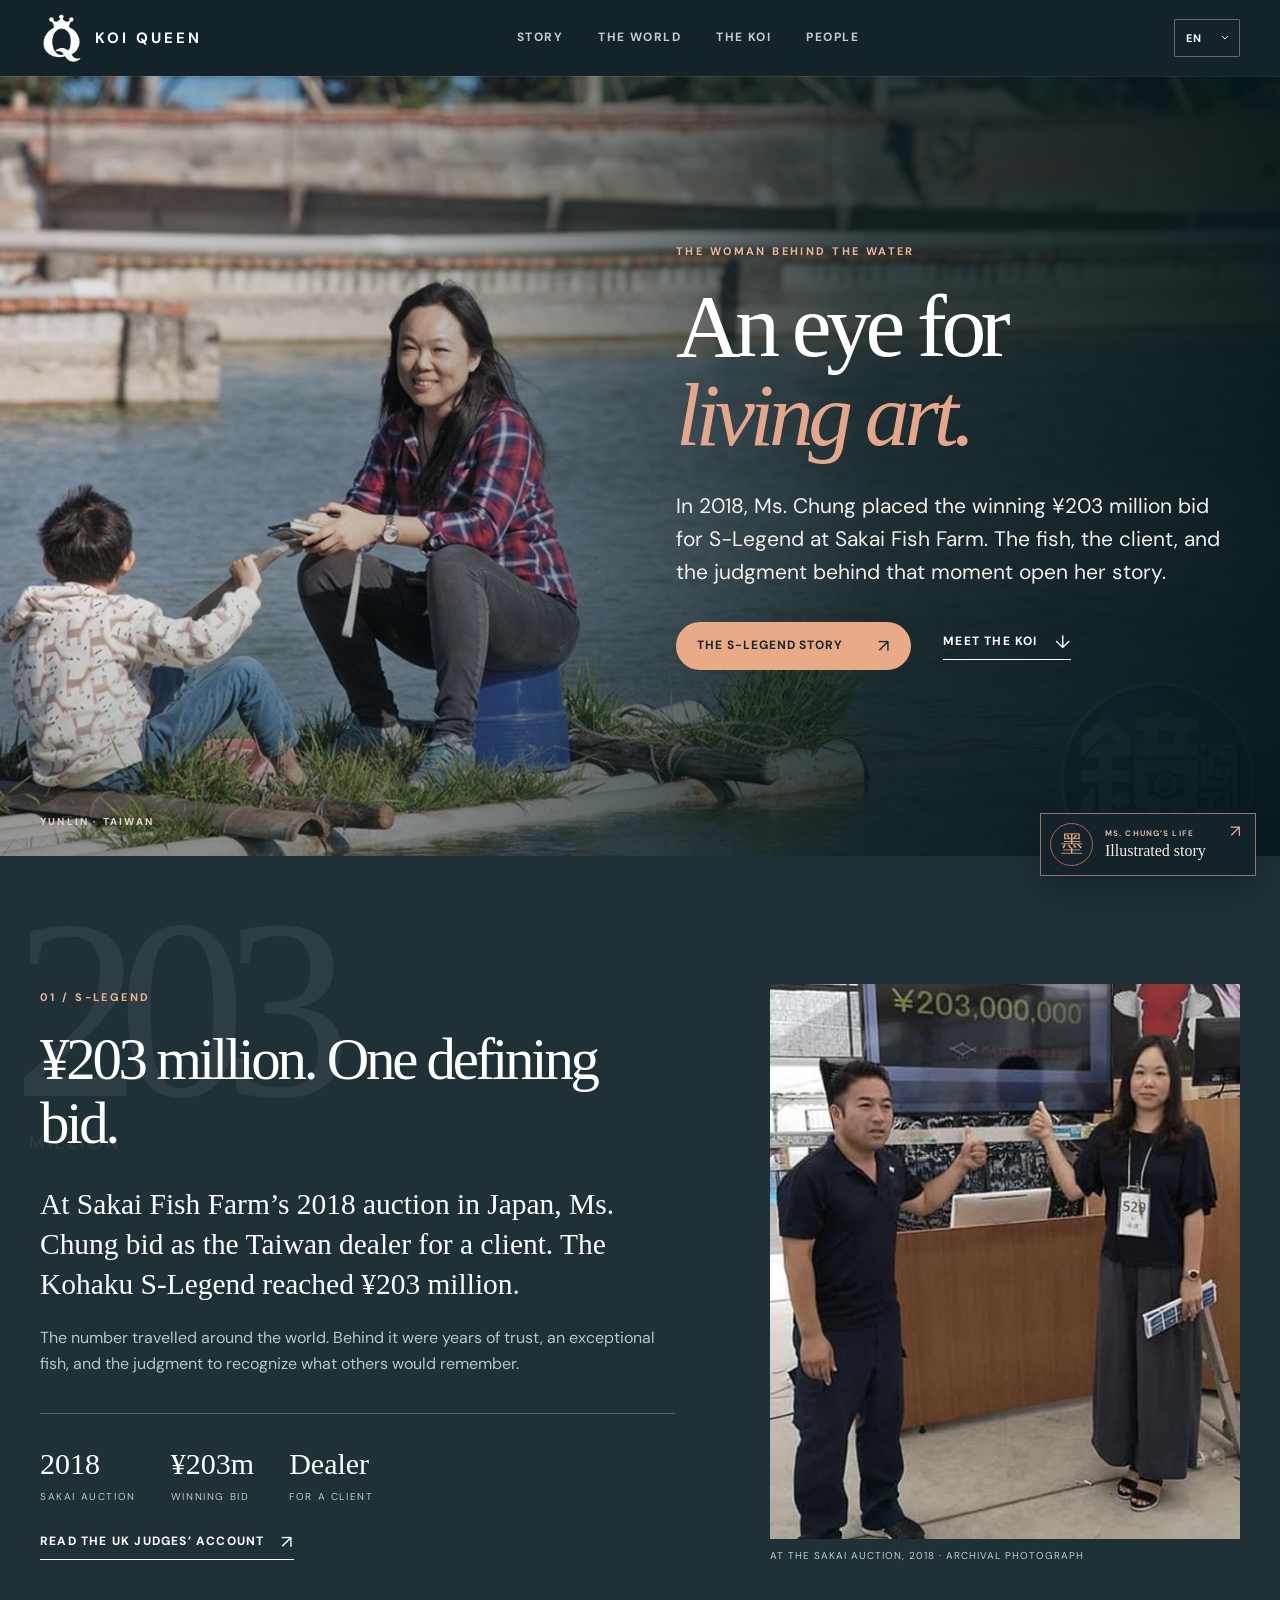
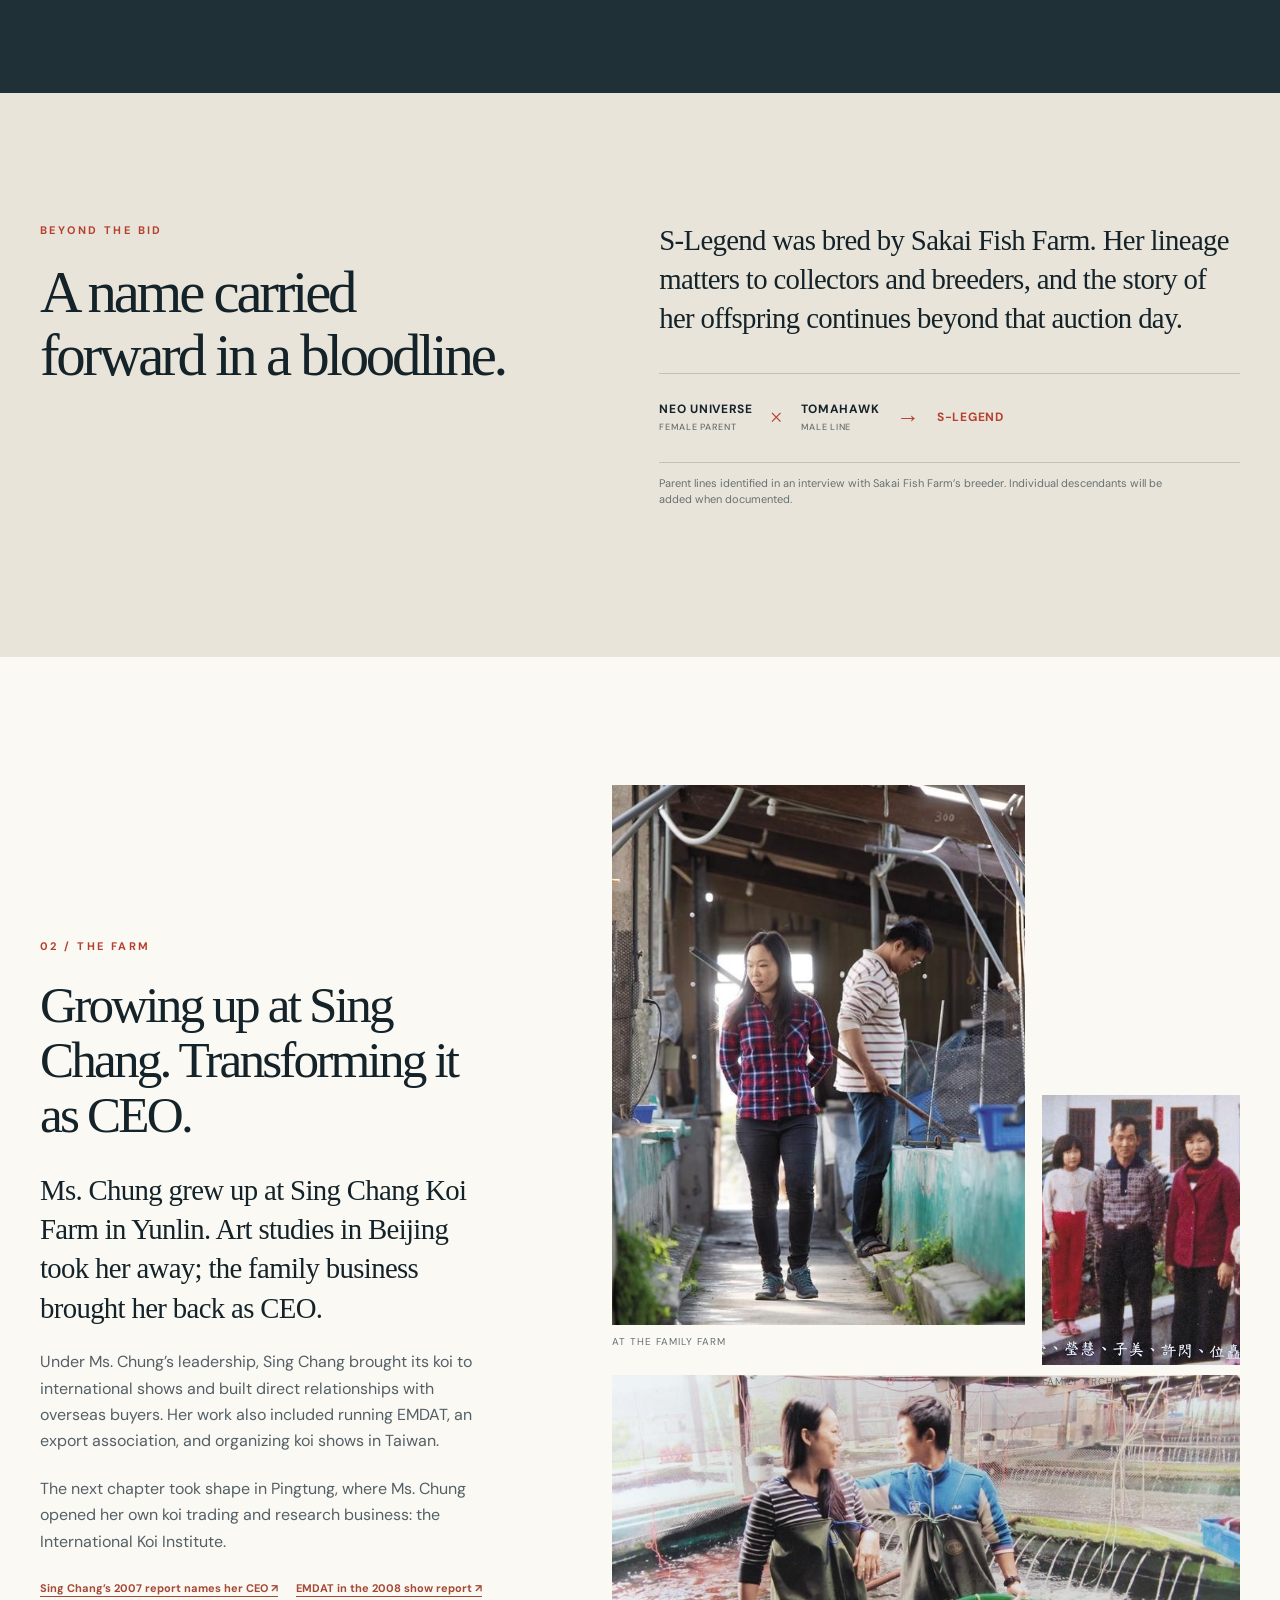
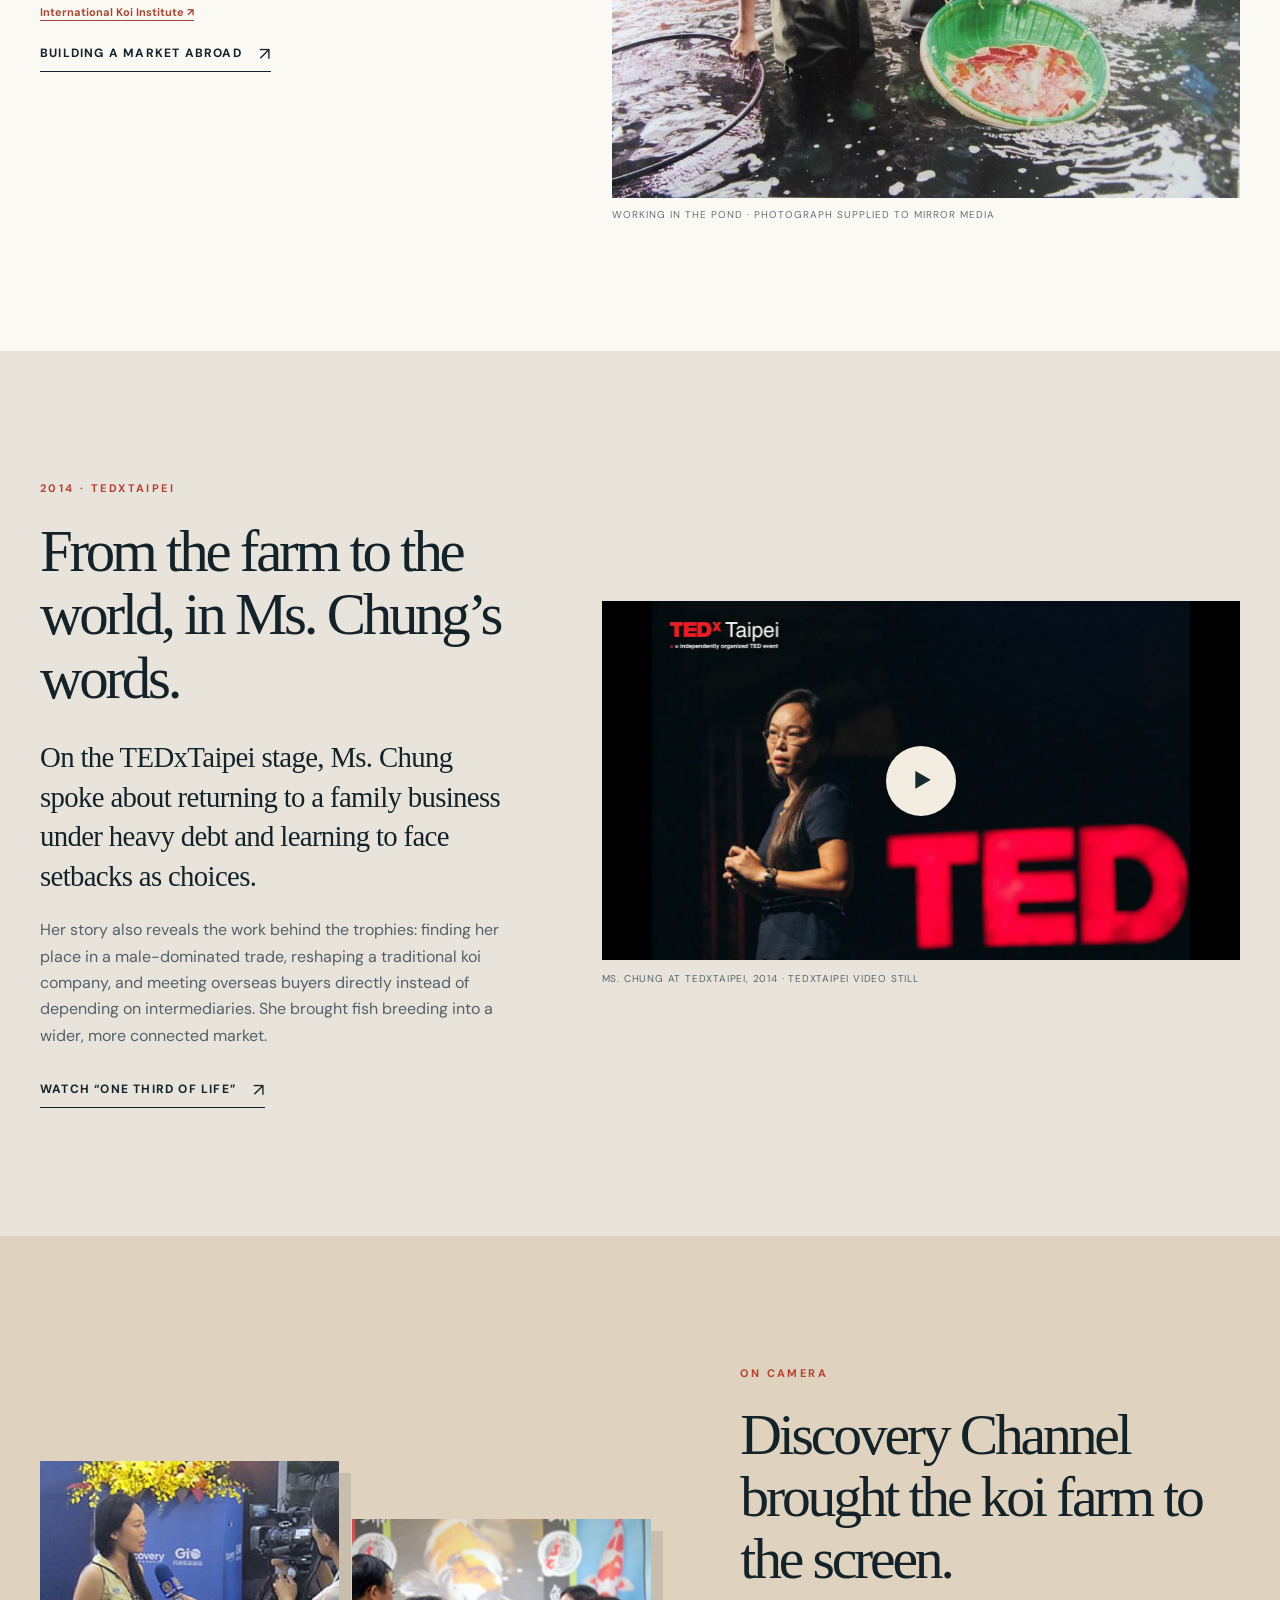
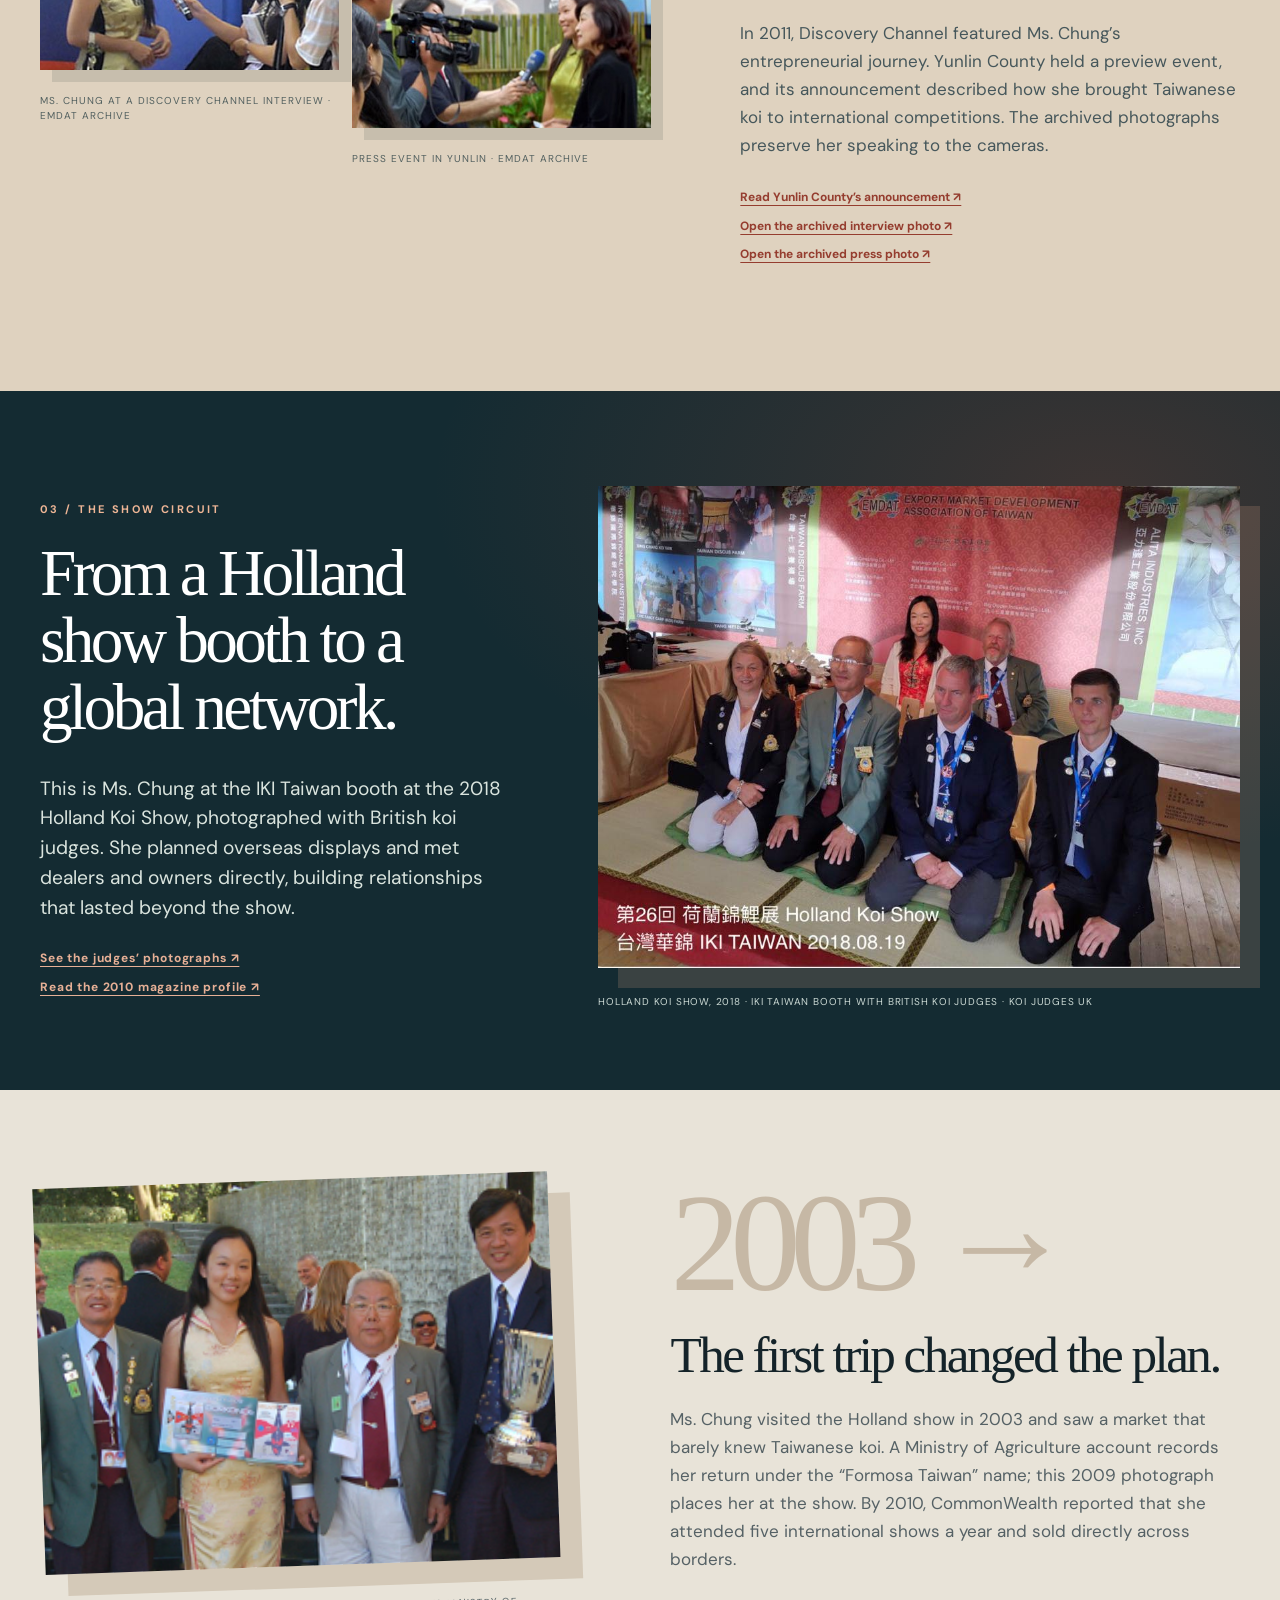
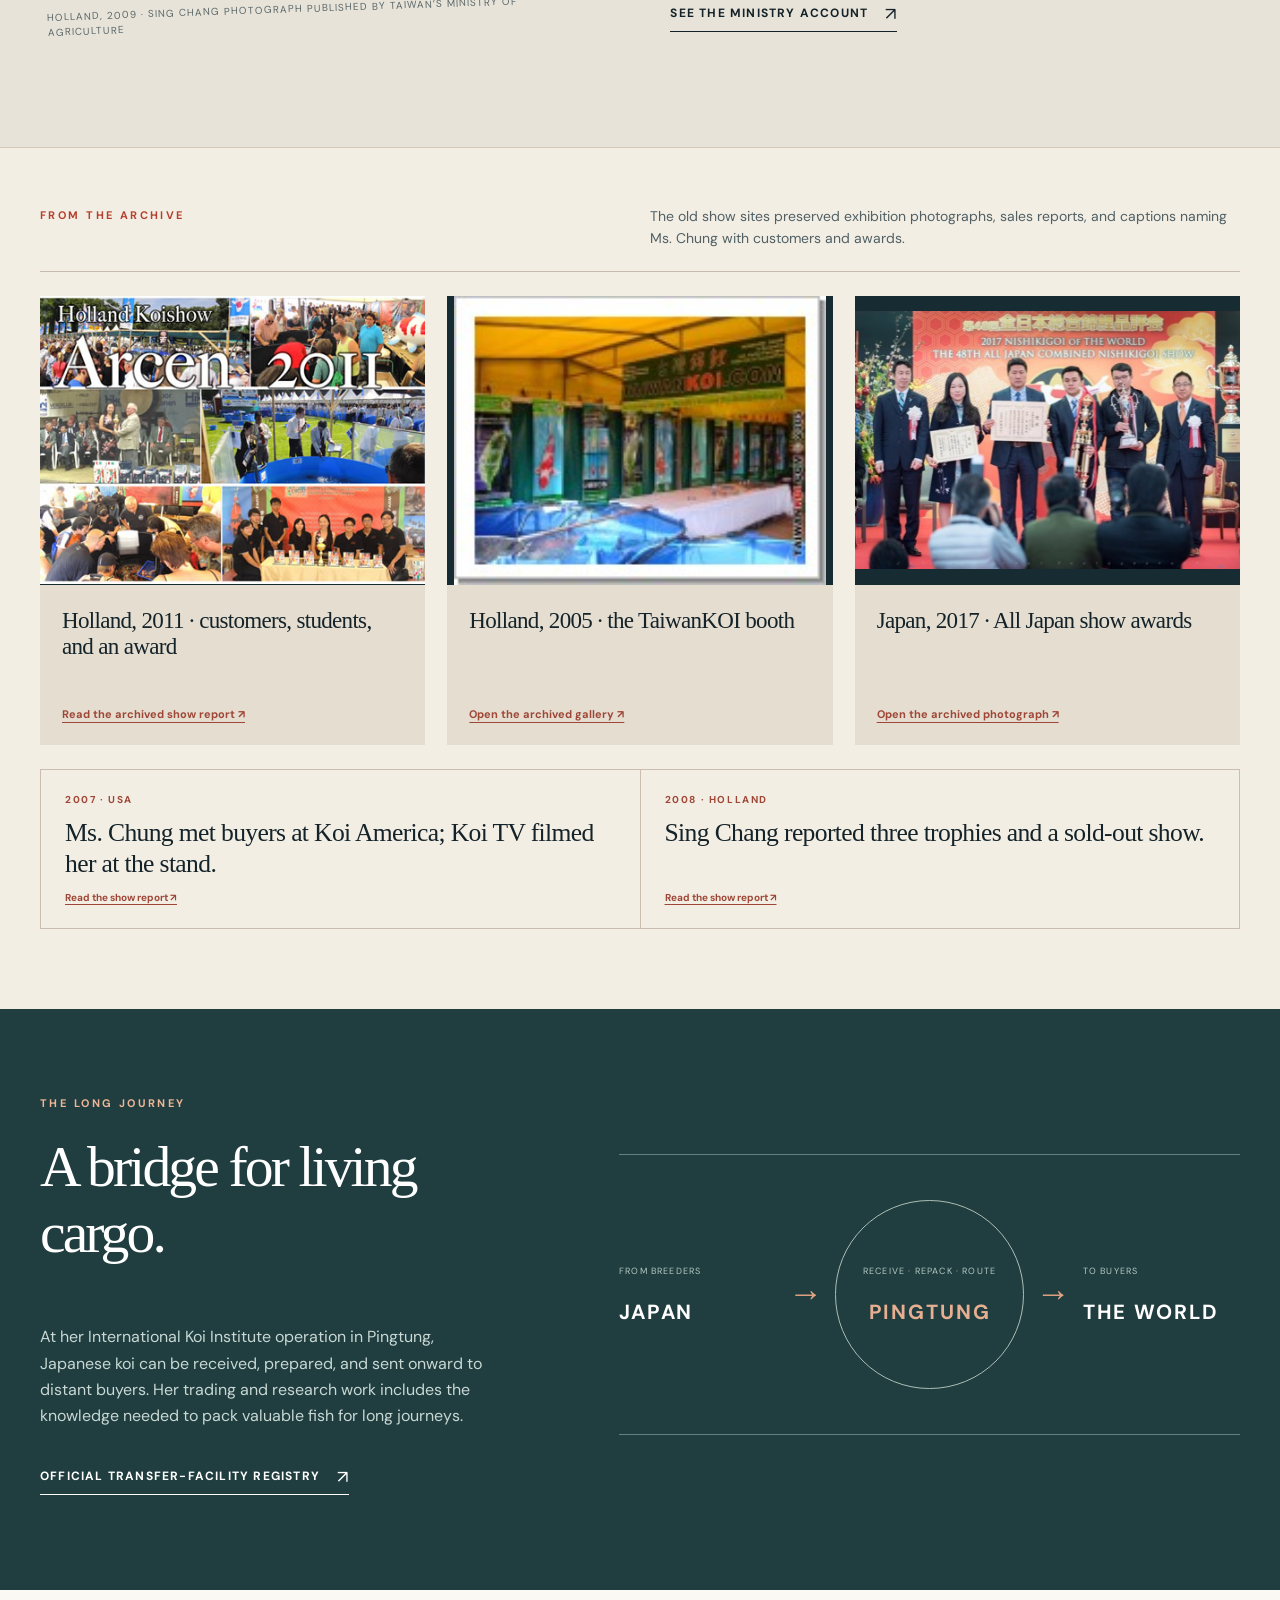
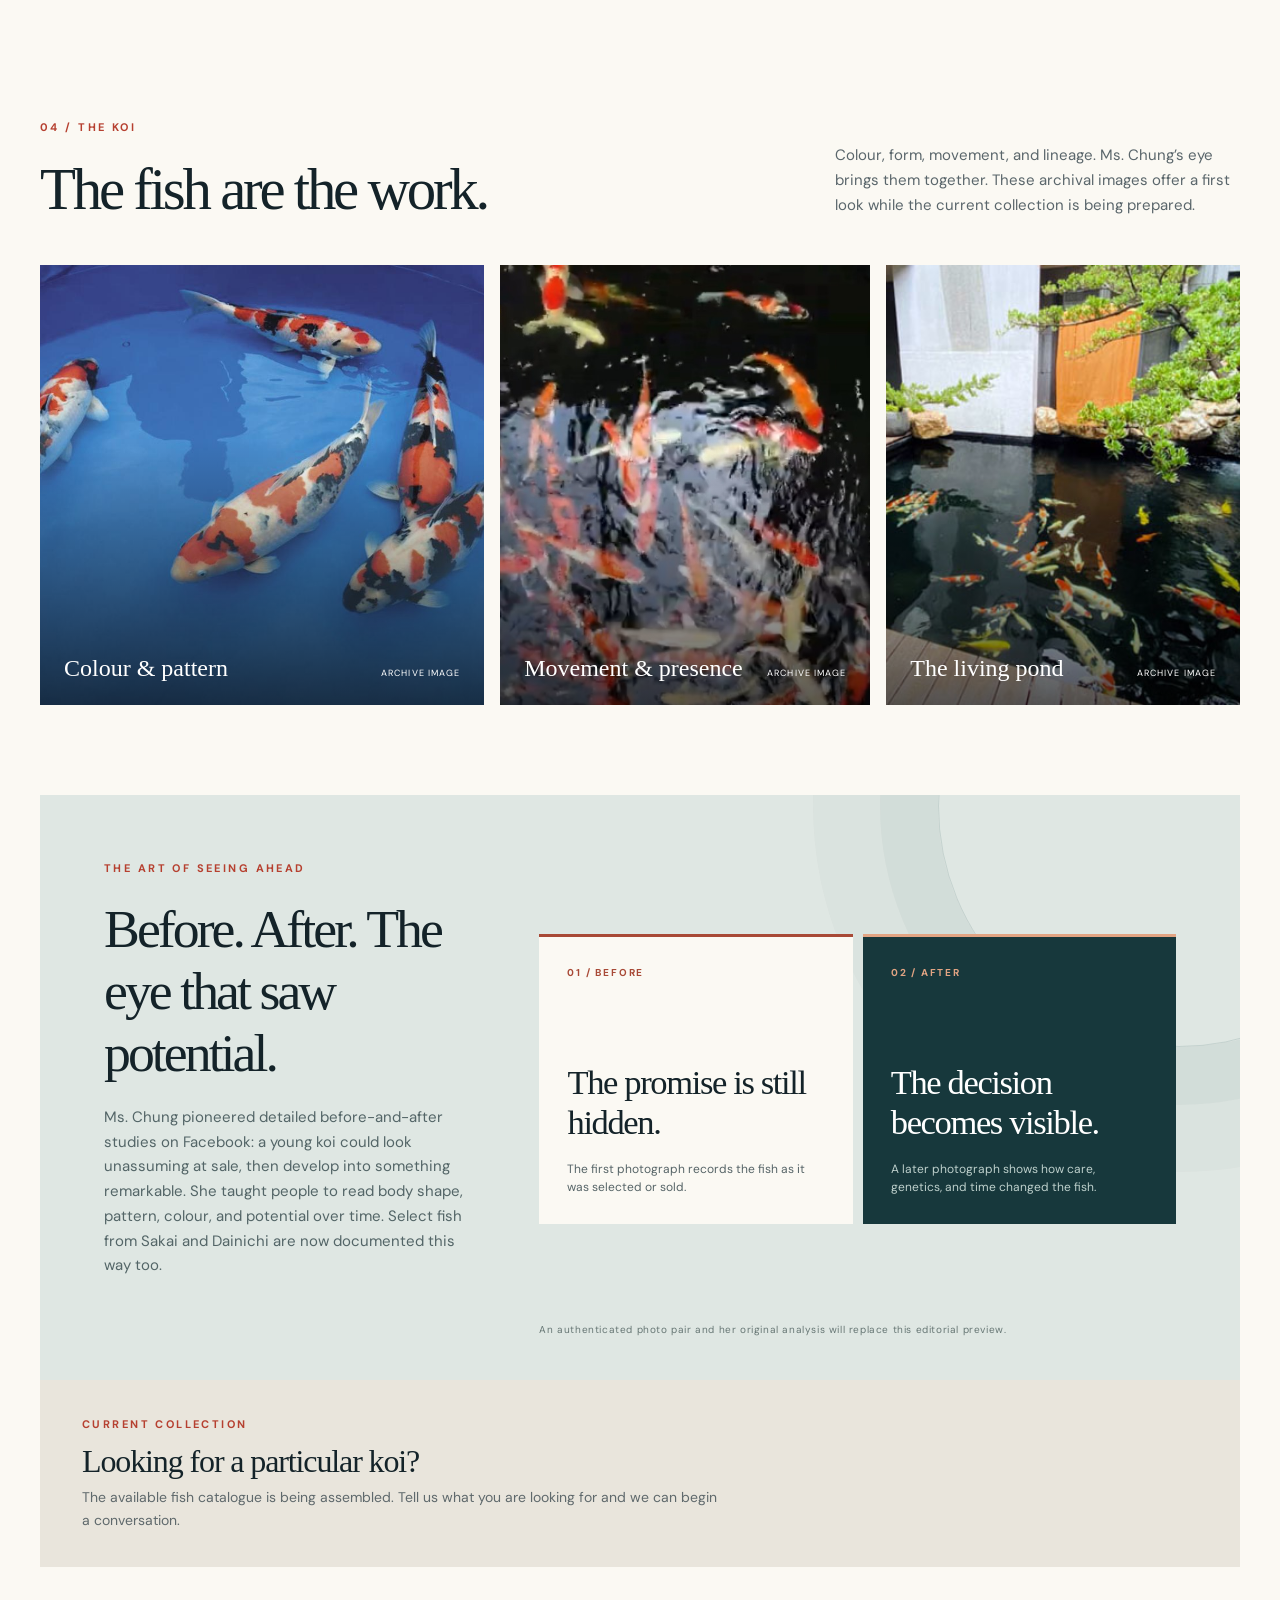
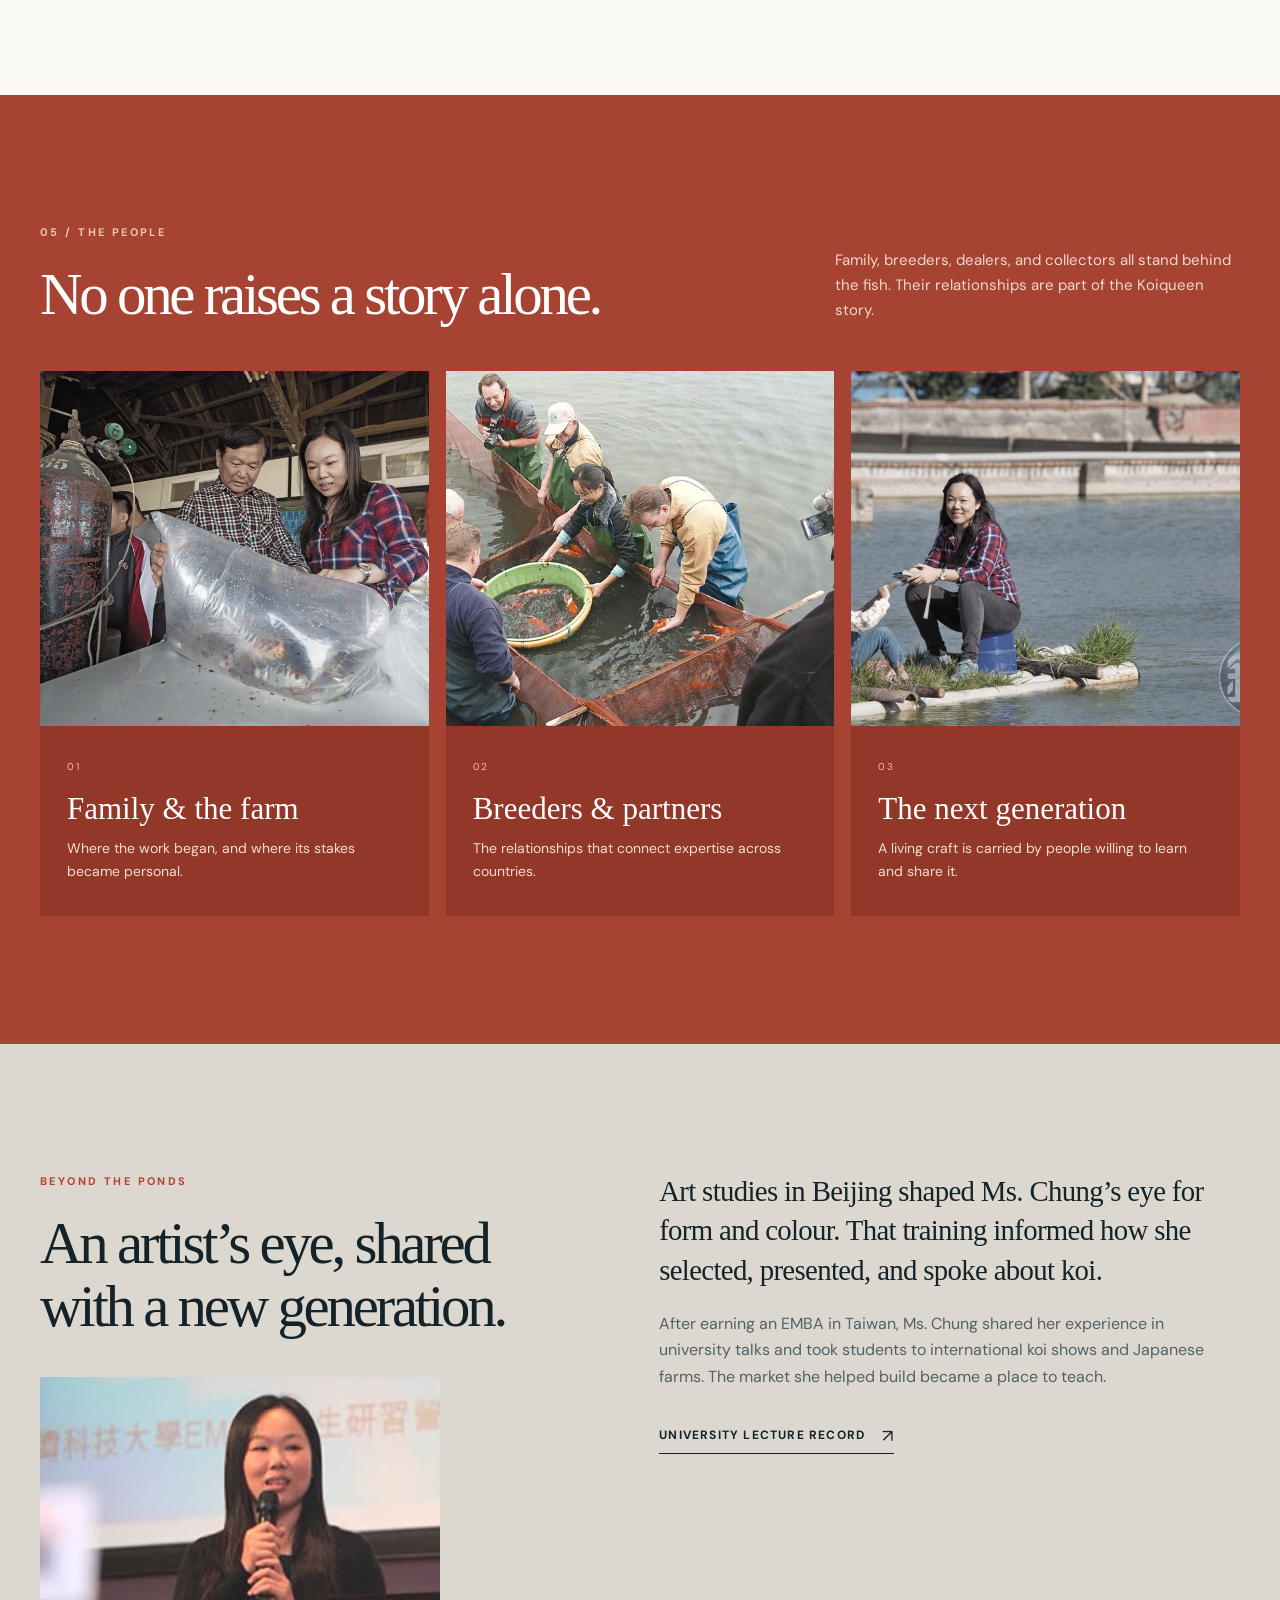
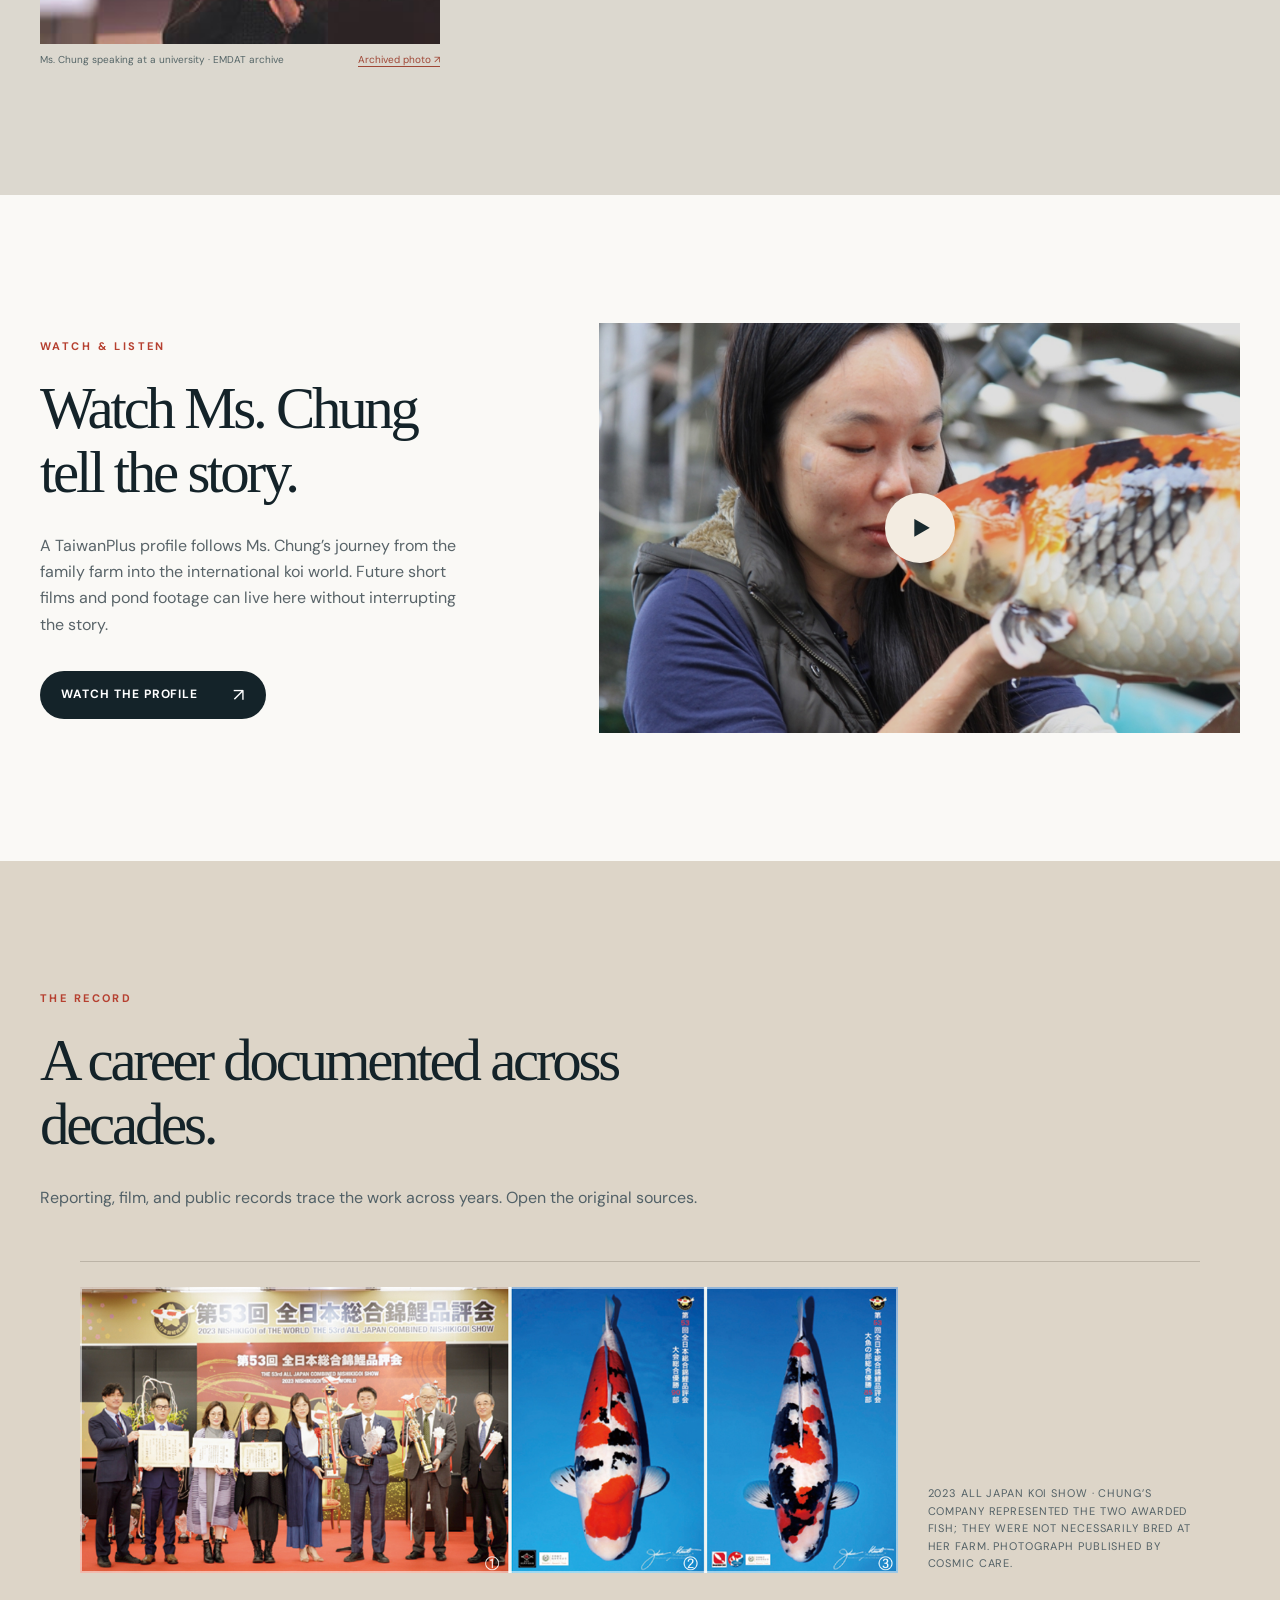
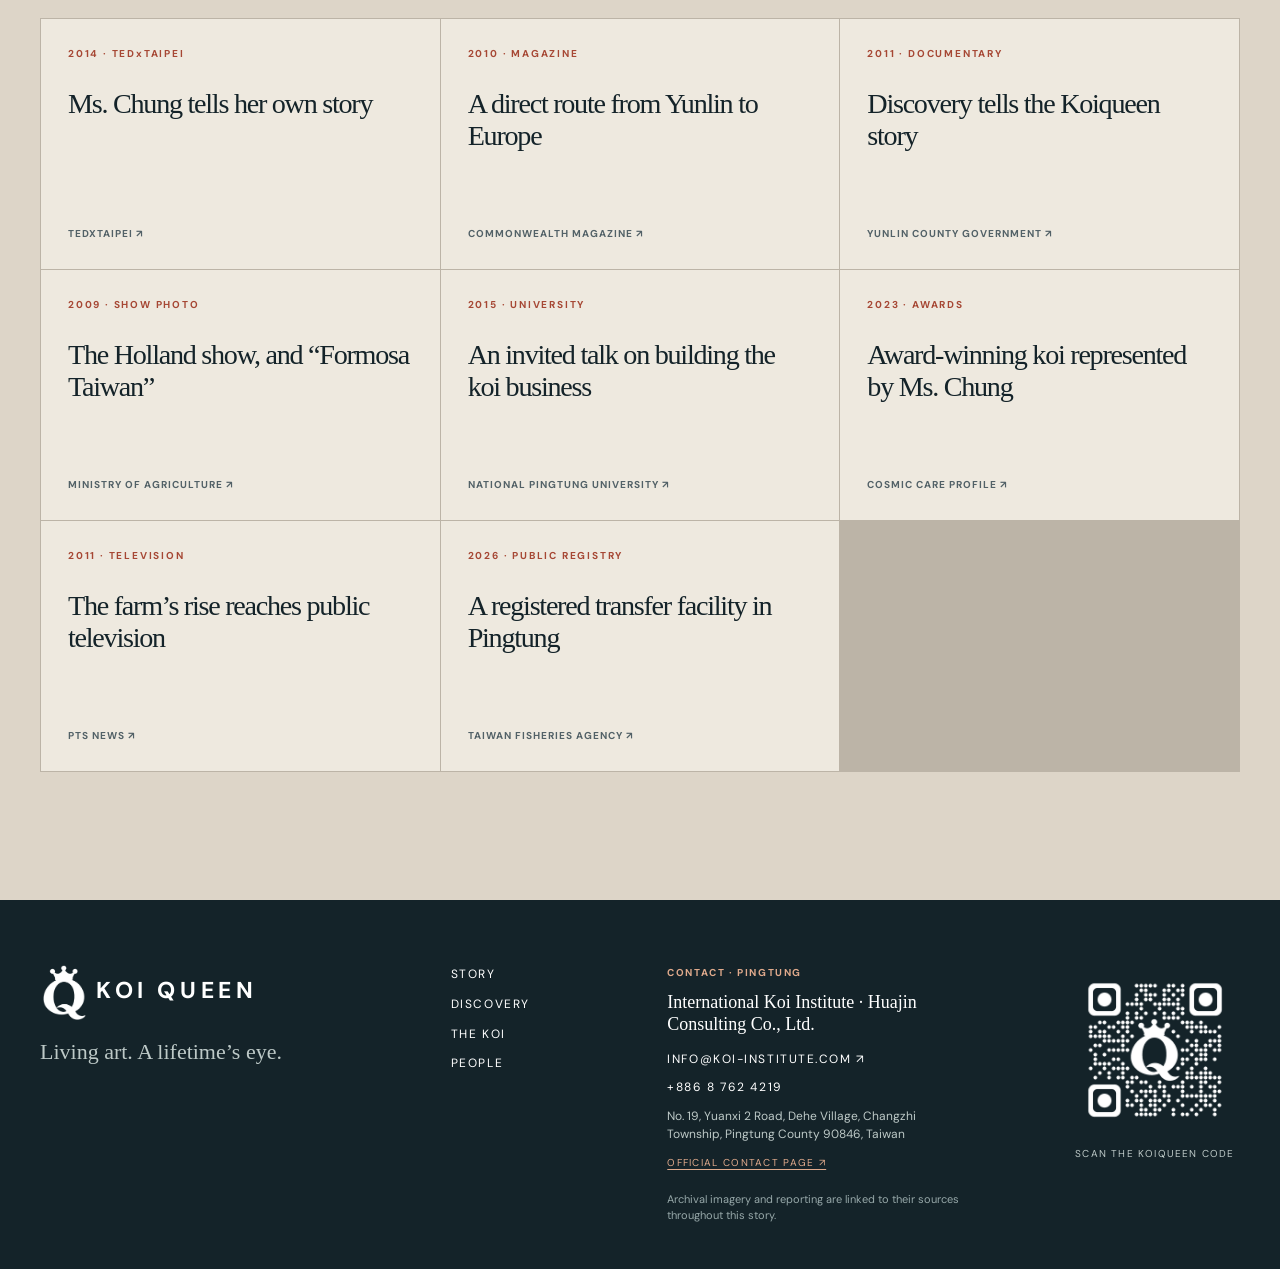
<file: index.html>
<!doctype html>
<html lang="en">
<head>
  <meta charset="utf-8">
  <meta name="viewport" content="width=device-width, initial-scale=1">
  <meta name="theme-color" content="#142329">
  <meta name="description" content="The life, eye, and koi of Ms. Chung.">
  <title>Koi Queen — Ms. Chung</title>
  <link rel="stylesheet" href="style.css?v=20261123a">
  <script src="script.js?v=20261123c" defer></script>
</head>
<body>
  <div class="progress" aria-hidden="true"><span id="progress-bar"></span></div>
  <header class="site-header">
    <a class="brand" href="#top" aria-label="Koi Queen home"><span class="brand-mark" aria-hidden="true"></span><span>KOI QUEEN</span></a>
    <nav class="main-nav" aria-label="Main navigation">
      <a href="#story" data-i18n="navStory">Story</a>
      <a href="#world" data-i18n="navWorld">The world</a>
      <a href="#koi" data-i18n="navKoi">The koi</a>
      <a href="#people" data-i18n="navPeople">People</a>
    </nav>
    <div class="header-actions">
      <label class="sr-only" for="language">Language</label>
      <select id="language" aria-label="Language"><option value="en">EN</option><option value="cn">簡體</option><option value="tw">繁體</option></select>
    </div>
  </header>

  <main id="top">
    <section class="hero" aria-labelledby="hero-title">
      <div class="hero-image" role="img" aria-label="Ms. Chung beside the ponds at her family farm"></div>
      <div class="hero-wash"></div>
      <div class="hero-content wrap">
        <p class="eyebrow light" data-i18n="heroEyebrow">THE WOMAN BEHIND THE WATER</p>
        <h1 id="hero-title"><span data-i18n="heroTitle1">An eye for</span><br><em data-i18n="heroTitle2">living art.</em></h1>
        <p class="hero-sub" data-i18n="heroSub">Ms. Chung turned a family inheritance into a life among the world’s finest koi. This is her story—and the people and fish at its heart.</p>
        <div class="hero-links"><a class="pill primary" href="#moment"><span data-i18n="heroStart">The S-Legend story</span><span aria-hidden="true">↗</span></a><a class="text-link light-link" href="#koi"><span data-i18n="heroKoi">Meet the koi</span><span aria-hidden="true">↓</span></a></div>
      </div>
      <div class="hero-bottom wrap"><span data-i18n="heroPlace">YUNLIN · TAIWAN</span><span data-i18n="heroScroll">SCROLL TO EXPLORE ↓</span></div>
    </section>

    <section class="moment section-pad" id="moment">
      <div class="wrap moment-grid">
        <div class="moment-number" aria-hidden="true">203<span>million</span></div>
        <div class="moment-copy">
          <p class="eyebrow light" data-i18n="momentLabel">01 / S-LEGEND</p>
          <h2 data-i18n="momentTitle">¥203 million. One defining bid.</h2>
          <p class="moment-lead" data-i18n="momentLead">At Sakai Fish Farm’s 2018 auction in Japan, Ms. Chung bid as the Taiwan dealer for a client. The Kohaku S-Legend reached ¥203 million.</p>
          <p data-i18n="momentBody">The number travelled around the world. Behind it were years of trust, an exceptional fish, and the judgment to recognize what others would remember.</p>
          <div class="moment-facts"><div><strong>2018</strong><span data-i18n="factAuction">Sakai auction</span></div><div><strong>¥203m</strong><span data-i18n="factBid">Winning bid</span></div><div><strong data-i18n="factRoleValue">Dealer</strong><span data-i18n="factRole">For a client</span></div></div>
          <a class="text-link light-link moment-source" href="https://koijudges.uk/s-legend/" target="_blank" rel="noopener noreferrer"><span data-i18n="momentSource">Read the UK judges’ account</span><span aria-hidden="true">↗</span></a>
        </div>
        <figure class="moment-photo"><img src="koiqueen-research-20261115/deliverables/originals/mikeshouts-01.jpg" alt="Ms. Chung at the auction beside the 203 million yen result" loading="lazy"><figcaption data-i18n="captionAuction">At the Sakai auction, 2018 · archival photograph</figcaption></figure>
      </div>
    </section>

    <section class="bloodline section-pad">
      <div class="wrap bloodline-grid">
        <div><p class="eyebrow" data-i18n="bloodLabel">BEYOND THE BID</p><h2 data-i18n="bloodTitle">A name carried forward in a bloodline.</h2></div>
        <div><p class="lead" data-i18n="bloodBody">S-Legend was bred by Sakai Fish Farm. Her lineage matters to collectors and breeders, and the story of her offspring continues beyond that auction day.</p><div class="lineage" aria-label="S-Legend parentage"><span>NEO UNIVERSE <small data-i18n="lineageMother">female parent</small></span><span class="lineage-cross">×</span><span>TOMAHAWK <small data-i18n="lineageFather">male line</small></span><span class="lineage-equal">→</span><strong>S-LEGEND</strong></div><p class="fine-note" data-i18n="bloodNote">Parent lines identified in an interview with Sakai Fish Farm’s breeder. Individual descendants will be added when documented.</p></div>
      </div>
    </section>

    <section class="intro section-pad" id="story">
      <div class="wrap intro-grid">
        <div class="intro-copy">
          <p class="eyebrow" data-i18n="storyLabel">02 / THE FARM</p>
          <h2 data-i18n="storyTitle">Growing up at Sing Chang.&nbsp;Transforming it as&nbsp;CEO.</h2>
          <p class="lead" data-i18n="storyLead">Ms. Chung grew up at Sing Chang Koi Farm in Yunlin. Art studies in Beijing took her away; the family business brought her back as CEO.</p>
          <p data-i18n="storyBody">Under Ms. Chung’s leadership, Sing Chang brought its koi to international shows and built direct relationships with overseas buyers. Her work also included running EMDAT, an export association, and organizing koi shows in Taiwan.</p>
          <p data-i18n="storyNextChapter">The next chapter took shape in Pingtung, where Ms. Chung opened her own koi trading and research business: the International Koi Institute.</p>
          <div class="story-sources"><a href="https://web.archive.org/web/20071203113808/http://www.sc-koi.com/index.php/en/home/koi_america_usa_2007" target="_blank" rel="noopener noreferrer" data-i18n="storySourceFarm">Sing Chang’s 2007 report names her CEO ↗</a><a href="https://web.archive.org/web/20081211024652/http://www.sc-koi.com/index.php/en/home/holland_koishow_2008" target="_blank" rel="noopener noreferrer" data-i18n="storySourceEMDAT">EMDAT in the 2008 show report ↗</a><a href="https://koi-institute.com/" target="_blank" rel="noopener noreferrer" data-i18n="storySourceIKI">International Koi Institute ↗</a></div>
          <a class="text-link" href="#world"><span data-i18n="storyNext">Building a market abroad</span><span aria-hidden="true">↗</span></a>
        </div>
        <div class="intro-gallery">
          <figure class="intro-photo main-photo"><img src="koiqueen-research-20261115/deliverables/originals/mirror-03.jpg" alt="Ms. Chung walking through a koi farm" loading="lazy"><figcaption data-i18n="captionFarm">At the family farm</figcaption></figure>
          <figure class="intro-photo small-photo"><img src="koiqueen-research-20261115/deliverables/originals/mirror-04.jpg" alt="Archival family portrait" loading="lazy"><figcaption data-i18n="captionFamily">Family archive</figcaption></figure>
          <figure class="intro-photo pond-photo"><img src="koiqueen-research-20261115/deliverables/originals/mirror-08.jpg" alt="Ms. Chung and a colleague standing in a koi pond with a basket of fish" loading="lazy"><figcaption data-i18n="captionPond">Working in the pond · photograph supplied to Mirror Media</figcaption></figure>
        </div>
      </div>
    </section>

    <section class="tedx section-pad" id="tedx" aria-labelledby="tedx-title">
      <div class="wrap tedx-grid">
        <div class="tedx-copy reveal">
          <p class="eyebrow" data-i18n="tedxLabel">2014 · TEDxTAIPEI</p>
          <h2 id="tedx-title" data-i18n="tedxTitle">From the farm to the world, in Ms. Chung’s words.</h2>
          <p class="lead" data-i18n="tedxLead">On the TEDxTaipei stage, Ms. Chung spoke about returning to a family business under heavy debt and learning to face setbacks as choices.</p>
          <p data-i18n="tedxBody">Her story also reveals the work behind the trophies: finding her place in a male-dominated trade, reshaping a traditional koi company, and meeting overseas buyers directly instead of depending on intermediaries. She brought fish breeding into a wider, more connected market.</p>
          <a class="text-link" href="https://www.youtube.com/watch?v=nbLiaIIh4NM" target="_blank" rel="noopener noreferrer"><span data-i18n="tedxAction">Watch “One Third of Life”</span><span aria-hidden="true">↗</span></a>
        </div>
        <figure class="tedx-figure reveal"><a href="https://www.youtube.com/watch?v=nbLiaIIh4NM" target="_blank" rel="noopener noreferrer" aria-label="Watch Ms. Chung at TEDxTaipei"><img src="koiqueen-research-20261115/tedx-media/nbLiaIIh4NM.jpg" alt="Ms. Chung speaking on the TEDxTaipei stage" loading="lazy"><span class="play" aria-hidden="true">▶</span></a><figcaption data-i18n="tedxCaption">Ms. Chung at TEDxTaipei, 2014 · TEDxTaipei video still</figcaption></figure>
      </div>
    </section>

    <section class="discovery section-pad" id="discovery" aria-labelledby="discovery-title"><div class="wrap discovery-grid"><div class="discovery-photos reveal"><figure><img src="koiqueen-research-20261115/photos/emdat-koiqueen-discovery-channel-410x288.jpg" alt="Ms. Chung being interviewed in front of a Discovery Channel backdrop" loading="lazy"><figcaption data-i18n="discoveryPhoto1">Ms. Chung at a Discovery Channel interview · EMDAT archive</figcaption></figure><figure><img src="koiqueen-research-20261115/photos/emdat-yingying-chung-press-conference-yunlin-410x288.jpg" alt="Ms. Chung speaking to reporters at a Yunlin press event" loading="lazy"><figcaption data-i18n="discoveryPhoto2">Press event in Yunlin · EMDAT archive</figcaption></figure></div><div class="discovery-copy reveal"><p class="eyebrow" data-i18n="reportLabel">ON CAMERA</p><h2 id="discovery-title" data-i18n="reportTitle">Discovery Channel brought the koi farm to the screen.</h2><p data-i18n="reportBody">In 2011, Discovery Channel featured Ms. Chung’s entrepreneurial journey. Yunlin County held a preview event, and its announcement described how she brought Taiwanese koi to international competitions. The archived photographs preserve her speaking to the cameras.</p><div class="discovery-links"><a href="https://agriculture.yunlin.gov.tw/News_Content.aspx?n=693&amp;s=206600" target="_blank" rel="noopener noreferrer" data-i18n="discoverySource">Read Yunlin County’s announcement ↗</a><a href="https://web.archive.org/web/20170522020737/http://emdat.org/images/slides/2main-410x288/koiqueen-discovery-channel-410x288.jpg" target="_blank" rel="noopener noreferrer" data-i18n="reportLink">Open the archived interview photo ↗</a><a href="https://web.archive.org/web/20170522020749/http://emdat.org/images/slides/2main-410x288/yingying-chung-press-conference-yunlin-410x288.jpg" target="_blank" rel="noopener noreferrer" data-i18n="discoveryPhotoLink">Open the archived press photo ↗</a></div></div></div></section>

    <section class="world" id="world" aria-labelledby="world-title">
      <div class="world-stage"><div class="wrap world-stage-layout"><div class="world-intro reveal"><p class="eyebrow light" data-i18n="worldLabel">03 / THE SHOW CIRCUIT</p><h2 id="world-title" data-i18n="worldTitle">From a Holland show booth to a global network.</h2><p data-i18n="worldLead">At the 2018 Holland Koi Show, Ms. Chung stood at the IKI Taiwan booth with British koi judges. Years earlier, she had begun taking fish to European shows and speaking directly with buyers. Those encounters shaped what she bred, how she presented it, and the partners she chose.</p><div class="world-links"><a href="https://koijudges.uk/s-legend/" target="_blank" rel="noopener noreferrer" data-i18n="worldLinkUK">See the judges’ photographs ↗</a><a href="https://www.cw.com.tw/article/5000480" target="_blank" rel="noopener noreferrer" data-i18n="worldLinkMagazine">Read the 2010 magazine profile ↗</a></div></div><figure class="world-stage-photo reveal"><img src="koiqueen-research-20261115/photos/uk-judges-2019.jpg" alt="Ms. Chung at the IKI Taiwan booth with British koi judges at the 2018 Holland Koi Show" loading="lazy"><figcaption data-i18n="worldStageCaption">Holland Koi Show, 2018 · IKI Taiwan booth and British koi judges · Koi Judges UK</figcaption></figure></div></div>
      <div class="world-proof wrap">
        <figure class="show-photo reveal"><img src="koiqueen-research-20261115/photos/moa-holland-2009.jpg" alt="Ms. Chung at the 2009 Holland koi show with fellow participants and a trophy" loading="lazy"><figcaption data-i18n="worldPhotoCaption">Holland, 2009 · Sing Chang photograph published by Taiwan’s Ministry of Agriculture</figcaption></figure>
        <div class="world-proof-copy reveal"><span class="chapter-year">2003 →</span><h3 data-i18n="worldProofTitle">The first trip changed the plan.</h3><p data-i18n="worldProofBody">Ms. Chung visited the Holland show in 2003 and saw a market that barely knew Taiwanese koi. A Ministry of Agriculture account records her return under the “Formosa Taiwan” name; this 2009 photograph places her at the show. By 2010, CommonWealth reported that she attended five international shows a year and sold directly across borders.</p><a class="text-link" href="https://kids.moa.gov.tw/view.php?func=knowledge&amp;subfunc=article&amp;pid=30&amp;id=162" target="_blank" rel="noopener noreferrer"><span data-i18n="worldSource">See the Ministry account</span><span aria-hidden="true">↗</span></a></div>
      </div>
      <div class="archive-band"><div class="wrap"><div class="archive-band-head"><p class="eyebrow" data-i18n="archiveLabel">FROM THE ARCHIVE</p><p data-i18n="archiveIntro">The old show sites preserved exhibition photographs, sales reports, and captions naming Ms. Chung with customers and awards.</p></div><div class="archive-pair"><figure><img src="koiqueen-research-20261115/photos/sc-koi-holland-2011-collage.jpg" alt="Sing Chang collage from the 2011 Holland Koi Show, showing booths, visitors, and an award ceremony" loading="lazy"><figcaption><strong data-i18n="archive2011">Holland, 2011 · customers, students, and an award</strong><a href="https://web.archive.org/web/20120213141253/http://www.sc-koi.com/index.php/en/home/holland_koishow_2011" target="_blank" rel="noopener noreferrer" data-i18n="archive2011Link">Read the archived show report ↗</a></figcaption></figure><figure><img src="koiqueen-research-20261115/photos/archive-holland-2005-TaiwanKoi-in-Holland-2005-640-14.jpg" alt="The TaiwanKOI booth at the 2005 Holland Koi Show" loading="lazy"><figcaption><strong data-i18n="archiveBooth">Holland, 2005 · the TaiwanKOI booth</strong><a href="https://web.archive.org/web/20060613033354/http://www.taiwankoi.com/PHOTOS/Taiwankoi%20Exhibitions/Holland%20Koishow%202005/index.php" target="_blank" rel="noopener noreferrer" data-i18n="archiveBoothLink">Open the archived gallery ↗</a></figcaption></figure><figure><img src="koiqueen-research-20261115/photos/emdat-awards-IMG_9561.JPG" alt="Six people on stage at the 2017 All Japan Combined Nishikigoi Show awards" loading="lazy"><figcaption><strong data-i18n="archiveAward">Japan, 2017 · All Japan show awards</strong><a href="https://web.archive.org/web/20170522020714/http://emdat.org/images/slides/2main-410x288/awards-IMG_9561.JPG" target="_blank" rel="noopener noreferrer" data-i18n="archiveAwardLink">Open the archived photograph ↗</a></figcaption></figure></div><div class="archive-notes"><a href="https://web.archive.org/web/20071203113808/http://www.sc-koi.com/index.php/en/home/koi_america_usa_2007" target="_blank" rel="noopener noreferrer"><span>2007 · USA</span><strong data-i18n="archiveUSA">Ms. Chung met buyers at Koi America; Koi TV filmed her at the stand.</strong><small data-i18n="archiveRead">Read the show report ↗</small></a><a href="https://web.archive.org/web/20081211024652/http://www.sc-koi.com/index.php/en/home/holland_koishow_2008" target="_blank" rel="noopener noreferrer"><span>2008 · HOLLAND</span><strong data-i18n="archive2008">Sing Chang reported three trophies and a sold-out show.</strong><small data-i18n="archiveRead">Read the show report ↗</small></a></div></div></div>
      <div class="route-band"><div class="wrap route-grid"><div class="reveal"><p class="eyebrow light" data-i18n="routeLabel">THE LONG JOURNEY</p><h3 data-i18n="routeTitle">A bridge for living cargo.</h3><p data-i18n="routeBody">At her Pingtung trans-shipment hub, Japanese koi can be received, prepared, and sent onward to distant buyers. For routes where timing and cost make sense, her expertise in packing fish for long journeys becomes part of protecting the value of the fish itself.</p><a class="text-link light-link" href="https://www.fa.gov.tw/view.php?id=199&amp;subtheme=&amp;theme=Announcement_Info" target="_blank" rel="noopener noreferrer"><span data-i18n="routeSource">Official transfer-facility registry</span><span aria-hidden="true">↗</span></a></div><div class="route-diagram reveal" aria-label="Japan to Pingtung to the world"><div><small data-i18n="routeFrom">FROM BREEDERS</small><strong data-i18n="routeJapan">JAPAN</strong></div><span aria-hidden="true">→</span><div class="route-center"><small data-i18n="routeCare">RECEIVE · REPACK · ROUTE</small><strong data-i18n="routePingtung">PINGTUNG</strong></div><span aria-hidden="true">→</span><div><small data-i18n="routeBeyond">TO BUYERS</small><strong data-i18n="routeWorld">THE WORLD</strong></div></div></div></div>
    </section>

    <section class="koi section-pad" id="koi">
      <div class="wrap">
        <div class="section-head"><div><p class="eyebrow" data-i18n="koiLabel">04 / THE KOI</p><h2 data-i18n="koiTitle">The fish are the work.</h2></div><p data-i18n="koiIntro">Colour, form, movement, and lineage. Ms. Chung’s eye brings them together. These archival images offer a first look while the current collection is being prepared.</p></div>
        <div class="koi-grid">
          <figure class="koi-card koi-card-a"><img src="koiqueen-research-20261115/deliverables/originals/mirror-05.jpg" alt="Koi swimming in a blue pond" loading="lazy"><figcaption><span data-i18n="koiStudy1">Colour & pattern</span><small data-i18n="archivePhoto">ARCHIVE IMAGE</small></figcaption></figure>
          <figure class="koi-card koi-card-b"><img src="koiqueen-research-20261115/deliverables/originals/ebc-01.jpg" alt="Koi moving through dark water" loading="lazy"><figcaption><span data-i18n="koiStudy2">Movement & presence</span><small data-i18n="archivePhoto">ARCHIVE IMAGE</small></figcaption></figure>
          <figure class="koi-card koi-card-c"><img src="koiqueen-research-20261115/deliverables/originals/ct-02.jpg" alt="Koi swimming in a garden pond" loading="lazy"><figcaption><span data-i18n="koiStudy3">The living pond</span><small data-i18n="archivePhoto">ARCHIVE IMAGE</small></figcaption></figure>
        </div>
        <div class="development reveal"><div class="development-head"><p class="eyebrow" data-i18n="developmentLabel">THE ART OF SEEING AHEAD</p><h3 data-i18n="developmentTitle">Before. After. The eye that saw potential.</h3><p data-i18n="developmentIntro">Ms. Chung pioneered detailed before-and-after studies on Facebook: a young koi could look unassuming at sale, then develop into something remarkable. She taught people to read body shape, pattern, colour, and potential over time. Select fish from Sakai and Dainichi are now documented this way too.</p></div><div class="development-pair"><div><span>01 / BEFORE</span><strong data-i18n="developmentBefore">The promise is still hidden.</strong><p data-i18n="developmentBeforeBody">The first photograph records the fish as it was selected or sold.</p></div><div><span>02 / AFTER</span><strong data-i18n="developmentAfter">The decision becomes visible.</strong><p data-i18n="developmentAfterBody">A later photograph shows how care, genetics, and time changed the fish.</p></div></div><p class="development-note" data-i18n="developmentNote">An authenticated photo pair and her original analysis will replace this editorial preview.</p></div>
        <div class="collection-cta"><div><p class="eyebrow" data-i18n="collectionLabel">CURRENT COLLECTION</p><h3 data-i18n="collectionTitle">Looking for a particular koi?</h3><p data-i18n="collectionBody">The available fish catalogue is being assembled. Tell us what you are looking for and we can begin a conversation.</p></div></div>
      </div>
    </section>

    <section class="people section-pad" id="people">
      <div class="wrap"><div class="section-head"><div><p class="eyebrow light" data-i18n="peopleLabel">05 / THE PEOPLE</p><h2 data-i18n="peopleTitle">No one raises a story alone.</h2></div><p data-i18n="peopleIntro">Family, breeders, dealers, and collectors all stand behind the fish. Their relationships are part of the Koiqueen story.</p></div>
        <div class="people-grid"><article class="person-card"><img src="koiqueen-research-20261115/deliverables/originals/mirror-06.jpg" alt="Ms. Chung and her father working at the farm" loading="lazy"><div><span>01</span><h3 data-i18n="peopleFamily">Family & the farm</h3><p data-i18n="peopleFamilyBody">Where the work began, and where its stakes became personal.</p></div></article><article class="person-card"><img src="koiqueen-research-20261115/photos/udn-01.jpg" alt="People examining koi together at a pond" loading="lazy"><div><span>02</span><h3 data-i18n="peopleBreeders">Breeders & partners</h3><p data-i18n="peopleBreedersBody">The relationships that connect expertise across countries.</p></div></article><article class="person-card"><img src="koiqueen-research-20261115/deliverables/originals/mirror-01.jpg" alt="Ms. Chung with a child by a pond" loading="lazy"><div><span>03</span><h3 data-i18n="peopleNext">The next generation</h3><p data-i18n="peopleNextBody">A living craft is carried by people willing to learn and share it.</p></div></article></div>
      </div>
    </section>

    <section class="learning section-pad" id="learning"><div class="wrap learning-grid"><div class="reveal"><p class="eyebrow" data-i18n="learnLabel">BEYOND THE PONDS</p><h2 data-i18n="learnTitle">An artist’s eye, shared with a new generation.</h2><figure class="learning-archive"><img src="koiqueen-research-20261115/photos/emdat-university-lecture.jpg" alt="Ms. Chung speaking at a university lecture" loading="lazy"><figcaption><span data-i18n="learnPhotoCaption">Ms. Chung speaking at a university · EMDAT archive</span><a href="https://web.archive.org/web/20170522020900/http://emdat.org/images/slides/main1-300x200/yingying-chung-university-lecture-300x200.jpg" target="_blank" rel="noopener noreferrer" data-i18n="learnPhotoLink">Archived photo ↗</a></figcaption></figure></div><div class="reveal"><p class="lead" data-i18n="learnLead">She studied art in Beijing before returning to the farm. That eye for form and colour became part of how she selected, presented, and spoke about koi.</p><p data-i18n="learnBody">She later earned an EMBA in Taiwan and shared what she learned in university talks. She also took students to see international koi shows and Japanese farms: the market she built became something she could teach.</p><a class="text-link" href="https://ceduai2.nptu.edu.tw/var/file/54/1054/img/426274536.pdf" target="_blank" rel="noopener noreferrer"><span data-i18n="learnSource">University lecture record</span><span aria-hidden="true">↗</span></a></div></div></section>

    <section class="watch section-pad"><div class="wrap watch-grid"><div><p class="eyebrow" data-i18n="watchLabel">WATCH & LISTEN</p><h2 data-i18n="watchTitle">Watch Ms. Chung tell the story.</h2><p data-i18n="watchBody">A TaiwanPlus profile follows Ms. Chung’s journey from the family farm into the international koi world. Future short films and pond footage can live here without interrupting the story.</p><a class="pill dark" href="https://www.taiwanplus.com/shows/lifestyle/culture/492/in-her-shoes/s1/250325019/how-this-award-winning-koi-fish-dealer-reached-the-top-in-her-shoes-ep11" target="_blank" rel="noopener noreferrer"><span data-i18n="watchAction">Watch the profile</span><span aria-hidden="true">↗</span></a></div><a class="watch-image" href="https://www.taiwanplus.com/shows/lifestyle/culture/492/in-her-shoes/s1/250325019/how-this-award-winning-koi-fish-dealer-reached-the-top-in-her-shoes-ep11" target="_blank" rel="noopener noreferrer" aria-label="Watch the TaiwanPlus profile"><img src="koiqueen-research-20261115/discovery-taiwanplus-poster.jpg" alt="Ms. Chung examining a koi in a documentary still" loading="lazy"><span class="play" aria-hidden="true">▶</span></a></div></section>
    <section class="evidence section-pad" id="evidence"><div class="wrap"><div class="evidence-head reveal"><p class="eyebrow" data-i18n="evidenceLabel">THE RECORD</p><h2 data-i18n="evidenceTitle">A career documented across decades.</h2><p data-i18n="evidenceIntro">Reporting, film, and public records trace the work across years. Open the original sources.</p></div><figure class="evidence-feature reveal"><img src="koiqueen-research-20261115/photos/cosmic-holland-report.jpg" alt="Ms. Chung among representatives at the 2023 All Japan koi show award ceremony, alongside images of two winning koi" loading="lazy"><figcaption data-i18n="evidenceFeature">2023 All Japan Koi Show · Chung’s company represented the two awarded fish; they were not necessarily bred at her farm. Photograph published by Cosmic Care.</figcaption></figure><div class="evidence-grid">
      <a href="https://www.youtube.com/watch?v=nbLiaIIh4NM" target="_blank" rel="noopener noreferrer"><span>2014 · TEDxTAIPEI</span><h3 data-i18n="evTedx">Ms. Chung tells her own story</h3><small>TEDxTaipei ↗</small></a>
      <a href="https://www.cw.com.tw/article/5000480" target="_blank" rel="noopener noreferrer"><span>2010 · MAGAZINE</span><h3 data-i18n="ev1">A direct route from Yunlin to Europe</h3><small>CommonWealth Magazine ↗</small></a>
      <a href="https://agriculture.yunlin.gov.tw/News_Content.aspx?n=693&amp;s=206600" target="_blank" rel="noopener noreferrer"><span>2011 · DOCUMENTARY</span><h3 data-i18n="ev2">Discovery tells the Koiqueen story</h3><small>Yunlin County Government ↗</small></a>
      <a href="https://kids.moa.gov.tw/view.php?func=knowledge&amp;subfunc=article&amp;pid=30&amp;id=162" target="_blank" rel="noopener noreferrer"><span>2009 · SHOW PHOTO</span><h3 data-i18n="ev3">The Holland show, and “Formosa Taiwan”</h3><small>Ministry of Agriculture ↗</small></a>
      <a href="https://ceduai2.nptu.edu.tw/var/file/54/1054/img/426274536.pdf" target="_blank" rel="noopener noreferrer"><span>2015 · UNIVERSITY</span><h3 data-i18n="ev4">An invited talk on building the koi business</h3><small>National Pingtung University ↗</small></a>
      <a href="https://www.cosmiccare.org/SupportDedication/Detail/05a2100f-c52f-4c84-bf15-275ad4355f98" target="_blank" rel="noopener noreferrer"><span>2023 · AWARDS</span><h3 data-i18n="ev5">Award-winning koi represented by Ms. Chung</h3><small>Cosmic Care profile ↗</small></a>
      <a href="https://news.pts.org.tw/article/151033" target="_blank" rel="noopener noreferrer"><span>2011 · TELEVISION</span><h3 data-i18n="ev6">The farm’s rise reaches public television</h3><small>PTS News ↗</small></a>
      <a href="https://www.fa.gov.tw/view.php?id=199&amp;subtheme=&amp;theme=Announcement_Info" target="_blank" rel="noopener noreferrer"><span>2026 · PUBLIC REGISTRY</span><h3 data-i18n="ev7">A registered transfer facility in Pingtung</h3><small>Taiwan Fisheries Agency ↗</small></a>
    </div></div></section>
  </main>
  <footer><div class="wrap footer-grid"><div><div class="footer-brand"><span class="footer-logo" aria-hidden="true"></span>KOI QUEEN</div><p data-i18n="footerLine">Living art. A lifetime’s eye.</p></div><div><a href="#story" data-i18n="navStory">Story</a><a href="#discovery" data-i18n="footerDiscovery">Discovery</a><a href="#koi" data-i18n="navKoi">The koi</a><a href="#people" data-i18n="navPeople">People</a></div><div class="footer-contact"><span data-i18n="footerContactLabel">CONTACT · PINGTUNG</span><strong data-i18n="footerCompany">International Koi Institute · Huajin Consulting Co., Ltd.</strong><a href="mailto:info@koi-institute.com">info@koi-institute.com ↗</a><a href="tel:+88687624219">+886 8 762 4219</a><address data-i18n="footerAddress">No. 19, Yuanxi 2 Road, Dehe Village, Changzhi Township, Pingtung County 90846, Taiwan</address><a class="footer-source" href="https://koi-institute.com/about/" target="_blank" rel="noopener noreferrer" data-i18n="footerContactSource">Official contact page ↗</a><small data-i18n="footerCredit">Archival imagery and reporting are linked to their sources throughout this story.</small></div><div class="footer-qr"><img src="assets/koiqueen-qr.png" alt="Koiqueen QR code"><span data-i18n="footerQR">Scan the Koiqueen code</span></div></div></footer>
  <a class="story-float" href="/story/"><span class="story-float-mark" aria-hidden="true">墨</span><span class="story-float-copy"><small data-i18n="storyFloatKicker">MS. CHUNG’S LIFE</small><strong data-i18n="storyFloatLabel">Illustrated story</strong></span><span class="story-float-arrow" aria-hidden="true">↗</span></a>
</body>
</html>
</file>
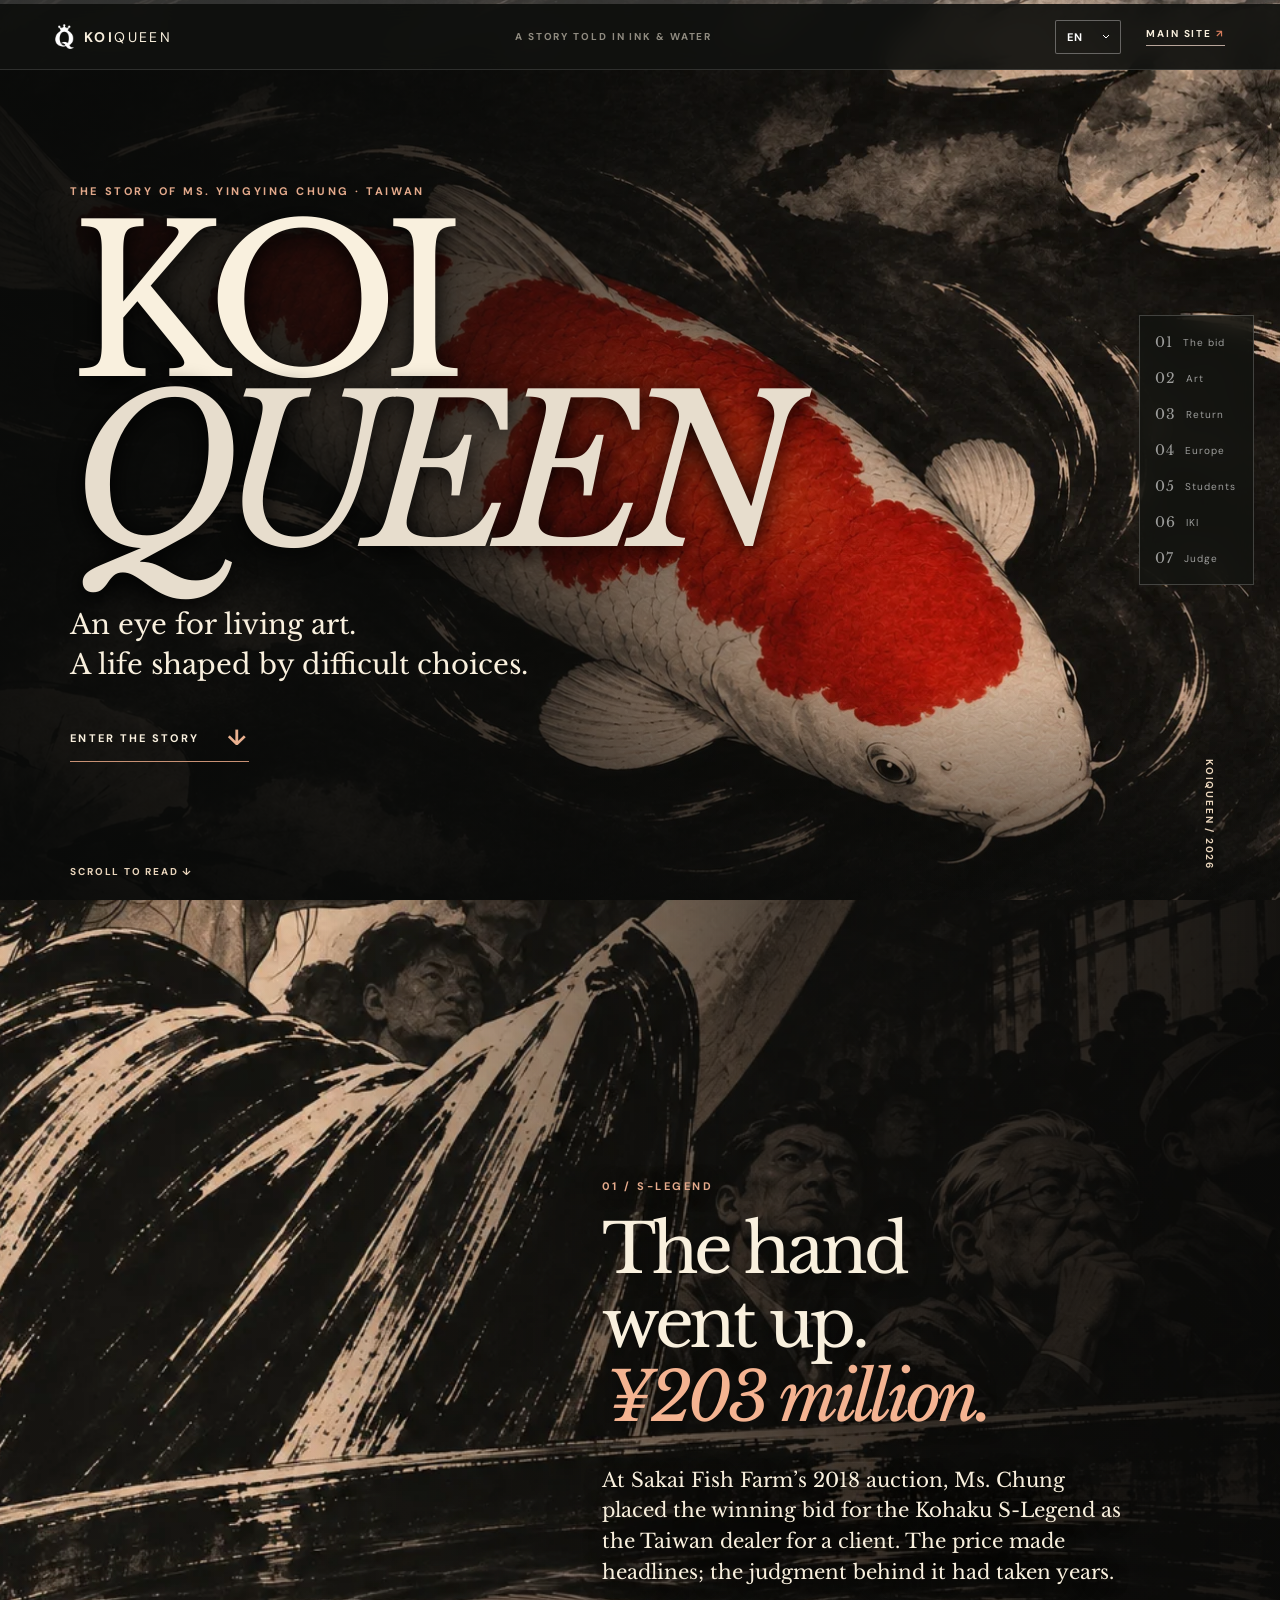
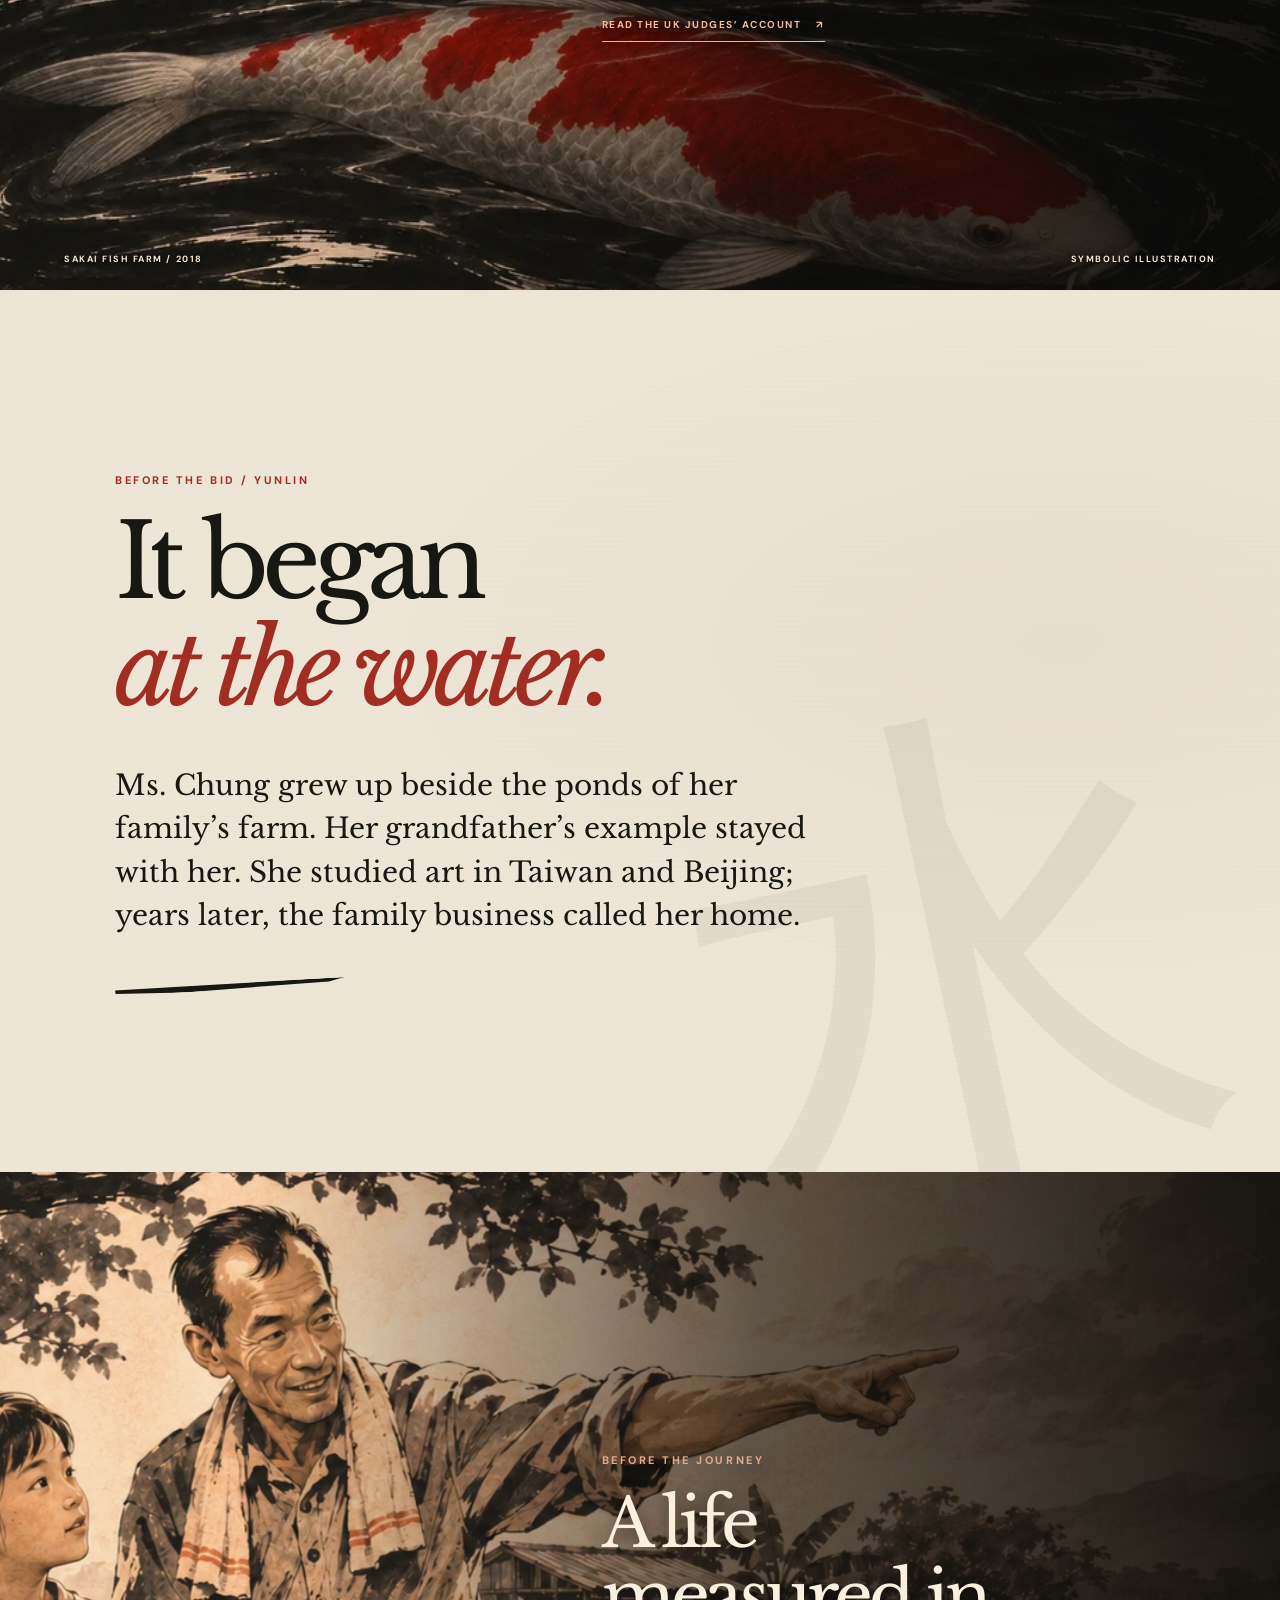
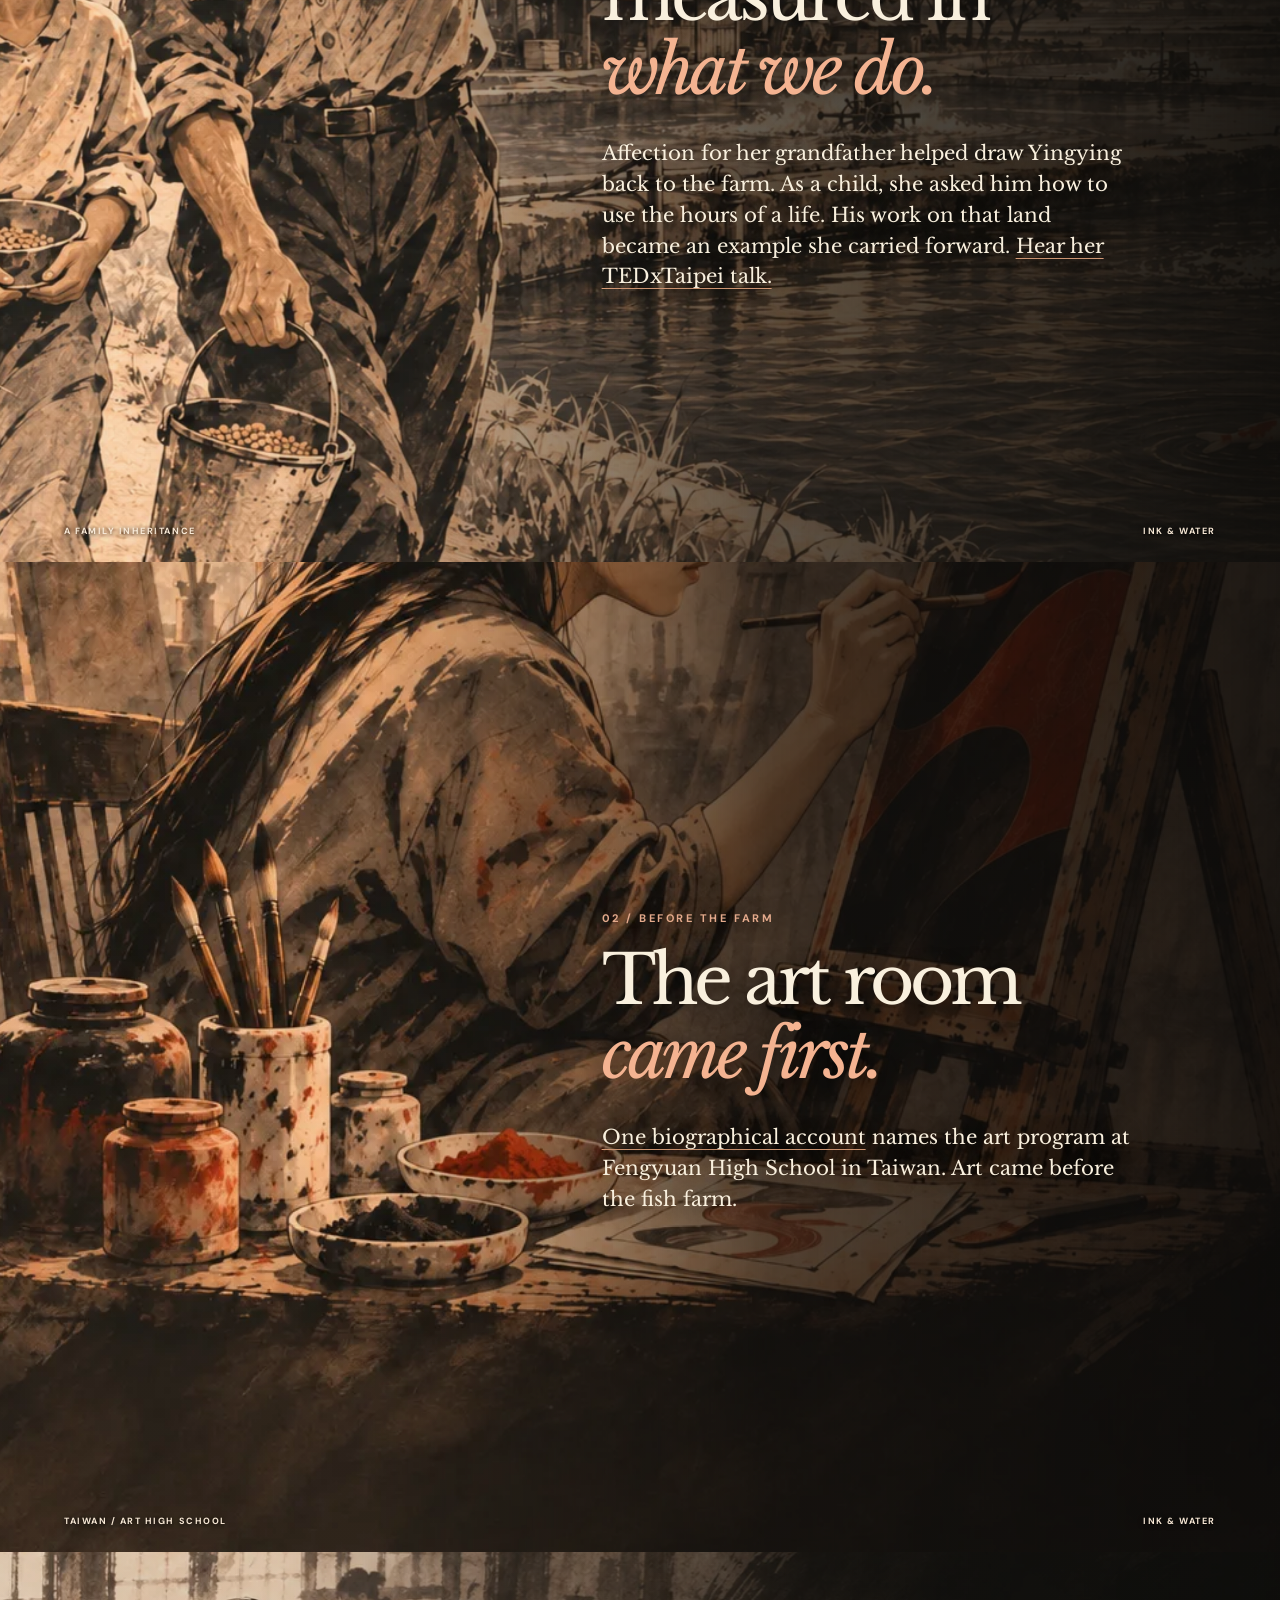
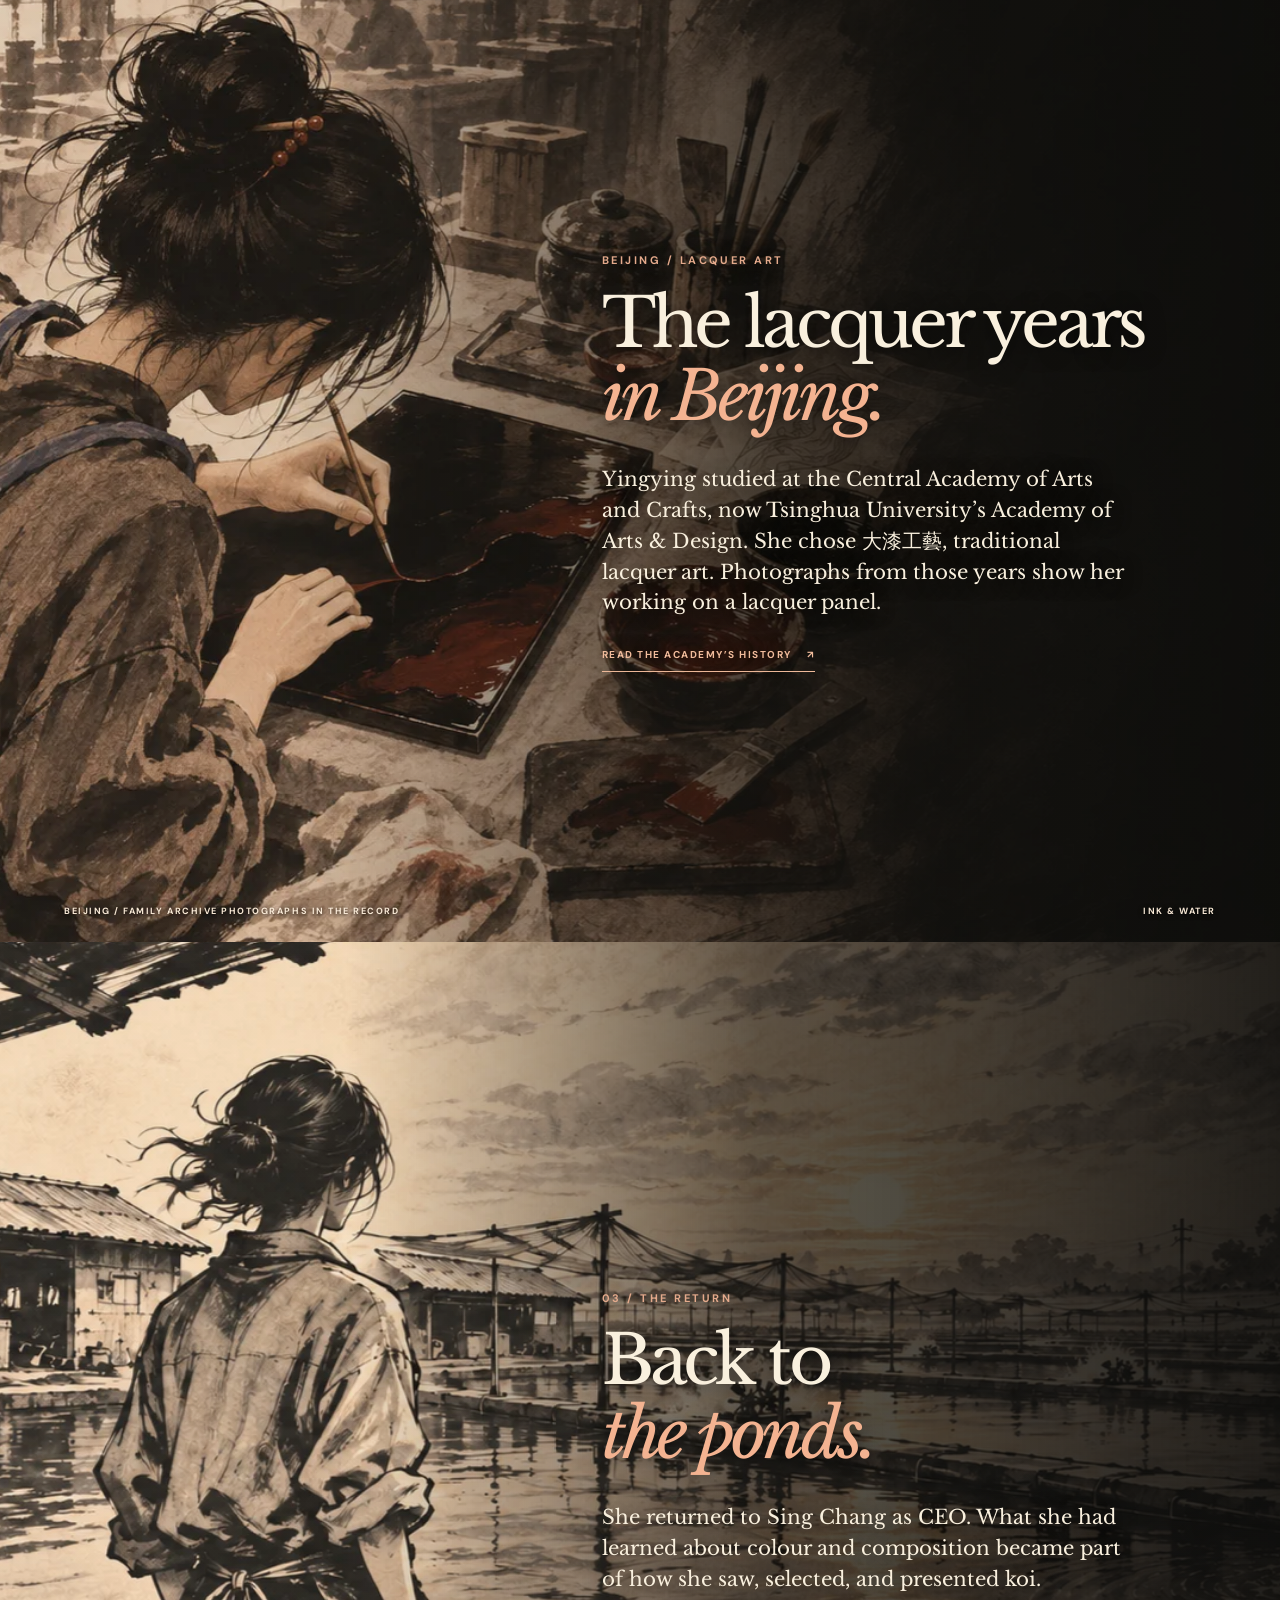
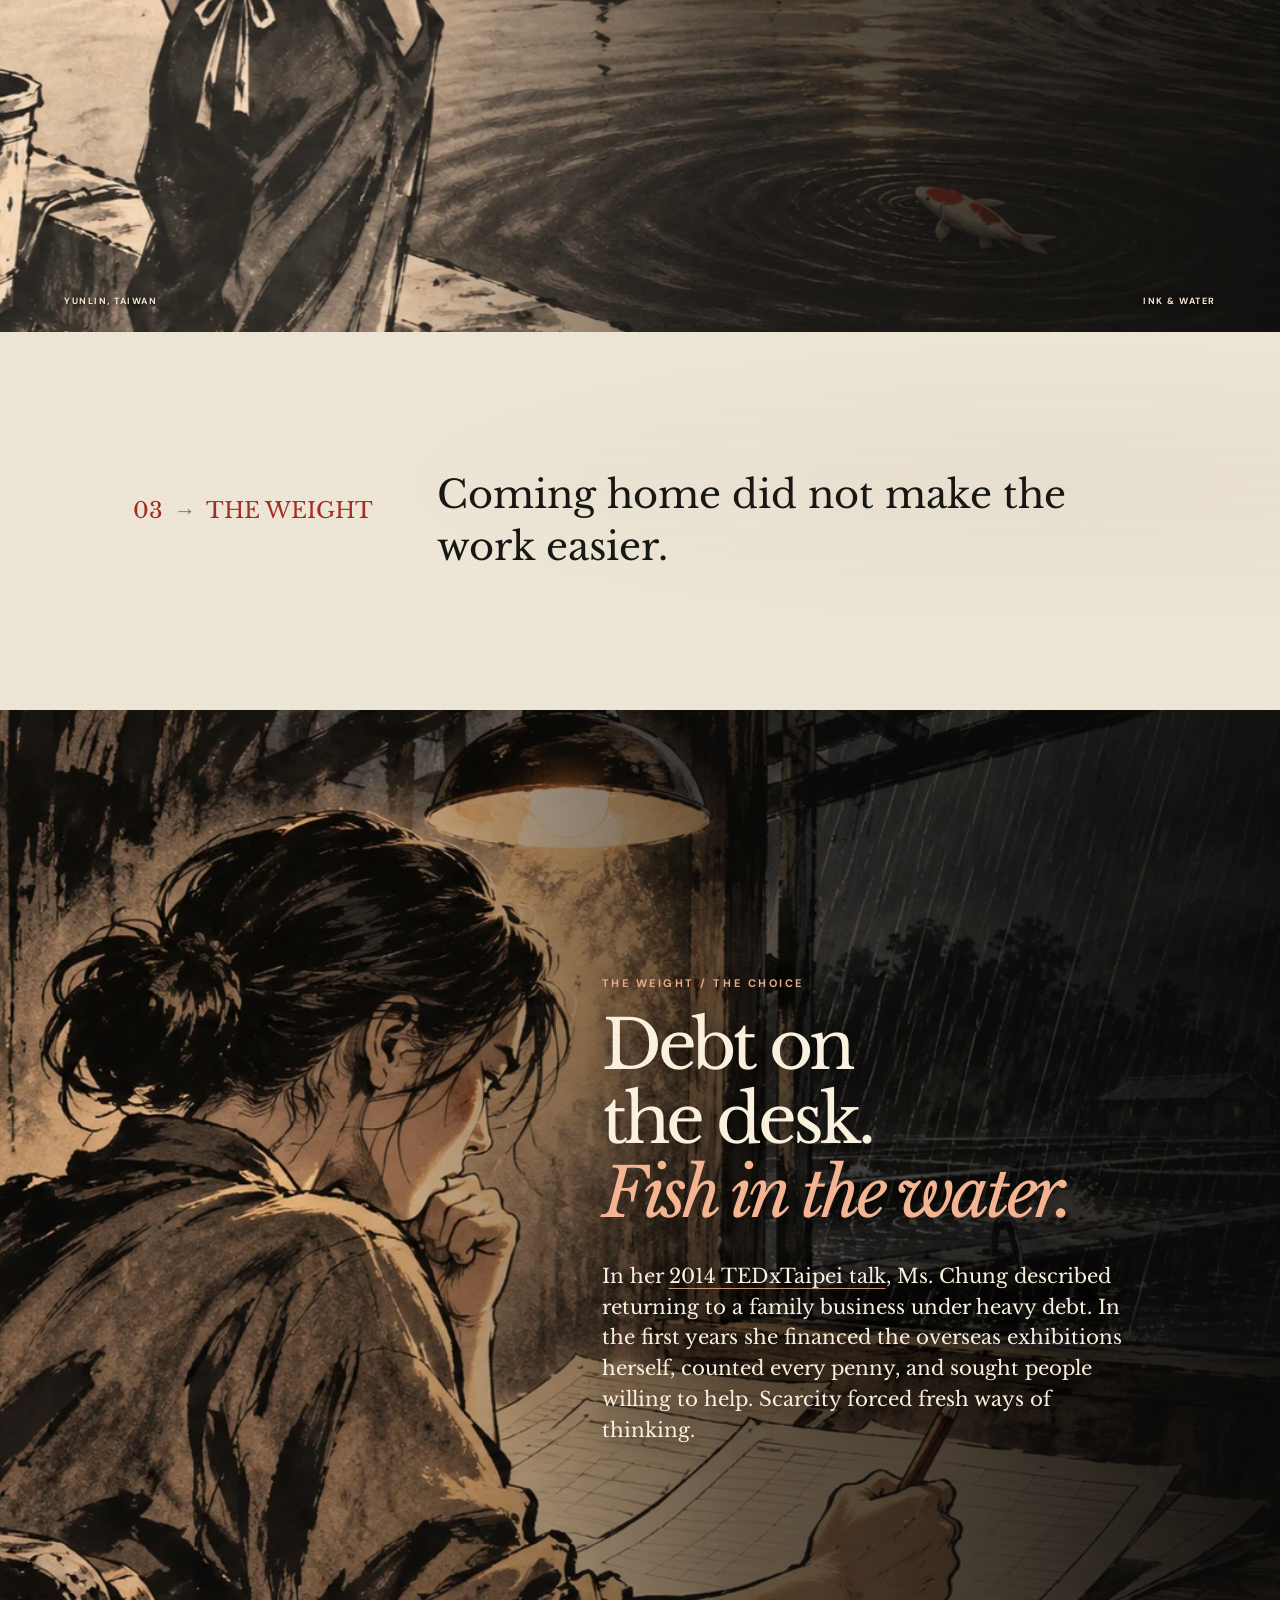
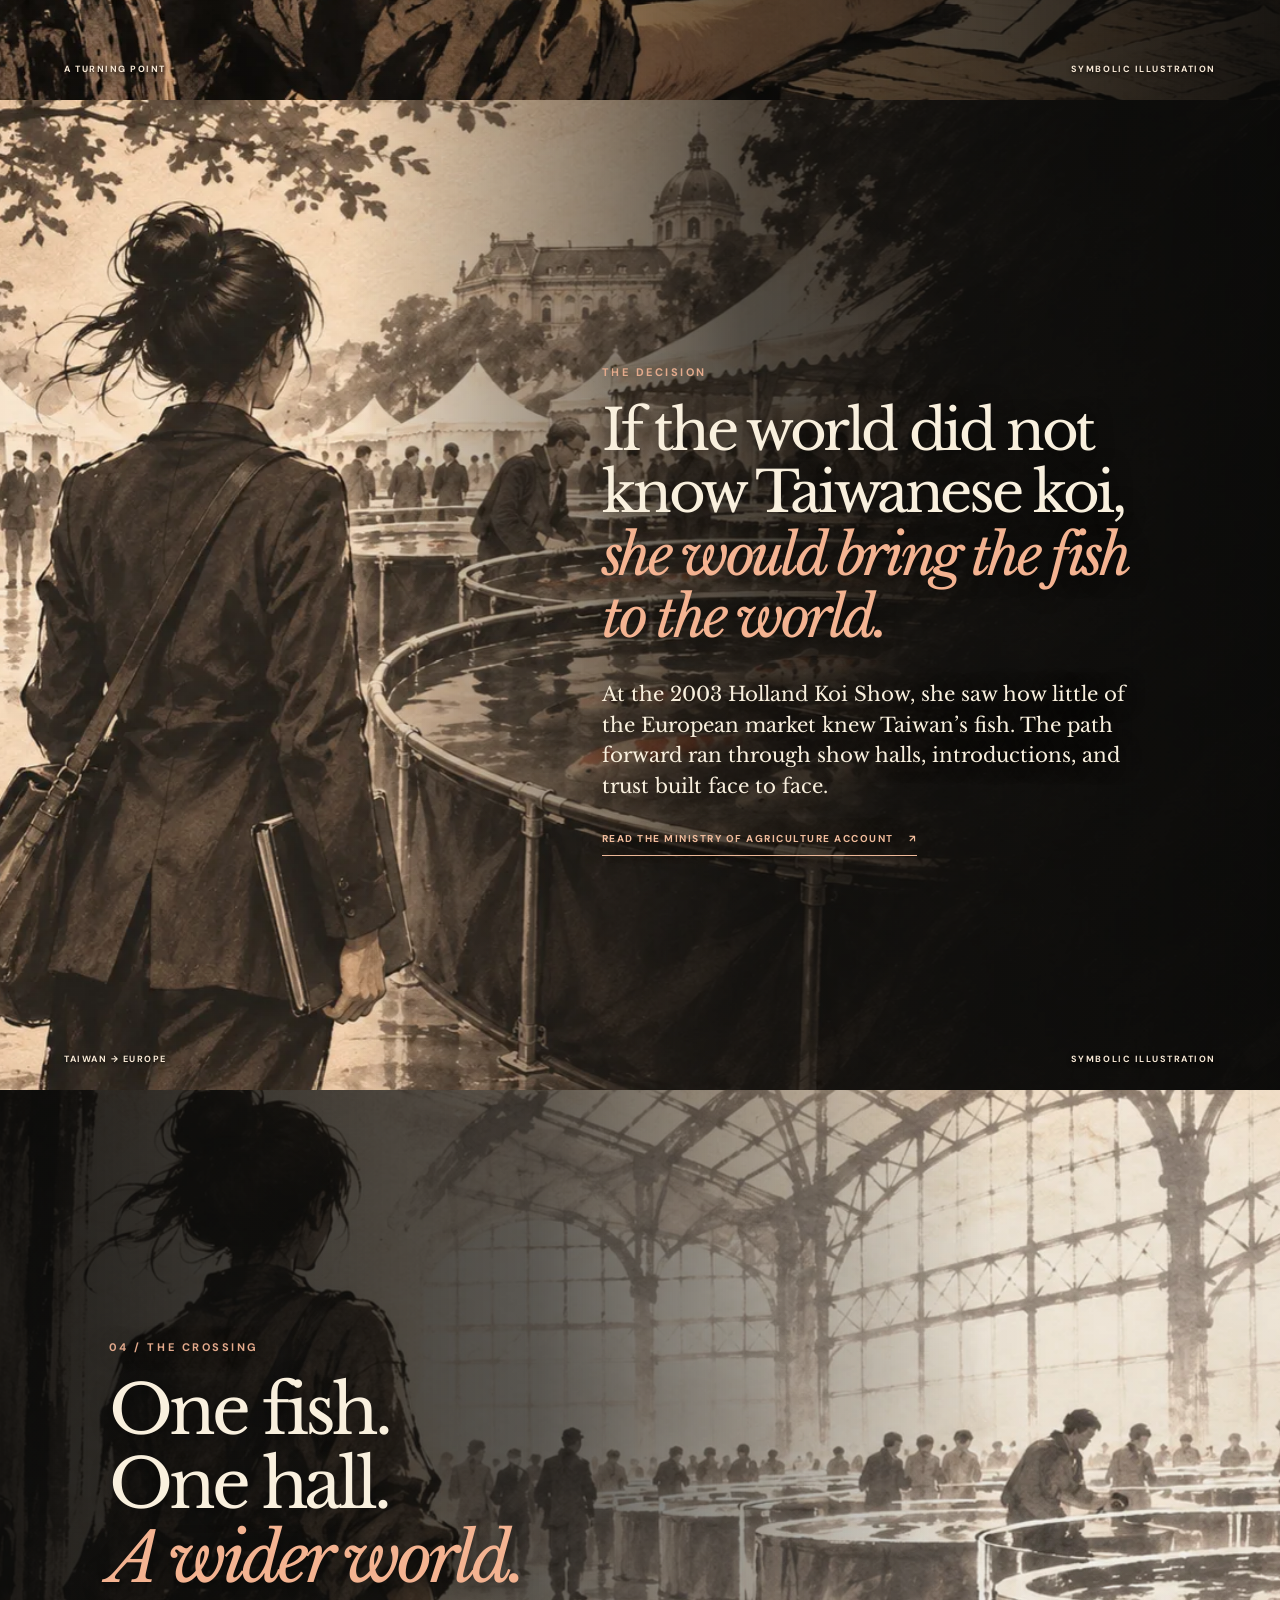
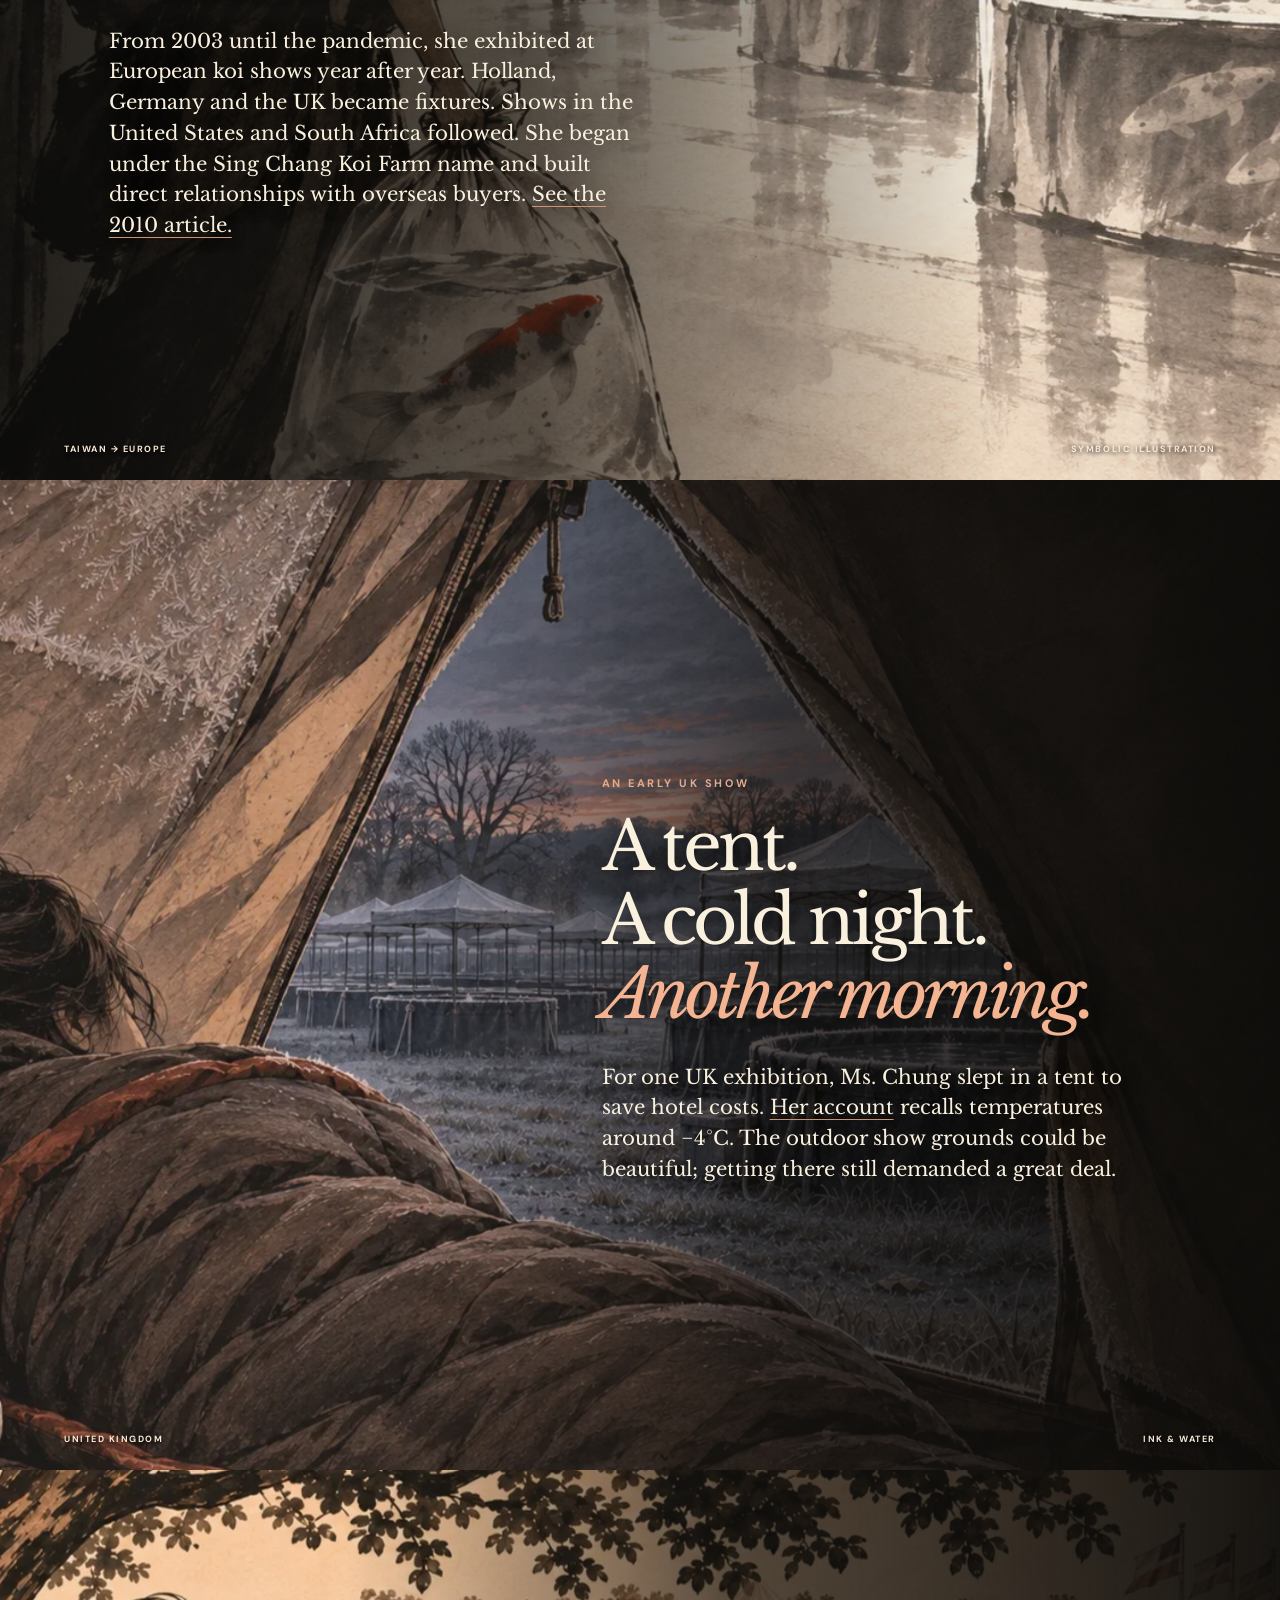
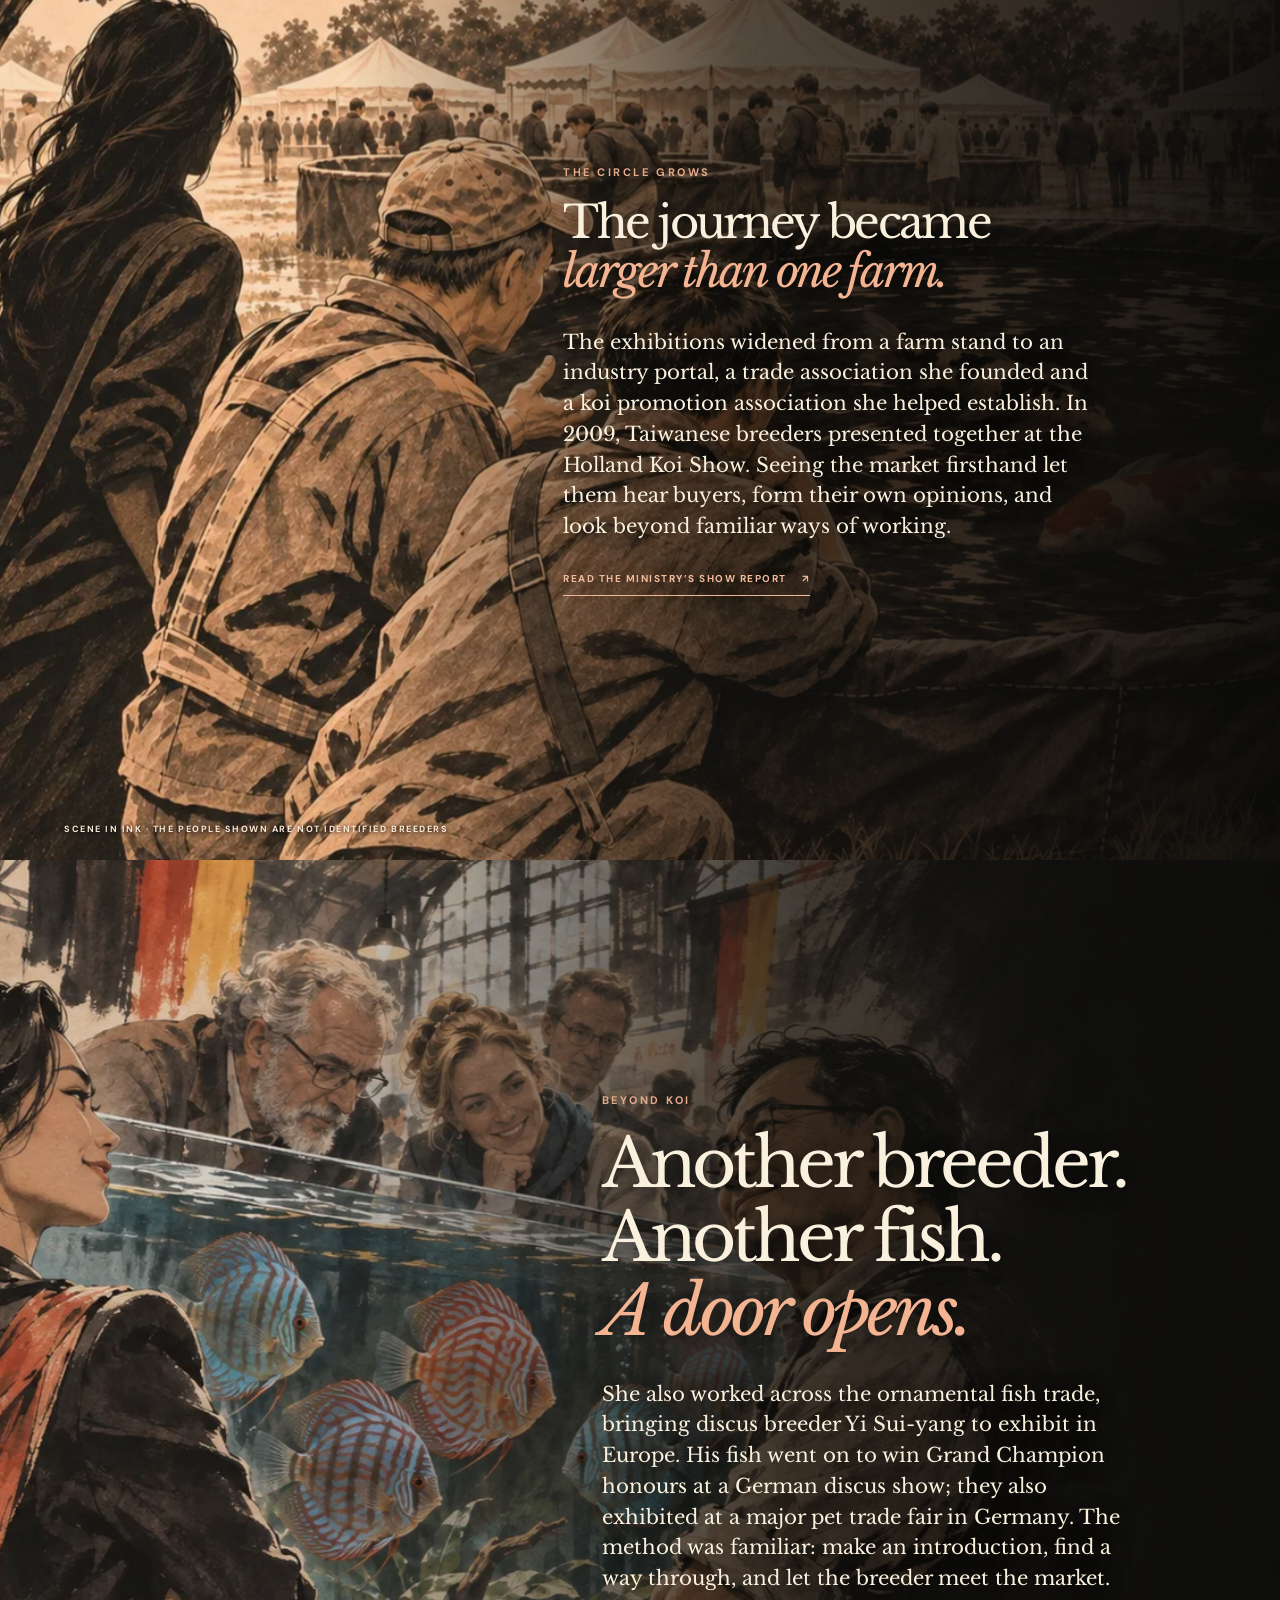
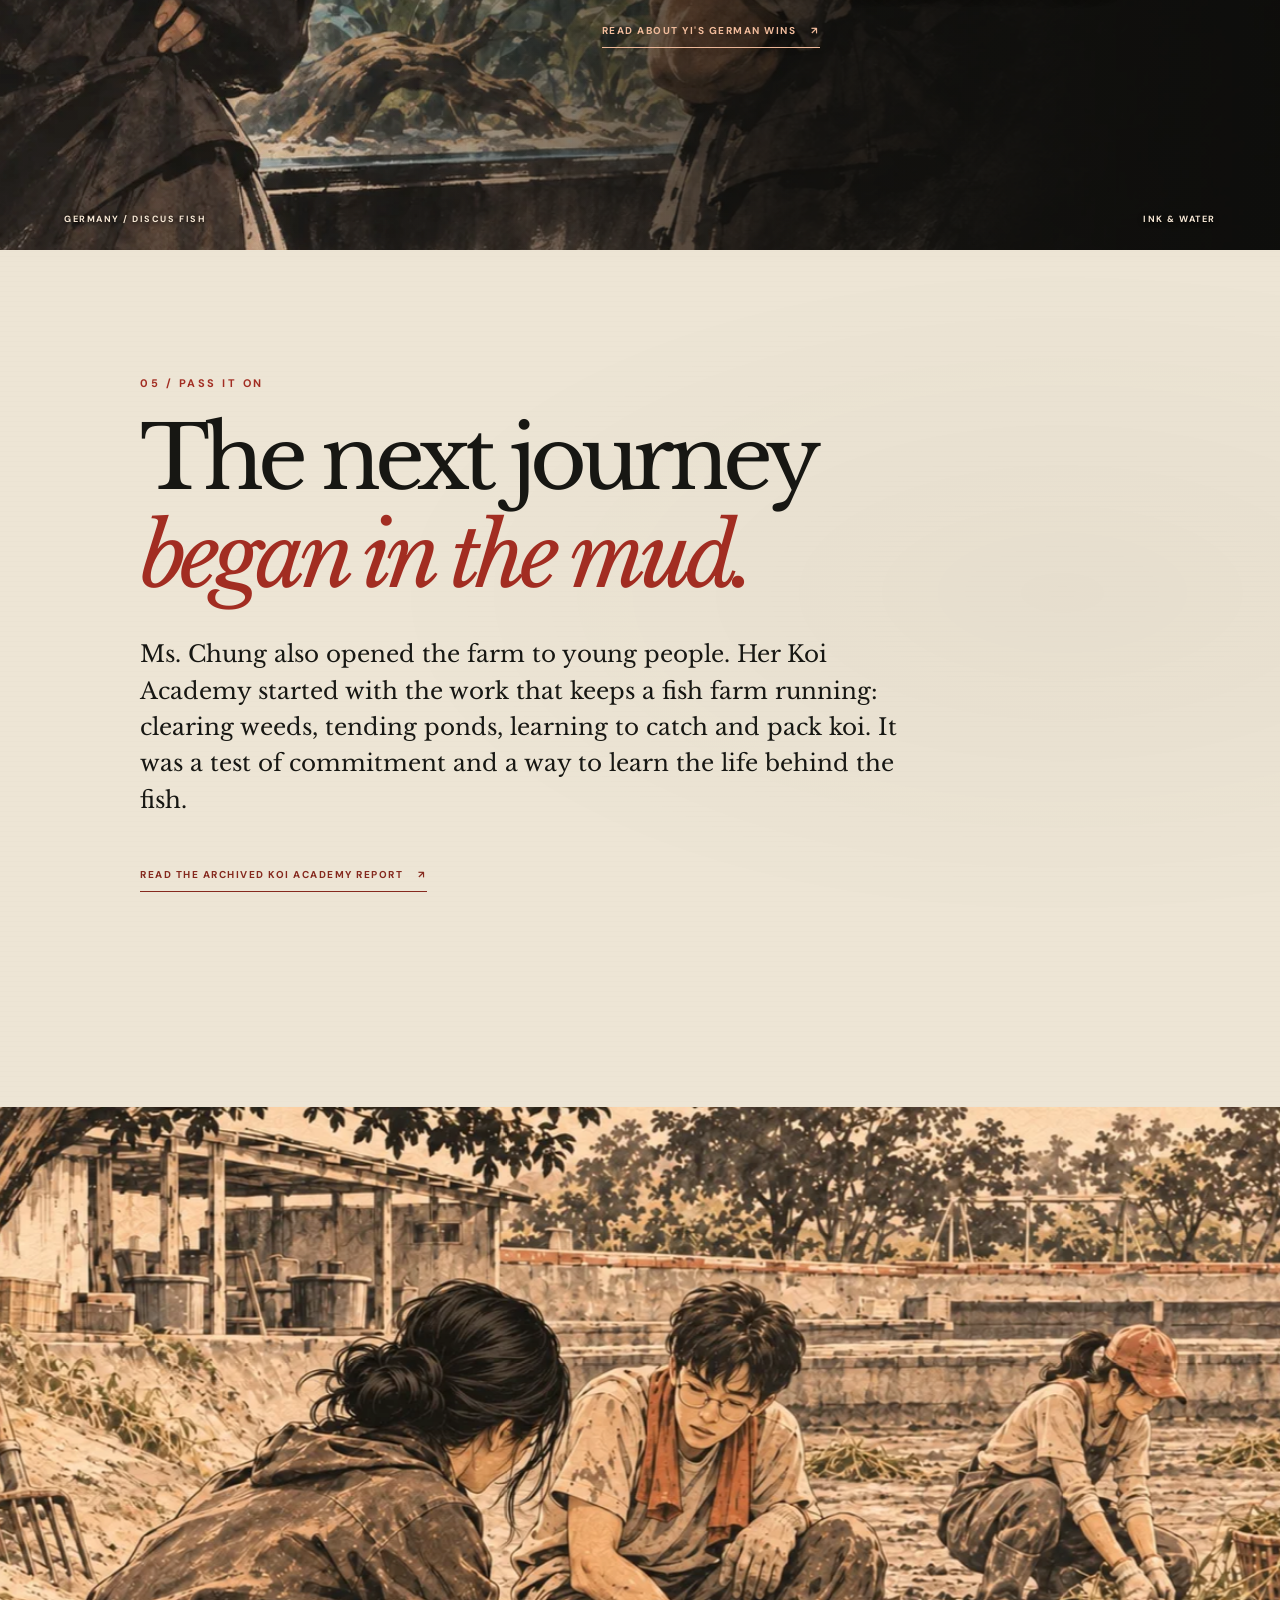
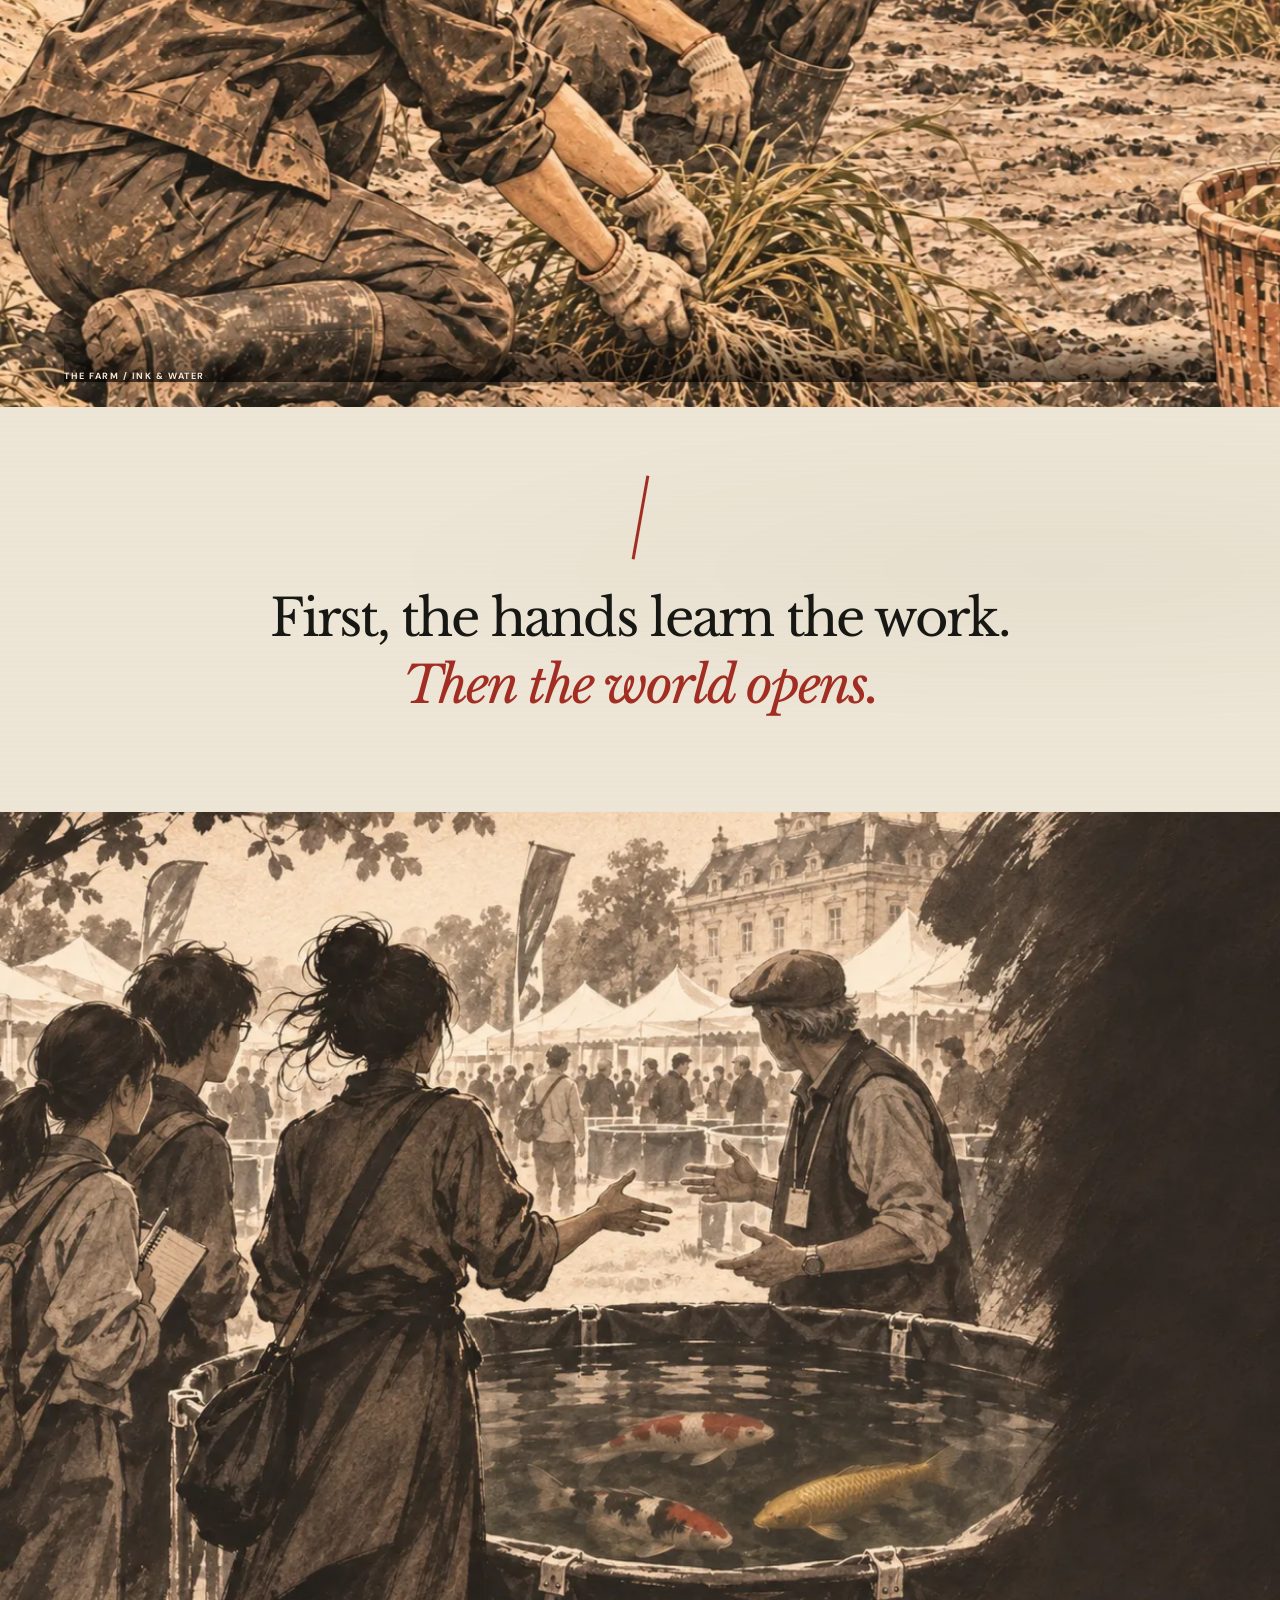
<file: story/index.html>
<!doctype html>
<html lang="en">
<head>
  <meta charset="utf-8">
  <meta name="viewport" content="width=device-width, initial-scale=1">
  <meta name="theme-color" content="#171713">
  <meta name="description" content="An illustrated Koi Queen story told through water, ink, struggle, and choice.">
  <title>Koi Queen — A story in ink</title>
  <link rel="preconnect" href="https://fonts.googleapis.com">
  <link rel="preconnect" href="https://fonts.gstatic.com" crossorigin>
  <link href="https://fonts.googleapis.com/css2?family=DM+Sans:wght@400;500;600;700&family=Libre+Baskerville:ital,wght@0,400;0,700;1,400&display=swap" rel="stylesheet">
  <link rel="stylesheet" href="style.css">
  <script src="i18n.js" defer></script>
  <script src="script.js" defer></script>
  <script src="evidence.js" defer></script>
</head>
<body>
  <a class="skip-link" href="#main">Skip to story</a>
  <div class="reading-progress" aria-hidden="true"><span id="reading-progress"></span></div>
  <header class="site-header">
    <a class="brand" href="#top" aria-label="Koi Queen, back to top"><img src="../assets/kq-white-crown.png" alt=""><span>KOI<span class="brand-light">QUEEN</span></span></a>
    <span class="edition">A STORY TOLD IN INK &amp; WATER</span>
    <div class="header-actions"><label class="sr-only" for="language">Language</label><select id="language" aria-label="Language"><option value="en">EN</option><option value="cn">简体</option><option value="tw">繁體</option></select><a class="site-link" href="../index.html">MAIN SITE <span aria-hidden="true">↗</span></a></div>
  </header>

  <nav class="chapter-nav" aria-label="Story chapters">
    <a href="#bid" data-chapter="bid"><span>01</span><span class="nav-name">The bid</span></a>
    <a href="#art" data-chapter="art"><span>02</span><span class="nav-name">Art</span></a>
    <a href="#return" data-chapter="return"><span>03</span><span class="nav-name">Return</span></a>
    <a href="#crossing" data-chapter="crossing"><span>04</span><span class="nav-name">Europe</span></a>
    <a href="#academy" data-chapter="academy"><span>05</span><span class="nav-name">Students</span></a>
    <a href="#iki" data-chapter="iki"><span>06</span><span class="nav-name">IKI</span></a>
    <a href="#judge" data-chapter="judge"><span>07</span><span class="nav-name">Judge</span></a>
  </nav>

  <main id="main">
    <section class="hero" id="top" aria-labelledby="hero-title">
      <div class="hero-art"><img src="assets/koi-hero-standard.webp" alt="Ink illustration of a standard-finned red and white Kohaku swimming through dark water" fetchpriority="high"></div>
      <div class="hero-scrim"></div>
      <div class="hero-content">
        <p class="eyebrow light">THE STORY OF MS. YINGYING CHUNG · TAIWAN</p>
        <h1 id="hero-title">KOI<br><em>QUEEN</em></h1>
        <p class="hero-deck">An eye for living art.<br>A life shaped by difficult choices.</p>
        <a class="begin" href="#bid">ENTER THE STORY <span aria-hidden="true">↓</span></a>
      </div>
      <p class="hero-bottom">SCROLL TO READ <span aria-hidden="true">↓</span></p>
      <span class="hero-side">KOIQUEEN / 2026</span>
    </section>

    <section class="story-scene bid-scene" id="bid" data-scene aria-labelledby="bid-title">
      <div class="scene-art"><picture><source media="(max-width: 700px)" srcset="assets/auction-hand-mobile.webp"><img src="assets/auction-bid-s-legend-v2.webp" alt="Symbolic ink illustration of a tense koi auction, a raised hand, and a submerged Kohaku whose markings are based on S-Legend" loading="lazy"></picture></div>
      <div class="scene-shade"></div>
      <div class="scene-copy copy-right reveal">
        <p class="eyebrow light">01 / S-LEGEND</p>
        <h2 id="bid-title">The hand<br>went up.<br><em>¥203 million.</em></h2>
        <p>At Sakai Fish Farm’s 2018 auction, Ms. Chung placed the winning bid for the Kohaku S-Legend as the Taiwan dealer for a client. The price made headlines; the judgment behind it had taken years.</p>
        <a class="scene-link" href="https://koijudges.uk/s-legend/" target="_blank" rel="noopener noreferrer">READ THE UK JUDGES’ ACCOUNT <span aria-hidden="true">↗</span></a>
      </div>
      <div class="scene-foot"><span>SAKAI FISH FARM / 2018</span><span>SYMBOLIC ILLUSTRATION</span></div>
    </section>

    <section class="prologue paper" aria-labelledby="prologue-title">
      <div class="prologue-inner reveal">
        <p class="eyebrow">BEFORE THE BID / YUNLIN</p>
        <h2 id="prologue-title">It began<br><em>at the water.</em></h2>
        <p>Ms. Chung grew up beside the ponds of her family’s farm. Her grandfather’s example stayed with her. She studied art in Taiwan and Beijing; years later, the family business called her home.</p>
        <span class="ink-rule" aria-hidden="true"></span>
      </div>
      <span class="paper-kanji" aria-hidden="true">水</span>
    </section>

    <section class="story-scene grandfather-scene" id="grandfather" data-scene aria-labelledby="grandfather-title">
      <div class="scene-art"><picture><source media="(max-width: 700px)" srcset="assets/grandfather-mobile.webp"><img src="assets/grandfather-pond-single-koi.webp" alt="Ink scene of young Ms. Chung walking beside the ponds with her grandfather" loading="lazy"></picture></div>
      <div class="scene-shade"></div>
      <div class="scene-copy copy-right reveal">
        <p class="eyebrow light">BEFORE THE JOURNEY</p>
        <h2 id="grandfather-title">A life<br>measured in<br><em>what we do.</em></h2>
        <p>Affection for her grandfather helped draw Yingying back to the farm. As a child, she asked him how to use the hours of a life. His work on that land became an example she carried forward. <a href="https://www.youtube.com/watch?v=nbLiaIIh4NM" target="_blank" rel="noopener noreferrer">Hear her TEDxTaipei talk.</a></p>
      </div>
      <div class="scene-foot"><span>A FAMILY INHERITANCE</span><span>INK &amp; WATER</span></div>
    </section>

    <section class="story-scene art-scene" id="art" data-scene aria-labelledby="art-title">
      <div class="scene-art"><picture><source media="(max-width: 700px)" srcset="assets/art-mobile-hand-fixed.webp"><img src="assets/beijing-art-studio.webp" alt="Ink scene of a young Ms. Chung working on a red and black painting in an art studio" loading="lazy"></picture></div>
      <div class="scene-shade"></div>
      <div class="scene-copy copy-right reveal">
        <p class="eyebrow light">02 / BEFORE THE FARM</p>
        <h2 id="art-title">The art room<br><em>came first.</em></h2>
        <p><a href="https://blog.udn.com/article/article_print.jsp?f_ART_ID=82521947&amp;f_CODE=1790360195558&amp;uid=rosa9988" target="_blank" rel="noopener noreferrer">One biographical account</a> names the art program at Fengyuan High School in Taiwan. Art came before the fish farm.</p>
      </div>
      <div class="scene-foot"><span>TAIWAN / ART HIGH SCHOOL</span><span>INK &amp; WATER</span></div>
    </section>

    <section class="story-scene beijing-scene" id="beijing" data-scene aria-labelledby="beijing-title">
      <div class="scene-art"><picture><source media="(max-width: 700px)" srcset="assets/beijing-lacquer-study-mobile.webp"><img src="assets/beijing-lacquer-study.webp" alt="Ink scene of young Yingying, seen from behind, working with a fine brush on a lacquer panel at an art school table in Beijing" loading="lazy"></picture></div>
      <div class="scene-shade"></div>
      <div class="scene-copy copy-right reveal">
        <p class="eyebrow light">BEIJING / LACQUER ART</p>
        <h2 id="beijing-title">The lacquer years<br><em>in Beijing.</em></h2>
        <p>Yingying studied at the Central Academy of Arts and Crafts, now Tsinghua University’s Academy of Arts &amp; Design. She chose 大漆工藝, traditional lacquer art. Photographs from those years show her working on a lacquer panel.</p>
        <a class="scene-link" href="https://www.ad.tsinghua.edu.cn/gy/lsyg.htm" target="_blank" rel="noopener noreferrer">READ THE ACADEMY’S HISTORY <span aria-hidden="true">↗</span></a>
      </div>
      <div class="scene-foot"><span>BEIJING / FAMILY ARCHIVE PHOTOGRAPHS IN THE RECORD</span><span>INK &amp; WATER</span></div>
    </section>

    <section class="story-scene farm-scene" id="return" data-scene aria-labelledby="return-title">
      <div class="scene-art"><picture><source media="(max-width: 700px)" srcset="assets/return-mobile.webp"><img src="assets/farm-dawn-single-koi.webp" alt="Symbolic ink illustration of a woman looking across koi ponds at dawn" loading="lazy"></picture></div>
      <div class="scene-shade"></div>
      <div class="scene-copy copy-right reveal">
        <p class="eyebrow light">03 / THE RETURN</p>
        <h2 id="return-title">Back to<br><em>the ponds.</em></h2>
        <p>She returned to Sing Chang as CEO. What she had learned about colour and composition became part of how she saw, selected, and presented koi.</p>
      </div>
      <div class="scene-foot"><span>YUNLIN, TAIWAN</span><span>INK &amp; WATER</span></div>
    </section>

    <section class="gutter paper" aria-label="A difficult return"><p class="gutter-number">03 <span>→</span> THE WEIGHT</p><p class="gutter-line reveal">Coming home did not make the work easier.</p></section>

    <section class="story-scene pressure-scene" id="pressure" data-scene aria-labelledby="pressure-title">
      <div class="scene-art"><picture><source media="(max-width: 700px)" srcset="assets/pressure-mobile.webp"><img src="assets/struggle-ledger.webp" alt="Symbolic ink illustration of a woman studying farm papers at night while rain falls outside" loading="lazy"></picture></div>
      <div class="scene-shade"></div>
      <div class="scene-copy copy-right reveal">
        <p class="eyebrow light">THE WEIGHT / THE CHOICE</p>
        <h2 id="pressure-title">Debt on<br>the desk.<br><em>Fish in the water.</em></h2>
        <p>In her <a href="https://www.youtube.com/watch?v=nbLiaIIh4NM" target="_blank" rel="noopener noreferrer">2014 TEDxTaipei talk</a>, Ms. Chung described returning to a family business under heavy debt. In the first years she financed the overseas exhibitions herself, counted every penny, and sought people willing to help. Scarcity forced fresh ways of thinking.</p>
      </div>
      <div class="scene-foot"><span>A TURNING POINT</span><span>SYMBOLIC ILLUSTRATION</span></div>
    </section>

    <section class="story-scene decision-scene" id="decision" data-scene aria-labelledby="decision-title">
      <div class="scene-art"><picture><source media="(max-width: 700px)" srcset="assets/decision-silhouette-v2-mobile.webp"><img src="assets/decision-silhouette-v2.webp" alt="Symbolic ink illustration of Ms. Chung seen from behind at a European koi show, looking toward fabric vats holding distinct submerged koi" loading="lazy"></picture></div>
      <div class="scene-shade"></div>
      <div class="scene-copy copy-right reveal">
        <p class="eyebrow light">THE DECISION</p>
        <h2 id="decision-title">If the world did not know Taiwanese koi, <em>she would bring the fish to the world.</em></h2>
        <p>At the 2003 Holland Koi Show, she saw how little of the European market knew Taiwan’s fish. The path forward ran through show halls, introductions, and trust built face to face.</p>
        <a class="scene-link" href="https://kids.moa.gov.tw/view.php?func=knowledge&amp;subfunc=article&amp;pid=30&amp;id=162" target="_blank" rel="noopener noreferrer">READ THE MINISTRY OF AGRICULTURE ACCOUNT <span aria-hidden="true">↗</span></a>
      </div>
      <div class="scene-foot"><span>TAIWAN → EUROPE</span><span>SYMBOLIC ILLUSTRATION</span></div>
    </section>

    <section class="story-scene crossing-scene" id="crossing" data-scene aria-labelledby="crossing-title">
      <div class="scene-art"><picture><source media="(max-width: 700px)" srcset="assets/crossing-mobile.webp"><img src="assets/decision-abroad.webp" alt="Symbolic ink illustration of a woman carrying a koi into an unfamiliar show hall" loading="lazy"></picture></div>
      <div class="scene-shade"></div>
      <div class="scene-copy copy-left reveal">
        <p class="eyebrow light">04 / THE CROSSING</p>
        <h2 id="crossing-title">One fish.<br>One hall.<br><em>A wider world.</em></h2>
        <p>From 2003 until the pandemic, she exhibited at European koi shows year after year. Holland, Germany and the UK became fixtures. Shows in the United States and South Africa followed. She began under the Sing Chang Koi Farm name and built direct relationships with overseas buyers. <a href="https://www.cw.com.tw/article/5000480" target="_blank" rel="noopener noreferrer">See the 2010 article.</a></p>
      </div>
      <div class="scene-foot"><span>TAIWAN → EUROPE</span><span>SYMBOLIC ILLUSTRATION</span></div>
    </section>

    <section class="story-scene tent-scene" id="tent" data-scene aria-labelledby="tent-title">
      <div class="scene-art"><picture><source media="(max-width: 700px)" srcset="assets/tent-mobile.webp"><img src="assets/uk-tent-sleeping-v2.webp" alt="Ink scene of Ms. Chung asleep in a small frosted tent, its open flap facing the outdoor koi show grounds at dawn" loading="lazy"></picture></div>
      <div class="scene-shade"></div>
      <div class="scene-copy copy-right reveal">
        <p class="eyebrow light">AN EARLY UK SHOW</p>
        <h2 id="tent-title">A tent.<br>A cold night.<br><em>Another morning.</em></h2>
        <p>For one UK exhibition, Ms. Chung slept in a tent to save hotel costs. <a href="https://www.cheers.com.tw/index.php/article/article.action?id=5029608" target="_blank" rel="noopener noreferrer">Her account</a> recalls temperatures around −4°C. The outdoor show grounds could be beautiful; getting there still demanded a great deal.</p>
      </div>
      <div class="scene-foot"><span>UNITED KINGDOM</span><span>INK &amp; WATER</span></div>
    </section>

    <section class="story-scene together-scene" id="together" data-scene aria-labelledby="together-title">
      <div class="scene-art"><picture><source media="(max-width: 700px)" srcset="assets/breeders-europe-silhouette-v4-mobile.webp"><img src="assets/breeders-europe-silhouette-v4.webp" alt="Ink scene of Ms. Chung silhouetted from behind with fellow Taiwanese koi breeders beside a fabric show vat, studying three differently patterned koi beneath the water" loading="lazy"></picture></div>
      <div class="scene-shade"></div>
      <div class="scene-copy copy-right reveal"><p class="eyebrow light">THE CIRCLE GROWS</p><h2 id="together-title">The journey became<br><em>larger than one farm.</em></h2><p>The exhibitions widened from a farm stand to an industry portal, a trade association she founded and a koi promotion association she helped establish. In 2009, Taiwanese breeders presented together at the Holland Koi Show. Seeing the market firsthand let them hear buyers, form their own opinions, and look beyond familiar ways of working.</p><a class="scene-link" href="https://kmweb.moa.gov.tw/theme_data.php?id=53062&amp;sub_theme=variety&amp;theme=news" target="_blank" rel="noopener noreferrer">READ THE MINISTRY’S SHOW REPORT <span aria-hidden="true">↗</span></a></div>
      <div class="scene-foot"><span>SCENE IN INK · THE PEOPLE SHOWN ARE NOT IDENTIFIED BREEDERS</span></div>
    </section>

    <section class="story-scene discus-scene" id="discus" data-scene aria-labelledby="discus-title">
      <div class="scene-art"><picture><source media="(max-width: 700px)" srcset="assets/discus-germany-mobile.webp"><img src="assets/discus-germany.webp" alt="Ink scene of Ms. Chung and discus breeder Yi Sui-yang beside a German exhibition aquarium with distinct discus fish submerged" loading="lazy"></picture></div>
      <div class="scene-shade"></div>
      <div class="scene-copy copy-right reveal">
        <p class="eyebrow light">BEYOND KOI</p>
        <h2 id="discus-title">Another breeder.<br>Another fish.<br><em>A door opens.</em></h2>
        <p>She also worked across the ornamental fish trade, bringing discus breeder Yi Sui-yang to exhibit in Europe. His fish went on to win Grand Champion honours at a German discus show; they also exhibited at a major pet trade fair in Germany. The method was familiar: make an introduction, find a way through, and let the breeder meet the market.</p>
        <a class="scene-link" href="https://www.agribiz.tw/commend1_storypage.php?commend_id=106&amp;type=2" target="_blank" rel="noopener noreferrer">READ ABOUT YI'S GERMAN WINS <span aria-hidden="true">↗</span></a>
      </div>
      <div class="scene-foot"><span>GERMANY / DISCUS FISH</span><span>INK &amp; WATER</span></div>
    </section>

    <section class="academy paper" id="academy" aria-labelledby="academy-title">
      <div class="academy-intro reveal"><p class="eyebrow">05 / PASS IT ON</p><h2 id="academy-title">The next journey<br><em>began in the mud.</em></h2><p>Ms. Chung also opened the farm to young people. Her Koi Academy started with the work that keeps a fish farm running: clearing weeds, tending ponds, learning to catch and pack koi. It was a test of commitment and a way to learn the life behind the fish.</p><a class="paper-link" href="https://www.tfrin.gov.tw/redirect_files.php?file_name=HKkBl9pYatElJF0ecjMHbtCqqmnhoet9sk3vmzoY2xWzkOYVP9ZZkwSGEeWGPlusmm2x1&amp;id=4589" target="_blank" rel="noopener noreferrer">READ THE ARCHIVED KOI ACADEMY REPORT <span aria-hidden="true">↗</span></a></div>
    </section>
    <section class="story-scene academy-work-scene image-only-scene" id="academy-work" data-scene aria-label="The farm">
      <div class="scene-art"><picture><source media="(max-width: 700px)" srcset="assets/academy-work-black-hair-mobile.webp"><img src="assets/academy-work-black-hair.webp" alt="Ink scene of black-haired Ms. Chung, seen from behind, showing university interns how to clear weeds from a drained pond" loading="lazy"></picture></div>
      <div class="scene-foot"><span>THE FARM / INK &amp; WATER</span></div>
    </section>
    <section class="academy-bridge paper">
      <div class="academy-turn reveal"><span class="turn-line" aria-hidden="true"></span><p>First, the hands learn the work.<br><em>Then the world opens.</em></p></div>
    </section>
    <section class="story-scene academy-show-scene image-only-scene" id="academy-show" data-scene aria-label="The show">
      <div class="scene-art"><picture><source media="(max-width: 700px)" srcset="assets/academy-show-silhouette-v2-mobile.webp"><img src="assets/academy-show-silhouette-v2.webp" alt="Ink scene of Ms. Chung seen from behind while two university interns meet a European dealer beside three distinct koi submerged in a fabric show vat" loading="lazy"></picture></div>
      <div class="scene-foot"><span>THE SHOW / INK &amp; WATER</span></div>
    </section>
    <section class="academy academy-outro-section paper">
      <div class="academy-outro reveal"><p>Students who did well at the farm could travel with her to Holland. There, fish keeping met international trade: they encountered dealers and customers in person, saw how people responded to different koi, and could make up their own minds about the work’s possibilities.</p><div class="academy-links"><a class="paper-link" href="https://www.youtube.com/watch?v=wCHilgWX3B4" target="_blank" rel="noopener noreferrer">WATCH THE PUBLIC TELEVISION STUDENT REPORT <span aria-hidden="true">↗</span></a><a class="paper-link" href="https://kids.moa.gov.tw/view.php?func=knowledge&amp;id=162&amp;pid=30&amp;print=1&amp;subfunc=article" target="_blank" rel="noopener noreferrer">READ THE MINISTRY ACCOUNT <span aria-hidden="true">↗</span></a></div></div>
    </section>

    <section class="story-scene organizer-scene" id="organizer" data-scene aria-labelledby="organizer-title">
      <div class="scene-art"><picture><source media="(max-width: 700px)" srcset="assets/organizer-silhouette-v2-mobile.webp"><img src="assets/organizer-silhouette-v2.webp" alt="Ink scene of Ms. Chung seen from behind coordinating a Taiwan koi show with older breeders around a layout for temporary fabric vats" loading="lazy"></picture></div>
      <div class="scene-shade"></div>
      <div class="scene-copy copy-right reveal">
        <p class="eyebrow light">BUILD THE SHOW</p>
        <h2 id="organizer-title">A show needs<br><em>more than fish.</em></h2>
        <p>Exporting fish was only part of the work. In Taiwan, Ms. Chung also helped organize koi shows: bringing breeders, officials, volunteers and invited international judges together, and finding agreement in a trade often led by men older than her. At the 2013 Asia Cup young koi show, she served as organizing chair.</p>
        <a class="scene-link" href="https://www.youtube.com/watch?v=eyTkv-94DE8" target="_blank" rel="noopener noreferrer">WATCH THE 2013 SHOW REPORT <span aria-hidden="true">↗</span></a>
      </div>
      <div class="scene-foot"><span>TAIWAN / SHOW ORGANIZING</span><span>INK &amp; WATER</span></div>
    </section>

    <section class="story-scene iki-scene" id="iki" data-scene aria-labelledby="iki-title">
      <div class="scene-art"><picture><source media="(max-width: 700px)" srcset="assets/iki-institute-mobile.webp"><img src="assets/iki-institute.webp" alt="Ink scene of adult Yingying leading an aquaculture research team beside three distinct koi submerged in a fabric viewing vat" loading="lazy"></picture></div>
      <div class="scene-shade"></div>
      <div class="scene-copy copy-left reveal">
        <p class="eyebrow light">06 / PINGTUNG · 2014</p>
        <h2 id="iki-title">A place for<br><em>the whole trade.</em></h2>
        <p>After building an industry portal and helping bring breeders together through associations, Yingying founded her own company in Pingtung and established the International Koi Institute, or IKI. The institute joined international trade with research and education, with the aim of developing Taiwan’s koi industry and its links abroad. IKI opened in 2014, four years before the S-Legend auction. Today she judges and buys koi under the IKI name.</p>
        <a class="scene-link" href="https://www.fa.gov.tw/view.php?id=1344&amp;print=Y&amp;subtheme=&amp;theme=Press_release" target="_blank" rel="noopener noreferrer">READ THE 2014 OPENING REPORT <span aria-hidden="true">↗</span></a>
      </div>
      <div class="scene-foot"><span>INTERNATIONAL KOI INSTITUTE / PINGTUNG</span><span>INK &amp; WATER</span></div>
    </section>

    <section class="story-scene judge-scene" id="judge" data-scene aria-labelledby="judge-title">
      <div class="scene-art"><picture><source media="(max-width: 700px)" srcset="assets/koi-judge-tokyo-mobile.webp"><img src="assets/koi-judge-tokyo.webp" alt="Ink scene of black-haired Ms. Chung judging a submerged Kohaku at the All Japan koi show in Tokyo" loading="lazy"></picture></div>
      <div class="scene-shade"></div>
      <div class="scene-copy copy-right reveal">
        <p class="eyebrow light">THE EYE GOES FURTHER</p>
        <h2 id="judge-title">The breeder<br>became<br><em>a judge.</em></h2>
        <p>In recent years, Ms. Chung has judged at the All Japan Nishikigoi Show in Tokyo and at koi shows in France, the Netherlands, Belgium, China, and Southeast Asia. The Tokyo show is the world’s largest. She brings experience as a breeder and show organizer to the judging vat.</p>
        <a class="scene-link" href="https://www.verse.com.tw/article/inflorescence" target="_blank" rel="noopener noreferrer">READ ABOUT HER JUDGING IN JAPAN <span aria-hidden="true">↗</span></a>
        <a class="scene-link" href="https://jnpa.info/en/show/result/" target="_blank" rel="noopener noreferrer">EXPLORE THE ALL JAPAN SHOW <span aria-hidden="true">↗</span></a>
      </div>
      <div class="scene-foot"><span>INTERNATIONAL KOI SHOWS</span><span>INK &amp; WATER</span></div>
    </section>

    <section class="story-scene talks-scene" id="talks" data-scene aria-labelledby="talks-title">
      <div class="scene-art"><picture><source media="(max-width: 700px)" srcset="assets/talks-taiwan-mobile.webp"><img src="assets/talks-taiwan.webp" alt="Ink scene of black-haired Ms. Chung speaking from the side to a Taiwan audience of students and business leaders" loading="lazy"></picture></div>
      <div class="scene-shade"></div>
      <div class="scene-copy copy-right reveal">
        <p class="eyebrow light">PASSING ON THE VIEW</p>
        <h2 id="talks-title">The first shows<br><em>came out of her own pocket.</em></h2>
        <p>Today Yingying speaks at companies, associations and universities in Taiwan. She tells students and business leaders about the years when money was short and every overseas show cost more than she could spare. She explains how she built direct relationships with buyers, questioned the old sales chain, and kept those relationships for years. She asks audiences to examine the habits behind their own dead ends.</p>
        <a class="scene-link" href="https://ct.org.tw/html/news/3-3.php?article=1384509&amp;cat=4" target="_blank" rel="noopener noreferrer">READ ABOUT ONE OF HER TALKS <span aria-hidden="true">↗</span></a>
      </div>
      <div class="scene-foot"><span>TAIWAN / PUBLIC SPEAKING</span><span>INK &amp; WATER</span></div>
    </section>

    <section class="story-scene archive-scene" id="archive" data-scene aria-labelledby="archive-title">
      <div class="scene-art"><img src="assets/mirror-farm-archive.jpg" alt="Ms. Chung walking through the family koi farm" loading="lazy"></div>
      <div class="scene-shade"></div>
      <div class="scene-copy copy-right reveal"><p class="eyebrow light">FROM THE RECORD</p><h2 id="archive-title">The ink gives way<br><em>to the archive.</em></h2><p>The ink scenes express the stakes. The photographs show Ms. Chung at work.</p><a class="scene-link" href="https://www.mirrormedia.mg/story/20170505pol005" target="_blank" rel="noopener noreferrer">SOURCE: MIRROR MEDIA <span aria-hidden="true">↗</span></a></div>
      <div class="scene-foot"><span>AT THE FAMILY FARM · PHOTOGRAPH PUBLISHED BY MIRROR MEDIA</span></div>
    </section>

    <section class="story-scene eye-scene" id="eye" data-scene aria-labelledby="eye-title">
      <div class="scene-art"><img src="assets/inspection-bowl-standard.webp" alt="Ink illustration of hands holding a dark inspection bowl with a standard-finned red and white Kohaku inside" loading="lazy"></div>
      <div class="scene-shade"></div>
      <div class="scene-copy copy-left reveal">
        <p class="eyebrow light">THE EYE</p>
        <h2 id="eye-title">Look closer.<br><em>Look ahead.</em></h2>
        <p>Ms. Chung’s work asks collectors to see beyond the first impression: the body a fish has now, and what it may become with time and care.</p>
      </div>
      <div class="scene-foot"><span>THE WORK CONTINUES</span><span>SYMBOLIC ILLUSTRATION</span></div>
    </section>

    <section class="end paper" aria-labelledby="end-title"><div class="end-inner reveal"><p class="eyebrow">END OF THIS CHAPTER</p><h2 id="end-title">The story is still<br><em>in the water.</em></h2><p>Explore the photographs, reporting, and source links behind this story in the chapter galleries and on the main Koiqueen site.</p><div class="end-actions"><a href="../index.html">EXPLORE THE MAIN SITE <span aria-hidden="true">↗</span></a><a href="#top">BACK TO THE BEGINNING <span aria-hidden="true">↑</span></a></div><small>Original generated illustrations are symbolic scenes, not documentary images or likenesses.</small></div></section>
  </main>
  <button class="evidence-float" id="evidence-open" type="button" aria-haspopup="dialog" aria-controls="evidence-dialog" aria-label="Open the photographs and sources for this scene" hidden><img id="evidence-thumb" src="../koiqueen-research-20261115/photos/mirror-04.jpg" alt=""><span class="evidence-float-copy"><strong id="evidence-float-label">THE RECORD</strong><small id="evidence-float-count">01 / PHOTOS & SOURCES</small></span><span class="evidence-plus" aria-hidden="true">＋</span></button>
  <dialog class="evidence-dialog" id="evidence-dialog" aria-labelledby="evidence-title"><div class="evidence-dialog-inner"><header class="evidence-dialog-head"><div><p class="evidence-kicker" id="evidence-kicker">THE RECORD / 01</p><h2 id="evidence-title">Photographs & sources</h2></div><button class="evidence-close" id="evidence-close" type="button" aria-label="Close photographs and sources">×</button></header><p class="evidence-intro" id="evidence-intro">Real photographs and independent reporting behind this chapter. Captions distinguish documented moments from related context.</p><div class="evidence-gallery" id="evidence-gallery"></div><div class="evidence-notes" id="evidence-notes"></div><a class="evidence-main-link" id="evidence-main-link" href="../index.html#evidence">MORE IN THE KOIQUEEN ARCHIVE ↗</a></div></dialog>
  <footer><span>KOI QUEEN / AN INK STORY</span><span>INK &amp; WATER · 2026</span></footer>
</body>
</html>
</file>
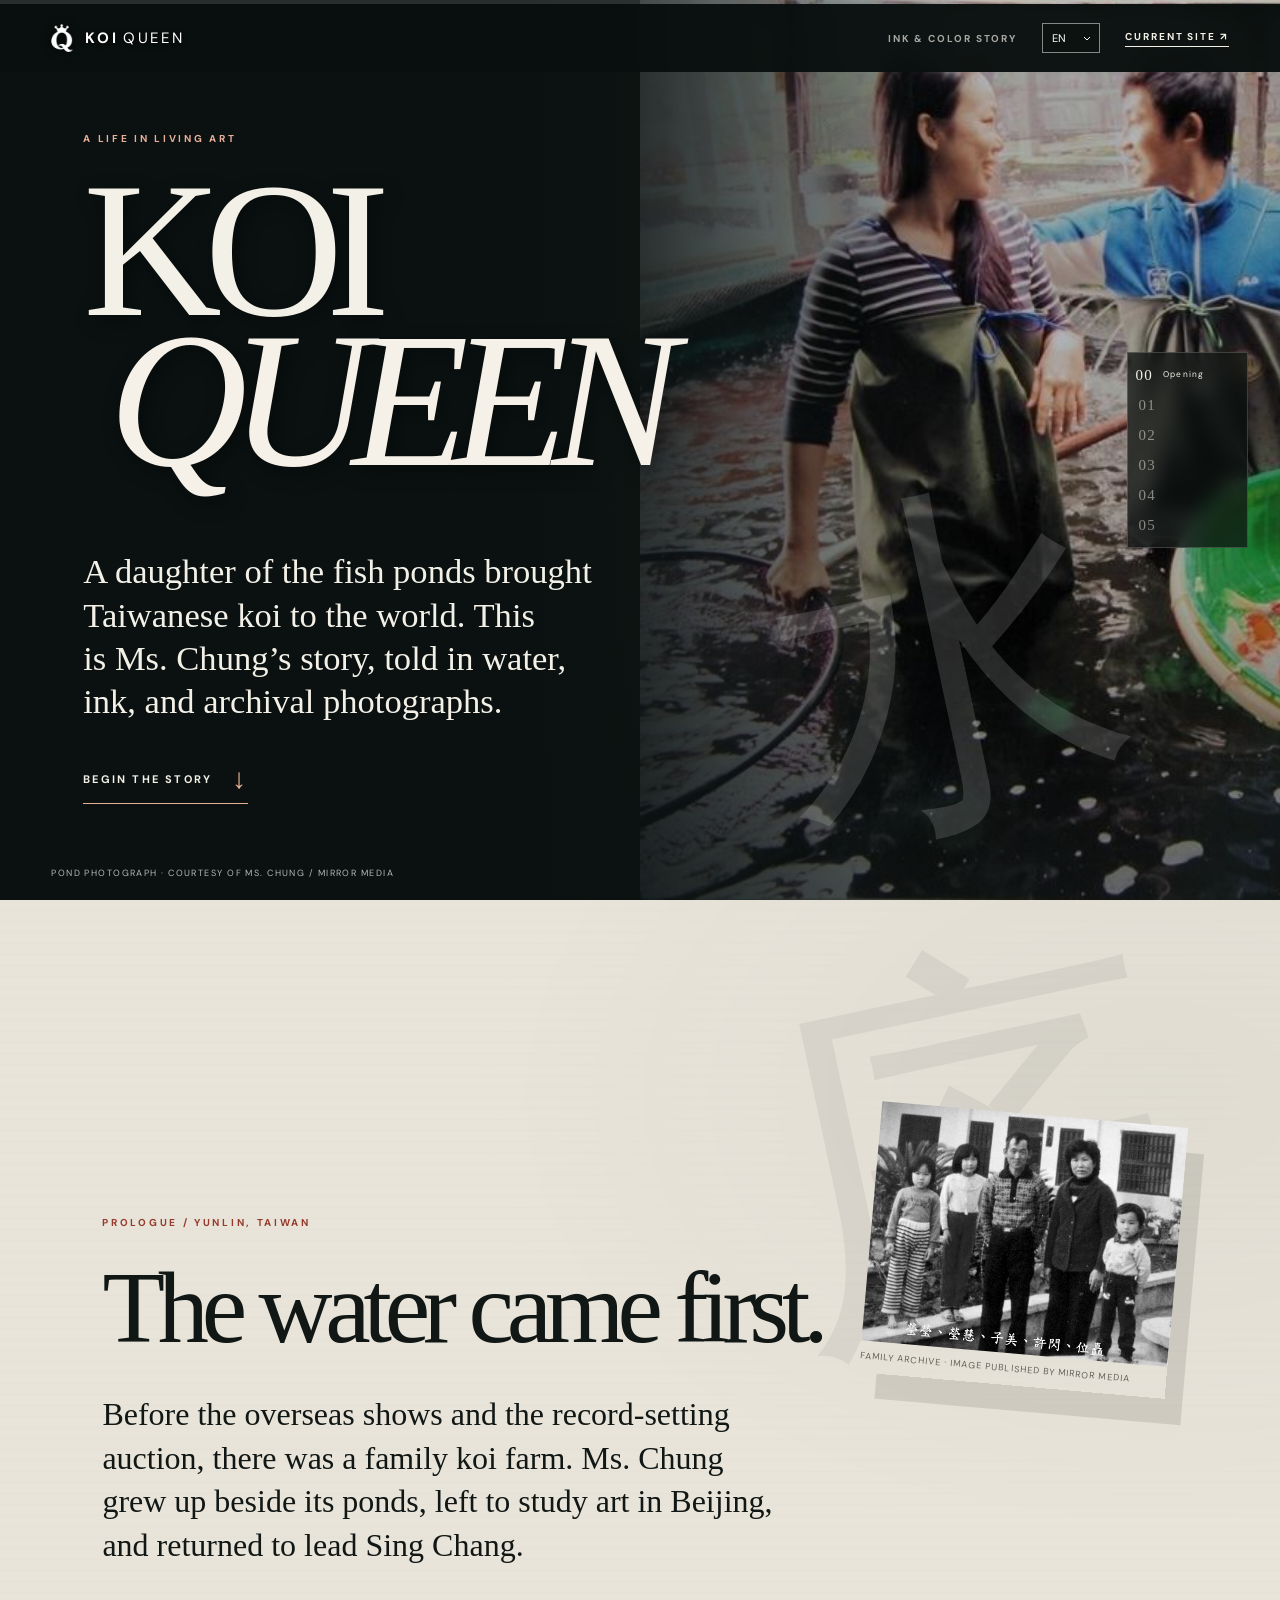
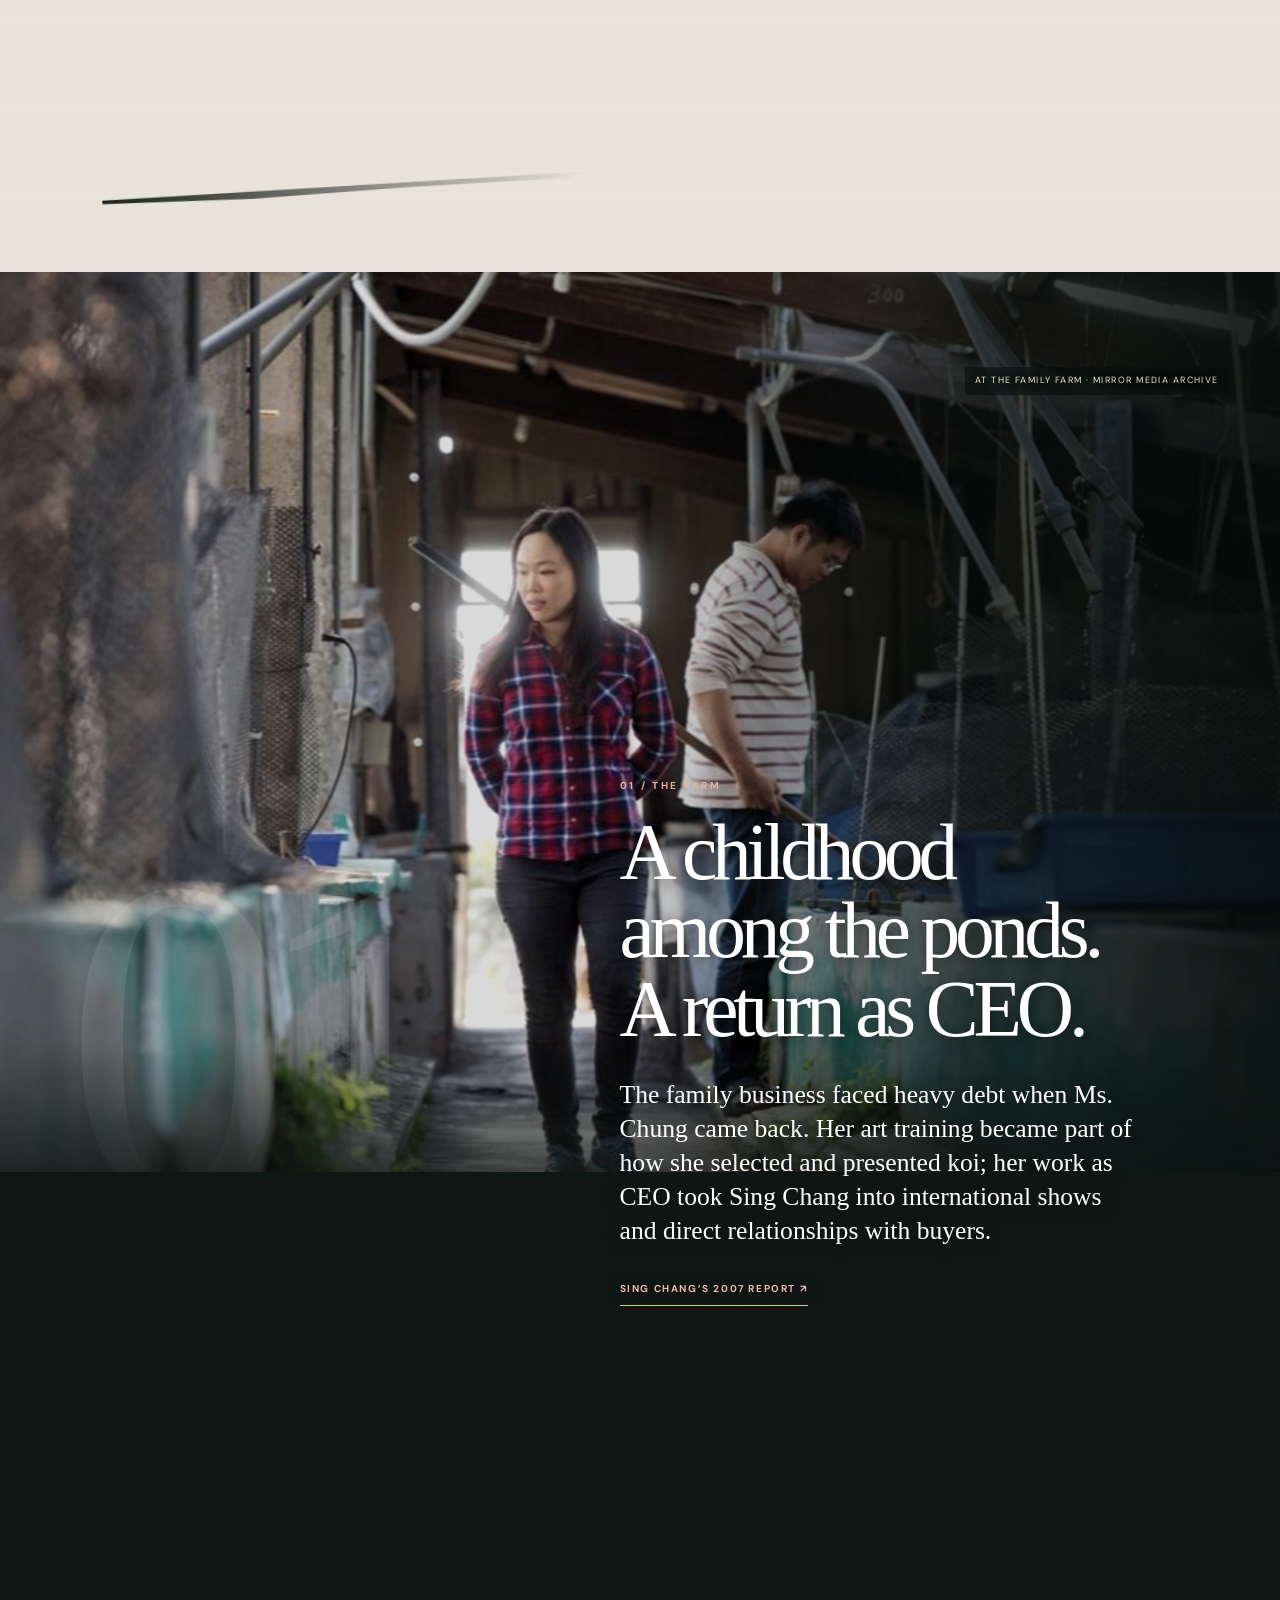
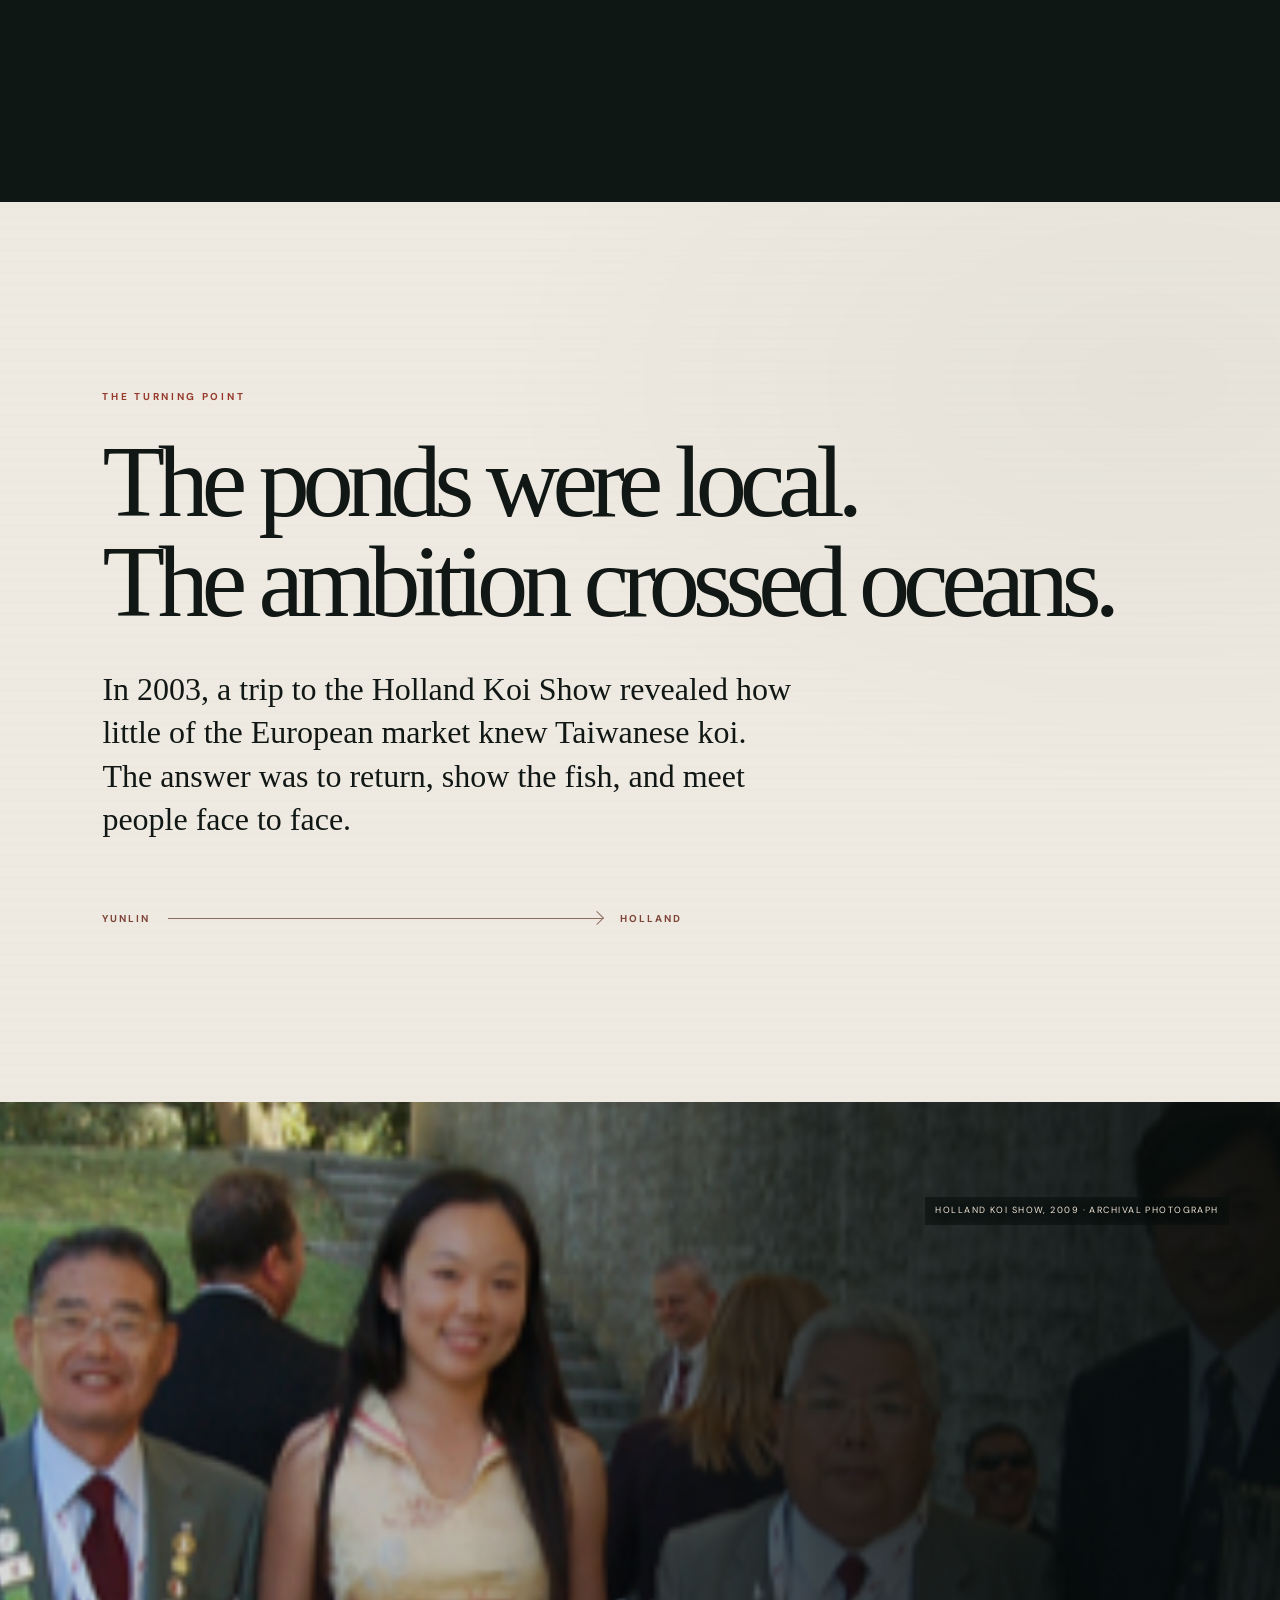
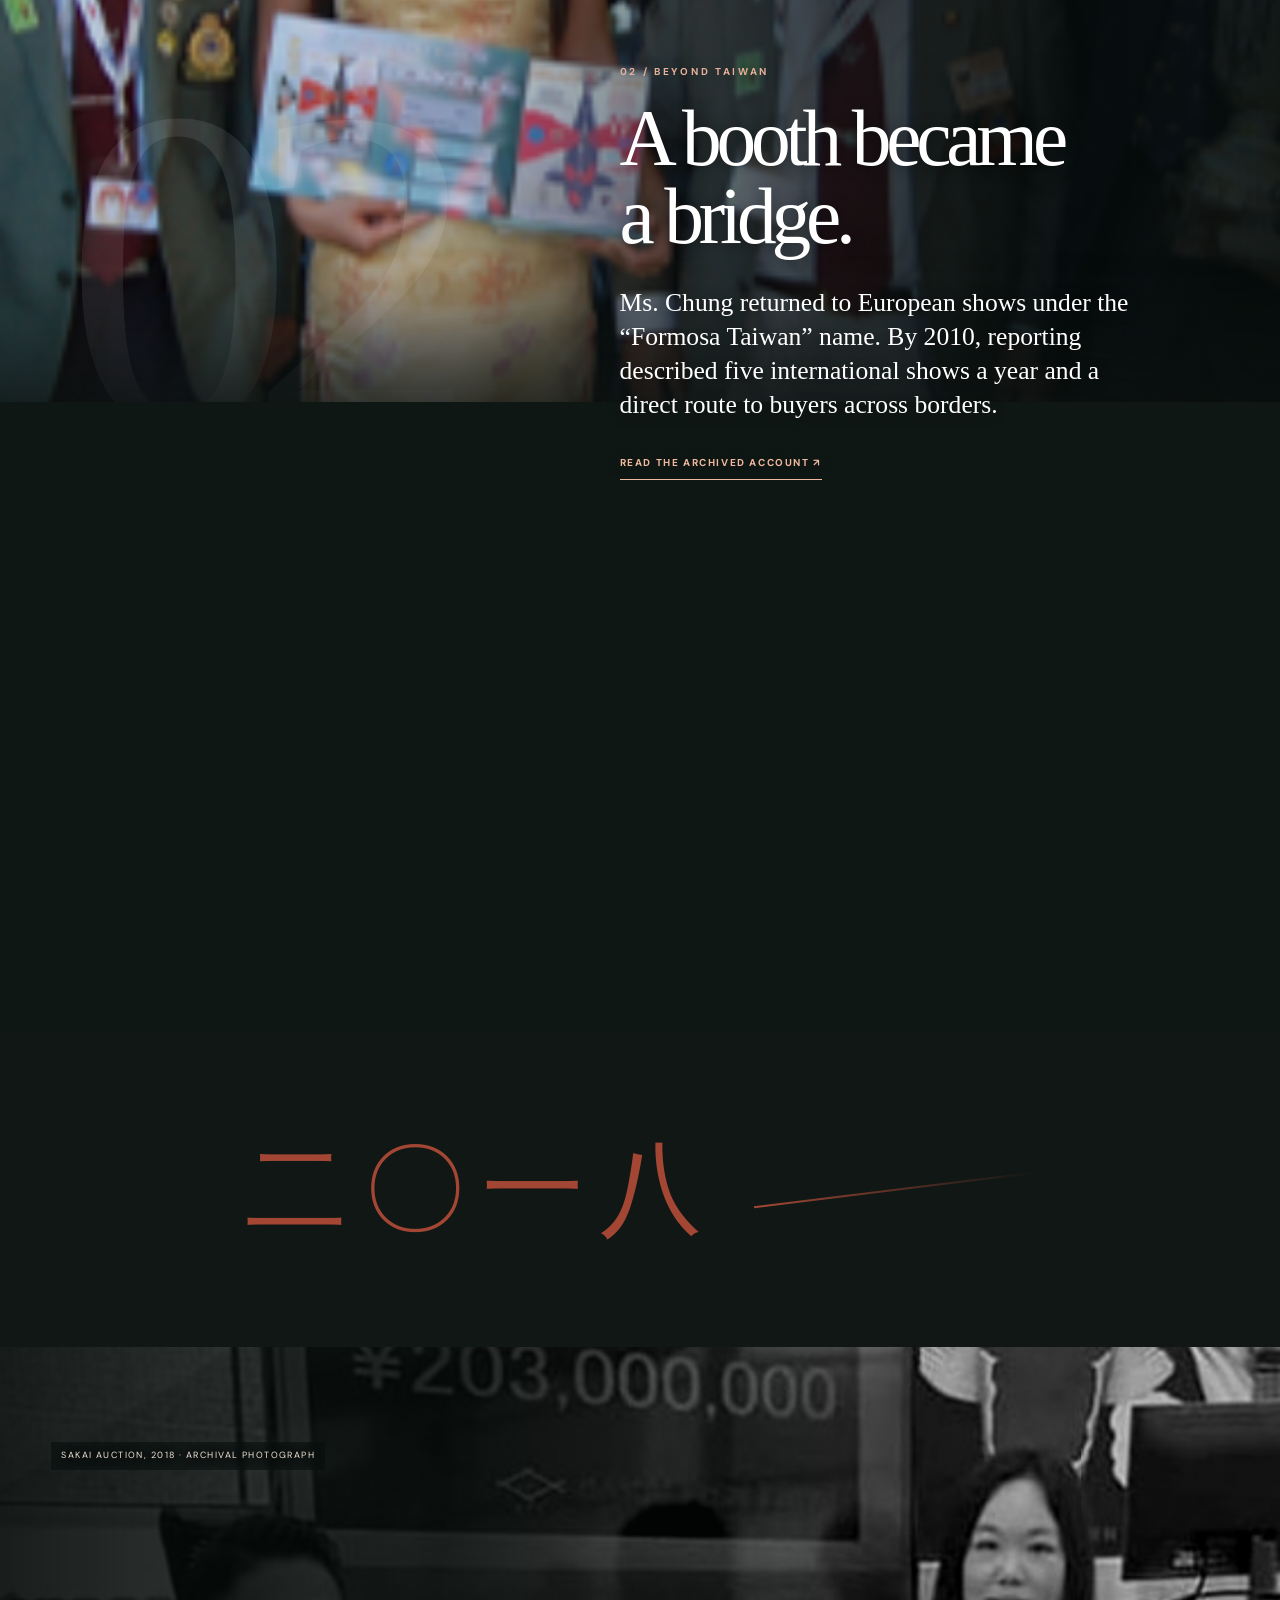
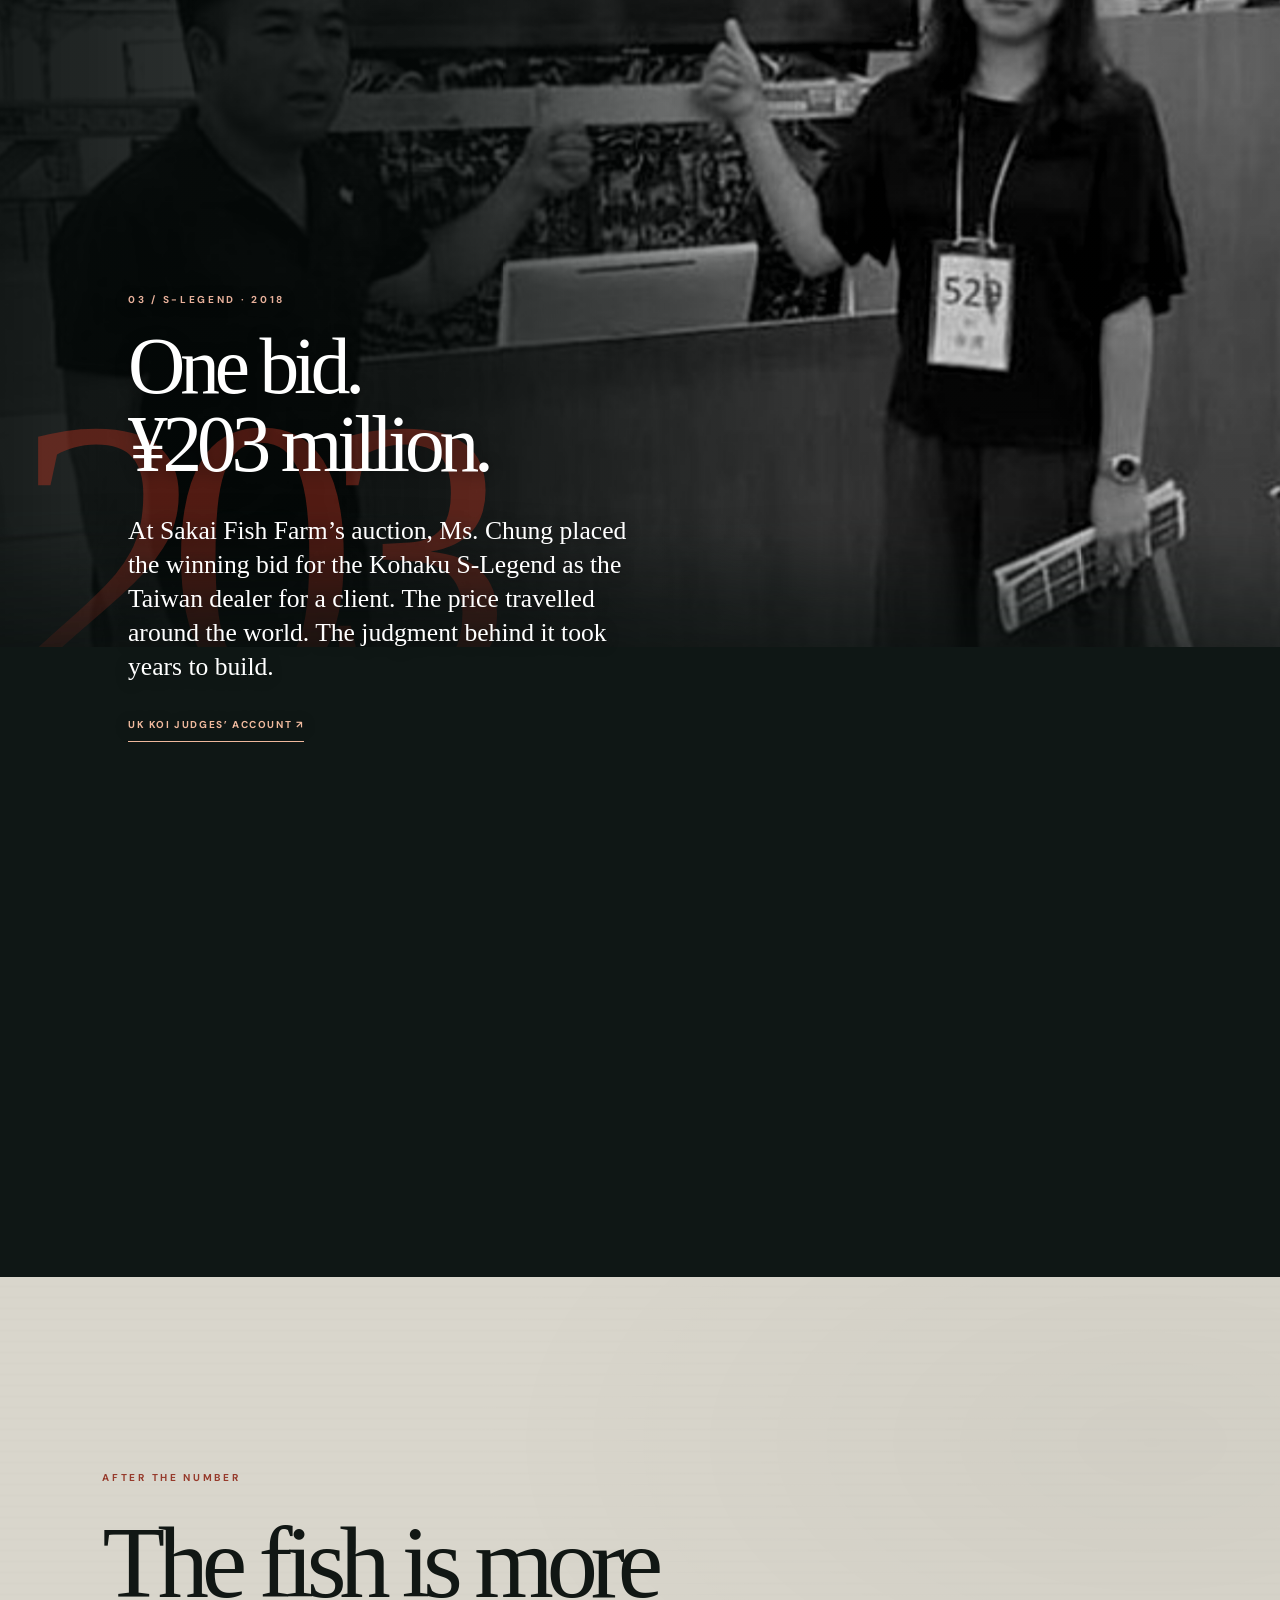
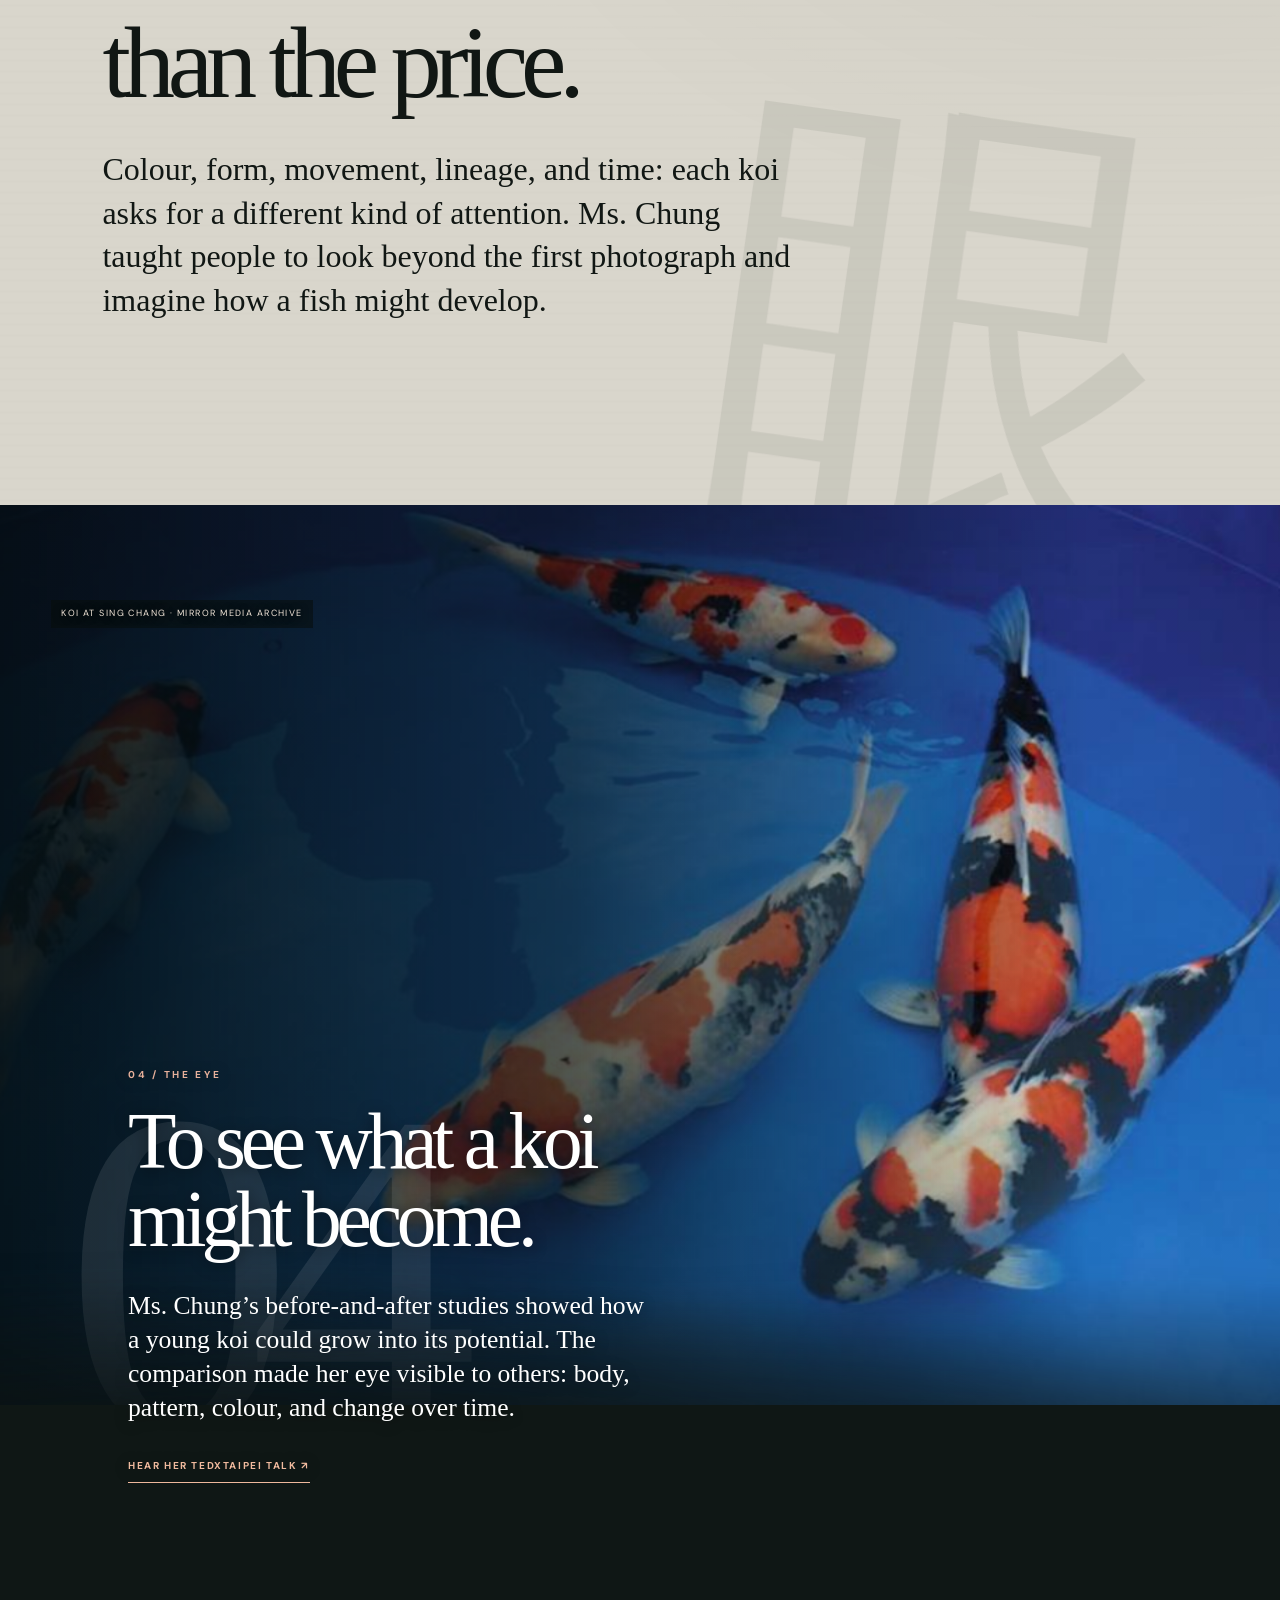
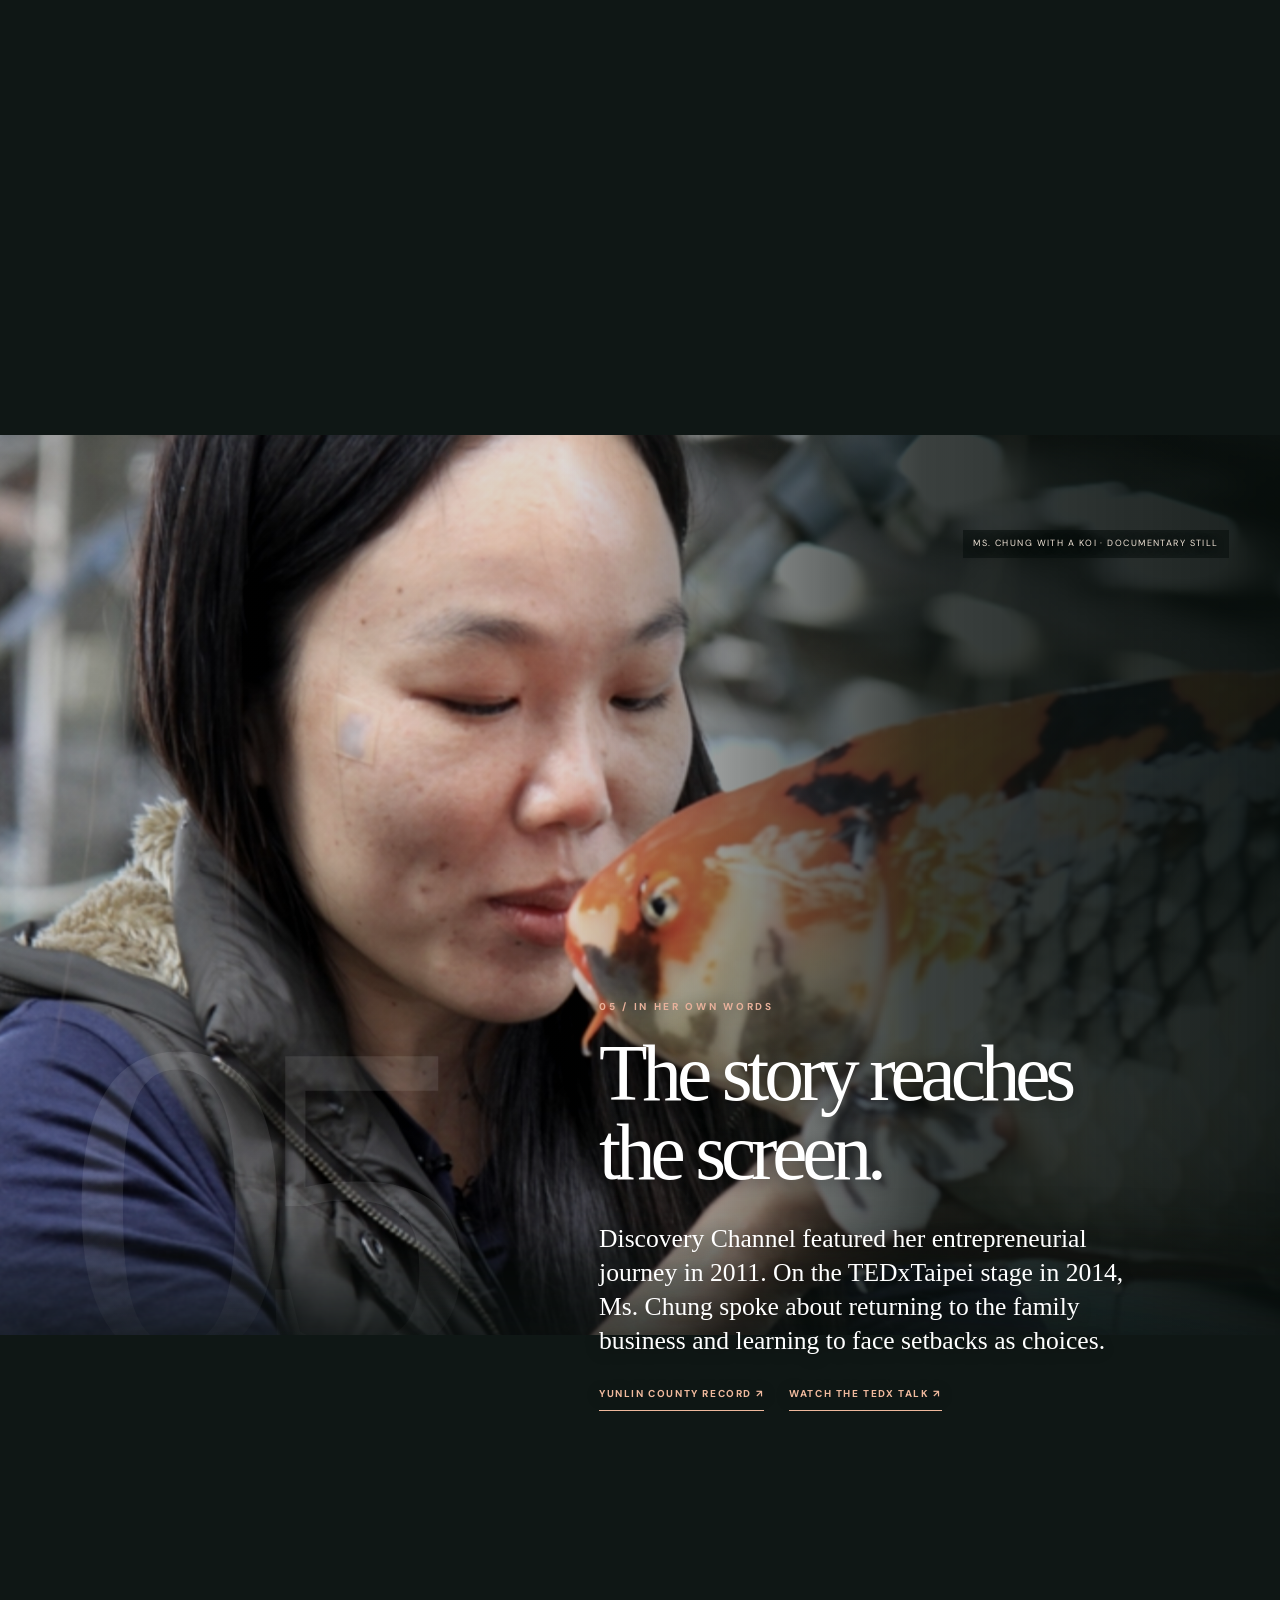
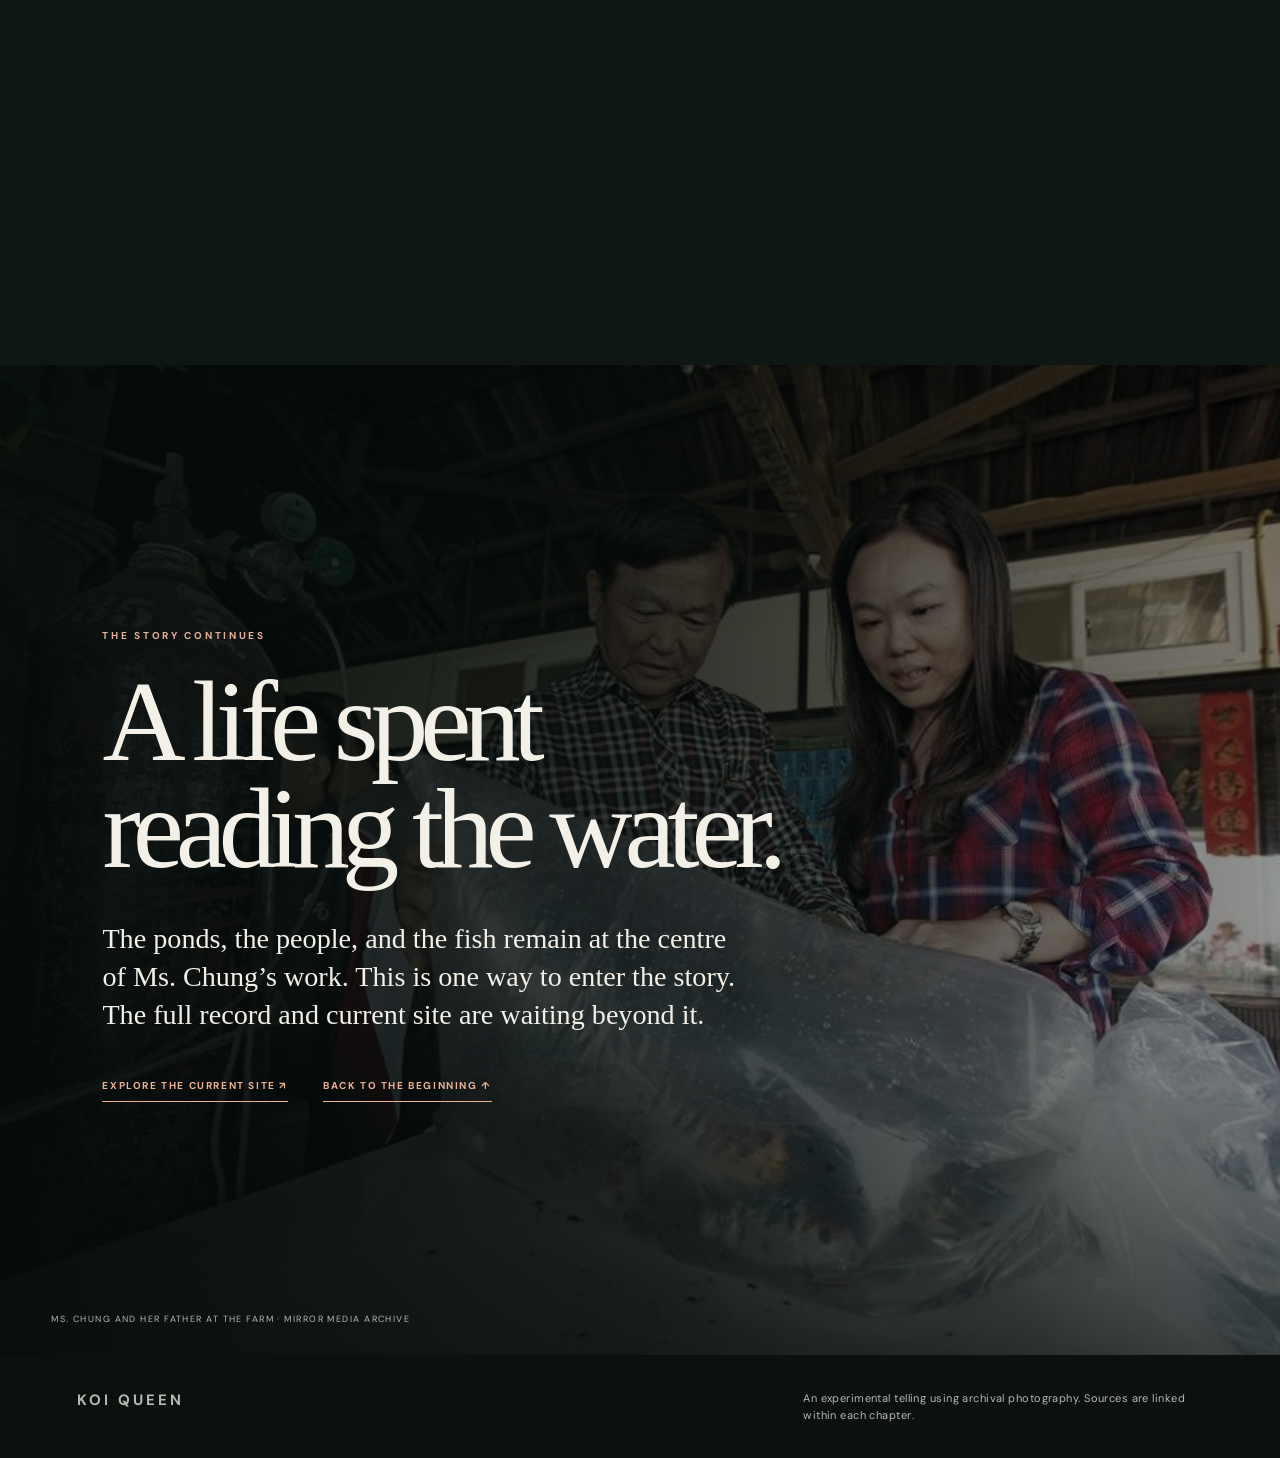
<file: experiments/the-boat-color/index.html>
<!doctype html>
<html lang="en">
<head>
  <meta charset="utf-8">
  <meta name="viewport" content="width=device-width, initial-scale=1">
  <meta name="theme-color" content="#111714">
  <meta name="description" content="An experimental, illustrated telling of Ms. Chung's koi story.">
  <title>Koi Queen — Ink &amp; Color Story</title>
  <link rel="stylesheet" href="style.css">
  <script src="script.js" defer></script>
</head>
<body>
  <a class="skip-link" href="#story-start">Skip to the story</a>
  <div class="reading-progress" aria-hidden="true"><span id="reading-progress"></span></div>

  <header class="masthead">
    <a class="wordmark" href="#opening" aria-label="Koi Queen, back to the opening"><img src="../../assets/kq-white-crown.png" alt="" aria-hidden="true">KOI<span>QUEEN</span></a>
    <div class="masthead-right">
      <span class="edition" data-i18n="edition">INK &amp; COLOR STORY</span>
      <label class="sr-only" for="language">Language</label>
      <select id="language" aria-label="Language">
        <option value="en">EN</option>
        <option value="cn">簡體</option>
        <option value="tw">繁體</option>
      </select>
      <a class="original-link" href="../../index.html" data-i18n="currentSite">CURRENT SITE ↗</a>
    </div>
  </header>

  <nav class="chapter-rail" aria-label="Story chapters">
    <a href="#opening" class="is-active" data-chapter="opening"><span>00</span><small data-i18n="navOpening">Opening</small></a>
    <a href="#farm" data-chapter="farm"><span>01</span><small data-i18n="navFarm">The farm</small></a>
    <a href="#world" data-chapter="world"><span>02</span><small data-i18n="navWorld">The world</small></a>
    <a href="#auction" data-chapter="auction"><span>03</span><small data-i18n="navAuction">The bid</small></a>
    <a href="#eye" data-chapter="eye"><span>04</span><small data-i18n="navEye">The eye</small></a>
    <a href="#voice" data-chapter="voice"><span>05</span><small data-i18n="navVoice">Her voice</small></a>
  </nav>

  <main>
    <section class="opening" id="opening" aria-labelledby="opening-title">
      <div class="opening-photo" aria-hidden="true"></div>
      <div class="opening-shade" aria-hidden="true"></div>
      <div class="opening-content">
        <p class="overline overline-light" data-i18n="openingKicker">A LIFE IN LIVING ART</p>
        <h1 id="opening-title"><span data-i18n="openingTitle1">KOI</span><span data-i18n="openingTitle2">QUEEN</span></h1>
        <p class="opening-intro" data-i18n="openingIntro">A daughter of the fish ponds brought Taiwanese koi to the world. This is Ms. Chung’s story, told in water, ink, and archival photographs.</p>
        <a class="begin-link" href="#story-start"><span data-i18n="begin">BEGIN THE STORY</span><span class="begin-arrow" aria-hidden="true">↓</span></a>
      </div>
      <div class="opening-mark" aria-hidden="true">水</div>
      <span class="opening-credit" data-i18n="openingCredit">POND PHOTOGRAPH · COURTESY OF MS. CHUNG / MIRROR MEDIA</span>
    </section>

    <section class="interlude first-interlude" id="story-start" aria-labelledby="prologue-title">
      <span class="interlude-number" aria-hidden="true">序</span>
      <p class="overline" data-i18n="prologueKicker">PROLOGUE / YUNLIN, TAIWAN</p>
      <h2 id="prologue-title" data-i18n="prologueTitle">The water came first.</h2>
      <p class="interlude-lead" data-i18n="prologueBody">Before the overseas shows and the record-setting auction, there was a family koi farm. Ms. Chung grew up beside its ponds, left to study art in Beijing, and returned to lead Sing Chang.</p>
      <figure class="family-fragment">
        <img src="../../koiqueen-research-20261115/deliverables/originals/mirror-04.jpg" alt="Archival portrait of Ms. Chung's family" data-i18n-alt="family" loading="lazy">
        <figcaption data-i18n="familyCaption">FAMILY ARCHIVE · IMAGE PUBLISHED BY MIRROR MEDIA</figcaption>
      </figure>
      <div class="ink-rule" aria-hidden="true"></div>
    </section>

    <section class="scene scene-farm" id="farm" data-scene aria-labelledby="farm-title">
      <div class="scene-stage">
        <img class="scene-image" src="../../koiqueen-research-20261115/deliverables/originals/mirror-03.jpg" alt="Ms. Chung walking through the family koi farm" data-i18n-alt="farm" loading="lazy">
        <div class="scene-wash"></div>
        <span class="scene-giant" aria-hidden="true">01</span>
      </div>
      <div class="scene-content scene-content-right">
        <div class="scene-copy">
          <p class="overline overline-light" data-i18n="farmKicker">01 / THE FARM</p>
          <h2 id="farm-title" data-i18n="farmTitle">A childhood among the ponds. A return as CEO.</h2>
          <p data-i18n="farmBody">The family business faced heavy debt when Ms. Chung came back. Her art training became part of how she selected and presented koi; her work as CEO took Sing Chang into international shows and direct relationships with buyers.</p>
          <a class="source-link source-light" href="https://web.archive.org/web/20071203113808/http://www.sc-koi.com/index.php/en/home/koi_america_usa_2007" target="_blank" rel="noopener noreferrer" data-i18n="farmSource">SING CHANG’S 2007 REPORT ↗</a>
        </div>
      </div>
      <p class="edge-caption" data-i18n="farmCaption">AT THE FAMILY FARM · MIRROR MEDIA ARCHIVE</p>
    </section>

    <section class="interlude bridge-interlude" aria-labelledby="bridge-title">
      <p class="overline" data-i18n="bridgeKicker">THE TURNING POINT</p>
      <h2 id="bridge-title" data-i18n="bridgeTitle">The ponds were local.<br>The ambition crossed oceans.</h2>
      <p class="interlude-lead" data-i18n="bridgeBody">In 2003, a trip to the Holland Koi Show revealed how little of the European market knew Taiwanese koi. The answer was to return, show the fish, and meet people face to face.</p>
      <div class="bridge-decoration" aria-hidden="true"><span data-i18n="bridgeFrom">YUNLIN</span><i></i><span data-i18n="bridgeTo">HOLLAND</span></div>
    </section>

    <section class="scene scene-world" id="world" data-scene aria-labelledby="world-title">
      <div class="scene-stage">
        <img class="scene-image" src="../../koiqueen-research-20261115/photos/moa-holland-2009.jpg" alt="Ms. Chung at the Holland Koi Show in 2009 with fellow participants and a trophy" data-i18n-alt="world" loading="lazy">
        <div class="scene-wash"></div>
        <span class="scene-giant" aria-hidden="true">02</span>
      </div>
      <div class="scene-content scene-content-right">
        <div class="scene-copy">
          <p class="overline overline-light" data-i18n="worldKicker">02 / BEYOND TAIWAN</p>
          <h2 id="world-title" data-i18n="worldTitle">A booth became a bridge.</h2>
          <p data-i18n="worldBody">Ms. Chung returned to European shows under the “Formosa Taiwan” name. By 2010, reporting described five international shows a year and a direct route to buyers across borders.</p>
          <a class="source-link source-light" href="https://kids.moa.gov.tw/view.php?func=knowledge&amp;subfunc=article&amp;pid=30&amp;id=162" target="_blank" rel="noopener noreferrer" data-i18n="worldSource">READ THE ARCHIVED ACCOUNT ↗</a>
        </div>
      </div>
      <p class="edge-caption" data-i18n="worldCaption">HOLLAND KOI SHOW, 2009 · ARCHIVAL PHOTOGRAPH</p>
    </section>

    <section class="ink-flash" aria-hidden="true"><span>二〇一八</span><i></i></section>

    <section class="scene scene-auction" id="auction" data-scene aria-labelledby="auction-title">
      <div class="scene-stage">
        <img class="scene-image" src="../../koiqueen-research-20261115/deliverables/originals/mikeshouts-01.jpg" alt="Ms. Chung at the Sakai auction beside the 203 million yen result" data-i18n-alt="auction" loading="lazy">
        <div class="scene-wash"></div>
        <span class="scene-giant" aria-hidden="true">203</span>
      </div>
      <div class="scene-content scene-content-left">
        <div class="scene-copy">
          <p class="overline overline-light" data-i18n="auctionKicker">03 / S-LEGEND · 2018</p>
          <h2 id="auction-title" data-i18n="auctionTitle">One bid. ¥203 million.</h2>
          <p data-i18n="auctionBody">At Sakai Fish Farm’s auction, Ms. Chung placed the winning bid for the Kohaku S-Legend as the Taiwan dealer for a client. The price travelled around the world. The judgment behind it took years to build.</p>
          <a class="source-link source-light" href="https://koijudges.uk/s-legend/" target="_blank" rel="noopener noreferrer" data-i18n="auctionSource">UK KOI JUDGES’ ACCOUNT ↗</a>
        </div>
      </div>
      <p class="edge-caption" data-i18n="auctionCaption">SAKAI AUCTION, 2018 · ARCHIVAL PHOTOGRAPH</p>
    </section>

    <section class="interlude eye-interlude" aria-labelledby="eye-interlude-title">
      <p class="overline" data-i18n="eyeInterludeKicker">AFTER THE NUMBER</p>
      <h2 id="eye-interlude-title" data-i18n="eyeInterludeTitle">The fish is more than the price.</h2>
      <p class="interlude-lead" data-i18n="eyeInterludeBody">Colour, form, movement, lineage, and time: each koi asks for a different kind of attention. Ms. Chung taught people to look beyond the first photograph and imagine how a fish might develop.</p>
      <span class="eye-mark" aria-hidden="true">眼</span>
    </section>

    <section class="scene scene-eye" id="eye" data-scene aria-labelledby="eye-title">
      <div class="scene-stage">
        <img class="scene-image" src="../../koiqueen-research-20261115/deliverables/originals/mirror-05.jpg" alt="Koi moving through blue water" data-i18n-alt="eye" loading="lazy">
        <div class="scene-wash"></div>
        <span class="scene-giant" aria-hidden="true">04</span>
      </div>
      <div class="scene-content scene-content-left">
        <div class="scene-copy">
          <p class="overline overline-light" data-i18n="eyeKicker">04 / THE EYE</p>
          <h2 id="eye-title" data-i18n="eyeTitle">To see what a koi might become.</h2>
          <p data-i18n="eyeBody">Ms. Chung’s before-and-after studies showed how a young koi could grow into its potential. The comparison made her eye visible to others: body, pattern, colour, and change over time.</p>
          <a class="source-link source-light" href="https://www.youtube.com/watch?v=nbLiaIIh4NM" target="_blank" rel="noopener noreferrer" data-i18n="eyeSource">HEAR HER TEDxTAIPEI TALK ↗</a>
        </div>
      </div>
      <p class="edge-caption" data-i18n="eyeCaption">KOI AT SING CHANG · MIRROR MEDIA ARCHIVE</p>
    </section>

    <section class="scene scene-voice" id="voice" data-scene aria-labelledby="voice-title">
      <div class="scene-stage">
        <img class="scene-image" src="../../koiqueen-research-20261115/discovery-taiwanplus-poster.jpg" alt="Ms. Chung closely examining a koi" data-i18n-alt="voice" loading="lazy">
        <div class="scene-wash"></div>
        <span class="scene-giant" aria-hidden="true">05</span>
      </div>
      <div class="scene-content scene-content-right">
        <div class="scene-copy">
          <p class="overline overline-light" data-i18n="voiceKicker">05 / IN HER OWN WORDS</p>
          <h2 id="voice-title" data-i18n="voiceTitle">The story reaches the screen.</h2>
          <p data-i18n="voiceBody">Discovery Channel featured her entrepreneurial journey in 2011. On the TEDxTaipei stage in 2014, Ms. Chung spoke about returning to the family business and learning to face setbacks as choices.</p>
          <div class="source-pair"><a class="source-link source-light" href="https://agriculture.yunlin.gov.tw/News_Content.aspx?n=693&amp;s=206600" target="_blank" rel="noopener noreferrer" data-i18n="voiceSource1">YUNLIN COUNTY RECORD ↗</a><a class="source-link source-light" href="https://www.youtube.com/watch?v=nbLiaIIh4NM" target="_blank" rel="noopener noreferrer" data-i18n="voiceSource2">WATCH THE TEDx TALK ↗</a></div>
        </div>
      </div>
      <p class="edge-caption" data-i18n="voiceCaption">MS. CHUNG WITH A KOI · DOCUMENTARY STILL</p>
    </section>

    <section class="ending" aria-labelledby="ending-title">
      <div class="ending-image" aria-hidden="true"></div>
      <div class="ending-content">
        <p class="overline overline-light" data-i18n="endingKicker">THE STORY CONTINUES</p>
        <h2 id="ending-title" data-i18n="endingTitle">A life spent reading the water.</h2>
        <p data-i18n="endingBody">The ponds, the people, and the fish remain at the centre of Ms. Chung’s work. This is one way to enter the story. The full record and current site are waiting beyond it.</p>
        <div class="ending-actions"><a href="../../index.html" data-i18n="endingCurrent">EXPLORE THE CURRENT SITE ↗</a><a href="#opening" data-i18n="endingAgain">BACK TO THE BEGINNING ↑</a></div>
      </div>
      <p class="ending-credit" data-i18n="endingCredit">MS. CHUNG AND HER FATHER AT THE FARM · MIRROR MEDIA ARCHIVE</p>
    </section>
  </main>

  <footer class="story-footer"><span>KOI QUEEN</span><p data-i18n="footerNote">An experimental telling using archival photography. Sources are linked within each chapter.</p></footer>
</body>
</html>
</file>
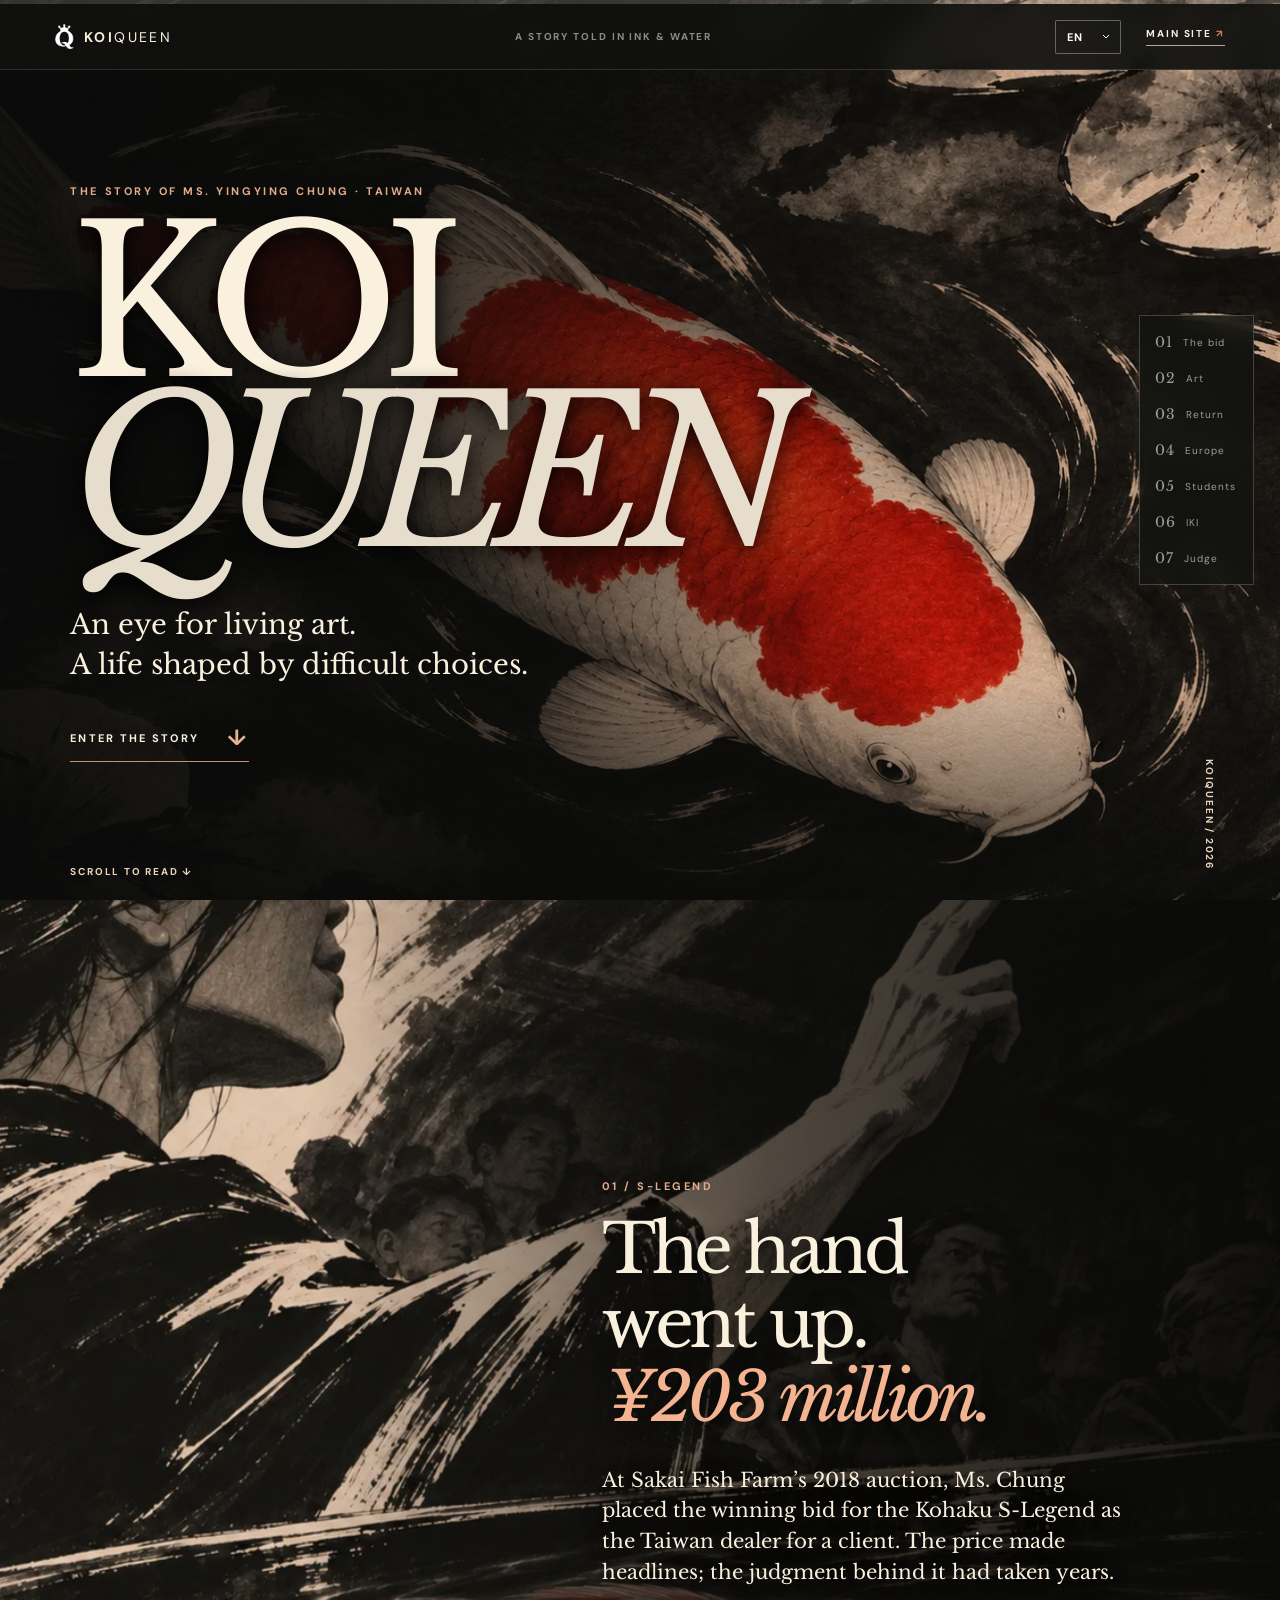
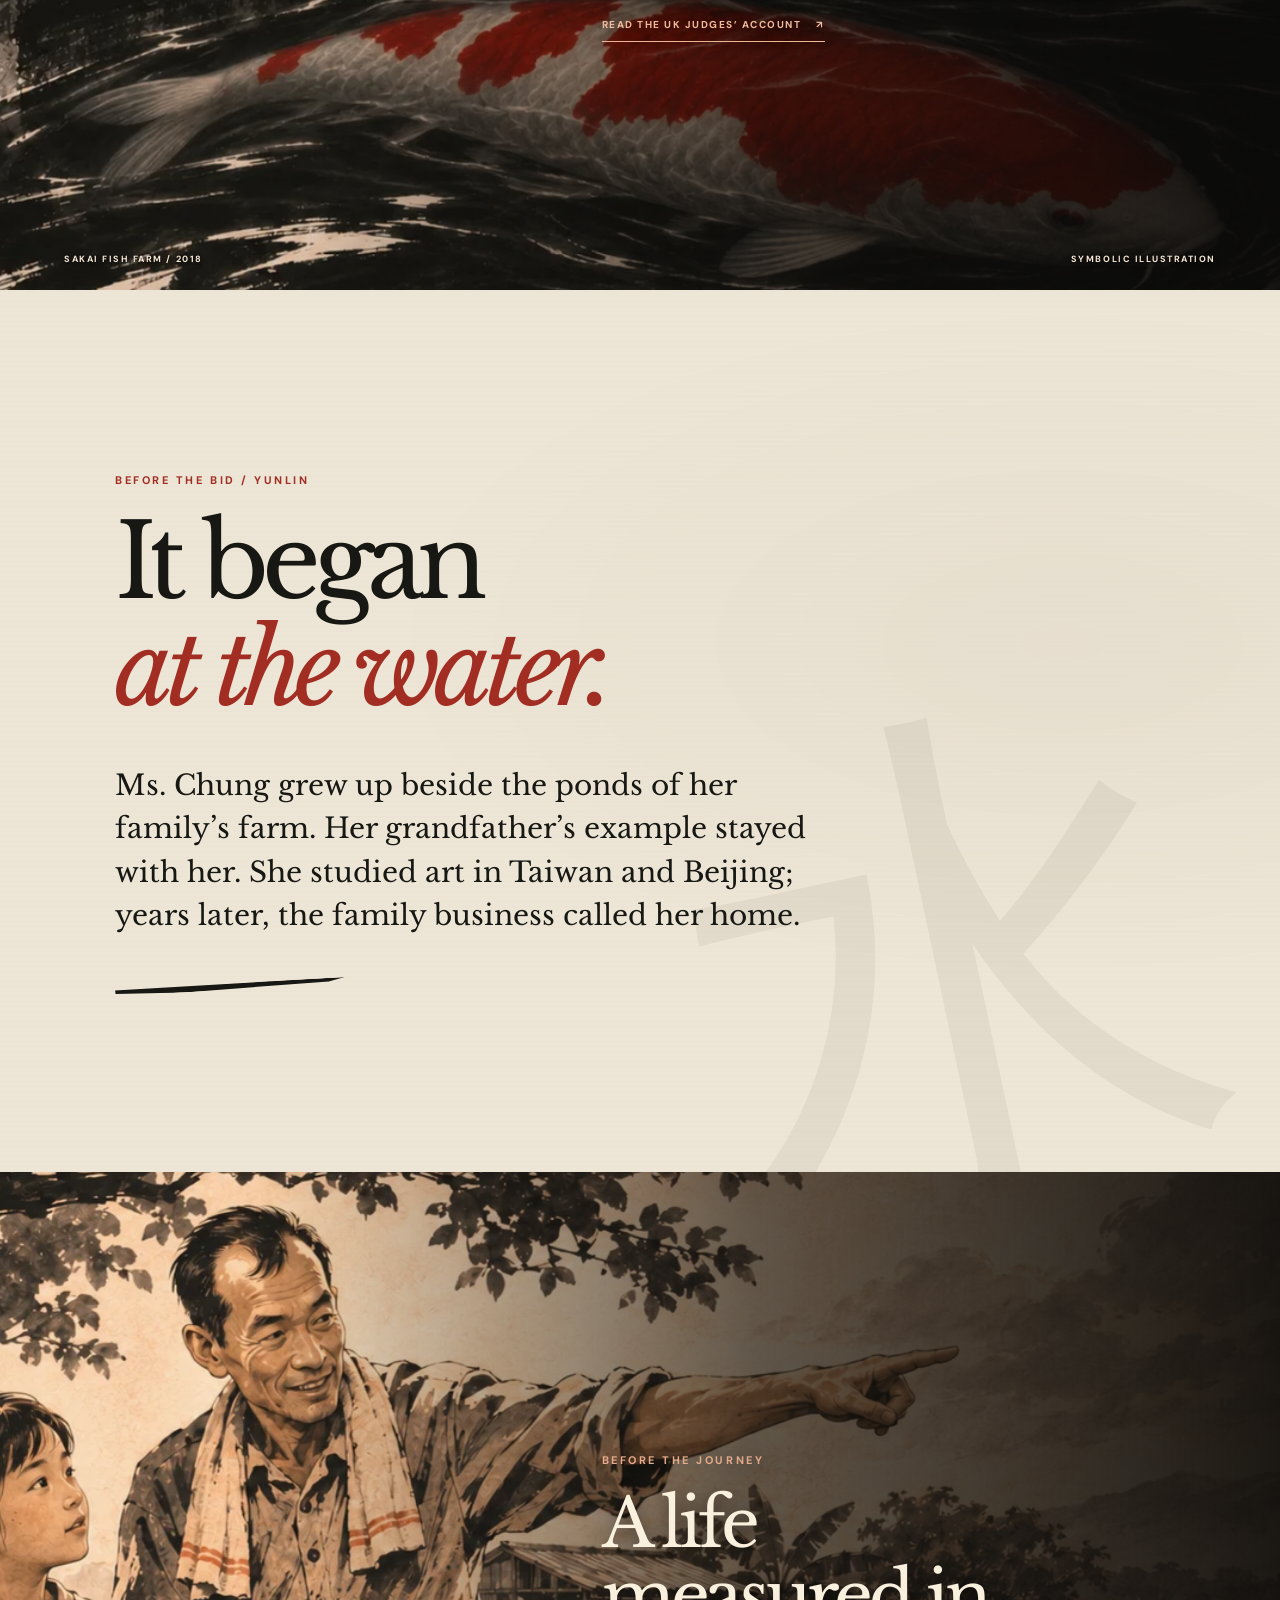
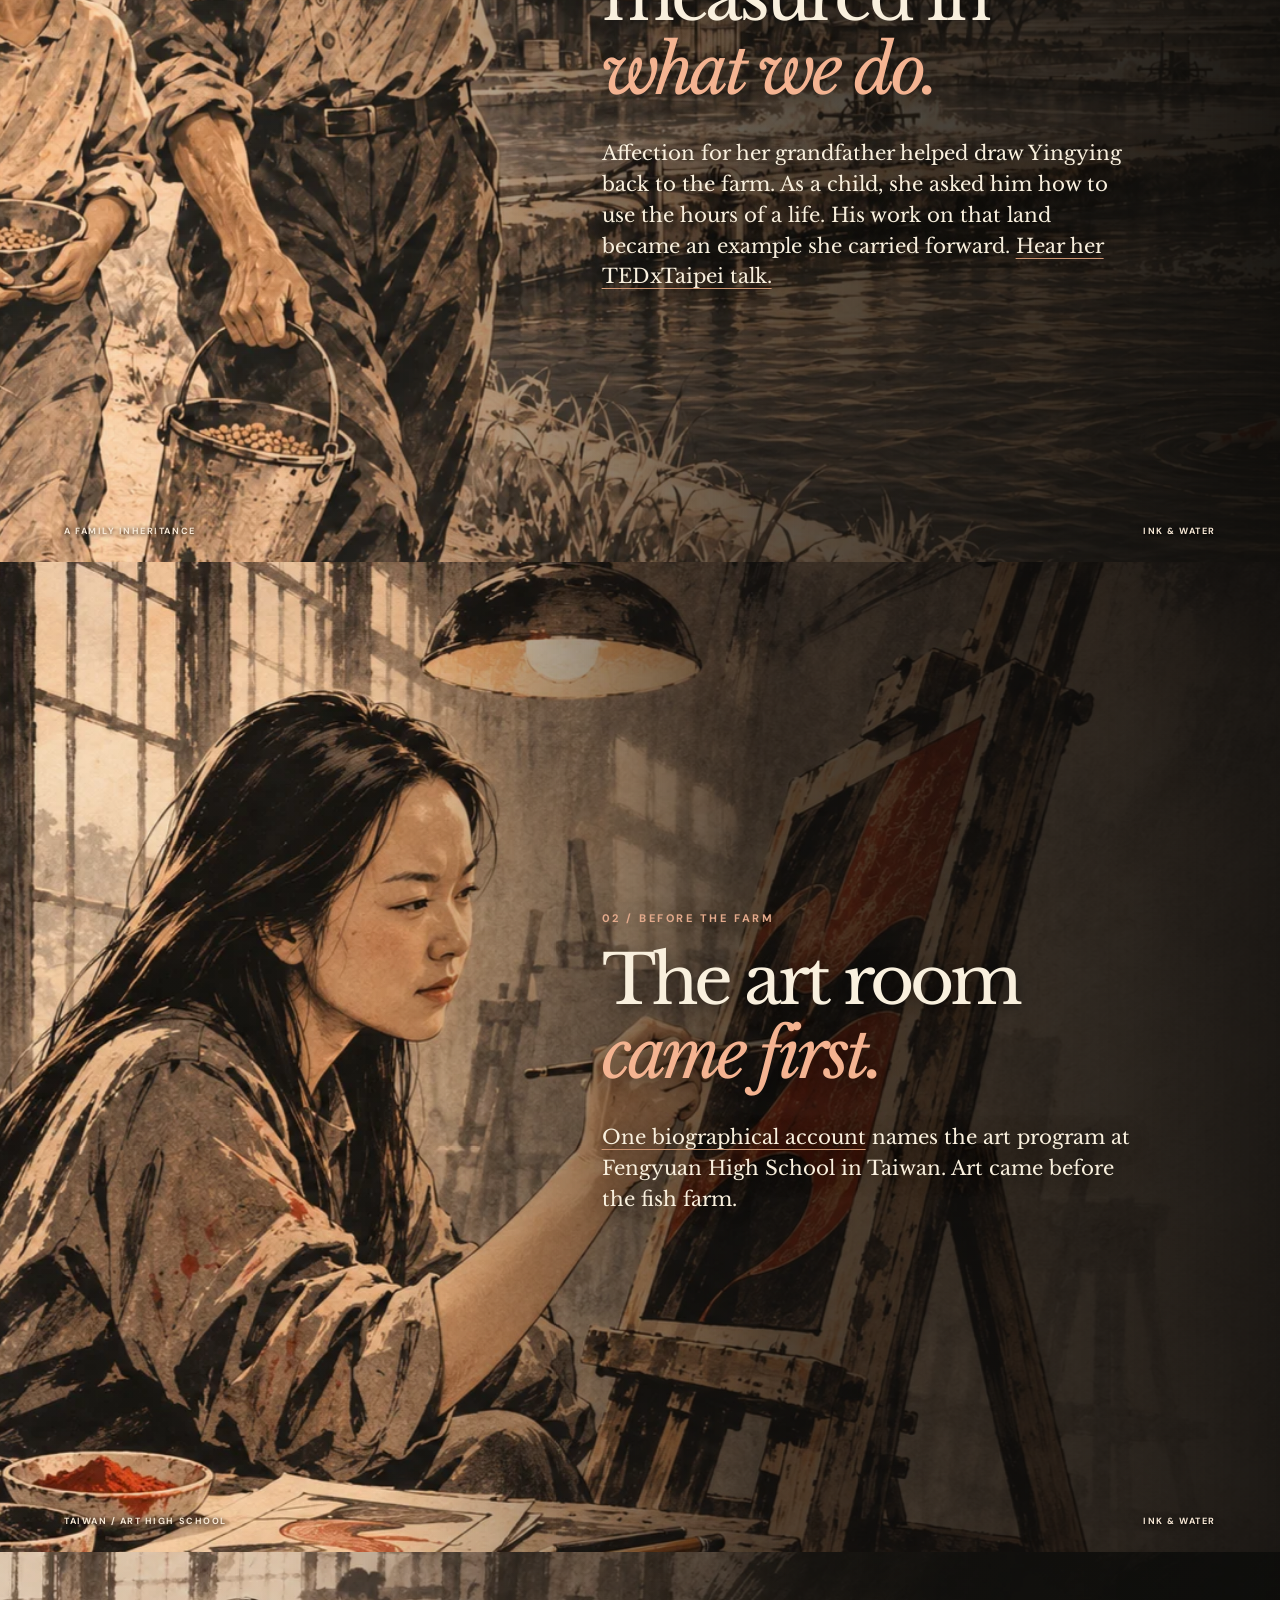
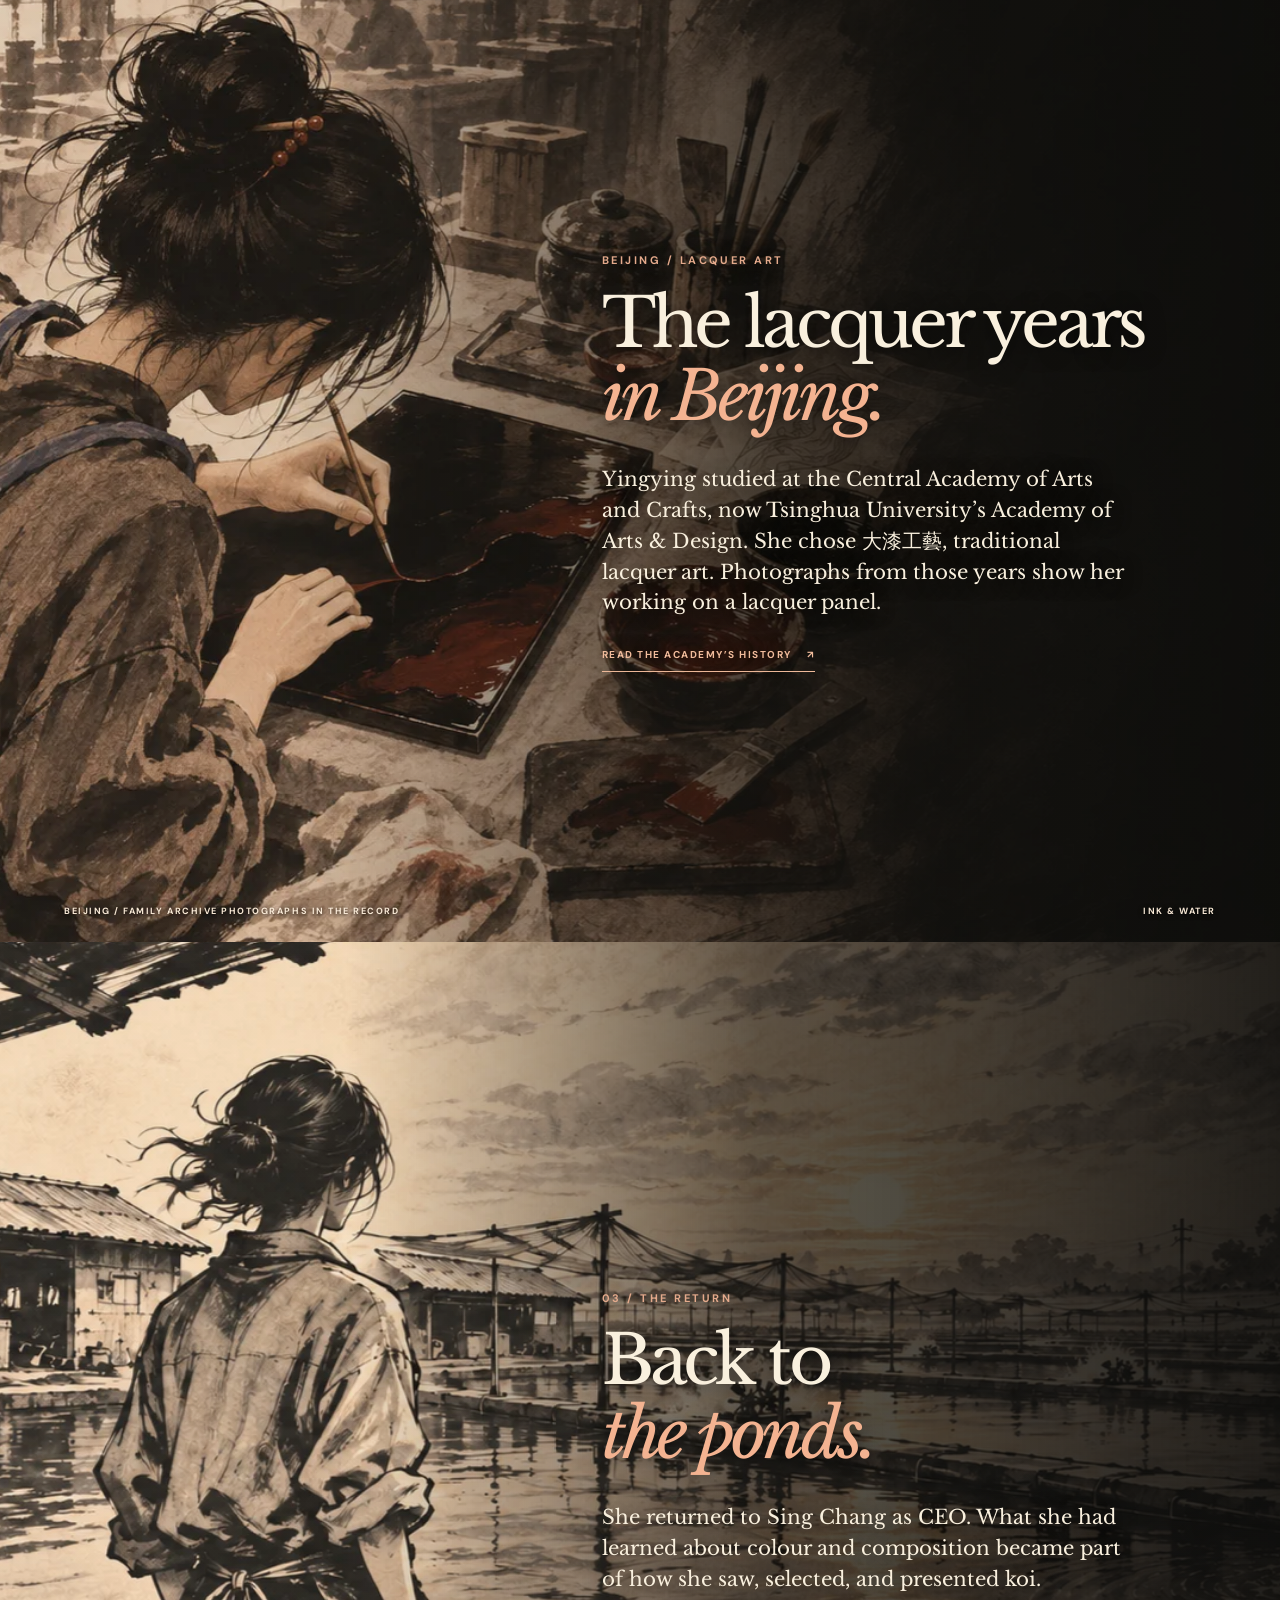
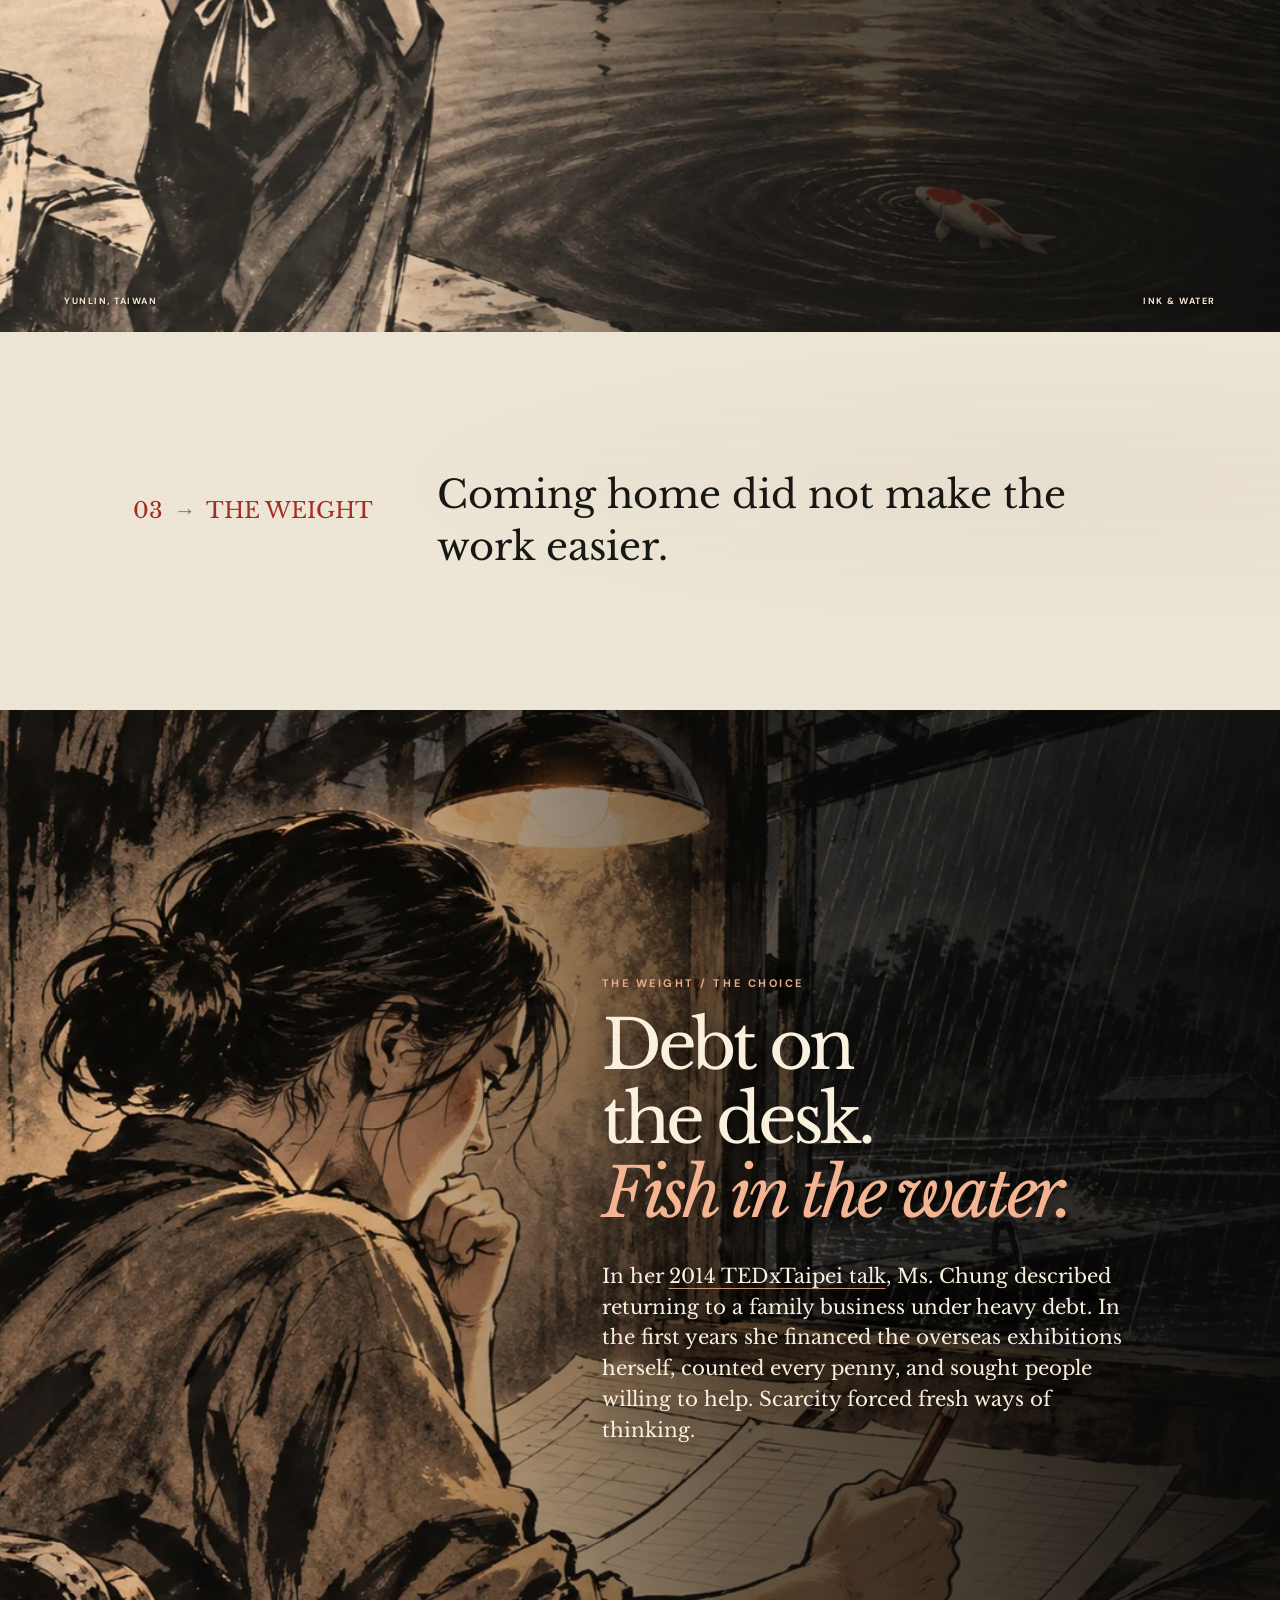
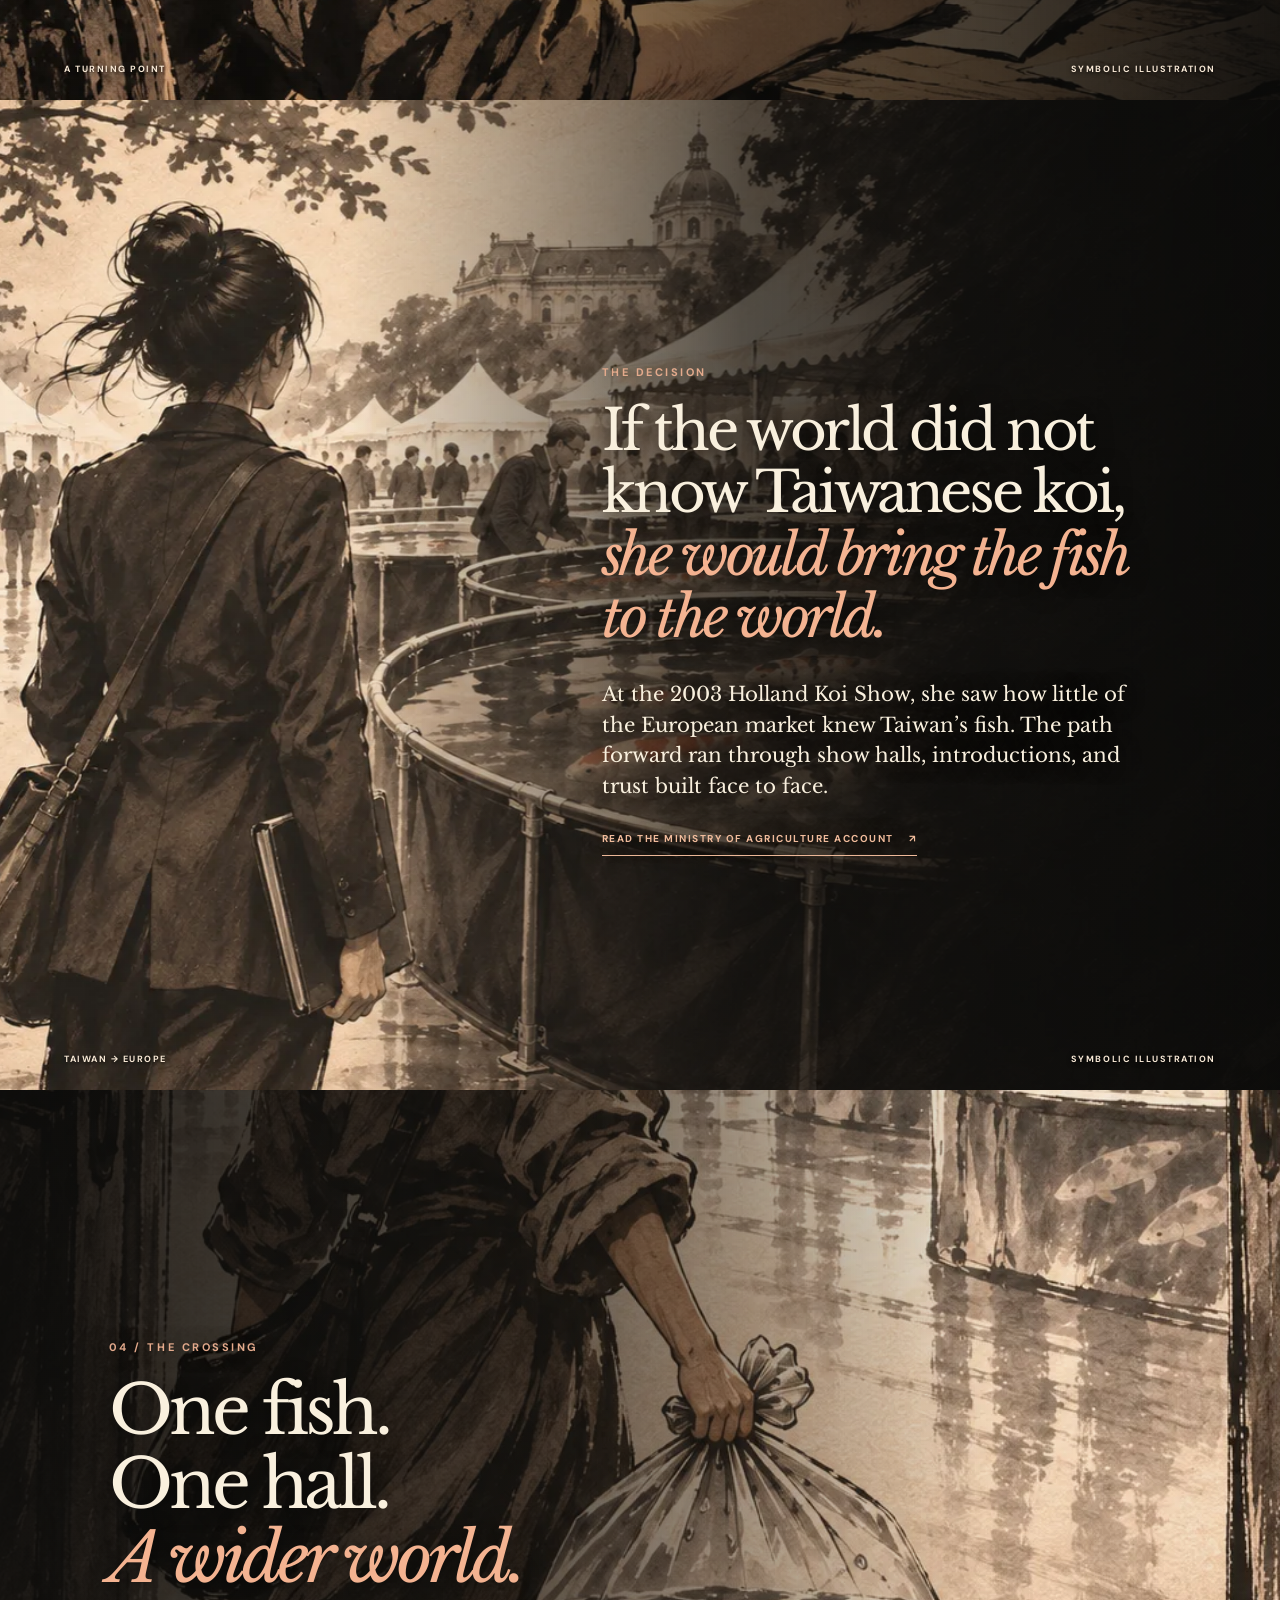
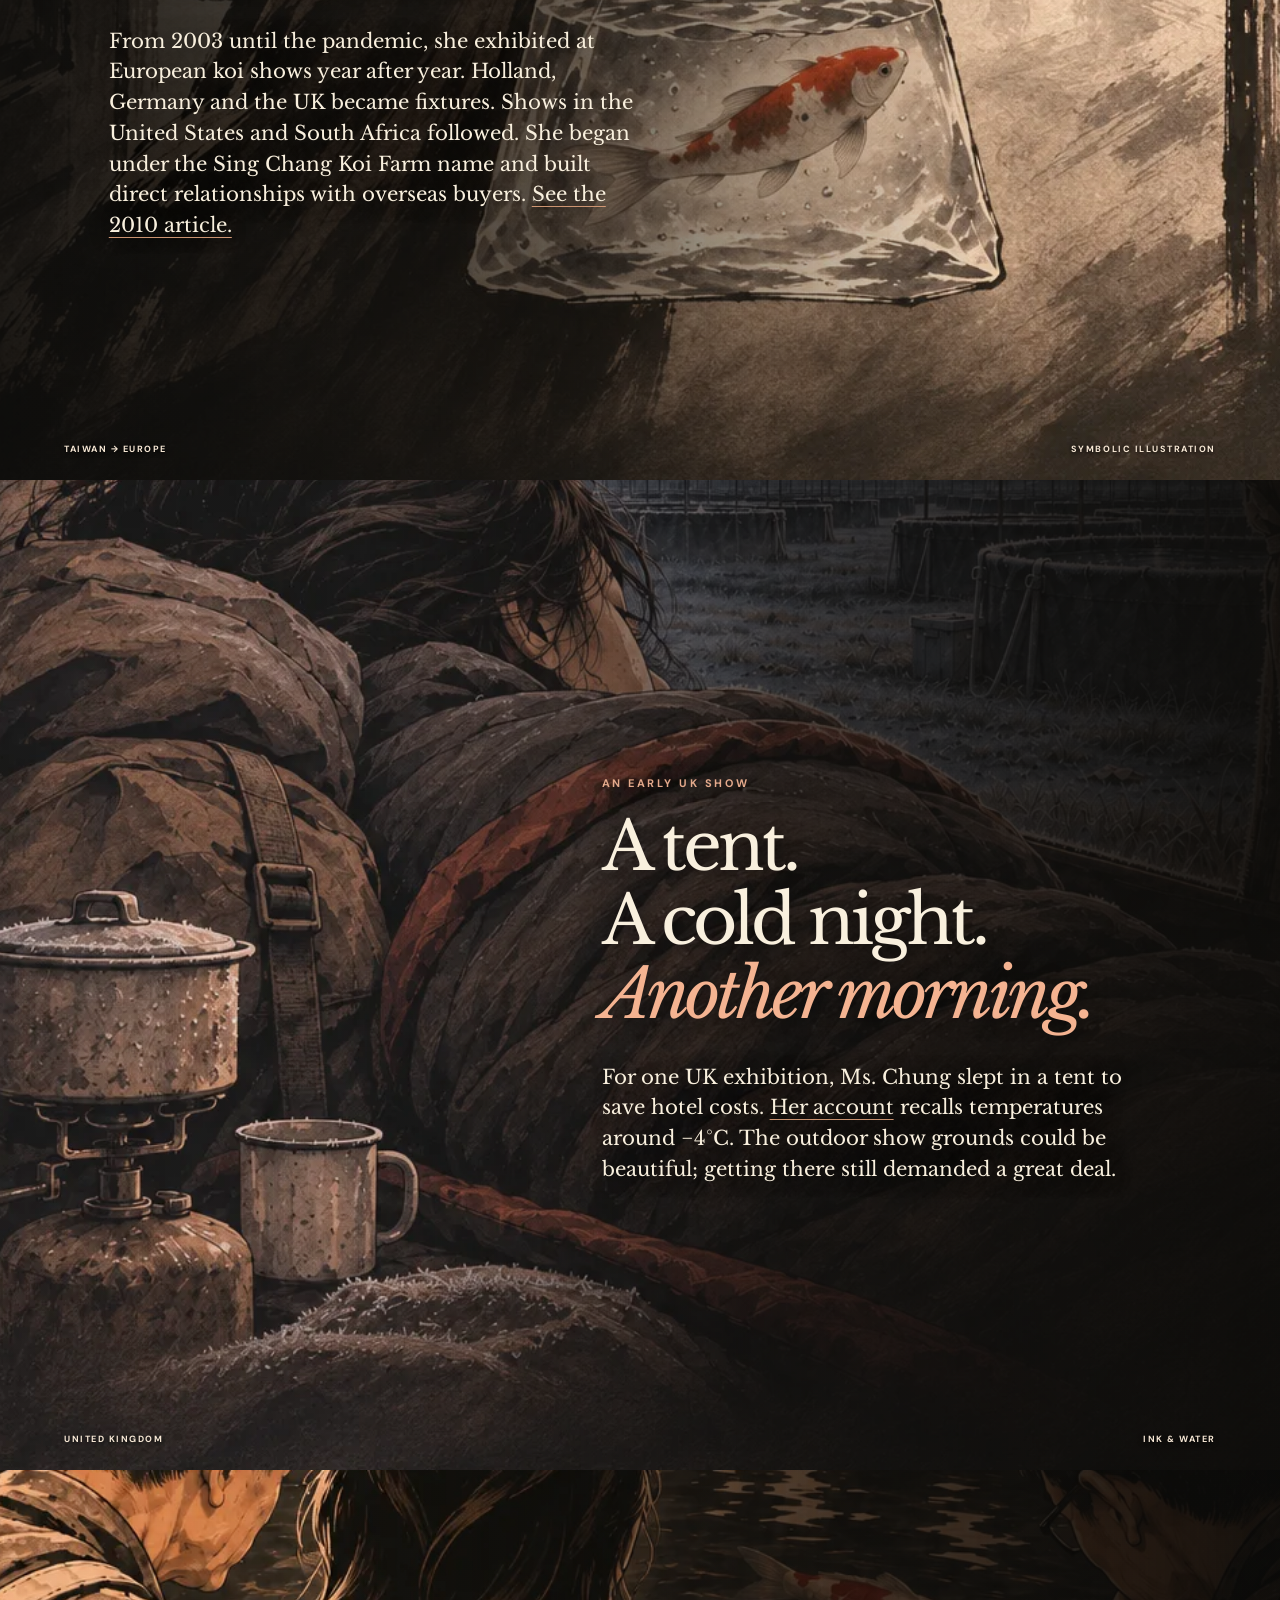
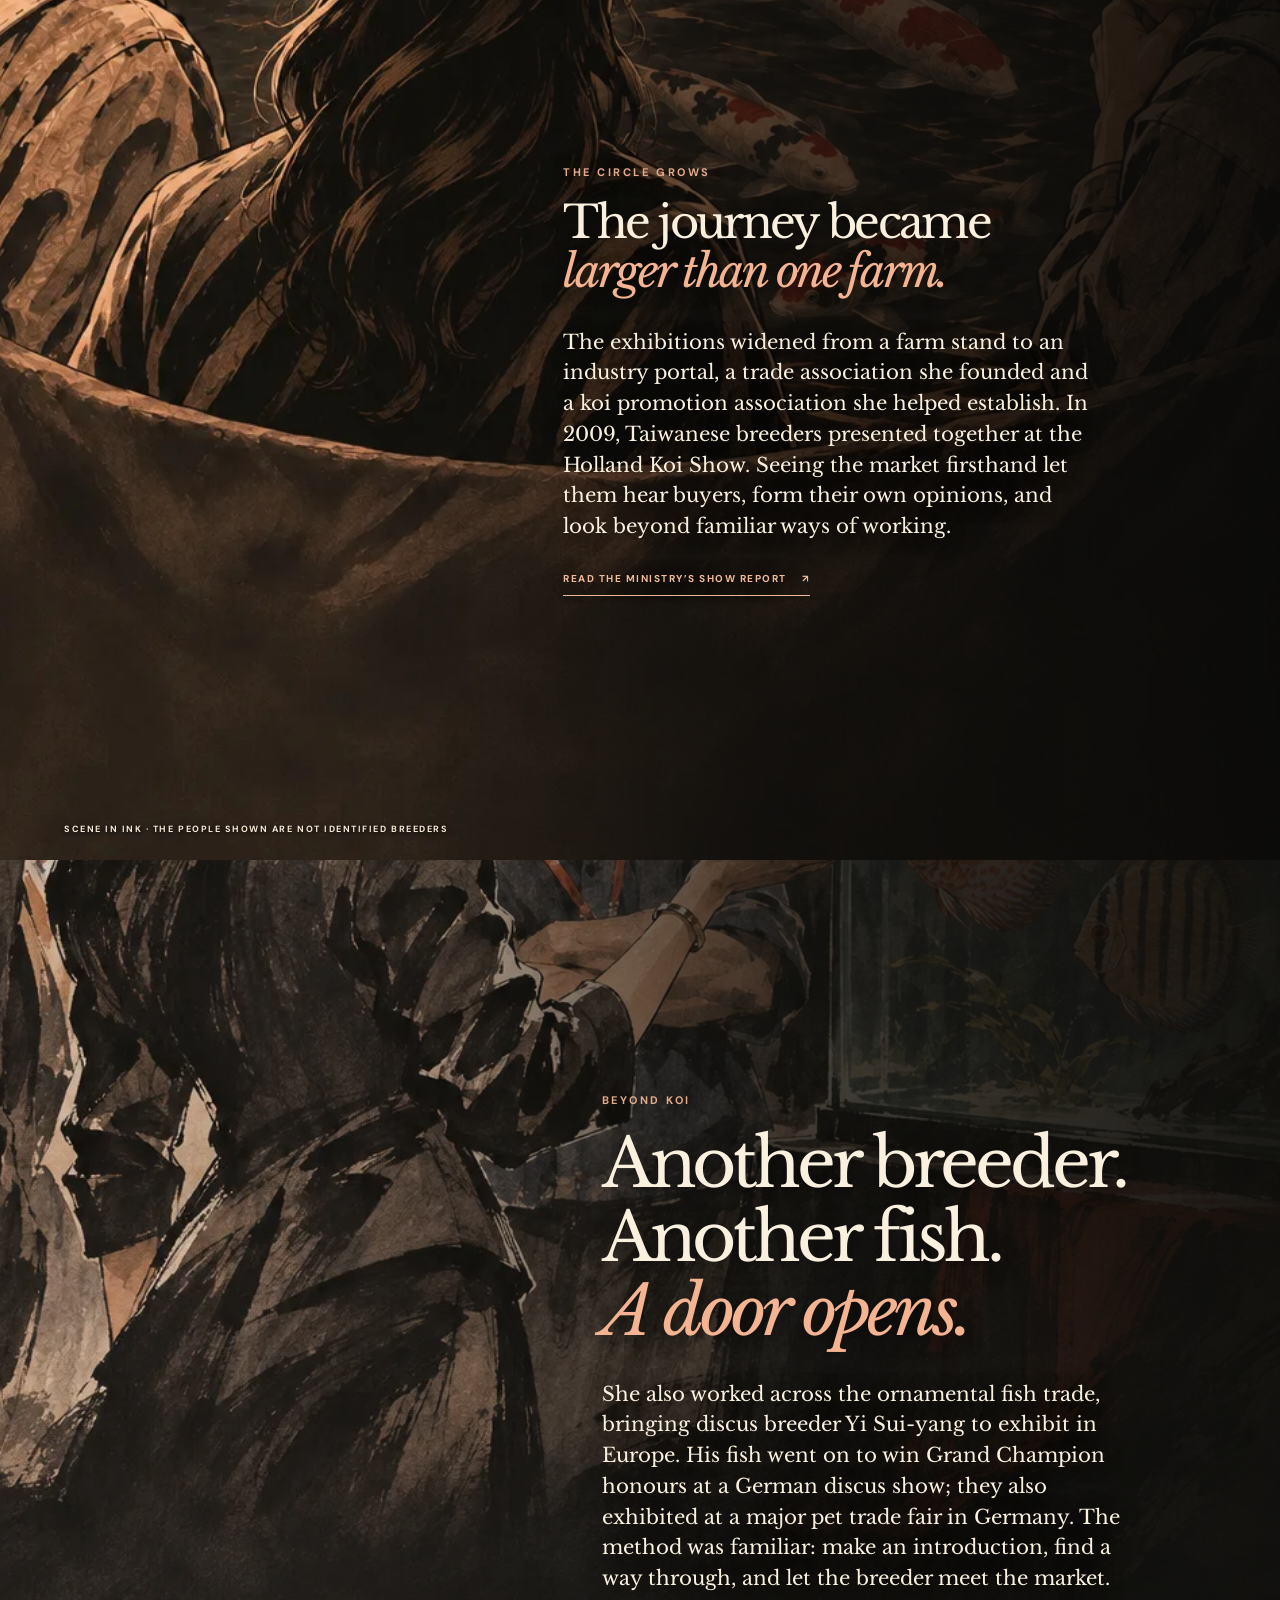
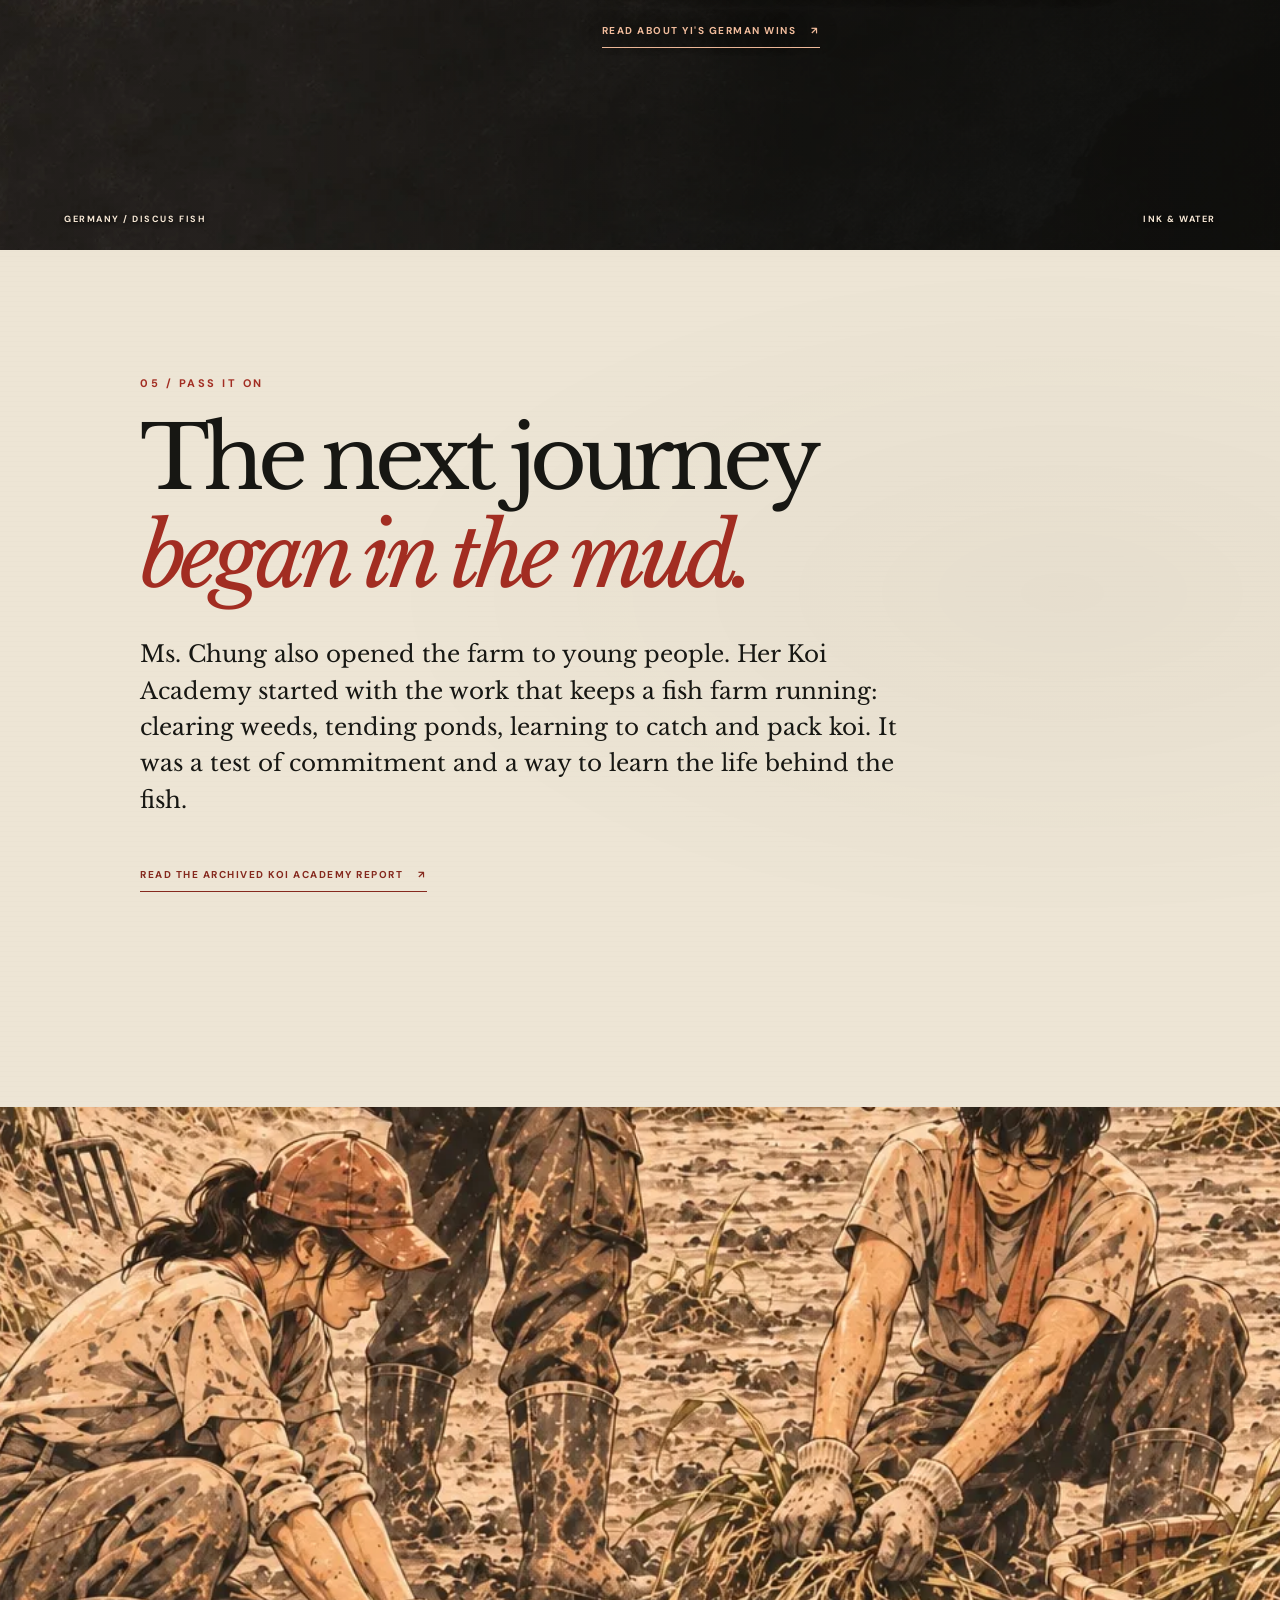
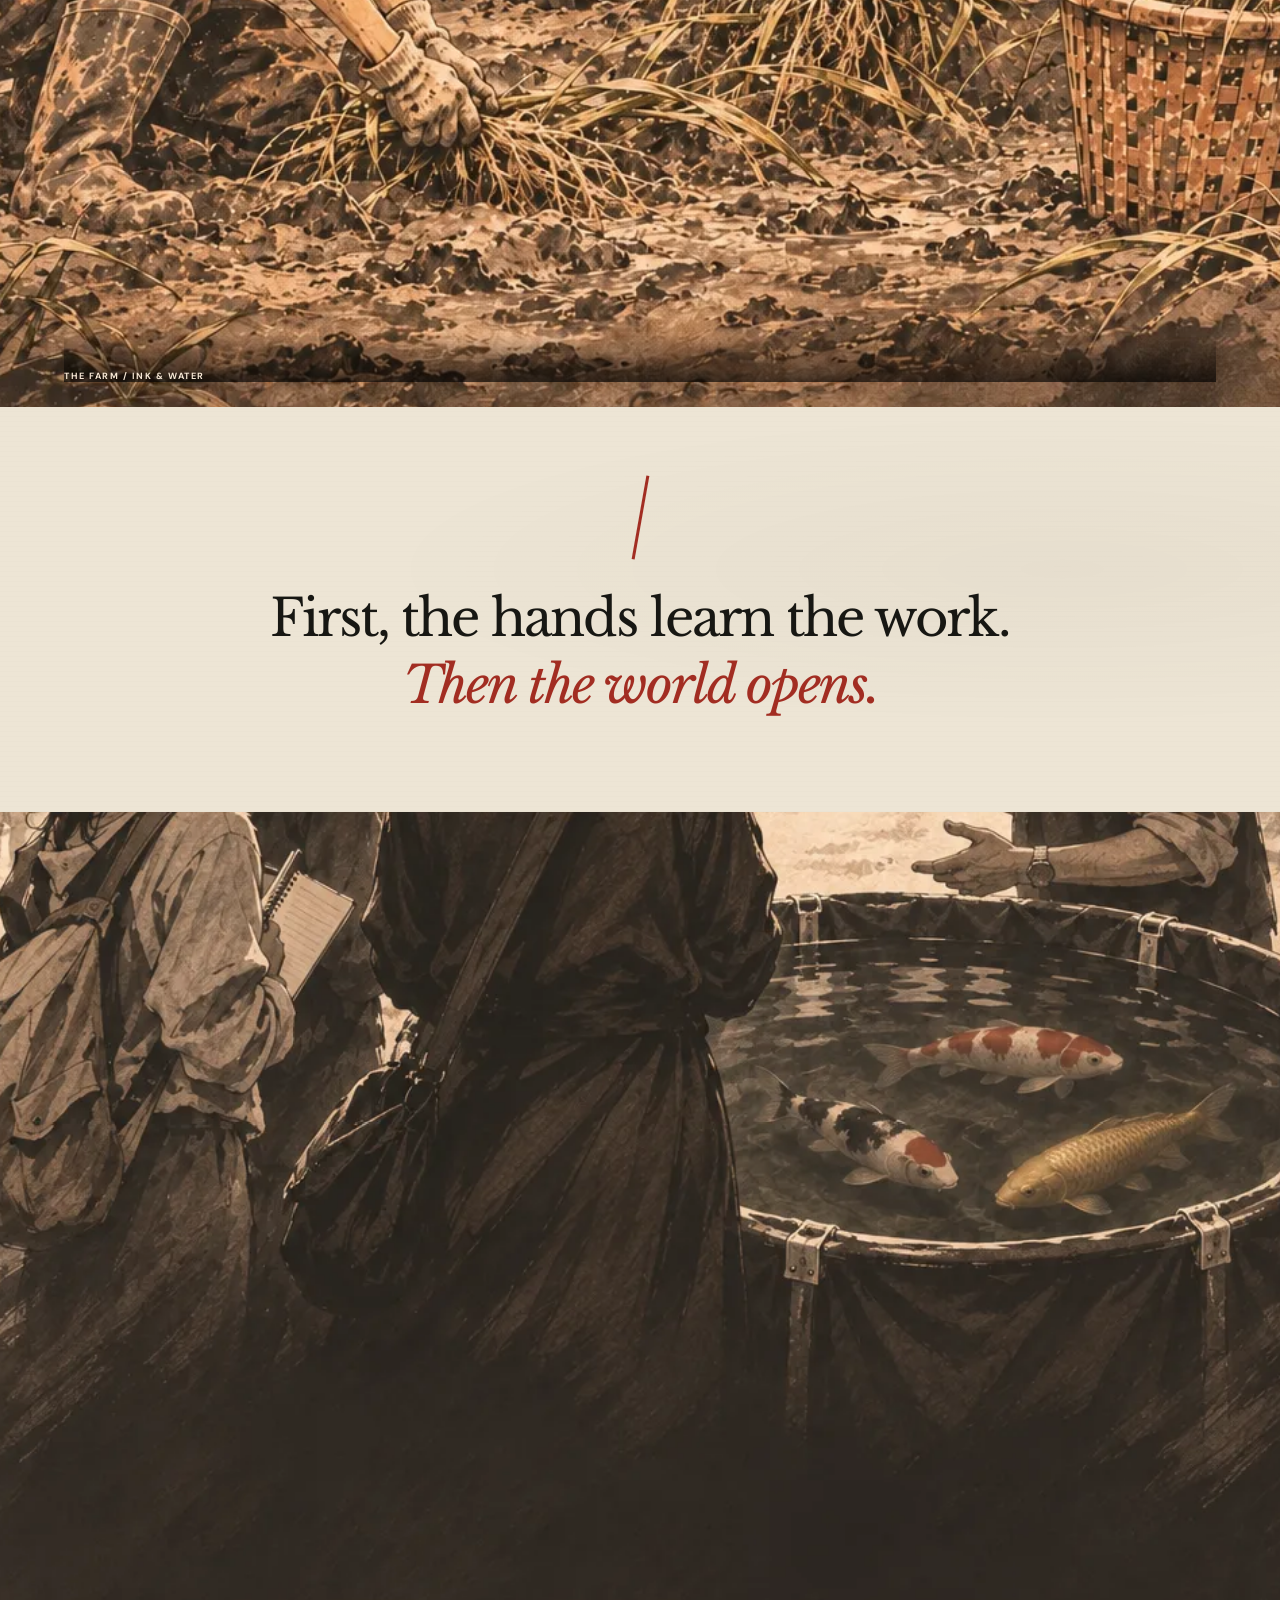
<file: experiments/the-boat-comic/index.html>
<!doctype html>
<html lang="en">
<head>
  <meta charset="utf-8">
  <meta name="viewport" content="width=device-width, initial-scale=1">
  <meta name="robots" content="noindex">
  <link rel="canonical" href="https://koiqueen.com/story/">
  <title>Koi Queen story has moved</title>
  <script>
    window.location.replace('../../story/' + window.location.search + window.location.hash);
  </script>
</head>
<body>
  <p>The story has moved to <a href="https://koiqueen.com/story/">koiqueen.com/story/</a>.</p>
</body>
</html>
</file>
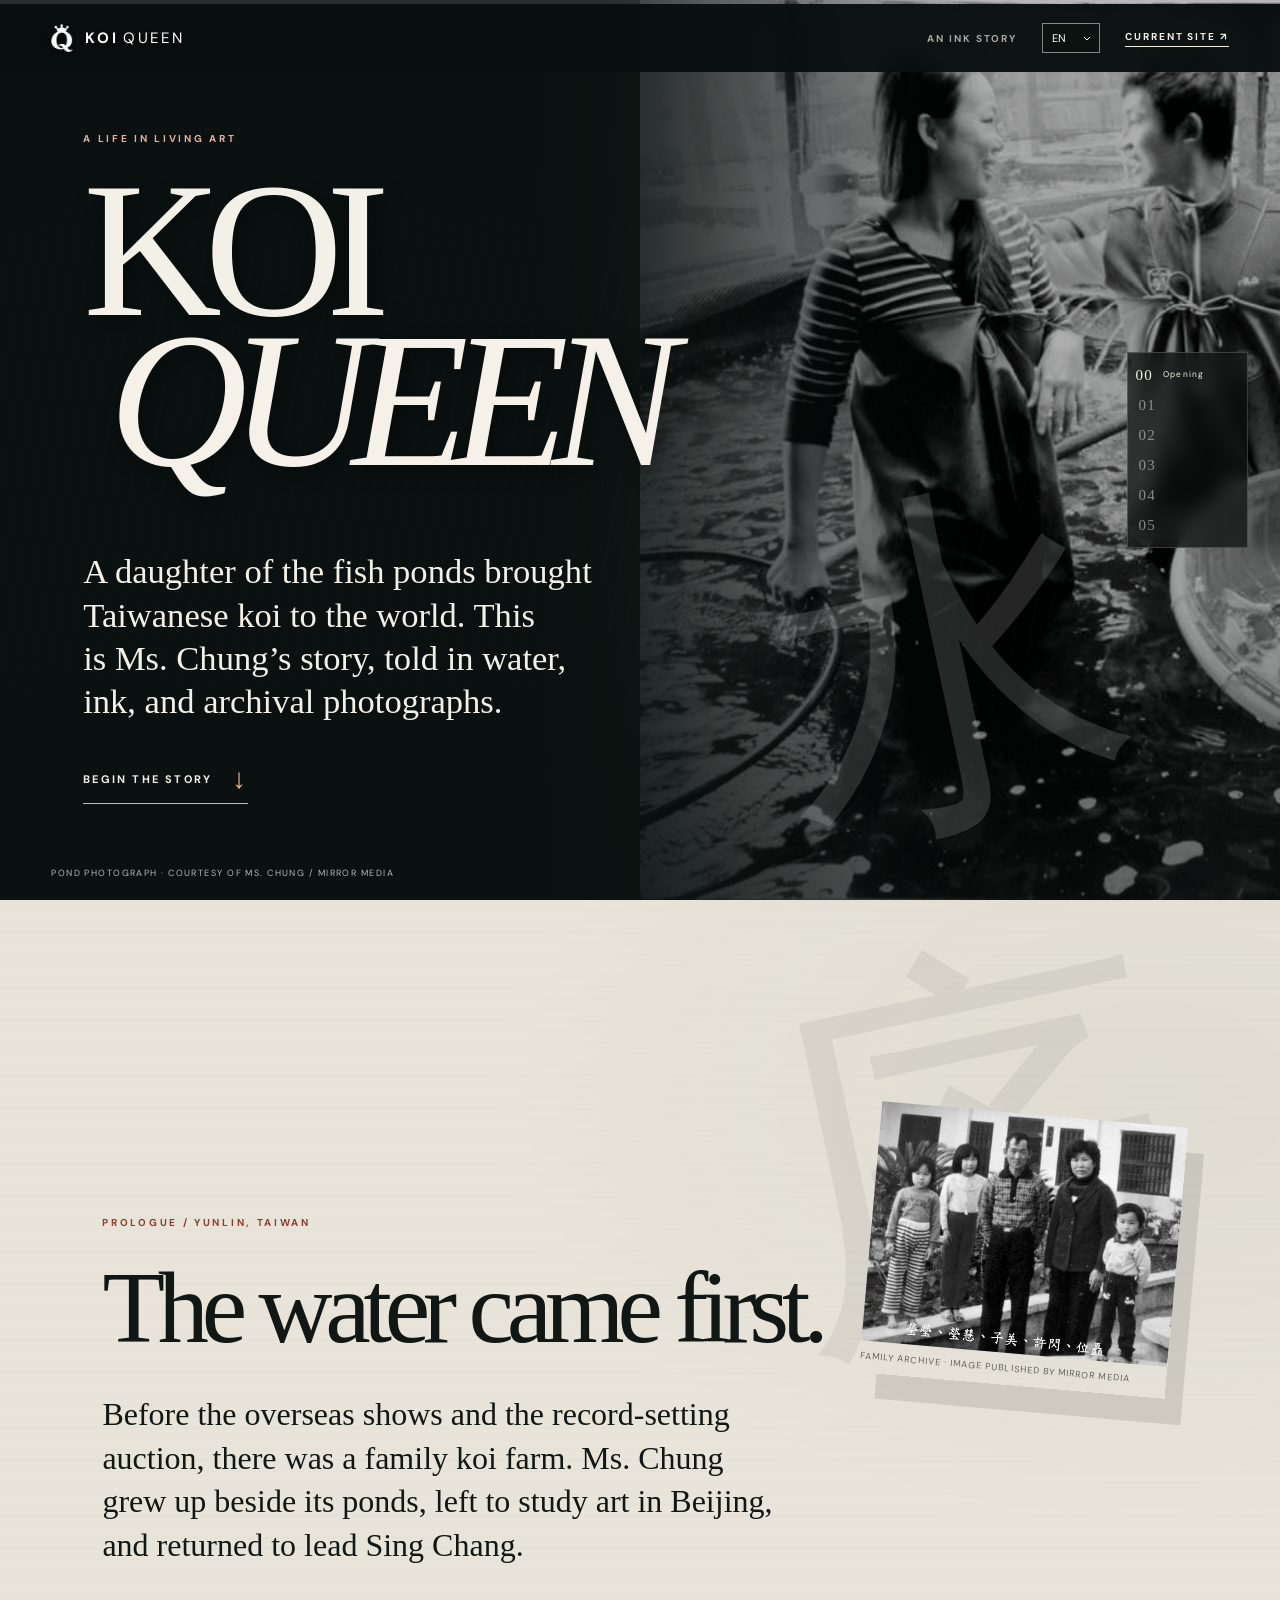
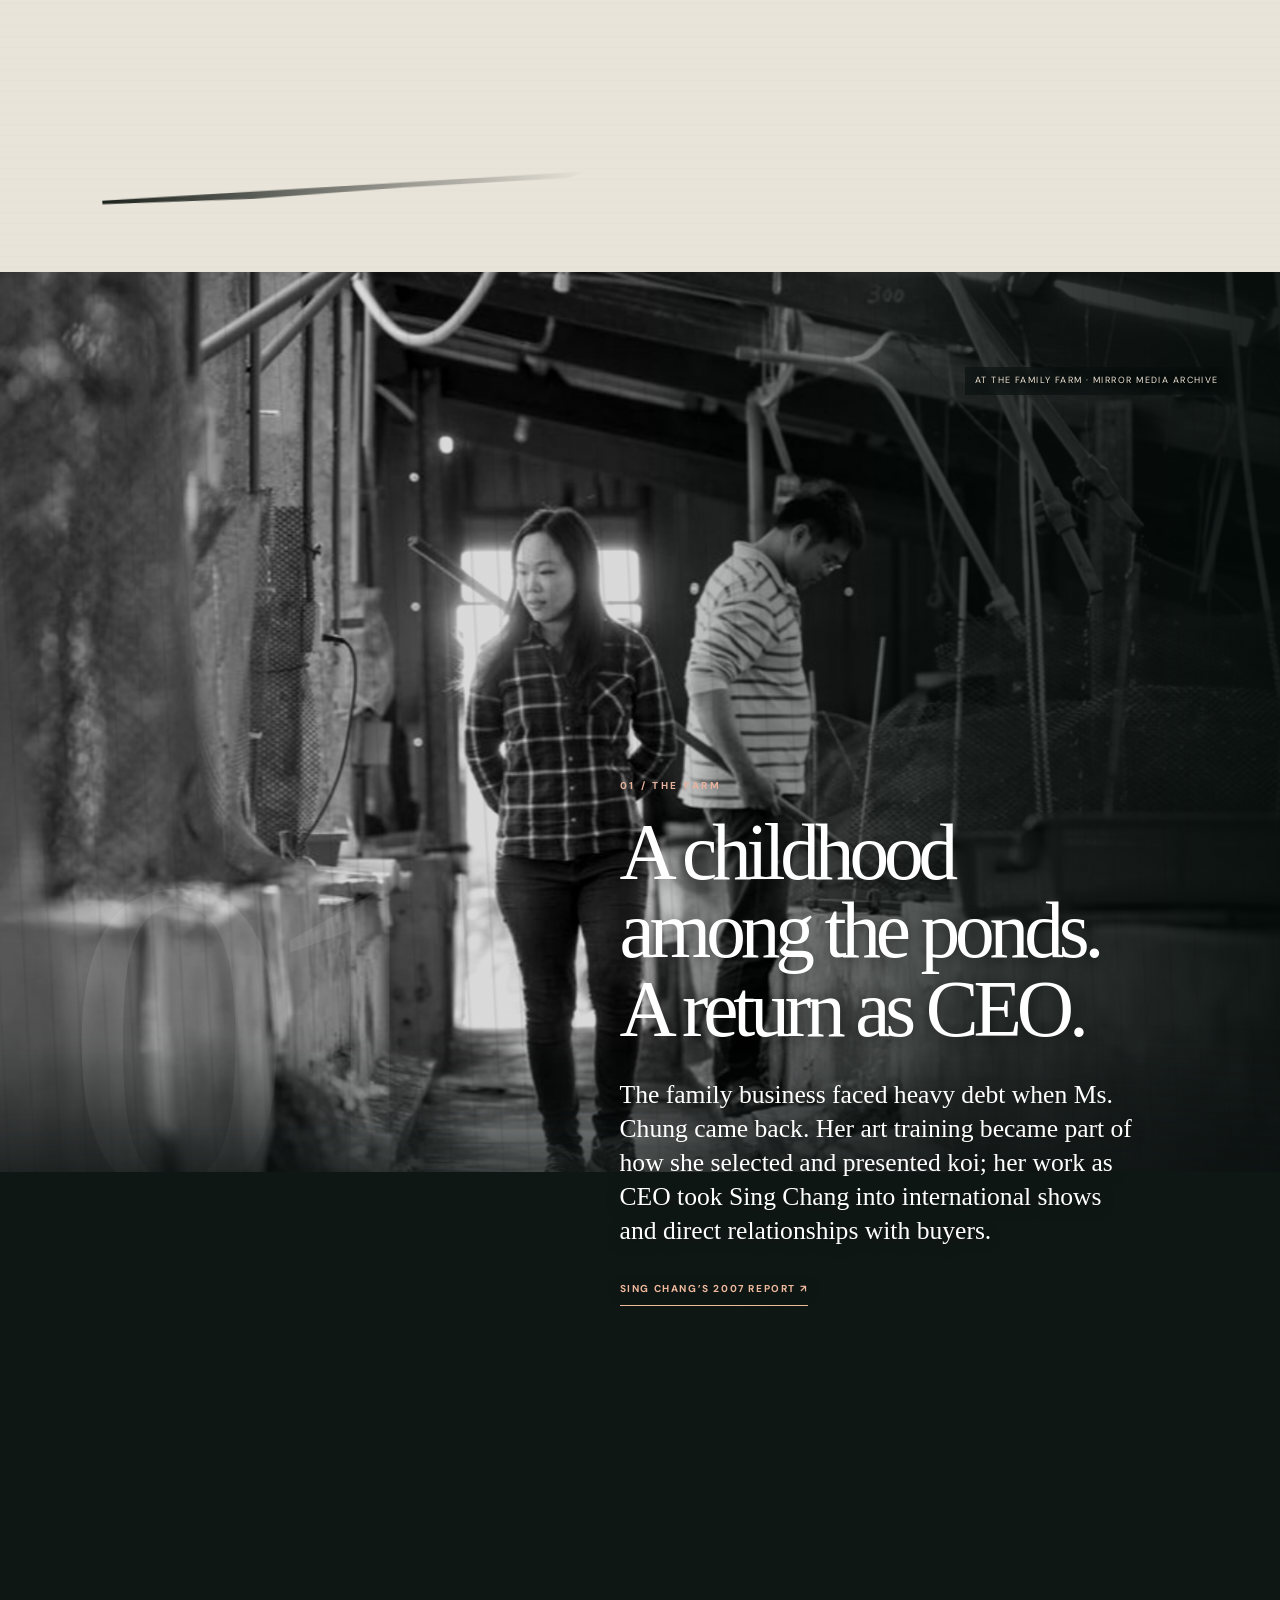
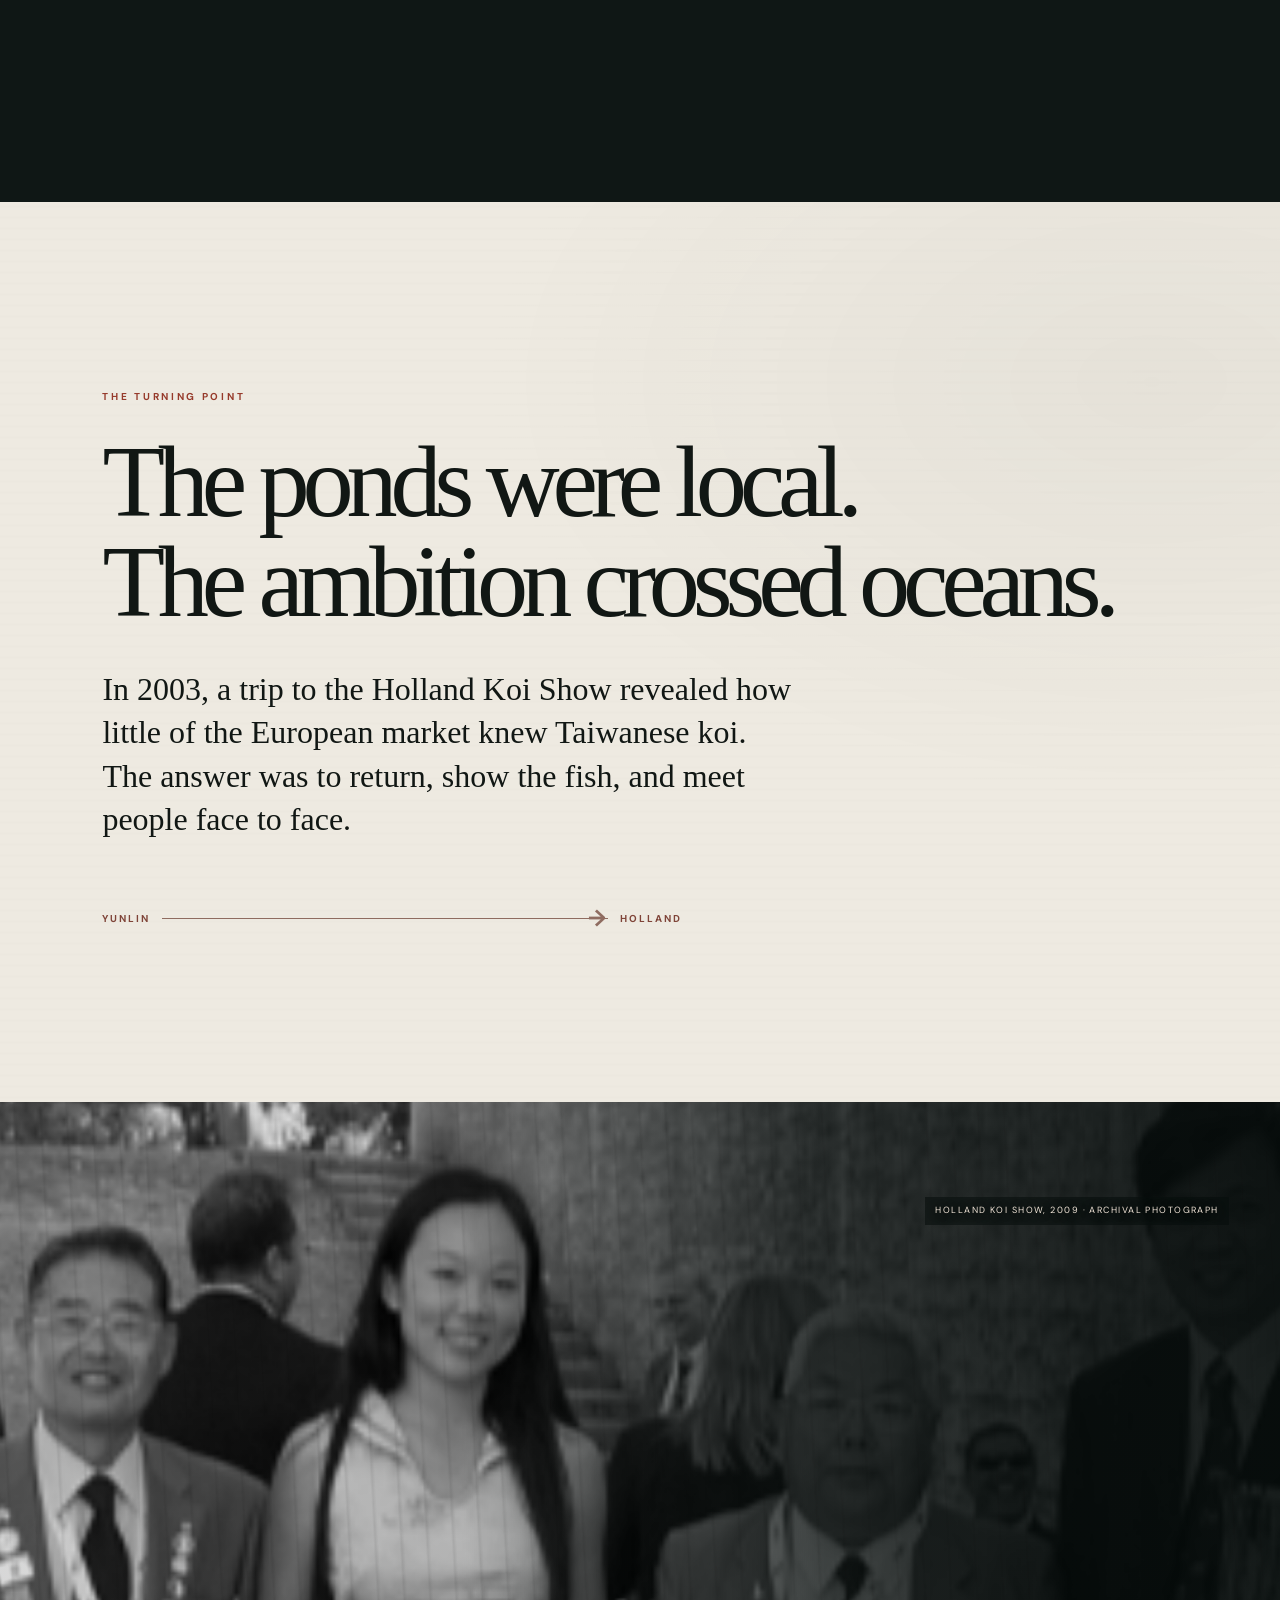
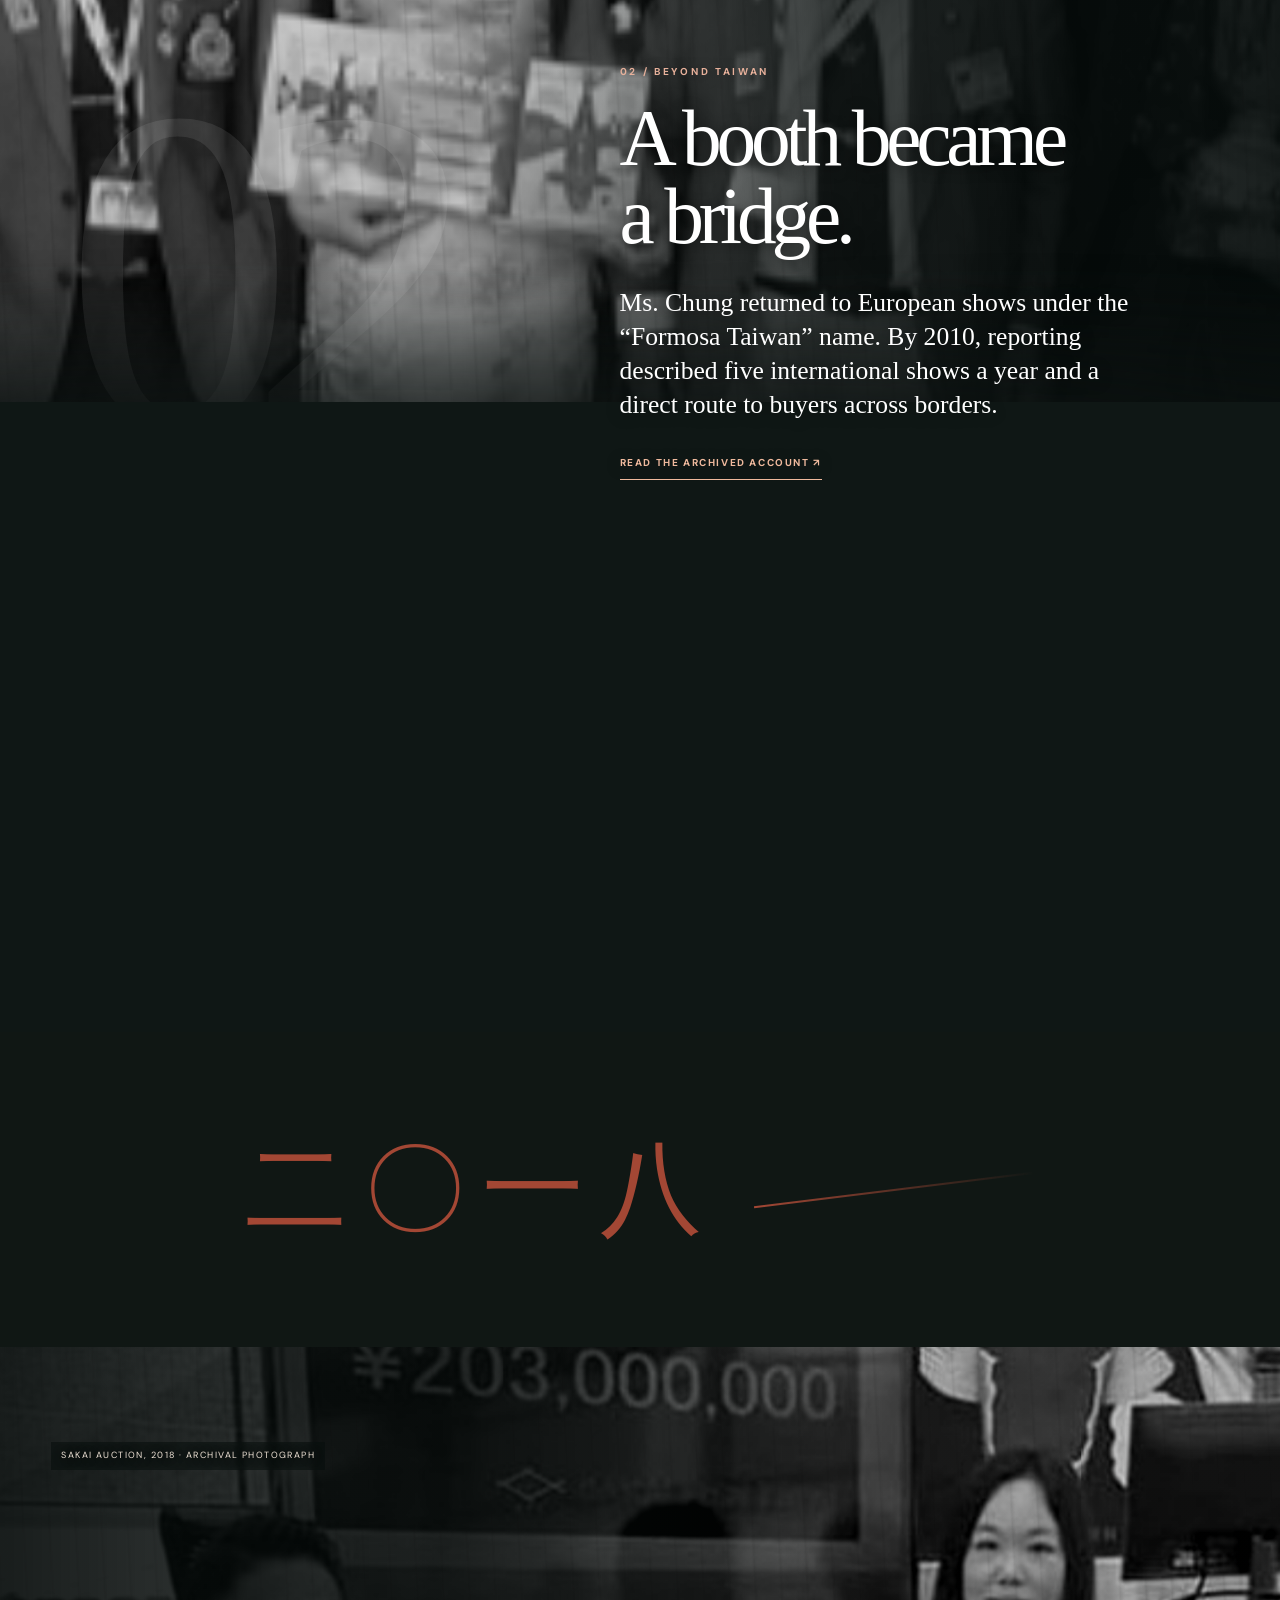
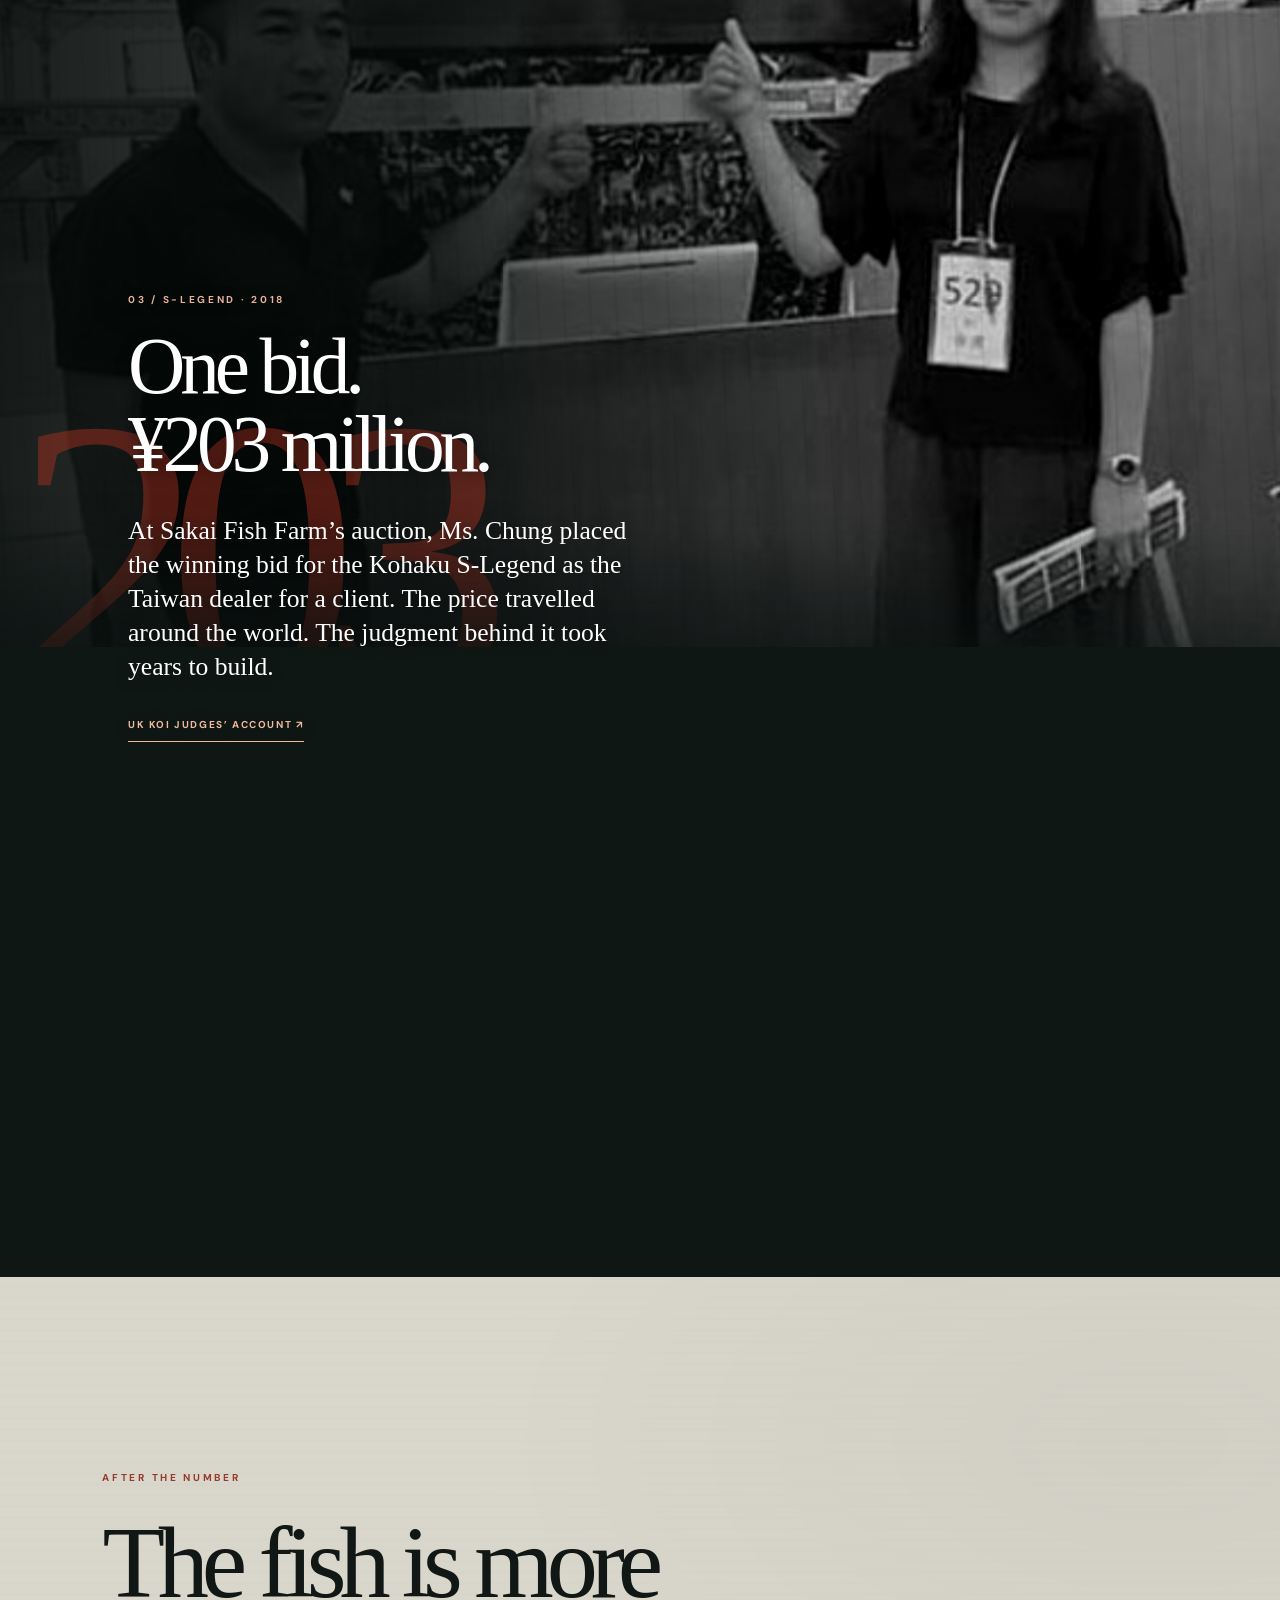
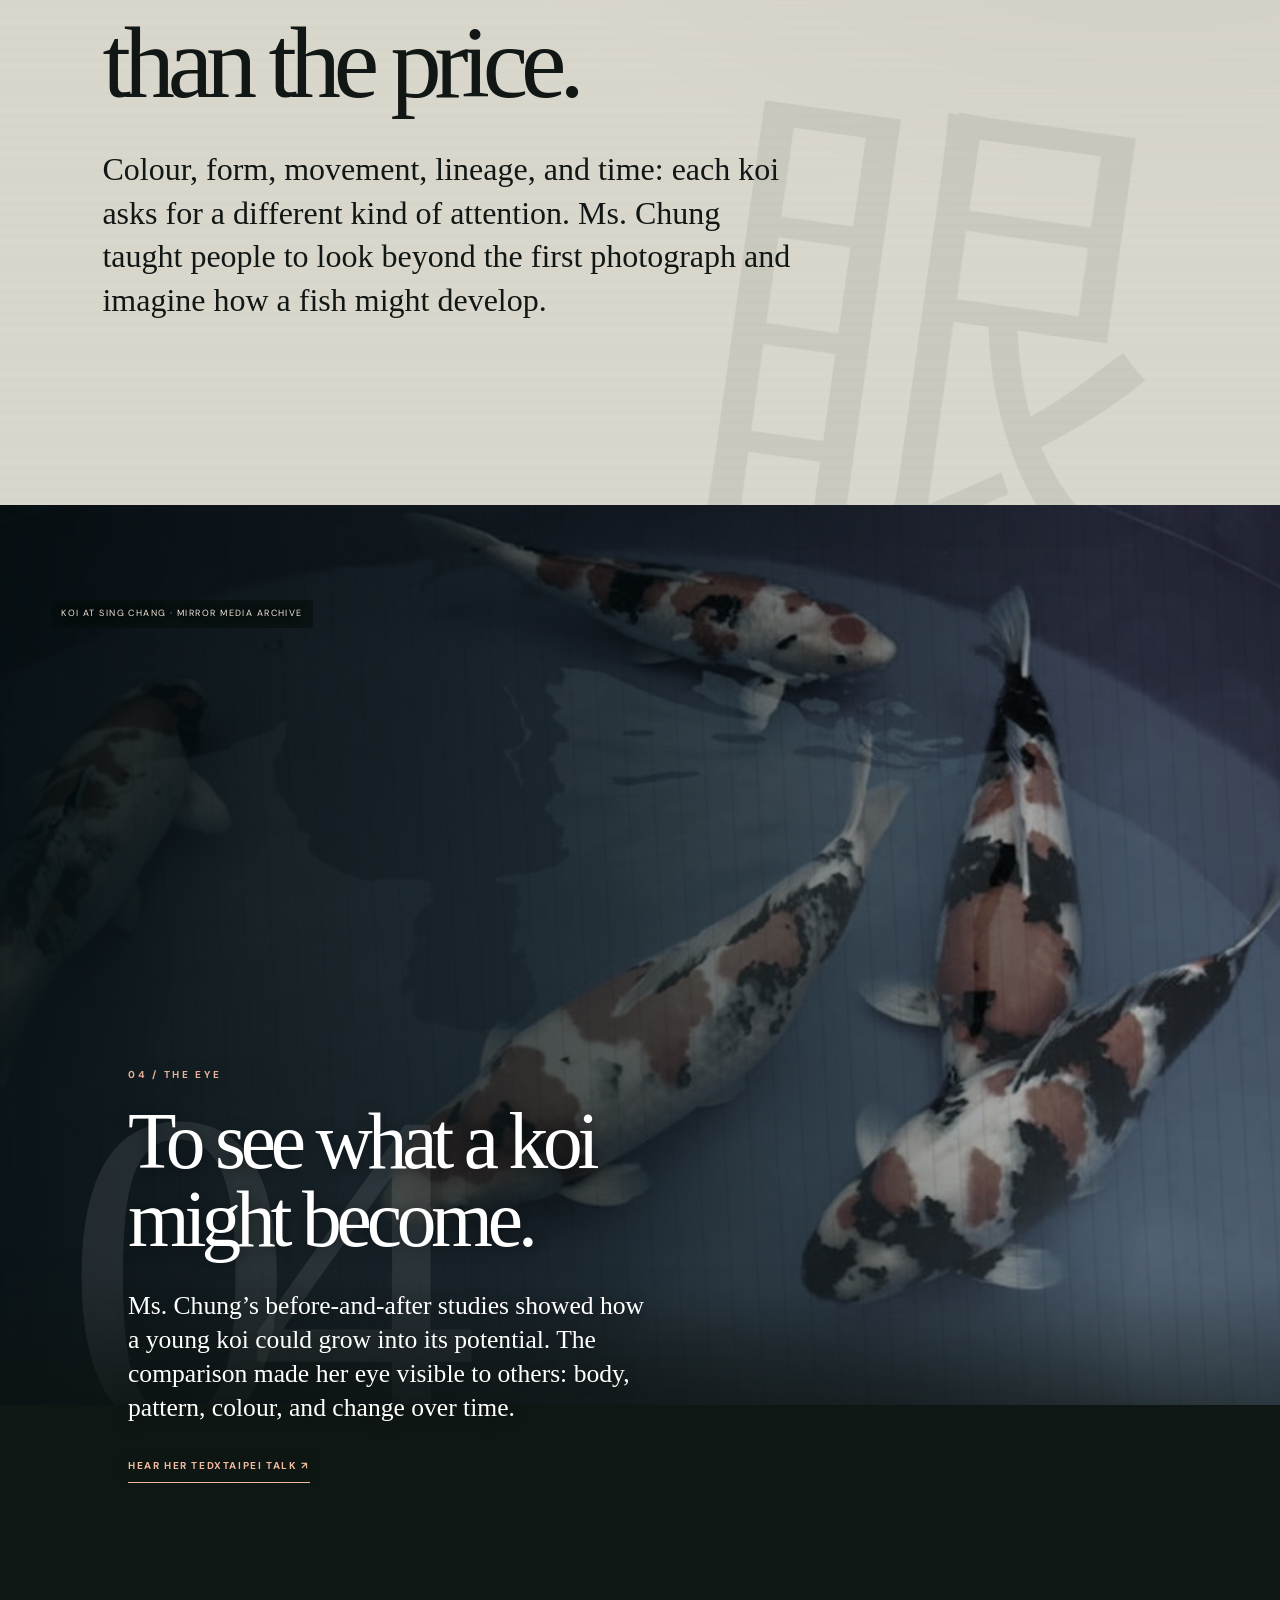
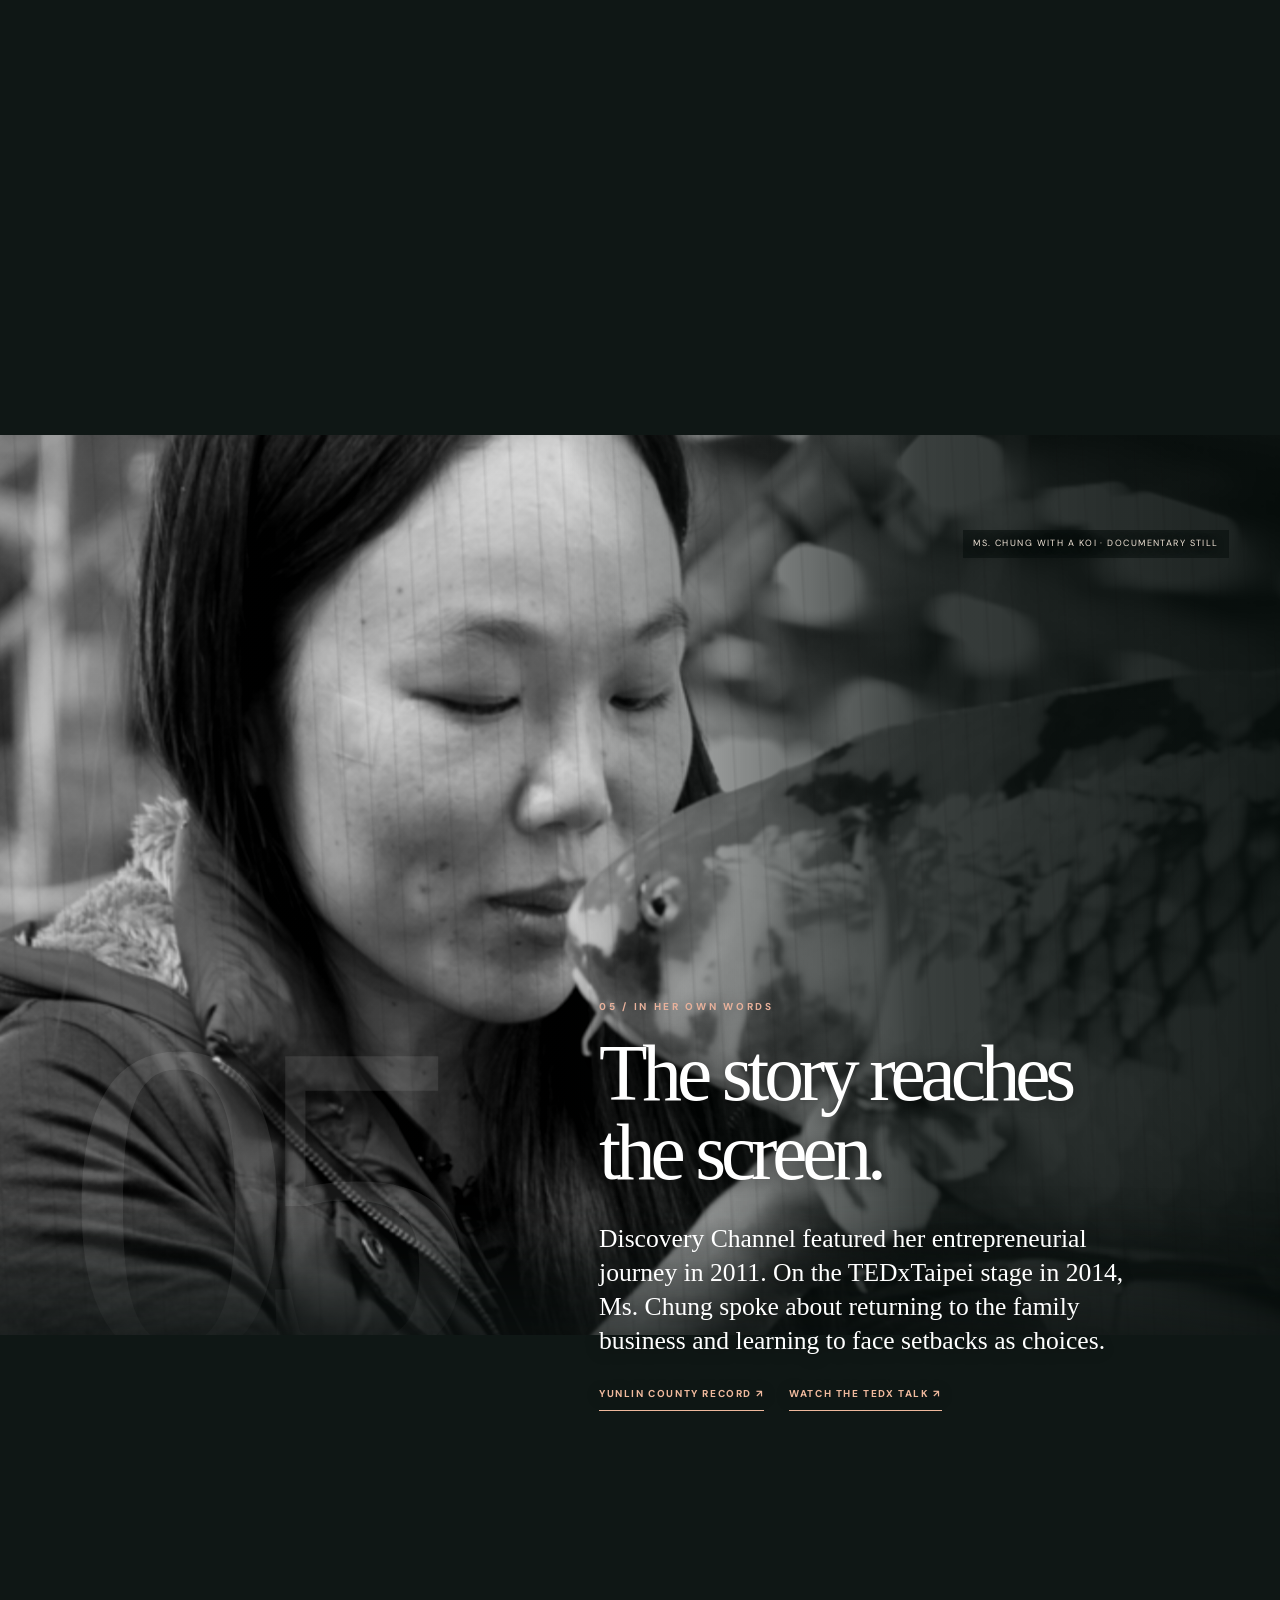
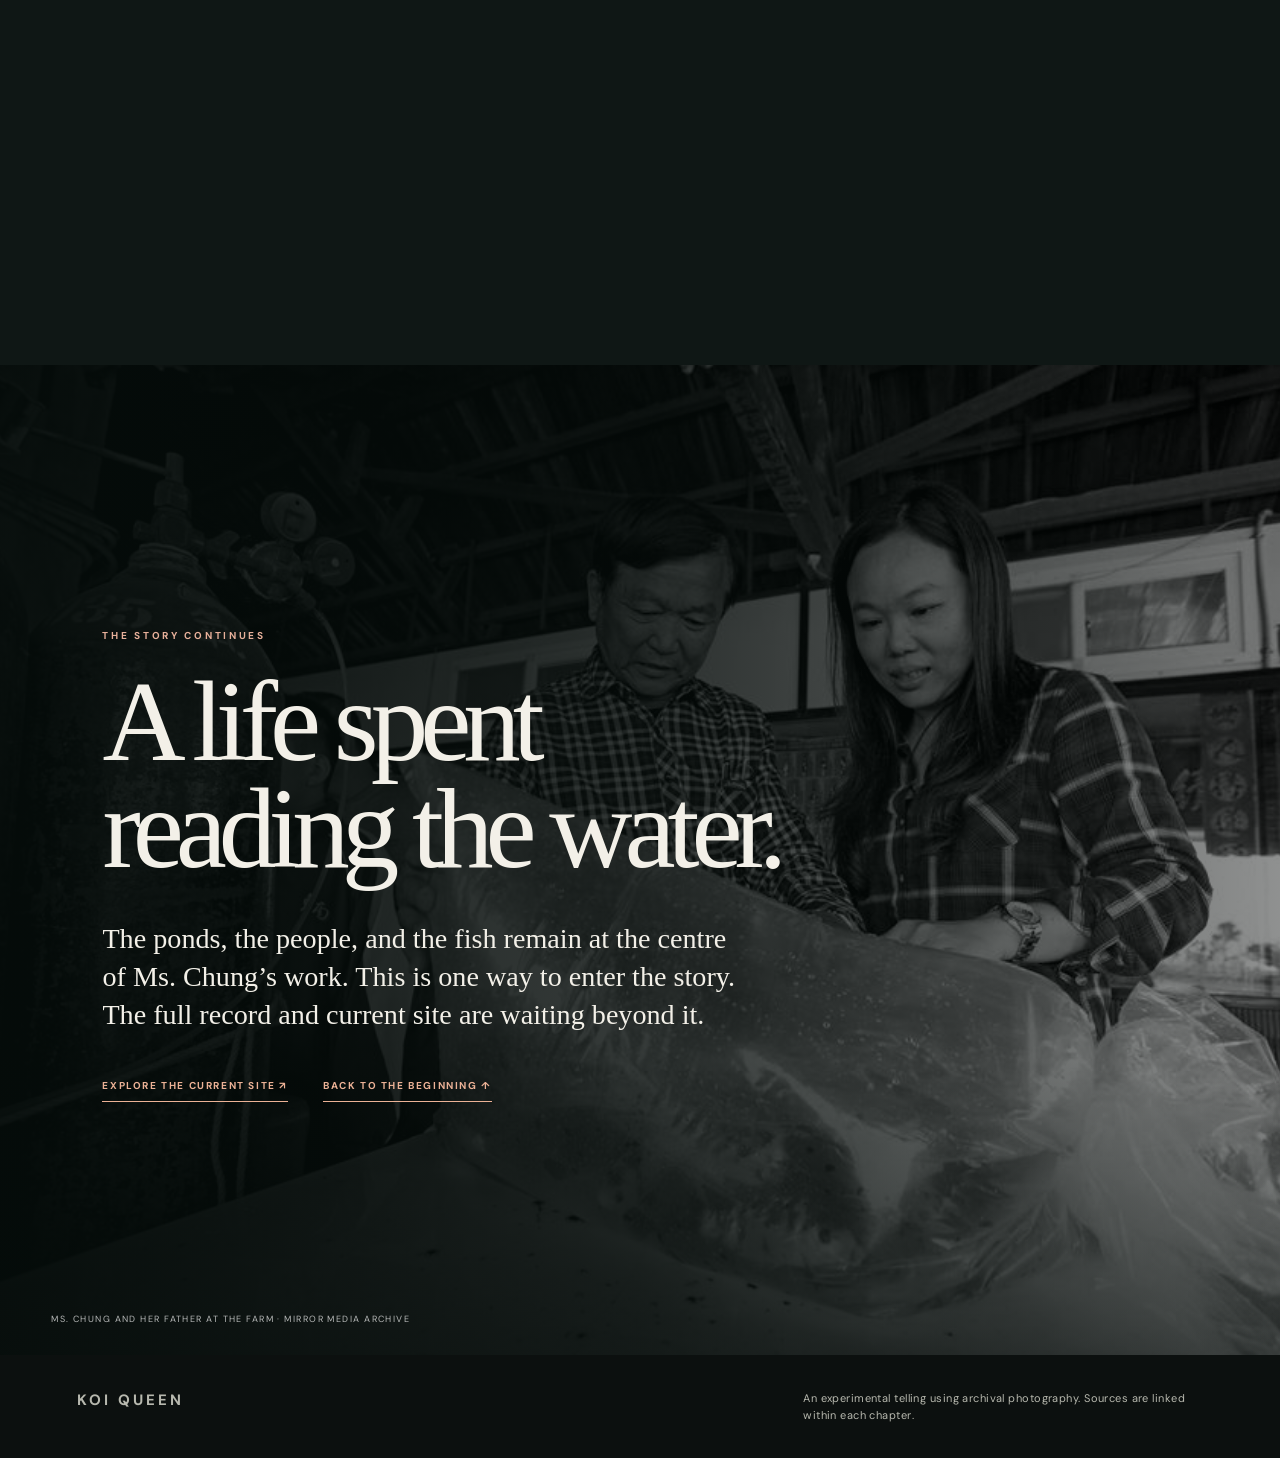
<file: experiments/the-boat/index.html>
<!doctype html>
<html lang="en">
<head>
  <meta charset="utf-8">
  <meta name="viewport" content="width=device-width, initial-scale=1">
  <meta name="theme-color" content="#111714">
  <meta name="description" content="An experimental, illustrated telling of Ms. Chung's koi story.">
  <title>Koi Queen — An Ink Story</title>
  <link rel="stylesheet" href="style.css">
  <script src="script.js" defer></script>
</head>
<body>
  <a class="skip-link" href="#story-start">Skip to the story</a>
  <div class="reading-progress" aria-hidden="true"><span id="reading-progress"></span></div>

  <header class="masthead">
    <a class="wordmark" href="#opening" aria-label="Koi Queen, back to the opening"><img src="../../assets/kq-white-crown.png" alt="" aria-hidden="true">KOI<span>QUEEN</span></a>
    <div class="masthead-right">
      <span class="edition" data-i18n="edition">AN INK STORY</span>
      <label class="sr-only" for="language">Language</label>
      <select id="language" aria-label="Language">
        <option value="en">EN</option>
        <option value="cn">簡體</option>
        <option value="tw">繁體</option>
      </select>
      <a class="original-link" href="../../index.html" data-i18n="currentSite">CURRENT SITE ↗</a>
    </div>
  </header>

  <nav class="chapter-rail" aria-label="Story chapters">
    <a href="#opening" class="is-active" data-chapter="opening"><span>00</span><small data-i18n="navOpening">Opening</small></a>
    <a href="#farm" data-chapter="farm"><span>01</span><small data-i18n="navFarm">The farm</small></a>
    <a href="#world" data-chapter="world"><span>02</span><small data-i18n="navWorld">The world</small></a>
    <a href="#auction" data-chapter="auction"><span>03</span><small data-i18n="navAuction">The bid</small></a>
    <a href="#eye" data-chapter="eye"><span>04</span><small data-i18n="navEye">The eye</small></a>
    <a href="#voice" data-chapter="voice"><span>05</span><small data-i18n="navVoice">Her voice</small></a>
  </nav>

  <main>
    <section class="opening" id="opening" aria-labelledby="opening-title">
      <div class="opening-photo" aria-hidden="true"></div>
      <div class="opening-shade" aria-hidden="true"></div>
      <div class="opening-content">
        <p class="overline overline-light" data-i18n="openingKicker">A LIFE IN LIVING ART</p>
        <h1 id="opening-title"><span data-i18n="openingTitle1">KOI</span><span data-i18n="openingTitle2">QUEEN</span></h1>
        <p class="opening-intro" data-i18n="openingIntro">A daughter of the fish ponds brought Taiwanese koi to the world. This is Ms. Chung’s story, told in water, ink, and archival photographs.</p>
        <a class="begin-link" href="#story-start"><span data-i18n="begin">BEGIN THE STORY</span><span class="begin-arrow" aria-hidden="true">↓</span></a>
      </div>
      <div class="opening-mark" aria-hidden="true">水</div>
      <span class="opening-credit" data-i18n="openingCredit">POND PHOTOGRAPH · COURTESY OF MS. CHUNG / MIRROR MEDIA</span>
    </section>

    <section class="interlude first-interlude" id="story-start" aria-labelledby="prologue-title">
      <span class="interlude-number" aria-hidden="true">序</span>
      <p class="overline" data-i18n="prologueKicker">PROLOGUE / YUNLIN, TAIWAN</p>
      <h2 id="prologue-title" data-i18n="prologueTitle">The water came first.</h2>
      <p class="interlude-lead" data-i18n="prologueBody">Before the overseas shows and the record-setting auction, there was a family koi farm. Ms. Chung grew up beside its ponds, left to study art in Beijing, and returned to lead Sing Chang.</p>
      <figure class="family-fragment">
        <img src="../../koiqueen-research-20261115/deliverables/originals/mirror-04.jpg" alt="Archival portrait of Ms. Chung's family" loading="lazy">
        <figcaption data-i18n="familyCaption">FAMILY ARCHIVE · IMAGE PUBLISHED BY MIRROR MEDIA</figcaption>
      </figure>
      <div class="ink-rule" aria-hidden="true"></div>
    </section>

    <section class="scene scene-farm" id="farm" data-scene aria-labelledby="farm-title">
      <div class="scene-stage">
        <img class="scene-image" src="../../koiqueen-research-20261115/deliverables/originals/mirror-03.jpg" alt="Ms. Chung walking through the family koi farm" loading="lazy">
        <div class="scene-wash"></div>
        <span class="scene-giant" aria-hidden="true">01</span>
      </div>
      <div class="scene-content scene-content-right">
        <div class="scene-copy">
          <p class="overline overline-light" data-i18n="farmKicker">01 / THE FARM</p>
          <h2 id="farm-title" data-i18n="farmTitle">A childhood among the ponds. A return as CEO.</h2>
          <p data-i18n="farmBody">The family business faced heavy debt when Ms. Chung came back. Her art training became part of how she selected and presented koi; her work as CEO took Sing Chang into international shows and direct relationships with buyers.</p>
          <a class="source-link source-light" href="https://web.archive.org/web/20071203113808/http://www.sc-koi.com/index.php/en/home/koi_america_usa_2007" target="_blank" rel="noopener noreferrer" data-i18n="farmSource">SING CHANG’S 2007 REPORT ↗</a>
        </div>
      </div>
      <p class="edge-caption" data-i18n="farmCaption">AT THE FAMILY FARM · MIRROR MEDIA ARCHIVE</p>
    </section>

    <section class="interlude bridge-interlude" aria-labelledby="bridge-title">
      <p class="overline" data-i18n="bridgeKicker">THE TURNING POINT</p>
      <h2 id="bridge-title" data-i18n="bridgeTitle">The ponds were local.<br>The ambition crossed oceans.</h2>
      <p class="interlude-lead" data-i18n="bridgeBody">In 2003, a trip to the Holland Koi Show revealed how little of the European market knew Taiwanese koi. The answer was to return, show the fish, and meet people face to face.</p>
      <div class="bridge-decoration" aria-hidden="true"><span data-i18n="bridgeFrom">YUNLIN</span><i></i><span data-i18n="bridgeTo">HOLLAND</span></div>
    </section>

    <section class="scene scene-world" id="world" data-scene aria-labelledby="world-title">
      <div class="scene-stage">
        <img class="scene-image" src="../../koiqueen-research-20261115/photos/moa-holland-2009.jpg" alt="Ms. Chung at the Holland Koi Show in 2009 with fellow participants and a trophy" loading="lazy">
        <div class="scene-wash"></div>
        <span class="scene-giant" aria-hidden="true">02</span>
      </div>
      <div class="scene-content scene-content-right">
        <div class="scene-copy">
          <p class="overline overline-light" data-i18n="worldKicker">02 / BEYOND TAIWAN</p>
          <h2 id="world-title" data-i18n="worldTitle">A booth became a bridge.</h2>
          <p data-i18n="worldBody">Ms. Chung returned to European shows under the “Formosa Taiwan” name. By 2010, reporting described five international shows a year and a direct route to buyers across borders.</p>
          <a class="source-link source-light" href="https://kids.moa.gov.tw/view.php?func=knowledge&amp;subfunc=article&amp;pid=30&amp;id=162" target="_blank" rel="noopener noreferrer" data-i18n="worldSource">READ THE ARCHIVED ACCOUNT ↗</a>
        </div>
      </div>
      <p class="edge-caption" data-i18n="worldCaption">HOLLAND KOI SHOW, 2009 · ARCHIVAL PHOTOGRAPH</p>
    </section>

    <section class="ink-flash" aria-hidden="true"><span>二〇一八</span><i></i></section>

    <section class="scene scene-auction" id="auction" data-scene aria-labelledby="auction-title">
      <div class="scene-stage">
        <img class="scene-image" src="../../koiqueen-research-20261115/deliverables/originals/mikeshouts-01.jpg" alt="Ms. Chung at the Sakai auction beside the 203 million yen result" loading="lazy">
        <div class="scene-wash"></div>
        <span class="scene-giant" aria-hidden="true">203</span>
      </div>
      <div class="scene-content scene-content-left">
        <div class="scene-copy">
          <p class="overline overline-light" data-i18n="auctionKicker">03 / S-LEGEND · 2018</p>
          <h2 id="auction-title" data-i18n="auctionTitle">One bid. ¥203 million.</h2>
          <p data-i18n="auctionBody">At Sakai Fish Farm’s auction, Ms. Chung placed the winning bid for the Kohaku S-Legend as the Taiwan dealer for a client. The price travelled around the world. The judgment behind it took years to build.</p>
          <a class="source-link source-light" href="https://koijudges.uk/s-legend/" target="_blank" rel="noopener noreferrer" data-i18n="auctionSource">UK KOI JUDGES’ ACCOUNT ↗</a>
        </div>
      </div>
      <p class="edge-caption" data-i18n="auctionCaption">SAKAI AUCTION, 2018 · ARCHIVAL PHOTOGRAPH</p>
    </section>

    <section class="interlude eye-interlude" aria-labelledby="eye-interlude-title">
      <p class="overline" data-i18n="eyeInterludeKicker">AFTER THE NUMBER</p>
      <h2 id="eye-interlude-title" data-i18n="eyeInterludeTitle">The fish is more than the price.</h2>
      <p class="interlude-lead" data-i18n="eyeInterludeBody">Colour, form, movement, lineage, and time: each koi asks for a different kind of attention. Ms. Chung taught people to look beyond the first photograph and imagine how a fish might develop.</p>
      <span class="eye-mark" aria-hidden="true">眼</span>
    </section>

    <section class="scene scene-eye" id="eye" data-scene aria-labelledby="eye-title">
      <div class="scene-stage">
        <img class="scene-image" src="../../koiqueen-research-20261115/deliverables/originals/mirror-05.jpg" alt="Koi moving through blue water" loading="lazy">
        <div class="scene-wash"></div>
        <span class="scene-giant" aria-hidden="true">04</span>
      </div>
      <div class="scene-content scene-content-left">
        <div class="scene-copy">
          <p class="overline overline-light" data-i18n="eyeKicker">04 / THE EYE</p>
          <h2 id="eye-title" data-i18n="eyeTitle">To see what a koi might become.</h2>
          <p data-i18n="eyeBody">Ms. Chung’s before-and-after studies showed how a young koi could grow into its potential. The comparison made her eye visible to others: body, pattern, colour, and change over time.</p>
          <a class="source-link source-light" href="https://www.youtube.com/watch?v=nbLiaIIh4NM" target="_blank" rel="noopener noreferrer" data-i18n="eyeSource">HEAR HER TEDxTAIPEI TALK ↗</a>
        </div>
      </div>
      <p class="edge-caption" data-i18n="eyeCaption">KOI AT SING CHANG · MIRROR MEDIA ARCHIVE</p>
    </section>

    <section class="scene scene-voice" id="voice" data-scene aria-labelledby="voice-title">
      <div class="scene-stage">
        <img class="scene-image" src="../../koiqueen-research-20261115/discovery-taiwanplus-poster.jpg" alt="Ms. Chung closely examining a koi" loading="lazy">
        <div class="scene-wash"></div>
        <span class="scene-giant" aria-hidden="true">05</span>
      </div>
      <div class="scene-content scene-content-right">
        <div class="scene-copy">
          <p class="overline overline-light" data-i18n="voiceKicker">05 / IN HER OWN WORDS</p>
          <h2 id="voice-title" data-i18n="voiceTitle">The story reaches the screen.</h2>
          <p data-i18n="voiceBody">Discovery Channel featured her entrepreneurial journey in 2011. On the TEDxTaipei stage in 2014, Ms. Chung spoke about returning to the family business and learning to face setbacks as choices.</p>
          <div class="source-pair"><a class="source-link source-light" href="https://agriculture.yunlin.gov.tw/News_Content.aspx?n=693&amp;s=206600" target="_blank" rel="noopener noreferrer" data-i18n="voiceSource1">YUNLIN COUNTY RECORD ↗</a><a class="source-link source-light" href="https://www.youtube.com/watch?v=nbLiaIIh4NM" target="_blank" rel="noopener noreferrer" data-i18n="voiceSource2">WATCH THE TEDx TALK ↗</a></div>
        </div>
      </div>
      <p class="edge-caption" data-i18n="voiceCaption">MS. CHUNG WITH A KOI · DOCUMENTARY STILL</p>
    </section>

    <section class="ending" aria-labelledby="ending-title">
      <div class="ending-image" aria-hidden="true"></div>
      <div class="ending-content">
        <p class="overline overline-light" data-i18n="endingKicker">THE STORY CONTINUES</p>
        <h2 id="ending-title" data-i18n="endingTitle">A life spent reading the water.</h2>
        <p data-i18n="endingBody">The ponds, the people, and the fish remain at the centre of Ms. Chung’s work. This is one way to enter the story. The full record and current site are waiting beyond it.</p>
        <div class="ending-actions"><a href="../../index.html" data-i18n="endingCurrent">EXPLORE THE CURRENT SITE ↗</a><a href="#opening" data-i18n="endingAgain">BACK TO THE BEGINNING ↑</a></div>
      </div>
      <p class="ending-credit" data-i18n="endingCredit">MS. CHUNG AND HER FATHER AT THE FARM · MIRROR MEDIA ARCHIVE</p>
    </section>
  </main>

  <footer class="story-footer"><span>KOI QUEEN</span><p data-i18n="footerNote">An experimental telling using archival photography. Sources are linked within each chapter.</p></footer>
</body>
</html>
</file>
<file: style.css>
@import url('https://fonts.googleapis.com/css2?family=DM+Sans:wght@400;500;600;700&family=Noto+Sans+TC:wght@400;500;700&family=Noto+Sans+SC:wght@400;500;700&display=swap');
:root{--ink:#142329;--cream:#f4f0e8;--paper:#fbf9f3;--muted:#667077;--red:#b64030;--line:#d9d5cc;--serif:Georgia,'Times New Roman',serif;--sans:'DM Sans','Noto Sans TC','Noto Sans SC',Arial,sans-serif}
*{box-sizing:border-box}html{scroll-behavior:smooth}body{margin:0;background:var(--paper);color:var(--ink);font-family:var(--sans);font-size:16px;line-height:1.65}img{display:block;width:100%}a{color:inherit;text-decoration:none}button,select{font:inherit}button,a,select{-webkit-tap-highlight-color:transparent}a:focus-visible,select:focus-visible{outline:2px solid #f2bb73;outline-offset:4px}.wrap{width:min(100% - 80px,1420px);margin-inline:auto}.sr-only{position:absolute;width:1px;height:1px;padding:0;margin:-1px;overflow:hidden;clip:rect(0,0,0,0);white-space:nowrap;border:0}.progress{position:fixed;top:0;left:0;right:0;height:3px;z-index:100;background:transparent}.progress span{display:block;height:100%;width:0;background:#dc6a4d;transition:width .1s linear}
.site-header{height:76px;padding:0 40px;display:flex;align-items:center;justify-content:space-between;gap:32px;background:var(--ink);color:#fff;position:relative;z-index:40}.brand{font-weight:700;letter-spacing:.2em;font-size:15px;white-space:nowrap;display:flex;align-items:center;gap:12px}.brand-mark{font-size:27px;line-height:1;color:#e9ad91;transform:rotate(-35deg);display:inline-block}.main-nav,.header-actions{display:flex;align-items:center;gap:35px}.main-nav a,.header-contact{font-size:12px;letter-spacing:.12em;text-transform:uppercase;font-weight:700}.main-nav a{opacity:.76}.main-nav a:hover{opacity:1}.header-actions{gap:22px}.header-actions select{appearance:none;background:transparent;border:1px solid rgba(255,255,255,.33);border-radius:2px;color:#fff;font-size:11px;letter-spacing:.12em;font-weight:700;padding:9px 28px 9px 11px;background-image:url("data:image/svg+xml,%3Csvg xmlns='http://www.w3.org/2000/svg' width='8' height='6'%3E%3Cpath d='m1 1 3 3 3-3' fill='none' stroke='white'/%3E%3C/svg%3E");background-repeat:no-repeat;background-position:right 10px center;cursor:pointer}.header-actions option{color:var(--ink)}.header-contact{white-space:nowrap}.header-contact span{padding-left:4px;color:#dd8d71}
.hero{min-height:min(780px,calc(100svh - 76px));position:relative;color:#fff;display:flex;align-items:center;overflow:hidden;background:#152d30}.hero-image{position:absolute;inset:0;background-image:url('koiqueen-research-20261115/deliverables/originals/mirror-08.jpg');background-position:65% 50%;background-size:cover;transform:scale(1.01)}.hero-wash{position:absolute;inset:0;background:linear-gradient(90deg,rgba(6,22,25,.95) 0%,rgba(6,22,25,.77) 35%,rgba(6,22,25,.23) 68%,rgba(6,22,25,.04) 100%),linear-gradient(0deg,rgba(5,18,21,.36),transparent 35%)}.hero-content{position:relative;z-index:1;padding-block:110px 130px}.hero-content>*{max-width:730px}.eyebrow{font-size:11px;letter-spacing:.22em;font-weight:700;text-transform:uppercase;color:var(--red);margin:0 0 22px}.eyebrow.light{color:#efb696}.hero h1{font-family:var(--serif);font-size:clamp(60px,7vw,112px);font-weight:400;line-height:.99;letter-spacing:-.06em;margin:0 0 31px}.hero h1 em{font-weight:400;color:#e4a78c}.hero-sub{font-size:clamp(17px,1.7vw,21px);line-height:1.55;max-width:590px;margin:0 0 34px;color:#f3eee7}.hero-links{display:flex;align-items:center;gap:32px}.pill{display:inline-flex;align-items:center;justify-content:space-between;gap:35px;padding:15px 21px;border-radius:100px;font-size:12px;line-height:1.3;letter-spacing:.08em;text-transform:uppercase;font-weight:700;white-space:nowrap;transition:transform .2s,background .2s}.pill:hover{transform:translateY(-2px)}.pill.primary{background:#e9aa88;color:#172628}.pill.dark{background:var(--ink);color:#fff}.pill span:last-child{font-size:18px;font-weight:400;line-height:1}.text-link{font-size:12px;font-weight:700;text-transform:uppercase;letter-spacing:.1em;display:inline-flex;gap:17px;align-items:center;border-bottom:1px solid currentColor;padding-bottom:7px}.text-link span:last-child{font-size:18px;font-weight:400;line-height:1}.light-link{color:#fff}.hero-bottom{position:absolute;bottom:26px;left:0;right:0;z-index:1;display:flex;justify-content:space-between;font-size:10px;font-weight:700;letter-spacing:.22em;color:#e5d6c8}
.section-pad{padding-block:clamp(76px,10vw,140px)}h2,h3,p,figure{margin-top:0}h2{font-family:var(--serif);font-size:clamp(40px,4.6vw,70px);font-weight:400;line-height:1.08;letter-spacing:-.055em;margin-bottom:28px}h3{font-family:var(--serif);font-weight:400;line-height:1.15}p{margin-bottom:21px}.lead{font-family:var(--serif);font-size:clamp(22px,2.25vw,30px);line-height:1.37;letter-spacing:-.023em}.intro{background:var(--paper)}.intro-grid{display:grid;grid-template-columns:minmax(0,.8fr) minmax(0,1.1fr);gap:clamp(50px,9vw,150px);align-items:center}.intro-copy{max-width:540px}.intro-copy>p:not(.eyebrow):not(.lead){color:#536067;max-width:480px}.intro-copy .text-link{margin-top:13px}.intro-gallery{display:grid;grid-template-columns:1fr .48fr;gap:17px;align-items:end}.intro-photo{margin:0}.intro-photo img{height:540px;object-fit:cover;object-position:center}.intro-photo.small-photo{transform:translateY(40px)}.intro-photo.small-photo img{height:270px}.intro-photo figcaption,.moment-photo figcaption{font-size:10px;letter-spacing:.1em;text-transform:uppercase;color:var(--muted);margin-top:9px}
.moment{background:#203037;color:#fff;overflow:hidden}.moment-grid{display:grid;grid-template-columns:1.15fr .85fr;gap:50px 95px;align-items:end;position:relative}.moment-number{font-family:var(--serif);font-size:clamp(130px,20vw,330px);letter-spacing:-.09em;line-height:.75;color:rgba(255,255,255,.065);position:absolute;top:-70px;left:-27px;pointer-events:none}.moment-number span{font-family:var(--sans);font-size:18px;letter-spacing:.2em;text-transform:uppercase;display:block;margin:31px 0 0 16px}.moment-copy{position:relative;z-index:1;align-self:center}.moment-copy h2{max-width:710px}.moment-lead{font-family:var(--serif);font-size:clamp(22px,2.3vw,31px);line-height:1.36}.moment-copy>p:not(.eyebrow):not(.moment-lead){color:#b9c5c6;max-width:620px}.moment-facts{display:flex;gap:35px;border-top:1px solid rgba(255,255,255,.23);padding-top:25px;margin-top:36px}.moment-facts div{display:flex;flex-direction:column}.moment-facts strong{font-family:var(--serif);font-weight:400;font-size:30px;white-space:nowrap}.moment-facts span{font-size:10px;letter-spacing:.16em;text-transform:uppercase;color:#c6c6c2}.moment-photo{margin:0;position:relative;z-index:1}.moment-photo img{height:555px;object-fit:cover;filter:saturate(.75)}.moment-photo figcaption{color:#c3ccc9}
.bloodline{background:#e9e4da}.bloodline-grid{display:grid;grid-template-columns:.9fr 1.1fr;gap:12%;align-items:start}.bloodline-grid h2{max-width:580px}.bloodline .lead{max-width:650px}.lineage{display:flex;align-items:center;gap:17px;padding:25px 0;border-top:1px solid #c4c0b6;border-bottom:1px solid #c4c0b6;margin:34px 0 13px;font-size:12px;font-weight:700;letter-spacing:.06em}.lineage span:not(.lineage-cross):not(.lineage-equal){display:flex;flex-direction:column;line-height:1.3}.lineage small{font-size:9px;color:#677071;text-transform:uppercase;font-weight:500;margin-top:5px}.lineage-cross,.lineage-equal{color:var(--red);font-size:23px;font-family:var(--serif);font-weight:400}.lineage strong{color:var(--red);white-space:nowrap}.fine-note{font-size:11px;color:#677071;line-height:1.45;max-width:520px}
.koi{background:var(--paper)}.section-head{display:flex;justify-content:space-between;align-items:end;gap:60px;margin-bottom:44px}.section-head h2{margin-bottom:0}.section-head>p{max-width:405px;color:#5a666b;margin-bottom:4px;font-size:15px}.koi-grid{display:grid;grid-template-columns:1.08fr .9fr .86fr;gap:16px}.koi-card{margin:0;position:relative;overflow:hidden;background:#25425a}.koi-card img{height:440px;object-fit:cover;transition:transform .5s}.koi-card:hover img{transform:scale(1.04)}.koi-card-a img{object-position:40% 50%}.koi-card-c img{object-position:65% 50%}.koi-card:after{content:"";position:absolute;inset:40% 0 0;background:linear-gradient(transparent,rgba(0,0,0,.65));pointer-events:none}.koi-card figcaption{position:absolute;bottom:24px;left:24px;right:24px;z-index:1;display:flex;justify-content:space-between;gap:10px;align-items:end;color:#fff}.koi-card figcaption span{font-family:var(--serif);font-size:24px;line-height:1.05}.koi-card figcaption small{font-size:9px;letter-spacing:.12em;white-space:nowrap}.collection-cta{display:flex;justify-content:space-between;align-items:center;gap:40px;background:#e9e5dc;padding:35px 42px;margin-top:18px}.collection-cta .eyebrow{margin-bottom:10px}.collection-cta h3{font-size:32px;letter-spacing:-.035em;margin:0 0 6px}.collection-cta p:last-child{font-size:14px;color:#5f696c;margin:0;max-width:640px}
.people{background:#a74332;color:#fff}.people .eyebrow{color:#f2c8b1}.people .section-head>p{color:#f1d9ce}.people-grid{display:grid;grid-template-columns:repeat(3,1fr);gap:17px}.person-card{background:#933728}.person-card img{height:355px;object-fit:cover;filter:saturate(.75)}.person-card:nth-child(2) img{object-position:56% center}.person-card>div{padding:26px 27px 33px}.person-card>div>span{font-size:10px;letter-spacing:.17em;color:#f0c2aa}.person-card h3{font-size:31px;margin:13px 0 10px}.person-card p{font-size:14px;color:#f3ded3;margin:0;max-width:310px}
.presidential{background:#f0ece3;padding-block:80px}.presidential-grid{display:grid;grid-template-columns:1.15fr .85fr;gap:10%;align-items:center}.presidential img{height:380px;object-fit:cover}.presidential h2{font-size:clamp(36px,4vw,59px)}.presidential p:last-child{max-width:420px;color:#586368}.watch{background:#faf9f6}.watch-grid{display:grid;grid-template-columns:.8fr 1.2fr;gap:11%;align-items:center}.watch-grid>div p:not(.eyebrow){max-width:530px;color:#596469}.watch-grid .pill{margin-top:12px}.watch-image{position:relative;display:block}.watch-image img{height:410px;object-fit:cover}.watch-image:after{content:"";position:absolute;inset:0;background:rgba(0,0,0,.13)}.play{position:absolute;top:50%;left:50%;z-index:1;transform:translate(-50%,-50%);height:70px;width:70px;display:grid;place-items:center;border-radius:50%;background:#f3ece1;color:#18292d;font-size:19px;padding-left:4px}
footer{background:#142329;color:#fff;padding:65px 0 45px}.footer-grid{display:grid;grid-template-columns:1.5fr .65fr 1fr;gap:50px}.footer-brand{font-size:23px;font-weight:700;letter-spacing:.2em;line-height:1.3}.footer-brand span{color:#dd8d71}.footer-grid p{font-family:var(--serif);font-size:22px;color:#bdc9c7;margin:14px 0 0}.footer-grid>div:nth-child(2){display:flex;flex-direction:column;gap:10px}.footer-grid>div:nth-child(2) a,.footer-grid>div:nth-child(3) a{font-size:12px;text-transform:uppercase;letter-spacing:.13em}.footer-grid small{display:block;margin-top:20px;max-width:360px;color:#97a8a9;line-height:1.5;font-size:11px}
[hidden]{display:none!important}html[lang="zh-Hant"] h1,html[lang="zh-Hant"] h2,html[lang="zh-Hant"] h3,html[lang="zh-Hant"] .lead,html[lang="zh-Hant"] .moment-lead,html[lang="zh-Hans"] h1,html[lang="zh-Hans"] h2,html[lang="zh-Hans"] h3,html[lang="zh-Hans"] .lead,html[lang="zh-Hans"] .moment-lead{font-family:'Noto Sans TC','Noto Sans SC',Arial,sans-serif;letter-spacing:-.045em}html[lang^="zh"] .hero h1{font-size:clamp(52px,6.5vw,100px);line-height:1.16}html[lang^="zh"] .hero h1 em{font-style:normal}html[lang^="zh"] .eyebrow{letter-spacing:.14em}
@media(max-width:1050px){.wrap{width:min(100% - 48px,1420px)}.site-header{padding-inline:24px}.main-nav,.header-actions{gap:18px}.intro-grid{gap:50px}.intro-photo img{height:450px}.intro-photo.small-photo img{height:220px}.moment-grid{gap:45px}.moment-photo img{height:480px}.moment-facts{gap:17px}.moment-facts strong{font-size:25px}.lineage{gap:10px;flex-wrap:wrap}.koi-card img{height:340px}.koi-card figcaption{display:block}.koi-card figcaption small{display:block;margin-top:7px}}
@media(max-width:720px){.wrap{width:min(100% - 36px,1420px)}.site-header{height:auto;min-height:68px;padding:14px 18px;gap:12px;flex-wrap:wrap}.brand{font-size:12px;letter-spacing:.15em;gap:6px}.brand-mark{font-size:22px}.header-actions{margin-left:auto;gap:11px}.header-actions select{font-size:10px;padding:8px 25px 8px 9px}.header-contact{font-size:10px}.main-nav{order:3;width:100%;justify-content:space-between;gap:5px;border-top:1px solid rgba(255,255,255,.16);padding-top:11px}.main-nav a{font-size:10px}.hero{min-height:690px;min-height:calc(100svh - 105px);max-height:880px;align-items:end}.hero-image{background-position:60% center}.hero-wash{background:linear-gradient(0deg,rgba(6,22,25,.98) 2%,rgba(6,22,25,.8) 36%,rgba(6,22,25,.22) 75%),linear-gradient(90deg,rgba(6,22,25,.15),transparent)}.hero-content{padding:155px 0 110px}.hero h1{font-size:clamp(55px,12vw,79px);margin-bottom:20px}.hero-sub{font-size:16px;line-height:1.48;max-width:520px;margin-bottom:25px}.hero-links{gap:20px;flex-wrap:wrap}.pill{font-size:10px;padding:13px 16px;gap:20px}.text-link{font-size:10px}.hero-bottom{bottom:20px;font-size:8px}.section-pad{padding-block:75px}.intro-grid,.moment-grid,.bloodline-grid,.presidential-grid,.watch-grid{display:block}.intro-copy{max-width:none}.intro-gallery{margin-top:42px;gap:8px}.intro-photo img{height:330px}.intro-photo.small-photo{transform:translateY(28px)}.intro-photo.small-photo img{height:170px}.intro-photo figcaption,.moment-photo figcaption{font-size:9px}.moment-number{font-size:150px;top:6px;left:0}.moment-number span{font-size:10px;margin:17px 0 0 8px}.moment-copy{padding-top:38px}.moment-copy h2{font-size:clamp(42px,9vw,62px)}.moment-lead{font-size:22px}.moment-facts{justify-content:space-between;gap:8px;margin-bottom:35px}.moment-facts strong{font-size:23px}.moment-facts span{font-size:8px}.moment-photo img{height:420px;object-position:center 35%}.bloodline-grid>div:last-child{margin-top:28px}.lineage{gap:12px;font-size:10px}.lineage-cross,.lineage-equal{font-size:18px}.section-head{display:block;margin-bottom:30px}.section-head>p{margin-top:24px;max-width:580px}.koi-grid{grid-template-columns:1fr 1fr;gap:8px}.koi-card-a{grid-column:1/-1}.koi-card-a img{height:300px}.koi-card-b img,.koi-card-c img{height:210px}.koi-card figcaption{left:14px;bottom:14px;right:14px}.koi-card figcaption span{font-size:17px}.koi-card figcaption small{font-size:7px}.collection-cta{display:block;padding:28px;margin-top:8px}.collection-cta h3{font-size:29px}.collection-cta .pill{margin-top:22px}.people-grid{grid-template-columns:1fr;gap:12px}.person-card{display:grid;grid-template-columns:.44fr .56fr}.person-card img{height:220px}.person-card>div{padding:20px}.person-card h3{font-size:24px}.person-card p{font-size:12px}.presidential{padding-block:65px}.presidential img{height:270px;margin-bottom:30px}.presidential h2{font-size:41px}.watch-grid>div{margin-bottom:35px}.watch-image img{height:300px}.footer-grid{grid-template-columns:1fr 1fr;gap:30px}.footer-grid>div:first-child{grid-column:1/-1}.footer-grid>div:nth-child(3) a{overflow-wrap:anywhere}}
@media(max-width:390px){.header-contact{display:none}.hero h1{font-size:52px}.hero-links{gap:13px}.moment-facts strong{font-size:20px}.lineage{gap:8px}.lineage strong{font-size:10px}.person-card img{height:240px}}
@media(prefers-reduced-motion:reduce){html{scroll-behavior:auto}*,*:before,*:after{transition-duration:.01ms!important;animation-duration:.01ms!important}}
.hero-image{background-image:url('koiqueen-research-20261115/deliverables/originals/mirror-01.jpg');background-position:35% 50%}
.hero-wash{background:linear-gradient(270deg,rgba(6,22,25,.94) 0%,rgba(6,22,25,.79) 32%,rgba(6,22,25,.2) 67%,rgba(6,22,25,.03) 100%),linear-gradient(0deg,rgba(5,18,21,.36),transparent 35%)}
.hero-content{display:flex;flex-direction:column;align-items:flex-end}
.hero-content>*{width:min(47%,650px)}
@media(max-width:720px){.hero-image{background-position:34% center}.hero-wash{background:linear-gradient(0deg,rgba(6,22,25,.98) 2%,rgba(6,22,25,.8) 36%,rgba(6,22,25,.22) 75%),linear-gradient(90deg,rgba(6,22,25,.15),transparent)}.hero-content{align-items:stretch}.hero-content>*{width:100%}}

/* The world chapter changes scale and pace while keeping native scrolling. */
.world{background:#e8e3d8;overflow:hidden}.world-stage{position:relative;min-height:660px;background:#142b32;color:#fff;display:flex;flex-direction:column;justify-content:space-between;overflow:hidden}.world-water{position:absolute;inset:-10%;background:radial-gradient(ellipse at 76% 14%,rgba(181,87,60,.45),transparent 29%),radial-gradient(ellipse at 19% 84%,rgba(37,114,123,.65),transparent 44%),repeating-radial-gradient(ellipse at 72% 50%,transparent 0 38px,rgba(175,208,205,.075) 40px 42px,transparent 44px 86px);transform:scale(1.12);transition:transform 2s ease}.world-stage.is-visible .world-water{transform:scale(1)}.world-stage:after{content:"";position:absolute;inset:0;background:linear-gradient(90deg,rgba(5,21,26,.42),transparent 75%);pointer-events:none}.world-intro{position:relative;z-index:1;padding-top:clamp(90px,12vw,165px)}.world-intro h2{font-size:clamp(64px,9vw,142px);max-width:1100px;line-height:.94;margin-bottom:32px}.world-intro p:last-child{font-family:var(--serif);font-size:clamp(19px,2vw,28px);line-height:1.42;max-width:750px}.world-countries{position:relative;z-index:1;display:flex;flex-wrap:wrap;gap:0 26px;padding-bottom:38px;border-top:1px solid rgba(255,255,255,.28);padding-top:16px}.world-countries span{font-size:10px;font-weight:700;letter-spacing:.16em;white-space:nowrap;color:#d2d9d6}.world-countries span:before{content:"↗";color:#e9a98b;margin-right:8px}.world-proof{display:grid;grid-template-columns:.95fr 1.05fr;gap:clamp(50px,9vw,150px);align-items:center;padding-block:90px 115px}.show-photo{margin:0;transform:rotate(-2deg)}.show-photo img{aspect-ratio:4/3;object-fit:cover;image-rendering:auto;box-shadow:22px 22px 0 #d4c9b8}.show-photo figcaption{font-size:10px;line-height:1.5;color:#5b686a;text-transform:uppercase;letter-spacing:.1em;margin-top:35px}.world-proof-copy{max-width:570px}.chapter-year{font-family:var(--serif);font-size:clamp(70px,11vw,150px);line-height:.9;color:#c6b8a5;letter-spacing:-.075em;display:block;margin-bottom:20px}.world-proof-copy h3{font-size:clamp(39px,4vw,62px);letter-spacing:-.05em;margin-bottom:20px}.world-proof-copy p{font-size:17px;color:#556165}.world-proof-copy .text-link{margin-top:10px}
.learning{background:#dcd8cf}.learning-grid{display:grid;grid-template-columns:.9fr 1.1fr;gap:12%}.learning h2{max-width:600px}.learning .lead{max-width:700px}.learning-grid>div:last-child>p:not(.lead){color:#526167;max-width:650px}.learning .text-link{margin-top:15px}.source-inline{display:flex;gap:15px}.source-inline a{font-size:11px;letter-spacing:.12em;font-weight:700;border:1px solid #b8b2a7;padding:8px 13px}.source-inline a:hover{background:#e2dacd}
.evidence{background:#ddd5c8}.evidence-head{max-width:680px;margin-bottom:50px}.evidence-head p:last-child{color:#526167}.evidence-grid{display:grid;grid-template-columns:repeat(3,1fr);gap:1px;background:#bcb4a7;border:1px solid #bcb4a7}.evidence-grid a{display:flex;flex-direction:column;min-height:250px;background:#eee9df;padding:27px;transition:background .3s,transform .3s;position:relative}.evidence-grid a:hover{background:#faf7ef;z-index:1;transform:translateY(-5px)}.evidence-grid a>span{font-size:10px;letter-spacing:.18em;color:#a64734;font-weight:700}.evidence-grid h3{font-size:clamp(25px,2.2vw,35px);letter-spacing:-.045em;max-width:350px;margin:25px 0 auto}.evidence-grid small{font-size:10px;letter-spacing:.1em;text-transform:uppercase;font-weight:700;color:#526167;margin-top:26px}
.reveal{opacity:0;transform:translateY(42px);transition:opacity .8s ease,transform .8s cubic-bezier(.2,.7,.25,1)}.reveal.is-visible{opacity:1;transform:translateY(0)}.show-photo.reveal{transform:translateY(42px) rotate(-2deg)}.show-photo.reveal.is-visible{transform:translateY(0) rotate(-2deg)}.world-stage .world-intro.reveal{transition-delay:.15s}.world-proof-copy.reveal{transition-delay:.12s}
@media(max-width:1050px){.main-nav,.header-actions{gap:14px}.world-stage{min-height:600px}.evidence-grid{grid-template-columns:repeat(2,1fr)}}
@media(max-width:720px){.world-stage{min-height:610px}.world-intro{padding-top:86px}.world-intro h2{font-size:clamp(62px,14vw,98px);max-width:550px}.world-intro p:last-child{font-size:20px}.world-countries{gap:9px 17px;padding-bottom:27px}.world-countries span{font-size:8px}.world-proof{display:block;padding-block:70px 85px}.show-photo{max-width:520px}.show-photo figcaption{font-size:9px;margin-top:32px}.world-proof-copy{margin-top:65px}.chapter-year{font-size:95px}.learning-grid{display:block}.learning-grid>div:last-child{margin-top:30px}.evidence-grid{grid-template-columns:1fr}.evidence-grid a{min-height:190px}.evidence-grid h3{margin-top:17px}.evidence-head{margin-bottom:30px}.reveal{transform:translateY(24px)}}
@media(prefers-reduced-motion:reduce){.reveal{opacity:1;transform:none}.show-photo.reveal{transform:rotate(-2deg)}.world-water{transform:none}}
.evidence-feature{display:grid;grid-template-columns:1.5fr .5fr;align-items:end;gap:30px;border-top:1px solid #bcb4a7;padding-top:25px;margin-bottom:45px}.evidence-feature img{max-height:420px;object-fit:cover}.evidence-feature figcaption{max-width:280px;font-size:11px;line-height:1.6;text-transform:uppercase;letter-spacing:.08em;color:#536166}
@media(max-width:720px){.evidence-feature{display:block}.evidence-feature figcaption{margin-top:12px;max-width:550px}.evidence-feature img{max-height:none}}
.development{margin-top:90px;background:#dfe7e3;display:grid;grid-template-columns:.75fr 1.25fr;gap:5%;padding:clamp(30px,5vw,70px);position:relative;overflow:hidden}.development:before{content:"";position:absolute;width:480px;height:480px;border:1px solid rgba(19,69,72,.13);border-radius:50%;right:-180px;top:-230px;box-shadow:0 0 0 58px rgba(19,69,72,.035),0 0 0 125px rgba(19,69,72,.025)}.development-head,.development-pair,.development-note{position:relative}.development-head h3{font-size:clamp(40px,4.2vw,65px);letter-spacing:-.055em;margin-bottom:20px}.development-head>p:last-child{color:#536567;font-size:15px}.development-pair{display:grid;grid-template-columns:1fr 1fr;gap:10px;align-self:center}.development-pair>div{background:#fbf9f3;min-height:290px;padding:28px;display:flex;flex-direction:column;justify-content:flex-end;border-top:3px solid #a84936}.development-pair>div:last-child{background:#17383c;color:#fff;border-color:#e2a483}.development-pair span{font-size:10px;letter-spacing:.18em;font-weight:700;color:#a84936;margin-bottom:auto}.development-pair>div:last-child span{color:#e2a483}.development-pair strong{font-family:var(--serif);font-size:clamp(25px,2.7vw,40px);font-weight:400;line-height:1.15;letter-spacing:-.04em}.development-pair p{font-size:12px;line-height:1.5;margin:18px 0 0;color:#566467}.development-pair>div:last-child p{color:#bed0cc}.development-note{grid-column:2;font-size:10px;letter-spacing:.06em;color:#667674;margin:0}.development+.collection-cta{margin-top:0}
@media(max-width:1050px){.development{grid-template-columns:1fr;gap:25px}.development-note{grid-column:1}}
@media(max-width:720px){.development{margin-top:60px;padding:28px 22px}.development-pair{gap:6px}.development-pair>div{padding:18px;min-height:240px}.development-pair strong{font-size:24px}.development-pair p{font-size:11px}.development-head h3{font-size:39px}}
.route-band{background:#203d3f;color:#fff;padding-block:85px 95px}.route-grid{display:grid;grid-template-columns:.85fr 1.15fr;gap:10%;align-items:center}.route-grid h3{font-size:clamp(39px,4.5vw,67px);letter-spacing:-.05em}.route-grid p:not(.eyebrow){color:#c8d8d4;max-width:600px}.route-grid .text-link{margin-top:16px}.route-diagram{display:grid;grid-template-columns:1fr auto 1.2fr auto 1fr;align-items:center;gap:12px;border-top:1px solid #65817d;border-bottom:1px solid #65817d;padding-block:45px}.route-diagram>span{font-family:var(--serif);font-size:35px;color:#e2a483}.route-diagram>div{min-width:0}.route-diagram small{display:block;color:#b4cac4;font-size:9px;letter-spacing:.13em;line-height:1.4;min-height:35px}.route-diagram strong{font-size:clamp(14px,1.6vw,23px);letter-spacing:.09em;line-height:1.2;display:block}.route-diagram .route-center strong{color:#e7af91}.route-diagram .route-center{border:1px solid #acbeb5;padding:19px 10px;text-align:center;border-radius:50%;aspect-ratio:1;display:flex;flex-direction:column;justify-content:center}
@media(max-width:1050px){.route-grid{gap:5%}.route-diagram{gap:7px}}
@media(max-width:720px){.route-band{padding-block:70px}.route-grid{display:block}.route-diagram{margin-top:50px;padding-block:30px}.route-diagram small{font-size:7px;min-height:30px}.route-diagram strong{font-size:12px;letter-spacing:0}.route-diagram>span{font-size:20px}.route-diagram .route-center{padding:10px 3px}}
.world-extra{margin:24px 0 0!important;font-size:12px!important;line-height:1.5}.world-extra a{border-bottom:1px solid #82918b;padding-bottom:3px}.world-extra a:hover{color:#a84936}
.world-stage{display:block;min-height:0;padding-block:95px 80px;background:radial-gradient(ellipse at 86% 14%,rgba(167,77,53,.27),transparent 43%),#142b32}.world-stage:after{display:none}.world-stage-layout{display:grid;grid-template-columns:.85fr 1.15fr;gap:7%;align-items:center;position:relative;z-index:1}.world-intro{width:auto;margin:0;padding:0}.world-intro h2{font-size:clamp(48px,5.1vw,80px);line-height:1.03;max-width:740px}.world-intro>p:not(.eyebrow){font-family:var(--sans);font-size:clamp(16px,1.5vw,20px);line-height:1.55;max-width:620px;color:#dae4de}.world-stage-photo{margin:0;min-width:0}.world-stage-photo img{width:100%;max-height:650px;object-fit:cover;box-shadow:20px 20px 0 rgba(233,169,139,.18)}.world-stage-photo figcaption{margin-top:27px;color:#cbd9d4;font-size:10px;letter-spacing:.08em;text-transform:uppercase;line-height:1.45}.world-links{display:flex;flex-direction:column;gap:11px;margin-top:28px}.world-links a{font-size:12px;font-weight:700;letter-spacing:.07em;line-height:1.45;color:#e7b096;text-decoration:underline;text-underline-offset:4px}.world-links a:hover{color:#fff}.moment-source{margin-top:27px}.moment-facts{margin-bottom:0}
@media(max-width:1050px){.world-stage-layout{grid-template-columns:.9fr 1.1fr;gap:5%}.world-intro h2{font-size:clamp(44px,5vw,65px)}}
@media(max-width:720px){.world-stage{padding-block:72px 70px}.world-stage-layout{display:block}.world-intro h2{font-size:clamp(45px,10vw,65px)}.world-intro>p:not(.eyebrow){font-size:16px}.world-stage-photo{margin-top:40px}.world-stage-photo img{max-height:none;box-shadow:10px 10px 0 rgba(233,169,139,.18)}.world-stage-photo figcaption{margin-top:20px}.moment-source{margin-top:0}}
.archive-band{background:#f3eee4;border-top:1px solid #d5c8b8;padding:58px 0 80px}.archive-band-head{display:flex;align-items:start;justify-content:space-between;gap:30px;border-bottom:1px solid #c9bcae;padding-bottom:21px;margin-bottom:24px}.archive-band-head p:last-child{max-width:590px;margin:0;color:#506065;font-size:14px;line-height:1.55}.archive-pair{display:grid;grid-template-columns:1fr 1fr;gap:22px}.archive-pair figure{margin:0;background:#e4ddd0;display:grid;grid-template-columns:42% 58%;min-height:230px}.archive-pair img{width:100%;height:100%;object-fit:contain;background:#162c32}.archive-pair figcaption{padding:clamp(18px,2.5vw,34px);display:flex;flex-direction:column;justify-content:space-between;gap:25px}.archive-pair strong{font-family:var(--serif);font-size:clamp(21px,2vw,31px);line-height:1.16;font-weight:400;letter-spacing:-.03em}.archive-pair a{font-size:11px;font-weight:700;color:#9f4736;text-decoration:underline;text-underline-offset:4px;line-height:1.4}
@media(max-width:900px){.archive-pair{grid-template-columns:1fr}.archive-pair figure{max-width:700px}}
@media(max-width:720px){.archive-band{padding:48px 0 60px}.archive-band-head{display:block}.archive-band-head p:last-child{margin-top:10px}.archive-pair figure{min-height:190px}}
.learning-archive{max-width:400px;margin:38px 0 0}.learning-archive img{width:100%;aspect-ratio:3/2;object-fit:cover}.learning-archive figcaption{display:flex;justify-content:space-between;align-items:start;gap:14px;font-size:10px;line-height:1.45;color:#556567;margin-top:9px}.learning-archive a,.archive-report a{color:#9f4736;text-decoration:underline;text-underline-offset:3px;white-space:nowrap}.archive-report{display:grid;grid-template-columns:340px 1fr;gap:35px;align-items:center;background:#f0e8dc;padding:20px;margin-bottom:35px}.archive-report img{width:100%;aspect-ratio:410/288;object-fit:cover}.archive-report h3{font-size:clamp(28px,3vw,43px);letter-spacing:-.045em;line-height:1.1;margin:7px 0 10px}.archive-report p:not(.eyebrow){font-size:14px;color:#536166;max-width:600px;line-height:1.5}.archive-report a{font-size:11px;font-weight:700}
@media(max-width:720px){.learning-archive{margin:28px 0 38px}.archive-report{grid-template-columns:1fr;gap:20px;padding:15px}.archive-report img{max-width:480px}.archive-report>div{padding:0 8px 13px}}
.archive-pair{grid-template-columns:repeat(3,minmax(0,1fr))}.archive-pair figure{display:flex;flex-direction:column;min-height:0}.archive-pair img{height:auto;aspect-ratio:4/3;object-fit:contain}.archive-pair figcaption{flex:1;min-height:160px;padding:22px}.archive-pair strong{font-size:clamp(22px,1.8vw,29px)}
@media(max-width:900px){.archive-pair{grid-template-columns:repeat(2,minmax(0,1fr))}}
@media(max-width:600px){.archive-pair{grid-template-columns:1fr}.archive-pair figure{max-width:none}.archive-pair figcaption{min-height:130px}}
.archive-notes{display:grid;grid-template-columns:1fr 1fr;gap:1px;background:#cbbdb0;margin-top:24px;border:1px solid #cbbdb0}.archive-notes a{background:#f3eee4;padding:22px 24px;display:flex;flex-direction:column;gap:10px;transition:background .25s}.archive-notes a:hover{background:#fff9ee}.archive-notes span{color:#9f4736;font-size:10px;font-weight:700;letter-spacing:.16em}.archive-notes strong{font-family:var(--serif);font-size:clamp(20px,2vw,29px);font-weight:400;line-height:1.2;letter-spacing:-.025em}.archive-notes small{font-size:10px;font-weight:700;color:#9f4736;text-decoration:underline;text-underline-offset:3px;margin-top:auto}
@media(max-width:600px){.archive-notes{grid-template-columns:1fr}.archive-notes a{min-height:165px}}
.story-sources{display:flex;flex-wrap:wrap;gap:9px 18px;margin:26px 0 10px}.story-sources a{font-size:11px;font-weight:700;color:#a54836;text-decoration:underline;text-underline-offset:4px;line-height:1.4}.discovery{background:#dfd2bf;overflow:hidden}.discovery-grid{display:grid;grid-template-columns:1.1fr .9fr;gap:clamp(45px,7vw,110px);align-items:center}.discovery-photos{display:grid;grid-template-columns:1fr 1fr;gap:13px;align-items:start}.discovery-photos figure{margin:0}.discovery-photos figure:nth-child(2){margin-top:58px}.discovery-photos img{aspect-ratio:410/288;object-fit:cover;box-shadow:12px 12px 0 rgba(41,56,59,.13)}.discovery-photos figcaption{margin-top:23px;color:#52605f;font-size:10px;letter-spacing:.1em;text-transform:uppercase;line-height:1.5}.discovery-copy h2{font-size:clamp(43px,4.5vw,69px);max-width:670px}.discovery-copy>p:not(.eyebrow){font-size:17px;color:#46575b;max-width:630px}.discovery-links{display:flex;flex-direction:column;align-items:start;gap:12px;margin-top:30px}.discovery-links a{font-size:12px;font-weight:700;color:#953d2f;text-decoration:underline;text-underline-offset:4px;line-height:1.4}
@media(max-width:900px){.discovery-grid{grid-template-columns:1fr}.discovery-copy{max-width:700px}.discovery-photos{max-width:750px}}
@media(max-width:600px){.story-sources{display:block}.story-sources a{display:block;margin-bottom:9px}.discovery-photos{gap:7px}.discovery-photos figure:nth-child(2){margin-top:32px}.discovery-photos img{box-shadow:5px 5px 0 rgba(41,56,59,.13)}.discovery-photos figcaption{font-size:8px;margin-top:12px}.discovery-grid{gap:37px}.discovery-copy h2{font-size:clamp(39px,10vw,54px)}.discovery-copy>p:not(.eyebrow){font-size:15px}.discovery-links a{font-size:11px}}
.site-header .brand-mark,.footer-logo{display:inline-block;flex:none;background:url('assets/kq-logo-elegant.png') center 47%/170% no-repeat;transform:none}.site-header .brand-mark{width:43px;height:48px}.footer-logo{width:48px;height:55px;margin-right:8px;vertical-align:middle}.footer-grid{grid-template-columns:1.15fr .55fr 1fr .65fr;gap:clamp(25px,3vw,50px)}.footer-qr{justify-self:end;text-align:center;max-width:175px}.footer-qr img{width:150px;height:150px;object-fit:contain;background:#142329}.footer-qr span{display:block;font-size:10px;text-transform:uppercase;letter-spacing:.12em;color:#bdc9c7;margin-top:12px;line-height:1.4}
@media(max-width:900px){.footer-grid{grid-template-columns:1fr 1fr}.footer-qr{justify-self:start}}
@media(max-width:600px){.site-header .brand-mark{width:33px;height:37px}.footer-grid{grid-template-columns:1fr 1fr}.footer-grid>div:first-child{grid-column:1/-1}.footer-qr{grid-column:1/-1;display:flex;align-items:center;gap:18px;text-align:left;max-width:none}.footer-qr img{width:130px;height:130px}.footer-qr span{margin:0}.footer-logo{width:42px;height:47px}}
.site-header .brand-mark,.footer-logo{background-image:url('assets/koiqueen-qr.png');background-position:center;background-repeat:no-repeat;background-color:#142329;border-radius:50%;overflow:hidden}.site-header .brand-mark{background-size:145px 145px}.footer-logo{background-size:175px 175px}
@media(max-width:600px){.site-header .brand-mark{background-size:117px 117px}.footer-logo{background-size:150px 150px}}
.footer-qr{max-width:190px}.footer-qr img{width:170px;height:170px}
@media(max-width:600px){.footer-qr{max-width:none}.footer-qr img{width:160px;height:160px}}
.site-header .brand-mark,.footer-logo{background-image:url('assets/kq-white-crown.png');background-size:contain;background-position:center;background-color:transparent;border-radius:0}
html{scroll-padding-top:76px}.site-header{position:sticky;top:0;z-index:40;box-shadow:0 1px 0 rgba(255,255,255,.08)}
@media(max-width:720px){html{scroll-padding-top:112px}}
.footer-contact{display:flex;flex-direction:column;align-items:flex-start;gap:9px}.footer-contact>span{font-size:10px;font-weight:700;letter-spacing:.16em;color:#e0aa8c}.footer-contact strong{font-family:var(--serif);font-size:18px;font-weight:400;line-height:1.25;margin-bottom:5px}.footer-contact address{font-size:12px;font-style:normal;line-height:1.5;color:#bdc9c7;max-width:300px}.footer-contact .footer-source{font-size:10px!important;color:#e0aa8c;text-decoration:underline;text-underline-offset:3px;margin-top:3px}.footer-contact small{margin-top:10px}
@media(max-width:600px){.footer-contact{grid-column:1/-1}}
.tedx{background:#e9e4db}.tedx-grid{display:grid;grid-template-columns:minmax(0,.85fr) minmax(0,1.15fr);gap:clamp(35px,7vw,110px);align-items:center}.tedx-copy>p:not(.eyebrow){max-width:570px}.tedx-copy>p:not(.eyebrow):not(.lead){color:#536067}.tedx-copy .text-link{margin-top:10px}.tedx-figure{margin:0}.tedx-figure>a{display:block;position:relative;overflow:hidden;background:#0d1418}.tedx-figure img{display:block;width:100%;aspect-ratio:16/9;object-fit:cover;transition:transform .4s ease}.tedx-figure>a:hover img{transform:scale(1.035)}.tedx-figure figcaption{font-size:10px;line-height:1.4;letter-spacing:.08em;text-transform:uppercase;color:#596468;margin-top:12px}
@media(max-width:720px){.tedx-grid{display:flex;flex-direction:column;align-items:stretch;gap:38px}.tedx-copy h2{font-size:clamp(39px,10vw,56px)}.tedx-copy .lead{font-size:22px}.tedx-figure figcaption{font-size:9px}}
.presidential-photos figure{margin:0;max-width:430px}.presidential-photos img{display:block;width:100%;height:auto;aspect-ratio:3/4;object-fit:cover;object-position:center top}.presidential-photos figcaption{font-size:10px;line-height:1.4;letter-spacing:.06em;text-transform:uppercase;color:#657075;margin-top:10px}
@media(max-width:720px){.presidential-photos{margin-bottom:34px}.presidential-photos figcaption{font-size:8px}}
.intro-gallery .pond-photo{grid-column:1/-1;margin-top:8px}
.intro-gallery .pond-photo img{width:100%;height:auto;aspect-ratio:906/610;object-fit:contain}
@media(max-width:720px){.intro-gallery .pond-photo{margin-top:14px}}
html[lang="en"] .intro-copy h2{font-size:clamp(38px,4vw,60px)}
@media(max-width:720px){html[lang="en"] .intro-copy h2{font-size:clamp(30px,6vw,38px)}}
.story-float{position:fixed;z-index:55;right:24px;bottom:calc(24px + env(safe-area-inset-bottom));display:flex;align-items:center;gap:12px;min-width:216px;padding:9px 14px 9px 9px;border:1px solid rgba(231,178,151,.6);background:#142329;color:#f7eee5;box-shadow:0 12px 32px rgba(5,18,21,.34);text-decoration:none;transition:transform .2s,box-shadow .2s}.story-float:hover{transform:translateY(-4px);box-shadow:0 16px 38px rgba(5,18,21,.43)}.story-float:focus-visible{outline:2px solid #e9aa88;outline-offset:4px}.story-float-mark{display:grid;place-items:center;flex:none;width:43px;height:43px;border:1px solid #ad674e;border-radius:50%;color:#e9aa88;font-family:var(--serif);font-size:22px}.story-float-copy{display:grid;gap:3px;min-width:0}.story-float-copy small{font-size:8px;font-weight:700;letter-spacing:.14em;line-height:1.2;color:#d8b7a5}.story-float-copy strong{font-family:var(--serif);font-size:16px;font-weight:400;line-height:1.2;white-space:nowrap}.story-float-arrow{align-self:flex-start;margin-left:auto;color:#e9aa88;font-size:17px;line-height:1}
@media(max-width:600px){.story-float{right:12px;bottom:calc(12px + env(safe-area-inset-bottom));min-width:190px;gap:9px;padding:7px 10px 7px 7px}.story-float-mark{width:38px;height:38px;font-size:20px}.story-float-copy strong{font-size:14px}.story-float-copy small{font-size:7px}footer{padding-bottom:120px}}
</file>
<file: story/style.css>
:root{--ink:#171713;--paper:#ede5d5;--paper2:#e4d9c7;--red:#a22d22;--cream:#f9f0de;--sans:'DM Sans',Arial,sans-serif;--serif:'Libre Baskerville',Georgia,serif}
*{box-sizing:border-box}
html{scroll-behavior:smooth;scroll-padding-top:64px}
body{margin:0;overflow-x:hidden;background:var(--ink);color:var(--cream);font-family:var(--sans)}
img{display:block;max-width:100%}
a{color:inherit;text-decoration:none}
a:focus-visible{outline:2px solid #f1a873;outline-offset:5px}
::selection{background:var(--red);color:#fff}
.skip-link{position:fixed;z-index:1000;left:16px;top:-100px;background:var(--paper);color:var(--ink);padding:12px 18px}
.skip-link:focus{top:16px}
.sr-only{position:absolute;width:1px;height:1px;padding:0;margin:-1px;overflow:hidden;clip:rect(0,0,0,0);white-space:nowrap;border:0}
.reading-progress{position:fixed;z-index:220;top:0;left:0;right:0;height:4px;background:rgba(255,255,255,.16)}
.reading-progress span{display:block;height:100%;width:0;background:#c34330}
.site-header{position:fixed;z-index:200;top:4px;left:0;right:0;height:66px;display:flex;align-items:center;justify-content:space-between;gap:20px;padding:0 clamp(22px,4.3vw,70px);background:rgba(17,18,16,.92);border-bottom:1px solid rgba(255,255,255,.13);backdrop-filter:blur(12px)}
.brand{display:inline-flex;align-items:center;gap:10px;font-size:14px;letter-spacing:.17em;font-weight:700;white-space:nowrap}.brand img{width:19px;height:27px;object-fit:contain}.brand-light{font-weight:400}.edition,.site-link{font-size:10px;font-weight:700;letter-spacing:.19em;white-space:nowrap}.edition{opacity:.55}.site-link{border-bottom:1px solid #b9a69b;padding-bottom:5px}.site-link span{color:#d47b5b}
.header-actions{display:flex;align-items:center;gap:clamp(10px,2vw,25px)}.header-actions select{appearance:none;background:transparent;border:1px solid rgba(255,255,255,.33);border-radius:2px;color:#fff;font-family:var(--sans);font-size:11px;letter-spacing:.12em;font-weight:700;padding:9px 28px 9px 11px;background-image:url("data:image/svg+xml,%3Csvg xmlns='http://www.w3.org/2000/svg' width='8' height='6'%3E%3Cpath d='m1 1 3 3 3-3' fill='none' stroke='white'/%3E%3C/svg%3E");background-repeat:no-repeat;background-position:right 10px center;cursor:pointer}.header-actions option{color:var(--ink)}
html[lang="zh-Hant"]{--serif:'Noto Sans TC','PingFang TC',sans-serif;--sans:'Noto Sans TC','PingFang TC',Arial,sans-serif}html[lang="zh-Hans"]{--serif:'Noto Sans SC','PingFang SC',sans-serif;--sans:'Noto Sans SC','PingFang SC',Arial,sans-serif}html[lang^="zh"] h1,html[lang^="zh"] h2{letter-spacing:-.04em}html[lang^="zh"] .hero h1{font-size:clamp(72px,11vw,170px);line-height:1.06;letter-spacing:-.04em}html[lang^="zh"] .hero h1 em{letter-spacing:-.04em;font-style:normal}html[lang^="zh"] .eyebrow{letter-spacing:.12em}
.chapter-nav{position:fixed;z-index:190;top:50%;right:clamp(14px,2vw,32px);transform:translateY(-50%);display:grid;gap:2px;background:rgba(19,20,17,.82);border:1px solid rgba(255,255,255,.2);backdrop-filter:blur(10px);padding:9px 7px}
.chapter-nav a{display:flex;align-items:center;gap:10px;min-width:99px;padding:8px;color:rgba(255,255,255,.58);font-size:10px;letter-spacing:.1em;transition:color .2s,background .2s}.chapter-nav a:hover,.chapter-nav a.active{color:#fff;background:rgba(255,255,255,.11)}.chapter-nav a.active span:first-child{color:#ee8a67}.chapter-nav a span:first-child{font-family:var(--serif);font-size:14px}.nav-name{white-space:nowrap}
.eyebrow{margin:0;font-size:11px;line-height:1.5;letter-spacing:.23em;font-weight:700;color:var(--red)}.eyebrow.light{color:#e4aa8c}
h1,h2,p{margin-top:0}h1,h2{font-weight:400}
.paper{position:relative;overflow:hidden;background:var(--paper);color:var(--ink)}.paper:before{content:"";position:absolute;inset:0;pointer-events:none;opacity:.36;background:repeating-linear-gradient(0deg,rgba(33,27,19,.023) 0 1px,transparent 1px 5px),radial-gradient(ellipse at 83% 40%,rgba(65,48,27,.1),transparent 48%)}
.paper>*{position:relative}
.hero{position:relative;min-height:100svh;display:flex;align-items:center;isolation:isolate;overflow:hidden;background:#11110f}
.hero-art,.hero-scrim{position:absolute;inset:0}.hero-art img{width:100%;height:100%;object-fit:cover;object-position:center;transform:scale(1.04);animation:hero-drift 20s ease-in-out infinite alternate}.hero-scrim{background:linear-gradient(90deg,rgba(9,10,9,.95) 0%,rgba(9,10,9,.81) 32%,rgba(9,10,9,.12) 73%),linear-gradient(0deg,rgba(9,10,9,.72),transparent 24%)}
.hero-content{position:relative;z-index:1;width:min(100% - 11vw,1300px);margin:0 auto;padding:125px 0 80px}.hero h1{font-family:var(--serif);font-size:clamp(94px,16vw,245px);line-height:.83;letter-spacing:-.075em;margin:20px 0 45px;text-shadow:0 4px 25px #000}.hero h1 em{font-weight:400;letter-spacing:-.1em;color:#e7ddcd}.hero-deck{font-family:var(--serif);font-size:clamp(19px,2.15vw,30px);line-height:1.45;max-width:570px;margin-bottom:30px}.begin{display:inline-flex;align-items:center;gap:28px;padding:12px 0;border-bottom:1px solid #c89174;font-size:11px;letter-spacing:.19em;font-weight:700}.begin span{font-size:22px;color:#eab190;line-height:1}.hero-bottom,.hero-side{position:absolute;z-index:2;bottom:22px;font-size:10px;letter-spacing:.18em;font-weight:700;color:#e9d5bc}.hero-bottom{left:5.5%;margin:0}.hero-side{right:5%;writing-mode:vertical-rl;bottom:30px}
.prologue{min-height:98svh;display:flex;align-items:center;padding:110px 9vw}.prologue-inner{max-width:960px;z-index:1}.prologue h2,.decision h2,.after-bid h2,.end h2{font-family:var(--serif);font-size:clamp(58px,8vw,130px);line-height:1.05;letter-spacing:-.07em;margin:20px 0 40px}.prologue h2 em,.decision h2 em,.after-bid h2 em,.archive h2 em,.end h2 em{font-weight:400;color:var(--red)}.prologue-inner>p:not(.eyebrow){font-family:var(--serif);font-size:clamp(19px,2.2vw,28px);line-height:1.55;max-width:720px}.paper-kanji{position:absolute;right:4%;bottom:-10%;font-family:serif;font-size:clamp(320px,43vw,660px);line-height:1;color:rgba(54,38,23,.06);transform:rotate(-12deg)}.ink-rule{display:block;width:230px;height:7px;margin-top:45px;background:var(--ink);clip-path:polygon(0 20%,100% 0,93% 52%,30% 100%,0 70%);transform:rotate(-3deg)}
.story-scene{position:relative;min-height:110svh;display:flex;align-items:center;isolation:isolate;overflow:hidden;background:#161512}.scene-art,.scene-shade{position:absolute;inset:0}.scene-art img{width:100%;height:100%;object-fit:cover;object-position:center;transform:scale(1.08) translate3d(0,var(--drift,0px),0);transition:transform .25s linear}.scene-shade{background:linear-gradient(90deg,rgba(13,13,11,.12) 22%,rgba(13,13,11,.76) 62%,rgba(13,13,11,.94))}.scene-copy{position:relative;z-index:2;width:min(560px,43vw);margin:0 10vw 0 auto;padding:120px 0 90px;text-shadow:0 2px 20px rgba(0,0,0,.65)}.scene-copy.copy-left{margin:0 auto 0 8.5vw}.scene-copy h2{font-family:var(--serif);font-size:clamp(50px,5.3vw,87px);line-height:1.09;letter-spacing:-.06em;margin:18px 0 30px}.scene-copy h2 em{font-weight:400;color:#f4b391}.scene-copy>p:not(.eyebrow){font-family:var(--serif);font-size:clamp(17px,1.55vw,23px);line-height:1.55;max-width:530px}.scene-copy>p a{text-decoration:underline;text-decoration-color:#db9f7a;text-underline-offset:5px}.scene-link,.paper-link{display:inline-flex;align-items:center;gap:15px;padding:9px 0;border-bottom:1px solid currentColor;font-size:10px;letter-spacing:.15em;font-weight:700;line-height:1.5}.scene-link{color:#f1bc9c}.scene-foot{position:absolute;z-index:3;bottom:25px;left:5%;right:5%;display:flex;justify-content:space-between;gap:20px;font-size:9px;letter-spacing:.17em;font-weight:700;color:#f8e9d6;text-shadow:0 1px 5px #000}
.farm-scene .scene-shade{background:linear-gradient(90deg,rgba(12,12,11,.03) 27%,rgba(12,12,11,.66) 59%,rgba(12,12,11,.91))}.farm-scene .scene-art img{object-position:36% center}.pressure-scene .scene-art img{object-position:39% center}.pressure-scene .scene-shade{background:linear-gradient(90deg,rgba(10,10,9,.03) 21%,rgba(10,10,9,.6) 58%,rgba(10,10,9,.93))}.crossing-scene .scene-art img{object-position:54% center}.crossing-scene .scene-shade,.eye-scene .scene-shade{background:linear-gradient(90deg,rgba(11,11,10,.91),rgba(11,11,10,.66) 42%,rgba(11,11,10,.04) 78%)}.bid-scene .scene-art img{object-position:41% center}.bid-scene .scene-shade{background:linear-gradient(90deg,rgba(10,10,9,.05) 24%,rgba(10,10,9,.69) 60%,rgba(10,10,9,.95))}.eye-scene .scene-art img{object-position:57% center}
.art-scene .scene-art img{object-position:36% center}.art-scene .scene-shade{background:linear-gradient(90deg,rgba(12,11,10,.03) 29%,rgba(12,11,10,.7) 60%,rgba(12,11,10,.93))}.tent-scene .scene-art img{object-position:36% center}.tent-scene .scene-shade{background:linear-gradient(90deg,rgba(13,12,10,.04) 27%,rgba(13,12,10,.7) 61%,rgba(13,12,10,.94))}
.grandfather-scene .scene-art img{object-position:42% center}.grandfather-scene .scene-shade{background:linear-gradient(90deg,rgba(13,12,10,.02) 20%,rgba(13,12,10,.65) 59%,rgba(13,12,10,.94))}
.together{padding:120px 8vw 130px}.together-head{max-width:960px;margin:0 auto 65px;text-align:center}.together h2{font-family:var(--serif);font-size:clamp(49px,6.8vw,105px);letter-spacing:-.07em;line-height:1.12;margin:18px 0 28px}.together h2 em{font-weight:400;color:var(--red)}.together-head>p:not(.eyebrow){font-family:var(--serif);font-size:clamp(18px,1.8vw,25px);line-height:1.55;max-width:700px;margin-inline:auto}.together-art{max-width:1400px;margin:0 auto;border:12px solid var(--ink);background:var(--ink);box-shadow:20px 24px 0 rgba(53,37,23,.14)}.together-art img{width:100%;max-height:780px;object-fit:cover}.together-art figcaption{padding:13px 6px 4px;color:var(--cream);font-size:9px;letter-spacing:.15em;line-height:1.5}
.academy{padding:125px 8vw 145px}.academy-intro{max-width:1000px;margin:0 auto 70px}.academy h2{font-family:var(--serif);font-size:clamp(50px,6.8vw,105px);letter-spacing:-.07em;line-height:1.13;margin:18px 0 30px}.academy h2 em{font-weight:400;color:var(--red)}.academy-intro>p:not(.eyebrow),.academy-outro>p{font-family:var(--serif);font-size:clamp(18px,1.8vw,25px);line-height:1.58;max-width:760px}.academy-frame{max-width:1400px;margin:0 auto;background:var(--ink);border:12px solid var(--ink);box-shadow:18px 22px 0 rgba(53,37,23,.13)}.academy-frame img{width:100%;max-height:750px;object-fit:cover}.academy-frame figcaption{padding:12px 6px 4px;color:var(--cream);font-size:9px;letter-spacing:.15em}.academy-turn{max-width:1000px;margin:100px auto;text-align:center}.academy-turn p{font-family:var(--serif);font-size:clamp(29px,4vw,57px);line-height:1.32;letter-spacing:-.04em;margin:25px 0}.academy-turn em{color:var(--red);font-weight:400}.turn-line{display:block;width:3px;height:85px;margin:0 auto;background:var(--red);transform:rotate(10deg)}.academy-outro{max-width:1000px;margin:75px auto 0}.academy-links{display:flex;flex-wrap:wrap;gap:12px 32px}
.gutter{min-height:42svh;display:flex;align-items:center;justify-content:center;gap:5vw;padding:80px 8vw}.gutter-number{font-family:var(--serif);font-size:22px;color:var(--red);white-space:nowrap}.gutter-number span{padding:0 5px;color:#827567}.gutter-line{font-family:var(--serif);font-size:clamp(24px,3vw,42px);line-height:1.35;margin:0;max-width:710px}
.decision{min-height:95svh;display:flex;align-items:center;padding:130px 9vw}.decision-inner{max-width:1020px;z-index:1}.decision h2{font-size:clamp(51px,6.7vw,108px);line-height:1.15;max-width:1080px}.decision-inner>p:not(.eyebrow){font-family:var(--serif);font-size:clamp(18px,1.8vw,25px);line-height:1.55;max-width:660px}.paper-link{color:#85291e;margin-top:17px}.decision-stroke{position:absolute;width:20vw;height:20vw;right:-3vw;bottom:-7vw;border:4vw solid rgba(103,41,29,.09);border-radius:50%;transform:rotate(20deg) scaleX(1.5)}
.archive{min-height:90svh;display:grid;grid-template-columns:.9fr 1.1fr;align-items:center;gap:7vw;padding:120px 9vw}.archive h2{font-family:var(--serif);font-size:clamp(44px,5vw,80px);letter-spacing:-.06em;line-height:1.12;margin:20px 0 30px}.archive-copy>p:not(.eyebrow){font-family:var(--serif);font-size:clamp(17px,1.5vw,22px);line-height:1.5;max-width:510px}.archive-photo{margin:0;transform:rotate(2deg);background:#f8f5ec;padding:10px 10px 17px;box-shadow:18px 20px 0 rgba(43,34,22,.15)}.archive-photo img{width:100%;max-height:610px;object-fit:cover;filter:grayscale(1) contrast(1.13)}.archive-photo figcaption{font-size:9px;letter-spacing:.1em;line-height:1.5;padding:12px 6px 0;color:#5f5b52}
.intertitle{min-height:68svh;position:relative;display:flex;flex-direction:column;align-items:center;justify-content:center;text-align:center;padding:100px 5vw;overflow:hidden;background:var(--ink)}.intertitle h2{position:relative;z-index:1;font-family:var(--serif);font-size:clamp(53px,7.4vw,116px);letter-spacing:-.07em;line-height:1.15;margin:15px 0}.intertitle h2 em{font-weight:400;color:#d67a5a}.intertitle-mark{position:absolute;bottom:-9%;right:5%;color:rgba(255,255,255,.045);font-family:serif;font-size:clamp(150px,23vw,350px)}
.after-bid{min-height:83svh;display:flex;align-items:center;padding:110px 9vw}.after-bid>div{max-width:1150px;z-index:1}.after-bid h2{font-size:clamp(51px,6.7vw,104px)}.after-bid p:not(.eyebrow){font-family:var(--serif);font-size:clamp(18px,2vw,27px);line-height:1.5;max-width:750px}.after-circle{position:absolute;right:-15vw;top:-20vw;width:66vw;aspect-ratio:1;border:5vw solid rgba(32,30,26,.045);border-radius:50%}
.end{min-height:90svh;display:flex;align-items:center;padding:120px 9vw}.end-inner{max-width:1000px;z-index:1}.end h2{font-size:clamp(57px,7.5vw,116px)}.end p:not(.eyebrow){font-family:var(--serif);font-size:clamp(19px,2vw,27px);line-height:1.55;max-width:660px}.end-actions{display:flex;flex-wrap:wrap;gap:20px 40px;margin:45px 0}.end-actions a{font-size:11px;letter-spacing:.14em;font-weight:700;border-bottom:1px solid var(--red);padding-bottom:9px;color:#862c21}.end small{display:block;max-width:680px;font-size:11px;color:#635d52;line-height:1.5;letter-spacing:.03em}
footer{display:flex;justify-content:space-between;gap:25px;padding:28px 5%;background:#10110e;font-size:10px;letter-spacing:.16em;color:#a59c8d}
.js .reveal{opacity:0;transform:translateY(42px);transition:opacity .8s ease,transform .9s cubic-bezier(.2,.75,.2,1)}.js .reveal.visible{opacity:1;transform:translateY(0)}
@keyframes hero-drift{from{transform:scale(1.04) translateX(0)}to{transform:scale(1.12) translateX(-1.5%)}}
@media(max-width:1000px){.chapter-nav .nav-name{display:none}.chapter-nav a{min-width:0}.scene-copy{width:min(510px,54vw);margin-right:8vw}.scene-copy.copy-left{margin-left:7vw}.archive{gap:5vw}.edition{display:none}}
@media(max-width:700px){html{scroll-padding-top:60px}.site-header{height:58px;padding:0 18px}.brand{font-size:12px}.brand img{width:16px;height:22px}.site-link{font-size:9px}.chapter-nav{top:auto;bottom:0;left:0;right:0;transform:none;display:flex;justify-content:space-around;padding:5px;background:rgba(18,19,16,.96);border-left:0;border-right:0;border-bottom:0}.chapter-nav a{justify-content:center;min-width:44px;min-height:40px;padding:6px}.chapter-nav a span:first-child{font-size:12px}.hero{min-height:100svh;align-items:end}.hero-art img{object-position:62% center}.hero-scrim{background:linear-gradient(0deg,rgba(9,10,9,.96) 2%,rgba(9,10,9,.75) 43%,rgba(9,10,9,.05) 79%)}.hero-content{width:calc(100% - 42px);padding:170px 0 125px}.hero h1{font-size:clamp(82px,20vw,140px);margin:17px 0 28px}.hero-deck{font-size:19px}.hero-bottom{display:none}.hero-side{right:17px;bottom:70px;font-size:8px}.prologue,.decision,.after-bid,.end{padding:100px 24px;min-height:82svh}.prologue h2,.decision h2,.after-bid h2,.end h2{font-size:clamp(49px,11vw,78px);margin:16px 0 29px}.prologue-inner>p:not(.eyebrow),.decision-inner>p:not(.eyebrow),.after-bid p:not(.eyebrow),.end p:not(.eyebrow){font-size:19px}.paper-kanji{font-size:270px;right:-11%;bottom:-7%}.story-scene{min-height:110svh;align-items:end}.scene-art img{transform:scale(1.05)!important}.scene-shade,.farm-scene .scene-shade,.pressure-scene .scene-shade,.crossing-scene .scene-shade,.bid-scene .scene-shade,.eye-scene .scene-shade,.art-scene .scene-shade,.tent-scene .scene-shade,.grandfather-scene .scene-shade{background:linear-gradient(0deg,rgba(10,10,9,.96) 2%,rgba(10,10,9,.84) 32%,rgba(10,10,9,.15) 67%,rgba(10,10,9,0) 85%)}.scene-copy,.scene-copy.copy-left{width:calc(100% - 48px);margin:0 24px;padding:58svh 0 115px}.scene-copy h2{font-size:clamp(47px,11vw,72px);margin:13px 0 23px}.scene-copy>p:not(.eyebrow){font-size:18px;line-height:1.5}.scene-foot{bottom:58px;left:24px;right:24px;font-size:8px}.gutter{min-height:32svh;padding:70px 24px;display:block}.gutter-number{font-size:15px;margin-bottom:18px}.gutter-line{font-size:26px}.decision h2{font-size:clamp(44px,9.5vw,68px)}.together{padding:100px 24px 120px}.together h2{font-size:clamp(45px,10vw,68px)}.together-head>p:not(.eyebrow){font-size:19px}.together-art{border-width:6px;box-shadow:10px 12px 0 rgba(53,37,23,.14)}.together-art img{min-height:340px;object-position:47% center}.academy{padding:100px 24px 125px}.academy h2{font-size:clamp(45px,10vw,68px)}.academy-intro>p:not(.eyebrow),.academy-outro>p{font-size:19px}.academy-frame{border-width:6px;box-shadow:10px 12px 0 rgba(53,37,23,.13)}.academy-frame img{min-height:330px;object-position:center}.academy-turn{margin:70px auto}.academy-turn p{font-size:30px}.academy-links{display:grid;gap:5px}.archive{display:block;padding:100px 24px}.archive h2{font-size:clamp(44px,9vw,67px)}.archive-copy>p:not(.eyebrow){font-size:19px}.archive-photo{margin:55px 7px 0;transform:rotate(1deg)}.intertitle{min-height:55svh;padding:95px 22px}.intertitle h2{font-size:clamp(45px,10vw,70px)}.end{padding-bottom:130px}.end-actions{display:grid;gap:23px}footer{padding:28px 24px 70px;font-size:9px;display:block}footer span{display:block;margin:7px 0}}
@media(max-width:390px){.hero h1{font-size:79px}.scene-copy h2{font-size:44px}.scene-copy>p:not(.eyebrow){font-size:17px}}
@media(prefers-reduced-motion:reduce){html{scroll-behavior:auto}.hero-art img{animation:none;transform:none}.scene-art img{transform:none!important;transition:none}.js .reveal{opacity:1;transform:none;transition:none}}
@media(max-width:700px){.together-art img{min-height:0;height:auto;object-fit:contain}}

/* Full-bleed narrative panels and portrait compositions. */
.scene-art picture{display:block;width:100%;height:100%}
.decision-scene .scene-copy h2{font-size:clamp(43px,4.4vw,70px);line-height:1.11}
.decision-scene .scene-shade,.together-scene .scene-shade,.archive-scene .scene-shade{background:linear-gradient(90deg,rgba(10,10,9,.02) 27%,rgba(10,10,9,.7) 58%,rgba(10,10,9,.95))}
.together-scene .scene-art img{object-position:20% center}
.together-scene .scene-copy{width:min(660px,50vw);margin-right:6vw}
.together-scene .scene-copy h2{font-size:clamp(37px,3.5vw,54px)}
.image-only-scene{min-height:100svh}
.image-only-scene .scene-art img{object-position:20% center}
.image-only-scene .scene-foot{padding-top:35px;background:linear-gradient(0deg,rgba(0,0,0,.65),transparent)}
.academy-bridge{min-height:45svh;display:grid;place-items:center;padding:55px 8vw}
.academy-bridge .academy-turn{margin:0}
.academy-outro-section .academy-outro{margin:0 auto}
.archive-scene .scene-art img{filter:grayscale(.75) sepia(.15) contrast(1.1);object-position:47% center}
.archive-scene .scene-copy h2{font-size:clamp(44px,5vw,78px)}
.organizer-scene .scene-art img,.judge-scene .scene-art img{object-position:18% center}
.iki-scene .scene-art img{object-position:90% center}
.iki-scene .scene-shade{background:linear-gradient(90deg,rgba(10,10,9,.96) 0%,rgba(10,10,9,.8) 37%,rgba(10,10,9,.12) 74%)}
.iki-scene .scene-copy{width:min(620px,48vw)}
.iki-scene .scene-copy h2{font-size:clamp(48px,5vw,78px)}
.organizer-scene .scene-shade,.judge-scene .scene-shade{background:linear-gradient(90deg,rgba(10,10,9,.02) 23%,rgba(10,10,9,.71) 59%,rgba(10,10,9,.96))}
.organizer-scene .scene-copy h2,.judge-scene .scene-copy h2{font-size:clamp(48px,5vw,80px)}
.judge-scene .scene-link+.scene-link{margin-left:22px}
@media(min-width:701px) and (max-width:1200px){.chapter-nav .nav-name{display:none}.chapter-nav a{min-width:0;justify-content:center}}
@media(max-width:700px){
  .decision-scene .scene-shade,.together-scene .scene-shade,.archive-scene .scene-shade,.organizer-scene .scene-shade,.judge-scene .scene-shade,.iki-scene .scene-shade{background:linear-gradient(0deg,rgba(10,10,9,.97) 1%,rgba(10,10,9,.87) 42%,rgba(10,10,9,.08) 80%,transparent 94%)}
  .decision-scene .scene-copy h2{font-size:clamp(40px,9vw,58px)}
  .together-scene .scene-copy{width:calc(100% - 48px);margin:0 24px}
  .together-scene .scene-copy h2{font-size:clamp(44px,10vw,65px)}
  .grandfather-scene .scene-art img{object-position:35% top}
  .decision-scene .scene-art img,.together-scene .scene-art img{object-position:center top}
  .image-only-scene{min-height:100svh}
  .image-only-scene .scene-art img{object-position:center top}
  .academy-bridge{min-height:45svh;padding:75px 24px}
  .archive-scene .scene-art img{object-position:44% center}
  .archive-scene .scene-copy h2{font-size:clamp(44px,9vw,65px)}
  .organizer-scene .scene-art img,.judge-scene .scene-art img{object-position:center top}
  .iki-scene .scene-art img{object-position:center top}
  .iki-scene .scene-copy{width:calc(100% - 48px);margin:0 24px;padding-top:42svh}
  .iki-scene .scene-copy h2{font-size:clamp(43px,10vw,65px)}
  .organizer-scene .scene-copy h2,.judge-scene .scene-copy h2{font-size:clamp(43px,10vw,65px)}
  .judge-scene .scene-link+.scene-link{margin-left:0}
  .bid-scene .scene-art img{object-position:65% top}
  .bid-scene .scene-copy{padding-top:38svh}
}

/* Contextual archive drawer. */
.evidence-float{position:fixed;z-index:205;left:24px;bottom:24px;display:flex;align-items:center;gap:12px;width:218px;min-height:67px;padding:7px 10px 7px 7px;border:1px solid rgba(245,225,194,.7);background:rgba(18,19,16,.9);backdrop-filter:blur(14px);color:#f6ead8;text-align:left;box-shadow:0 12px 35px rgba(0,0,0,.35);cursor:pointer;transition:transform .2s,background .2s}
.evidence-float[hidden]{display:none}
.evidence-float:hover,.evidence-float:focus-visible{transform:translateY(-4px);background:#28251f}
.evidence-float img{width:56px;height:51px;object-fit:cover;filter:grayscale(.45) sepia(.15)}
.evidence-float-copy{min-width:0;display:grid;gap:4px}.evidence-float-copy strong{font-size:10px;letter-spacing:.16em;line-height:1.3}.evidence-float-copy small{font-size:8px;letter-spacing:.1em;line-height:1.4;color:#d0b9a4}.evidence-plus{margin-left:auto;align-self:start;font-family:var(--serif);font-size:18px;color:#e6a586}
.evidence-dialog{width:min(680px,calc(100vw - 28px));max-height:min(86svh,900px);padding:0;border:1px solid #967a65;background:#ece7db;color:#25211b;box-shadow:0 25px 90px rgba(0,0,0,.6);overflow:auto}
.evidence-dialog::backdrop{background:rgba(7,8,7,.8);backdrop-filter:blur(7px)}
.evidence-dialog-inner{position:relative;padding:28px 32px 35px;background:repeating-linear-gradient(0deg,rgba(30,20,10,.025) 0 1px,transparent 1px 5px),#ece7db}
.evidence-dialog-head{display:flex;align-items:start;padding:0 45px 16px 0;border-bottom:1px solid #aa9c89}.evidence-kicker{margin:0 0 9px;color:#9b3e2c;font-size:9px;font-weight:700;letter-spacing:.2em}.evidence-dialog h2{font-family:var(--serif);font-size:clamp(30px,4vw,45px);line-height:1.1;letter-spacing:-.04em;margin:0}.evidence-close{position:absolute;top:10px;right:12px;display:grid;place-items:center;width:40px;height:40px;padding:0;border:0;background:none;color:#302820;font-family:var(--sans);font-size:29px;font-weight:400;line-height:1;cursor:pointer}.evidence-close:hover{color:#9b3e2c}.evidence-close:focus-visible{outline:2px solid #9b3e2c;outline-offset:2px}
.evidence-intro{margin:18px 0 22px;max-width:540px;font-family:var(--serif);font-size:14px;line-height:1.5;color:#575047}.evidence-gallery{display:grid;grid-template-columns:repeat(2,minmax(0,1fr));gap:13px}.evidence-gallery figure{margin:0;background:#1f211e;color:#e9dfd2}.evidence-gallery figure:only-child{grid-column:1/-1}.evidence-gallery figure a{display:block}.evidence-gallery img{display:block;width:100%;height:175px;object-fit:cover}.evidence-gallery figure:only-child img{height:270px}.evidence-gallery figcaption{display:flex;align-items:start;gap:9px;padding:11px 12px 13px;font-size:10px;line-height:1.45}.evidence-gallery figcaption span:first-child{color:#e5a283;font-family:var(--serif);font-size:14px}
.evidence-notes{display:grid;gap:0;margin:24px 0 12px;border-top:1px solid #aaa092}.evidence-notes a{display:grid;grid-template-columns:35px 1fr auto;align-items:center;gap:8px;padding:11px 0;border-bottom:1px solid #c3b8a7;font-size:12px;line-height:1.4}.evidence-notes a span:first-child{color:#983a2a;font-family:var(--serif)}.evidence-notes small{color:#913e2e;font-size:9px;white-space:nowrap}.evidence-notes a:hover span:nth-child(2),.evidence-main-link:hover{text-decoration:underline}.evidence-main-link{display:inline-block;margin-top:13px;padding-bottom:7px;border-bottom:1px solid #953c2a;color:#82331f;font-size:10px;font-weight:700;letter-spacing:.1em}
@media(max-width:700px){.evidence-float{left:12px;bottom:59px;width:160px;min-height:51px;gap:7px;padding:5px}.evidence-float img{width:42px;height:40px}.evidence-float-copy strong{font-size:8px}.evidence-float-copy small{font-size:7px}.evidence-plus{font-size:13px}.evidence-dialog{width:calc(100vw - 16px);max-height:calc(100svh - 16px)}.evidence-dialog-inner{padding:22px 18px 28px}.evidence-gallery{grid-template-columns:1fr;gap:10px}.evidence-gallery figure:only-child{grid-column:auto}.evidence-gallery img,.evidence-gallery figure:only-child img{height:185px}.evidence-gallery figcaption{font-size:10px;padding:9px}.evidence-notes a{grid-template-columns:28px 1fr;gap:4px;font-size:11px}.evidence-notes small{grid-column:2;white-space:normal}}
</file>
<file: experiments/the-boat-color/style.css>
@import url('https://fonts.googleapis.com/css2?family=DM+Sans:wght@400;500;600;700&family=Noto+Sans+TC:wght@400;500;700&family=Noto+Sans+SC:wght@400;500;700&display=swap');

:root{--ink:#111714;--paper:#e8e4da;--ivory:#f3f0e8;--red:#a43e2d;--sans:'DM Sans','Noto Sans TC','Noto Sans SC',Arial,sans-serif;--serif:'Baskerville','Iowan Old Style',Georgia,serif}
*{box-sizing:border-box}html{scroll-behavior:smooth}body{margin:0;background:var(--ink);color:var(--ivory);font-family:var(--sans);overflow-x:hidden}img{display:block;max-width:100%}a{color:inherit;text-decoration:none}button,select{font:inherit}a:focus-visible,select:focus-visible{outline:2px solid #eab496;outline-offset:5px}.sr-only,.skip-link:not(:focus){position:absolute;width:1px;height:1px;padding:0;margin:-1px;overflow:hidden;clip:rect(0,0,0,0);white-space:nowrap;border:0}.skip-link:focus{position:fixed;z-index:1000;top:18px;left:18px;padding:12px 16px;background:#fff;color:#111}
::selection{background:#b14b34;color:#fff}

.reading-progress{position:fixed;top:0;left:0;right:0;height:4px;z-index:200;background:rgba(255,255,255,.12)}.reading-progress span{display:block;width:0;height:100%;background:var(--red);transition:width .1s linear}
.masthead{position:fixed;z-index:150;top:4px;left:0;right:0;height:68px;display:flex;align-items:center;justify-content:space-between;padding:0 clamp(24px,4vw,70px);pointer-events:none}.masthead>*{pointer-events:auto}.wordmark{font-size:15px;font-weight:700;letter-spacing:.19em;white-space:nowrap;display:inline-flex;align-items:center;gap:2px;text-shadow:0 1px 5px #000}.wordmark span{font-weight:400}.wordmark i{width:6px;height:6px;background:#c75b3f;border-radius:50%;margin-left:7px}.masthead-right{display:flex;align-items:center;gap:25px}.edition,.original-link{font-size:10px;font-weight:700;letter-spacing:.19em;white-space:nowrap}.edition{opacity:.67}.original-link{border-bottom:1px solid currentColor;padding-bottom:3px}.masthead select{appearance:none;color:#fff;border:1px solid rgba(255,255,255,.5);border-radius:0;padding:7px 25px 7px 9px;background:rgba(10,15,14,.55) url("data:image/svg+xml,%3Csvg xmlns='http://www.w3.org/2000/svg' width='8' height='5'%3E%3Cpath d='m1 1 3 3 3-3' fill='none' stroke='white'/%3E%3C/svg%3E") right 8px center/8px no-repeat;font-size:11px;cursor:pointer}.masthead option{color:#111}
.chapter-rail{position:fixed;z-index:140;right:clamp(16px,2.5vw,45px);top:50%;transform:translateY(-50%);display:flex;flex-direction:column;gap:12px;padding:13px 11px;background:rgba(12,17,16,.72);backdrop-filter:blur(9px);border:1px solid rgba(255,255,255,.18)}.chapter-rail a{display:flex;align-items:center;gap:10px;font-size:10px;line-height:1.2;letter-spacing:.12em;opacity:.5;transition:opacity .25s,transform .25s}.chapter-rail a:hover,.chapter-rail a.is-active{opacity:1;transform:translateX(-3px)}.chapter-rail span{font-family:var(--serif);font-size:15px}.chapter-rail small{width:0;overflow:hidden;white-space:nowrap;transition:width .3s}.chapter-rail a:hover small,.chapter-rail a.is-active small{width:70px}

.overline{font-size:10px;font-weight:700;letter-spacing:.27em;line-height:1.5;color:#963a2b;text-transform:uppercase}.overline-light{color:#e8b19b}.source-link{display:inline-block;font-size:10px;font-weight:700;letter-spacing:.16em;text-transform:uppercase;border-bottom:1px solid currentColor;padding-bottom:8px;line-height:1.6}.source-light{color:#f0ba9e}

.opening{position:relative;min-height:100svh;display:grid;align-items:center;overflow:hidden;background:#171e19}.opening-photo,.opening-shade{position:absolute;inset:0}.opening-photo{background:url('../../koiqueen-research-20261115/deliverables/originals/mirror-08.jpg') center 48%/cover no-repeat;filter:grayscale(1) contrast(1.3) brightness(.73);transform:scale(1.08);animation:opening-breathe 22s ease-in-out infinite alternate}.opening-shade{background:linear-gradient(90deg,rgba(8,13,12,.9),rgba(8,13,12,.58) 40%,rgba(8,13,12,.1) 80%),linear-gradient(0deg,rgba(8,13,12,.76),transparent 30%);mix-blend-mode:multiply}.opening:after{content:"";position:absolute;inset:0;opacity:.18;pointer-events:none;background:repeating-linear-gradient(100deg,transparent 0 4px,rgba(255,255,255,.05) 5px,transparent 7px 16px);mask-image:linear-gradient(transparent,black 30%,black 70%,transparent)}.opening-content{position:relative;z-index:2;width:min(100% - 13vw,1400px);margin:0 auto;padding:120px 0 95px}.opening h1{font-family:var(--serif);font-size:clamp(110px,18vw,290px);font-weight:400;letter-spacing:-.09em;line-height:.68;margin:30px 0 75px;text-shadow:4px 6px 20px rgba(0,0,0,.4)}.opening h1 span{display:block}.opening h1 span:last-child{margin-left:clamp(40px,8vw,140px);font-style:italic;color:#f5f0e8}.opening-intro{font-family:var(--serif);font-size:clamp(23px,2.7vw,39px);line-height:1.25;max-width:660px;margin:0 0 32px;text-wrap:balance}.begin-link{display:inline-flex;align-items:center;gap:20px;font-size:11px;font-weight:700;letter-spacing:.2em;border-bottom:1px solid #e7ae92;padding:10px 0}.begin-arrow{font-family:var(--serif);font-size:28px;color:#e7ae92;line-height:1;animation:nudge-down 2s ease-in-out infinite}.opening-mark{position:absolute;z-index:1;right:12%;bottom:6%;font-family:serif;font-size:clamp(180px,28vw,440px);line-height:1;color:rgba(255,255,255,.14);transform:rotate(-12deg);pointer-events:none}.opening-credit,.edge-caption,.ending-credit{position:absolute;z-index:3;left:clamp(22px,4vw,70px);bottom:20px;font-size:9px;letter-spacing:.16em;color:rgba(255,255,255,.7);line-height:1.4}

.interlude{position:relative;min-height:95svh;display:flex;flex-direction:column;align-items:flex-start;justify-content:center;padding:clamp(85px,11vw,170px) max(8vw,calc((100vw - 1250px)/2));background:var(--paper);color:var(--ink);overflow:hidden}.interlude:before{content:"";position:absolute;inset:0;opacity:.27;background:repeating-linear-gradient(0deg,transparent 0 3px,rgba(56,53,43,.035) 4px 5px,transparent 6px 11px),radial-gradient(ellipse at 90% 20%,rgba(42,46,39,.16),transparent 42%);pointer-events:none}.interlude>*{position:relative;z-index:1}.interlude-number{position:absolute;right:8%;top:5%;font-family:serif;font-size:clamp(180px,32vw,480px);line-height:1;color:rgba(20,28,24,.06);transform:rotate(-12deg)}.interlude h2{font-family:var(--serif);font-weight:400;font-size:clamp(62px,8vw,132px);line-height:.98;letter-spacing:-.07em;max-width:1040px;margin:18px 0 35px;text-wrap:balance}.interlude-lead{font-family:var(--serif);font-size:clamp(22px,2.5vw,35px);line-height:1.36;max-width:690px;margin:0}.first-interlude{padding-right:34%;min-height:108svh}.family-fragment{position:absolute;z-index:1;right:8%;top:22%;width:min(24vw,340px);transform:rotate(5deg);margin:0;box-shadow:18px 25px 0 rgba(41,42,34,.12)}.family-fragment img{filter:grayscale(1) contrast(1.22);width:100%}.family-fragment figcaption{font-size:9px;letter-spacing:.12em;line-height:1.5;padding:9px 0;color:#616258}.ink-rule{position:absolute;left:8%;bottom:8%;width:38%;height:10px;transform:rotate(-3deg);background:linear-gradient(90deg,#1b211c,rgba(24,29,25,.65) 35%,transparent);clip-path:polygon(0 40%,100% 0,96% 55%,62% 65%,31% 100%,0 75%)}.bridge-interlude{min-height:100svh;background:#eeeae1}.bridge-interlude h2{max-width:1100px}.bridge-decoration{display:flex;align-items:center;gap:12px;width:min(580px,100%);margin-top:70px;color:#7f4438;font-size:10px;letter-spacing:.2em;font-weight:700}.bridge-decoration i{height:1px;flex:1;background:#8f6c60;position:relative}.bridge-decoration i:after{content:"→";position:absolute;right:0;top:-15px;font-size:23px;font-style:normal;color:#8f6c60}.eye-interlude{min-height:92svh;background:#d9d6cc}.eye-interlude h2{max-width:950px}.eye-mark{position:absolute;right:7%;bottom:-9%;font:normal clamp(260px,38vw,570px)/1 serif;color:rgba(16,28,23,.07);transform:rotate(8deg)}

.scene{position:relative;height:170svh;color:#fff;background:#0f1715}.scene-stage{position:sticky;top:0;height:100svh;overflow:hidden;isolation:isolate}.scene-image{width:100%;height:100%;object-fit:cover;filter:grayscale(1) contrast(1.3) brightness(.68);transform:scale(1.12) translate3d(0,var(--drift,0px),0);will-change:transform}.scene-stage:before{content:"";position:absolute;z-index:2;inset:0;pointer-events:none;opacity:.26;background:repeating-linear-gradient(87deg,transparent 0 7px,rgba(0,0,0,.24) 9px,transparent 12px 26px);mix-blend-mode:multiply}.scene-stage:after{content:"";position:absolute;z-index:2;left:-10%;right:-10%;bottom:-6%;height:23%;background:radial-gradient(ellipse at 20% 100%,#0c1211 1%,transparent 65%),radial-gradient(ellipse at 75% 125%,#0c1211 3%,transparent 65%);filter:blur(13px);pointer-events:none}.scene-wash{position:absolute;inset:0;z-index:1}.scene-giant{position:absolute;z-index:2;left:5%;bottom:-11%;font-family:var(--serif);font-size:clamp(240px,36vw,590px);font-weight:400;line-height:1;color:rgba(255,255,255,.09);letter-spacing:-.1em;pointer-events:none}.scene-content{position:absolute;z-index:5;inset:0;display:flex;align-items:center;padding:0 max(10vw,calc((100vw - 1250px)/2));pointer-events:none}.scene-content-right{justify-content:flex-end}.scene-content-left{justify-content:flex-start}.scene-copy{width:min(560px,52%);padding:60px 0;pointer-events:auto;text-shadow:0 2px 15px rgba(0,0,0,.45)}.js .scene-copy{opacity:0;transform:translateY(55px);transition:opacity .75s ease,transform .9s cubic-bezier(.2,.7,.3,1)}.js .scene.is-visible .scene-copy{opacity:1;transform:translateY(0)}.scene-copy h2{font-family:var(--serif);font-size:clamp(55px,6.2vw,102px);font-weight:400;line-height:.99;letter-spacing:-.065em;margin:20px 0 30px;text-wrap:balance}.scene-copy p:not(.overline){font-family:var(--serif);font-size:clamp(19px,2vw,27px);line-height:1.33;max-width:525px;margin:0 0 28px}.scene-farm .scene-image{object-position:37% center}.scene-farm .scene-wash{background:linear-gradient(90deg,rgba(4,11,9,.08) 12%,rgba(4,11,9,.82) 69%,rgba(4,11,9,.9))}.scene-world .scene-image{object-position:center 40%}.scene-world .scene-wash{background:linear-gradient(90deg,rgba(6,12,11,.9),rgba(6,12,11,.72) 38%,rgba(6,12,11,.07) 80%)}.scene-auction .scene-image{object-position:35% center}.scene-auction .scene-wash{background:linear-gradient(90deg,rgba(5,10,9,.16) 10%,rgba(5,10,9,.83) 70%,rgba(5,10,9,.9))}.scene-auction .scene-giant{left:1%;font-size:clamp(220px,30vw,490px);color:rgba(175,51,34,.46)}.scene-eye .scene-image{object-position:center}.scene-eye .scene-wash{background:linear-gradient(90deg,rgba(3,12,14,.9),rgba(3,12,14,.63) 48%,rgba(3,12,14,.06) 90%)}.scene-eye .scene-image{filter:grayscale(.72) contrast(1.25) brightness(.59)}.scene-voice .scene-image{object-position:53% center}.scene-voice .scene-wash{background:linear-gradient(90deg,rgba(5,12,10,.05),rgba(5,12,10,.86) 70%,rgba(5,12,10,.94))}.scene-voice .scene-copy{width:min(570px,54%)}.source-pair{display:flex;flex-wrap:wrap;gap:15px 25px}.edge-caption{bottom:auto;top:calc(100svh - 28px);color:#f1e5d8;text-shadow:0 1px 8px #000}
.ink-flash{height:35svh;display:flex;align-items:center;justify-content:center;gap:35px;background:#101714;overflow:hidden}.ink-flash span{font-family:serif;font-size:clamp(47px,8vw,110px);letter-spacing:.16em;color:#a34734}.ink-flash i{height:2px;width:22vw;background:linear-gradient(90deg,#a34734,transparent);transform:rotate(-7deg)}

.ending{position:relative;min-height:110svh;display:flex;align-items:center;overflow:hidden;background:#101816}.ending-image{position:absolute;inset:0;background:url('../../koiqueen-research-20261115/deliverables/originals/mirror-06.jpg') center 40%/cover no-repeat;filter:grayscale(1) contrast(1.25) brightness(.48);transform:scale(1.05)}.ending:after{content:"";position:absolute;inset:0;background:linear-gradient(90deg,rgba(5,12,10,.92),rgba(5,12,10,.72) 50%,rgba(5,12,10,.2) 100%),linear-gradient(0deg,rgba(5,12,10,.5),transparent 30%)}.ending-content{position:relative;z-index:2;width:min(100% - 16vw,1220px);margin:auto;padding:100px 0}.ending h2{font-family:var(--serif);font-size:clamp(67px,9vw,150px);font-weight:400;line-height:.93;letter-spacing:-.07em;max-width:880px;margin:25px 0 38px;text-wrap:balance}.ending-content>p:not(.overline){font-family:var(--serif);font-size:clamp(21px,2.2vw,30px);line-height:1.35;max-width:640px}.ending-actions{display:flex;flex-wrap:wrap;gap:20px 35px;margin-top:45px}.ending-actions a{font-size:10px;font-weight:700;letter-spacing:.16em;color:#ecb296;border-bottom:1px solid currentColor;padding-bottom:9px}.story-footer{display:flex;justify-content:space-between;gap:30px;padding:35px max(6vw,25px);background:#0c100f;color:#b7b8ae}.story-footer span{font-size:15px;font-weight:700;letter-spacing:.2em;white-space:nowrap}.story-footer p{font-size:11px;line-height:1.5;letter-spacing:.04em;max-width:400px;margin:0}

html[lang^="zh"] .opening h1,html[lang^="zh"] .interlude h2,html[lang^="zh"] .scene-copy h2,html[lang^="zh"] .ending h2,html[lang^="zh"] .interlude-lead,html[lang^="zh"] .scene-copy p:not(.overline),html[lang^="zh"] .ending-content>p:not(.overline){font-family:'Noto Sans TC','Noto Sans SC',Arial,sans-serif;letter-spacing:-.045em}html[lang^="zh"] .opening h1{font-size:clamp(100px,16vw,250px);line-height:.98}html[lang^="zh"] .opening h1 span:last-child{font-style:normal}html[lang^="zh"] .scene-copy h2{font-size:clamp(48px,5.4vw,82px);line-height:1.15}html[lang^="zh"] .interlude h2{font-size:clamp(55px,7vw,110px);line-height:1.17}html[lang^="zh"] .ending h2{font-size:clamp(62px,8vw,125px);line-height:1.14}

@media(max-width:900px){.chapter-rail small{display:none}.chapter-rail a.is-active small{width:0}.masthead-right{gap:15px}.edition{display:none}.scene-copy{width:min(520px,65%)}.scene-voice .scene-copy{width:min(520px,65%)}.first-interlude{padding-right:32%}.family-fragment{right:5%;width:26vw}}
@media(max-width:700px){.masthead{height:60px;padding-inline:20px}.wordmark{font-size:12px}.masthead-right{gap:12px}.original-link{display:none}.chapter-rail{display:none}.opening{min-height:100svh}.opening-photo{background-position:42% center}.opening-shade{background:linear-gradient(0deg,rgba(5,10,9,.92),rgba(5,10,9,.44) 65%,rgba(5,10,9,.18))}.opening-content{width:calc(100% - 42px);padding:130px 0 100px;align-self:end}.opening h1{font-size:clamp(92px,21vw,150px);margin:28px 0 45px}.opening h1 span:last-child{margin-left:15px}.opening-intro{font-size:clamp(21px,5.4vw,28px);max-width:520px}.opening-mark{right:-8%;bottom:11%;font-size:240px}.opening-credit,.edge-caption,.ending-credit{font-size:7px;left:20px;right:20px;bottom:14px}.interlude{min-height:85svh;padding:95px 23px}.interlude h2{font-size:clamp(54px,12vw,80px);margin:15px 0 24px}.interlude-lead{font-size:clamp(20px,5vw,27px)}.first-interlude{min-height:120svh;padding-bottom:390px}.family-fragment{width:min(60vw,270px);right:25px;top:auto;bottom:75px}.bridge-interlude h2 br{display:none}.bridge-decoration{margin-top:45px}.scene{height:auto;min-height:115svh}.scene-stage{position:absolute;inset:0;height:100%;width:100%}.scene-image{transform:scale(1.12);will-change:auto}.scene-content{position:relative;min-height:115svh;padding:145px 24px 100px;align-items:flex-end}.scene-content-left,.scene-content-right{justify-content:flex-start}.scene-copy,.scene-voice .scene-copy{width:min(560px,100%);padding:0}.scene-copy h2{font-size:clamp(54px,12vw,80px);margin:13px 0 25px}.scene-copy p:not(.overline){font-size:clamp(20px,5vw,27px)}.scene-giant{font-size:230px;bottom:4%;left:4%}.scene-auction .scene-giant{font-size:200px}.scene-farm .scene-wash,.scene-auction .scene-wash,.scene-voice .scene-wash,.scene-world .scene-wash,.scene-eye .scene-wash{background:linear-gradient(0deg,rgba(3,9,8,.96) 5%,rgba(3,9,8,.82) 49%,rgba(3,9,8,.02) 95%)}.scene-farm .scene-image{object-position:48% center}.scene-auction .scene-image{object-position:37% center}.scene-world .scene-image{object-position:55% center}.scene-voice .scene-image{object-position:40% center}.edge-caption{top:auto;bottom:16px}.ink-flash{height:25svh}.ending{min-height:100svh}.ending-image{background-position:59% center}.ending:after{background:linear-gradient(0deg,rgba(5,12,10,.95),rgba(5,12,10,.54) 55%,rgba(5,12,10,.15))}.ending-content{width:calc(100% - 45px);padding:145px 0 110px;align-self:end}.ending h2{font-size:clamp(60px,12vw,85px)}.ending-credit{bottom:14px}.story-footer{display:block;padding:30px 23px}.story-footer p{margin-top:12px}html[lang^="zh"] .opening h1{font-size:clamp(78px,19vw,130px)}html[lang^="zh"] .scene-copy h2{font-size:clamp(43px,9vw,70px)}html[lang^="zh"] .interlude h2{font-size:clamp(50px,10vw,74px)}}
@media(max-width:390px){.opening h1{font-size:87px}.opening-intro{font-size:21px}.scene-copy h2{font-size:49px}.interlude h2{font-size:48px}}

/* Color study: keep the white crown and let selected archival photos carry their color. */
.masthead{background:rgba(10,16,15,.97);backdrop-filter:blur(8px)}
.wordmark{color:#fff;gap:4px}.wordmark img{width:22px;height:28px;object-fit:contain;margin-right:8px;filter:drop-shadow(0 1px 5px rgba(0,0,0,.7))}.wordmark i{display:none}
.opening-photo{filter:saturate(1.13) contrast(1.13) brightness(.78)}
.scene-farm .scene-image{filter:saturate(.72) contrast(1.12) brightness(.72)}
.scene-world .scene-image{filter:saturate(.78) contrast(1.12) brightness(.72)}
.scene-eye .scene-image{filter:saturate(1.25) contrast(1.08) brightness(.9)}
.scene-eye .scene-wash{background:linear-gradient(90deg,rgba(3,12,14,.92),rgba(3,12,14,.66) 45%,rgba(3,12,14,.04) 85%)}
.ending-image{filter:saturate(.78) contrast(1.1) brightness(.55)}
.bridge-decoration{gap:18px;max-width:650px}.bridge-decoration span{white-space:nowrap;flex:none}.bridge-decoration i{min-width:35px}.bridge-decoration i:after{content:"";right:0;top:-5px;width:9px;height:9px;border-top:1px solid currentColor;border-right:1px solid currentColor;transform:rotate(45deg)}
/* Captions sit in the quiet strip below the fixed header, clear of scene copy. */
.scene .edge-caption{top:86px;bottom:auto;left:clamp(22px,4vw,70px);right:auto;max-width:min(46vw,390px);padding:7px 10px;background:rgba(8,14,13,.58);backdrop-filter:blur(3px);line-height:1.5}
@media(max-width:700px){.wordmark img{width:17px;height:22px;margin-right:3px}.scene .edge-caption{top:76px;bottom:auto;left:20px;right:20px;max-width:calc(100% - 40px);width:max-content}.scene-eye .scene-wash{background:linear-gradient(0deg,rgba(3,9,8,.96) 5%,rgba(3,9,8,.8) 49%,rgba(3,9,8,.02) 95%)}}

/* Keep Ms. Chung clear of copy and heavy shading in the archival photographs. */
.opening-photo{animation:none}
.opening:after,.scene-stage:before{display:none}
.scene-farm .edge-caption,.scene-world .edge-caption,.scene-voice .edge-caption{left:auto;right:clamp(22px,4vw,70px)}
@media(min-width:701px){
  .opening-photo{left:50%;background-position:18% center;transform:none}
  .opening-shade{background:linear-gradient(90deg,#0a1110 0%,#0a1110 42%,rgba(10,17,16,.78) 52%,rgba(10,17,16,.08) 77%),linear-gradient(0deg,rgba(8,13,12,.42),transparent 35%);mix-blend-mode:normal}
  .opening h1{font-size:clamp(104px,15vw,225px);line-height:.78;max-width:60vw}
  .opening h1 span:last-child{margin-left:clamp(18px,2vw,35px)}
  .opening-intro{max-width:min(560px,46vw)}
  .scene-farm .scene-wash{background:linear-gradient(90deg,rgba(4,11,9,.03) 0 50%,rgba(4,11,9,.7) 76%,rgba(4,11,9,.9))}
  .scene-world .scene-wash{background:linear-gradient(90deg,rgba(6,12,11,.04) 0 36%,rgba(6,12,11,.72) 64%,rgba(6,12,11,.91))}
  .scene-auction .scene-wash{background:linear-gradient(90deg,rgba(5,10,9,.91),rgba(5,10,9,.72) 35%,rgba(5,10,9,.04) 68%)}
  .scene-voice .scene-wash{background:linear-gradient(90deg,rgba(5,12,10,.03) 0 44%,rgba(5,12,10,.76) 72%,rgba(5,12,10,.91))}
}
.scene-farm .scene-image,.scene-world .scene-image{filter:saturate(.88) contrast(1.1) brightness(.88)}
.scene-auction .scene-image{filter:grayscale(1) contrast(1.13) brightness(.88)}
.scene-auction .scene-image{object-position:35% top}
.scene-voice .scene-image{filter:saturate(.76) contrast(1.09) brightness(.9)}
.ending-image{filter:saturate(.78) contrast(1.1) brightness(.72)}
@media(max-width:700px){
  .scene-farm .edge-caption,.scene-world .edge-caption,.scene-voice .edge-caption{left:auto;right:20px}
  .opening-photo{left:0;bottom:35%;background-position:25% center;transform:none}
  .opening-shade{background:linear-gradient(0deg,#0a1110 0 34%,rgba(10,17,16,.75) 49%,rgba(10,17,16,.04) 78%);mix-blend-mode:normal}
  .opening-content{padding-top:min(62svh,480px)}
  .scene-farm .scene-wash,.scene-world .scene-wash,.scene-auction .scene-wash,.scene-voice .scene-wash,.scene-eye .scene-wash{background:linear-gradient(0deg,rgba(3,9,8,.96),rgba(3,9,8,.88) 31%,rgba(3,9,8,.3) 56%,transparent 77%)}
  .scene-world .scene-image{object-position:30% center}
  .scene-auction .scene-image{object-position:70% center}
}
@media(prefers-reduced-motion:reduce){html{scroll-behavior:auto}.opening-photo,.begin-arrow{animation:none}.scene-image{transform:none!important}.js .scene-copy{opacity:1;transform:none;transition:none}}
@keyframes opening-breathe{from{transform:scale(1.06)}to{transform:scale(1.13)}}@keyframes nudge-down{50%{transform:translateY(8px)}}
.interlude h2{width:100%;max-width:1040px}
@media(min-width:701px) and (max-width:1100px){.chapter-rail small{display:none}.chapter-rail a.is-active small{width:0}}
</file>
<file: experiments/the-boat/style.css>
@import url('https://fonts.googleapis.com/css2?family=DM+Sans:wght@400;500;600;700&family=Noto+Sans+TC:wght@400;500;700&family=Noto+Sans+SC:wght@400;500;700&display=swap');

:root{--ink:#111714;--paper:#e8e4da;--ivory:#f3f0e8;--red:#a43e2d;--sans:'DM Sans','Noto Sans TC','Noto Sans SC',Arial,sans-serif;--serif:'Baskerville','Iowan Old Style',Georgia,serif}
*{box-sizing:border-box}html{scroll-behavior:smooth}body{margin:0;background:var(--ink);color:var(--ivory);font-family:var(--sans);overflow-x:hidden}img{display:block;max-width:100%}a{color:inherit;text-decoration:none}button,select{font:inherit}a:focus-visible,select:focus-visible{outline:2px solid #eab496;outline-offset:5px}.sr-only,.skip-link:not(:focus){position:absolute;width:1px;height:1px;padding:0;margin:-1px;overflow:hidden;clip:rect(0,0,0,0);white-space:nowrap;border:0}.skip-link:focus{position:fixed;z-index:1000;top:18px;left:18px;padding:12px 16px;background:#fff;color:#111}
::selection{background:#b14b34;color:#fff}

.reading-progress{position:fixed;top:0;left:0;right:0;height:4px;z-index:200;background:rgba(255,255,255,.12)}.reading-progress span{display:block;width:0;height:100%;background:var(--red);transition:width .1s linear}
.masthead{position:fixed;z-index:150;top:4px;left:0;right:0;height:68px;display:flex;align-items:center;justify-content:space-between;padding:0 clamp(24px,4vw,70px);pointer-events:none}.masthead>*{pointer-events:auto}.wordmark{font-size:15px;font-weight:700;letter-spacing:.19em;white-space:nowrap;display:inline-flex;align-items:center;gap:2px;text-shadow:0 1px 5px #000}.wordmark span{font-weight:400}.wordmark i{width:6px;height:6px;background:#c75b3f;border-radius:50%;margin-left:7px}.masthead-right{display:flex;align-items:center;gap:25px}.edition,.original-link{font-size:10px;font-weight:700;letter-spacing:.19em;white-space:nowrap}.edition{opacity:.67}.original-link{border-bottom:1px solid currentColor;padding-bottom:3px}.masthead select{appearance:none;color:#fff;border:1px solid rgba(255,255,255,.5);border-radius:0;padding:7px 25px 7px 9px;background:rgba(10,15,14,.55) url("data:image/svg+xml,%3Csvg xmlns='http://www.w3.org/2000/svg' width='8' height='5'%3E%3Cpath d='m1 1 3 3 3-3' fill='none' stroke='white'/%3E%3C/svg%3E") right 8px center/8px no-repeat;font-size:11px;cursor:pointer}.masthead option{color:#111}
.chapter-rail{position:fixed;z-index:140;right:clamp(16px,2.5vw,45px);top:50%;transform:translateY(-50%);display:flex;flex-direction:column;gap:12px;padding:13px 11px;background:rgba(12,17,16,.72);backdrop-filter:blur(9px);border:1px solid rgba(255,255,255,.18)}.chapter-rail a{display:flex;align-items:center;gap:10px;font-size:10px;line-height:1.2;letter-spacing:.12em;opacity:.5;transition:opacity .25s,transform .25s}.chapter-rail a:hover,.chapter-rail a.is-active{opacity:1;transform:translateX(-3px)}.chapter-rail span{font-family:var(--serif);font-size:15px}.chapter-rail small{width:0;overflow:hidden;white-space:nowrap;transition:width .3s}.chapter-rail a:hover small,.chapter-rail a.is-active small{width:70px}

.overline{font-size:10px;font-weight:700;letter-spacing:.27em;line-height:1.5;color:#963a2b;text-transform:uppercase}.overline-light{color:#e8b19b}.source-link{display:inline-block;font-size:10px;font-weight:700;letter-spacing:.16em;text-transform:uppercase;border-bottom:1px solid currentColor;padding-bottom:8px;line-height:1.6}.source-light{color:#f0ba9e}

.opening{position:relative;min-height:100svh;display:grid;align-items:center;overflow:hidden;background:#171e19}.opening-photo,.opening-shade{position:absolute;inset:0}.opening-photo{background:url('../../koiqueen-research-20261115/deliverables/originals/mirror-08.jpg') center 48%/cover no-repeat;filter:grayscale(1) contrast(1.3) brightness(.73);transform:scale(1.08);animation:opening-breathe 22s ease-in-out infinite alternate}.opening-shade{background:linear-gradient(90deg,rgba(8,13,12,.9),rgba(8,13,12,.58) 40%,rgba(8,13,12,.1) 80%),linear-gradient(0deg,rgba(8,13,12,.76),transparent 30%);mix-blend-mode:multiply}.opening:after{content:"";position:absolute;inset:0;opacity:.18;pointer-events:none;background:repeating-linear-gradient(100deg,transparent 0 4px,rgba(255,255,255,.05) 5px,transparent 7px 16px);mask-image:linear-gradient(transparent,black 30%,black 70%,transparent)}.opening-content{position:relative;z-index:2;width:min(100% - 13vw,1400px);margin:0 auto;padding:120px 0 95px}.opening h1{font-family:var(--serif);font-size:clamp(110px,18vw,290px);font-weight:400;letter-spacing:-.09em;line-height:.68;margin:30px 0 75px;text-shadow:4px 6px 20px rgba(0,0,0,.4)}.opening h1 span{display:block}.opening h1 span:last-child{margin-left:clamp(40px,8vw,140px);font-style:italic;color:#f5f0e8}.opening-intro{font-family:var(--serif);font-size:clamp(23px,2.7vw,39px);line-height:1.25;max-width:660px;margin:0 0 32px;text-wrap:balance}.begin-link{display:inline-flex;align-items:center;gap:20px;font-size:11px;font-weight:700;letter-spacing:.2em;border-bottom:1px solid #e7ae92;padding:10px 0}.begin-arrow{font-family:var(--serif);font-size:28px;color:#e7ae92;line-height:1;animation:nudge-down 2s ease-in-out infinite}.opening-mark{position:absolute;z-index:1;right:12%;bottom:6%;font-family:serif;font-size:clamp(180px,28vw,440px);line-height:1;color:rgba(255,255,255,.14);transform:rotate(-12deg);pointer-events:none}.opening-credit,.edge-caption,.ending-credit{position:absolute;z-index:3;left:clamp(22px,4vw,70px);bottom:20px;font-size:9px;letter-spacing:.16em;color:rgba(255,255,255,.7);line-height:1.4}

.interlude{position:relative;min-height:95svh;display:flex;flex-direction:column;align-items:flex-start;justify-content:center;padding:clamp(85px,11vw,170px) max(8vw,calc((100vw - 1250px)/2));background:var(--paper);color:var(--ink);overflow:hidden}.interlude:before{content:"";position:absolute;inset:0;opacity:.27;background:repeating-linear-gradient(0deg,transparent 0 3px,rgba(56,53,43,.035) 4px 5px,transparent 6px 11px),radial-gradient(ellipse at 90% 20%,rgba(42,46,39,.16),transparent 42%);pointer-events:none}.interlude>*{position:relative;z-index:1}.interlude-number{position:absolute;right:8%;top:5%;font-family:serif;font-size:clamp(180px,32vw,480px);line-height:1;color:rgba(20,28,24,.06);transform:rotate(-12deg)}.interlude h2{font-family:var(--serif);font-weight:400;font-size:clamp(62px,8vw,132px);line-height:.98;letter-spacing:-.07em;max-width:1040px;margin:18px 0 35px;text-wrap:balance}.interlude-lead{font-family:var(--serif);font-size:clamp(22px,2.5vw,35px);line-height:1.36;max-width:690px;margin:0}.first-interlude{padding-right:34%;min-height:108svh}.family-fragment{position:absolute;z-index:1;right:8%;top:22%;width:min(24vw,340px);transform:rotate(5deg);margin:0;box-shadow:18px 25px 0 rgba(41,42,34,.12)}.family-fragment img{filter:grayscale(1) contrast(1.22);width:100%}.family-fragment figcaption{font-size:9px;letter-spacing:.12em;line-height:1.5;padding:9px 0;color:#616258}.ink-rule{position:absolute;left:8%;bottom:8%;width:38%;height:10px;transform:rotate(-3deg);background:linear-gradient(90deg,#1b211c,rgba(24,29,25,.65) 35%,transparent);clip-path:polygon(0 40%,100% 0,96% 55%,62% 65%,31% 100%,0 75%)}.bridge-interlude{min-height:100svh;background:#eeeae1}.bridge-interlude h2{max-width:1100px}.bridge-decoration{display:flex;align-items:center;gap:12px;width:min(580px,100%);margin-top:70px;color:#7f4438;font-size:10px;letter-spacing:.2em;font-weight:700}.bridge-decoration i{height:1px;flex:1;background:#8f6c60;position:relative}.bridge-decoration i:after{content:"→";position:absolute;right:0;top:-15px;font-size:23px;font-style:normal;color:#8f6c60}.eye-interlude{min-height:92svh;background:#d9d6cc}.eye-interlude h2{max-width:950px}.eye-mark{position:absolute;right:7%;bottom:-9%;font:normal clamp(260px,38vw,570px)/1 serif;color:rgba(16,28,23,.07);transform:rotate(8deg)}

.scene{position:relative;height:170svh;color:#fff;background:#0f1715}.scene-stage{position:sticky;top:0;height:100svh;overflow:hidden;isolation:isolate}.scene-image{width:100%;height:100%;object-fit:cover;filter:grayscale(1) contrast(1.3) brightness(.68);transform:scale(1.12) translate3d(0,var(--drift,0px),0);will-change:transform}.scene-stage:before{content:"";position:absolute;z-index:2;inset:0;pointer-events:none;opacity:.26;background:repeating-linear-gradient(87deg,transparent 0 7px,rgba(0,0,0,.24) 9px,transparent 12px 26px);mix-blend-mode:multiply}.scene-stage:after{content:"";position:absolute;z-index:2;left:-10%;right:-10%;bottom:-6%;height:23%;background:radial-gradient(ellipse at 20% 100%,#0c1211 1%,transparent 65%),radial-gradient(ellipse at 75% 125%,#0c1211 3%,transparent 65%);filter:blur(13px);pointer-events:none}.scene-wash{position:absolute;inset:0;z-index:1}.scene-giant{position:absolute;z-index:2;left:5%;bottom:-11%;font-family:var(--serif);font-size:clamp(240px,36vw,590px);font-weight:400;line-height:1;color:rgba(255,255,255,.09);letter-spacing:-.1em;pointer-events:none}.scene-content{position:absolute;z-index:5;inset:0;display:flex;align-items:center;padding:0 max(10vw,calc((100vw - 1250px)/2));pointer-events:none}.scene-content-right{justify-content:flex-end}.scene-content-left{justify-content:flex-start}.scene-copy{width:min(560px,52%);padding:60px 0;pointer-events:auto;text-shadow:0 2px 15px rgba(0,0,0,.45)}.js .scene-copy{opacity:0;transform:translateY(55px);transition:opacity .75s ease,transform .9s cubic-bezier(.2,.7,.3,1)}.js .scene.is-visible .scene-copy{opacity:1;transform:translateY(0)}.scene-copy h2{font-family:var(--serif);font-size:clamp(55px,6.2vw,102px);font-weight:400;line-height:.99;letter-spacing:-.065em;margin:20px 0 30px;text-wrap:balance}.scene-copy p:not(.overline){font-family:var(--serif);font-size:clamp(19px,2vw,27px);line-height:1.33;max-width:525px;margin:0 0 28px}.scene-farm .scene-image{object-position:37% center}.scene-farm .scene-wash{background:linear-gradient(90deg,rgba(4,11,9,.08) 12%,rgba(4,11,9,.82) 69%,rgba(4,11,9,.9))}.scene-world .scene-image{object-position:center 40%}.scene-world .scene-wash{background:linear-gradient(90deg,rgba(6,12,11,.9),rgba(6,12,11,.72) 38%,rgba(6,12,11,.07) 80%)}.scene-auction .scene-image{object-position:35% center}.scene-auction .scene-wash{background:linear-gradient(90deg,rgba(5,10,9,.16) 10%,rgba(5,10,9,.83) 70%,rgba(5,10,9,.9))}.scene-auction .scene-giant{left:1%;font-size:clamp(220px,30vw,490px);color:rgba(175,51,34,.46)}.scene-eye .scene-image{object-position:center}.scene-eye .scene-wash{background:linear-gradient(90deg,rgba(3,12,14,.9),rgba(3,12,14,.63) 48%,rgba(3,12,14,.06) 90%)}.scene-eye .scene-image{filter:grayscale(.72) contrast(1.25) brightness(.59)}.scene-voice .scene-image{object-position:53% center}.scene-voice .scene-wash{background:linear-gradient(90deg,rgba(5,12,10,.05),rgba(5,12,10,.86) 70%,rgba(5,12,10,.94))}.scene-voice .scene-copy{width:min(570px,54%)}.source-pair{display:flex;flex-wrap:wrap;gap:15px 25px}.edge-caption{bottom:auto;top:calc(100svh - 28px);color:#f1e5d8;text-shadow:0 1px 8px #000}
.ink-flash{height:35svh;display:flex;align-items:center;justify-content:center;gap:35px;background:#101714;overflow:hidden}.ink-flash span{font-family:serif;font-size:clamp(47px,8vw,110px);letter-spacing:.16em;color:#a34734}.ink-flash i{height:2px;width:22vw;background:linear-gradient(90deg,#a34734,transparent);transform:rotate(-7deg)}

.ending{position:relative;min-height:110svh;display:flex;align-items:center;overflow:hidden;background:#101816}.ending-image{position:absolute;inset:0;background:url('../../koiqueen-research-20261115/deliverables/originals/mirror-06.jpg') center 40%/cover no-repeat;filter:grayscale(1) contrast(1.25) brightness(.48);transform:scale(1.05)}.ending:after{content:"";position:absolute;inset:0;background:linear-gradient(90deg,rgba(5,12,10,.92),rgba(5,12,10,.72) 50%,rgba(5,12,10,.2) 100%),linear-gradient(0deg,rgba(5,12,10,.5),transparent 30%)}.ending-content{position:relative;z-index:2;width:min(100% - 16vw,1220px);margin:auto;padding:100px 0}.ending h2{font-family:var(--serif);font-size:clamp(67px,9vw,150px);font-weight:400;line-height:.93;letter-spacing:-.07em;max-width:880px;margin:25px 0 38px;text-wrap:balance}.ending-content>p:not(.overline){font-family:var(--serif);font-size:clamp(21px,2.2vw,30px);line-height:1.35;max-width:640px}.ending-actions{display:flex;flex-wrap:wrap;gap:20px 35px;margin-top:45px}.ending-actions a{font-size:10px;font-weight:700;letter-spacing:.16em;color:#ecb296;border-bottom:1px solid currentColor;padding-bottom:9px}.story-footer{display:flex;justify-content:space-between;gap:30px;padding:35px max(6vw,25px);background:#0c100f;color:#b7b8ae}.story-footer span{font-size:15px;font-weight:700;letter-spacing:.2em;white-space:nowrap}.story-footer p{font-size:11px;line-height:1.5;letter-spacing:.04em;max-width:400px;margin:0}

html[lang^="zh"] .opening h1,html[lang^="zh"] .interlude h2,html[lang^="zh"] .scene-copy h2,html[lang^="zh"] .ending h2,html[lang^="zh"] .interlude-lead,html[lang^="zh"] .scene-copy p:not(.overline),html[lang^="zh"] .ending-content>p:not(.overline){font-family:'Noto Sans TC','Noto Sans SC',Arial,sans-serif;letter-spacing:-.045em}html[lang^="zh"] .opening h1{font-size:clamp(100px,16vw,250px);line-height:.98}html[lang^="zh"] .opening h1 span:last-child{font-style:normal}html[lang^="zh"] .scene-copy h2{font-size:clamp(48px,5.4vw,82px);line-height:1.15}html[lang^="zh"] .interlude h2{font-size:clamp(55px,7vw,110px);line-height:1.17}html[lang^="zh"] .ending h2{font-size:clamp(62px,8vw,125px);line-height:1.14}

@media(max-width:900px){.chapter-rail small{display:none}.chapter-rail a.is-active small{width:0}.masthead-right{gap:15px}.edition{display:none}.scene-copy{width:min(520px,65%)}.scene-voice .scene-copy{width:min(520px,65%)}.first-interlude{padding-right:32%}.family-fragment{right:5%;width:26vw}}
@media(max-width:700px){.masthead{height:60px;padding-inline:20px}.wordmark{font-size:12px}.masthead-right{gap:12px}.original-link{display:none}.chapter-rail{display:none}.opening{min-height:100svh}.opening-photo{background-position:42% center}.opening-shade{background:linear-gradient(0deg,rgba(5,10,9,.92),rgba(5,10,9,.44) 65%,rgba(5,10,9,.18))}.opening-content{width:calc(100% - 42px);padding:130px 0 100px;align-self:end}.opening h1{font-size:clamp(92px,21vw,150px);margin:28px 0 45px}.opening h1 span:last-child{margin-left:15px}.opening-intro{font-size:clamp(21px,5.4vw,28px);max-width:520px}.opening-mark{right:-8%;bottom:11%;font-size:240px}.opening-credit,.edge-caption,.ending-credit{font-size:7px;left:20px;right:20px;bottom:14px}.interlude{min-height:85svh;padding:95px 23px}.interlude h2{font-size:clamp(54px,12vw,80px);margin:15px 0 24px}.interlude-lead{font-size:clamp(20px,5vw,27px)}.first-interlude{min-height:120svh;padding-bottom:390px}.family-fragment{width:min(60vw,270px);right:25px;top:auto;bottom:75px}.bridge-interlude h2 br{display:none}.bridge-decoration{margin-top:45px}.scene{height:auto;min-height:115svh}.scene-stage{position:absolute;inset:0;height:100%;width:100%}.scene-image{transform:scale(1.12);will-change:auto}.scene-content{position:relative;min-height:115svh;padding:145px 24px 100px;align-items:flex-end}.scene-content-left,.scene-content-right{justify-content:flex-start}.scene-copy,.scene-voice .scene-copy{width:min(560px,100%);padding:0}.scene-copy h2{font-size:clamp(54px,12vw,80px);margin:13px 0 25px}.scene-copy p:not(.overline){font-size:clamp(20px,5vw,27px)}.scene-giant{font-size:230px;bottom:4%;left:4%}.scene-auction .scene-giant{font-size:200px}.scene-farm .scene-wash,.scene-auction .scene-wash,.scene-voice .scene-wash,.scene-world .scene-wash,.scene-eye .scene-wash{background:linear-gradient(0deg,rgba(3,9,8,.96) 5%,rgba(3,9,8,.82) 49%,rgba(3,9,8,.02) 95%)}.scene-farm .scene-image{object-position:48% center}.scene-auction .scene-image{object-position:37% center}.scene-world .scene-image{object-position:55% center}.scene-voice .scene-image{object-position:40% center}.edge-caption{top:auto;bottom:16px}.ink-flash{height:25svh}.ending{min-height:100svh}.ending-image{background-position:59% center}.ending:after{background:linear-gradient(0deg,rgba(5,12,10,.95),rgba(5,12,10,.54) 55%,rgba(5,12,10,.15))}.ending-content{width:calc(100% - 45px);padding:145px 0 110px;align-self:end}.ending h2{font-size:clamp(60px,12vw,85px)}.ending-credit{bottom:14px}.story-footer{display:block;padding:30px 23px}.story-footer p{margin-top:12px}html[lang^="zh"] .opening h1{font-size:clamp(78px,19vw,130px)}html[lang^="zh"] .scene-copy h2{font-size:clamp(43px,9vw,70px)}html[lang^="zh"] .interlude h2{font-size:clamp(50px,10vw,74px)}}
@media(max-width:390px){.opening h1{font-size:87px}.opening-intro{font-size:21px}.scene-copy h2{font-size:49px}.interlude h2{font-size:48px}}

/* Keep Ms. Chung clear of copy and heavy shading in the archival photographs. */
.masthead{background:rgba(10,16,15,.97);backdrop-filter:blur(8px)}
.wordmark{color:#fff;gap:4px}.wordmark img{width:22px;height:28px;object-fit:contain;margin-right:8px;filter:drop-shadow(0 1px 5px rgba(0,0,0,.7))}
.opening-photo{animation:none}
.scene .edge-caption{top:86px;bottom:auto;left:clamp(22px,4vw,70px);right:auto;max-width:min(46vw,390px);padding:7px 10px;background:rgba(8,14,13,.58);backdrop-filter:blur(3px);line-height:1.5}
.scene-farm .edge-caption,.scene-world .edge-caption,.scene-voice .edge-caption{left:auto;right:clamp(22px,4vw,70px)}
@media(min-width:701px){
  .opening-photo{left:50%;background-position:18% center;transform:none}
  .opening-shade{background:linear-gradient(90deg,#0a1110 0%,#0a1110 42%,rgba(10,17,16,.78) 52%,rgba(10,17,16,.08) 77%),linear-gradient(0deg,rgba(8,13,12,.42),transparent 35%);mix-blend-mode:normal}
  .opening h1{font-size:clamp(104px,15vw,225px);line-height:.78;max-width:60vw}
  .opening h1 span:last-child{margin-left:clamp(18px,2vw,35px)}
  .opening-intro{max-width:min(560px,46vw)}
  .scene-farm .scene-wash{background:linear-gradient(90deg,rgba(4,11,9,.03) 0 50%,rgba(4,11,9,.7) 76%,rgba(4,11,9,.9))}
  .scene-world .scene-wash{background:linear-gradient(90deg,rgba(6,12,11,.04) 0 36%,rgba(6,12,11,.72) 64%,rgba(6,12,11,.91))}
  .scene-auction .scene-wash{background:linear-gradient(90deg,rgba(5,10,9,.91),rgba(5,10,9,.72) 35%,rgba(5,10,9,.04) 68%)}
  .scene-voice .scene-wash{background:linear-gradient(90deg,rgba(5,12,10,.03) 0 44%,rgba(5,12,10,.76) 72%,rgba(5,12,10,.91))}
}
.scene-image{filter:grayscale(1) contrast(1.13) brightness(.88)}
.scene-auction .scene-image{object-position:35% top}
.scene-eye .scene-image{filter:grayscale(.72) contrast(1.14) brightness(.82)}
.ending-image{filter:grayscale(1) contrast(1.15) brightness(.7)}
@media(max-width:700px){
  .wordmark img{width:17px;height:22px;margin-right:3px}
  .scene .edge-caption{top:76px;bottom:auto;left:20px;right:auto;max-width:calc(100% - 40px)}
  .scene-farm .edge-caption,.scene-world .edge-caption,.scene-voice .edge-caption{left:auto;right:20px}
  .opening-photo{left:0;bottom:35%;background-position:25% center;transform:none}
  .opening-shade{background:linear-gradient(0deg,#0a1110 0 34%,rgba(10,17,16,.75) 49%,rgba(10,17,16,.04) 78%);mix-blend-mode:normal}
  .opening-content{padding-top:min(62svh,480px)}
  .scene-farm .scene-wash,.scene-world .scene-wash,.scene-auction .scene-wash,.scene-voice .scene-wash,.scene-eye .scene-wash{background:linear-gradient(0deg,rgba(3,9,8,.96),rgba(3,9,8,.88) 31%,rgba(3,9,8,.3) 56%,transparent 77%)}
  .scene-world .scene-image{object-position:30% center}
  .scene-auction .scene-image{object-position:70% center}
}
@media(prefers-reduced-motion:reduce){html{scroll-behavior:auto}.opening-photo,.begin-arrow{animation:none}.scene-image{transform:none!important}.js .scene-copy{opacity:1;transform:none;transition:none}}
@keyframes opening-breathe{from{transform:scale(1.06)}to{transform:scale(1.13)}}@keyframes nudge-down{50%{transform:translateY(8px)}}
.interlude h2{width:100%;max-width:1040px}
@media(min-width:701px) and (max-width:1100px){.chapter-rail small{display:none}.chapter-rail a.is-active small{width:0}}
</file>
